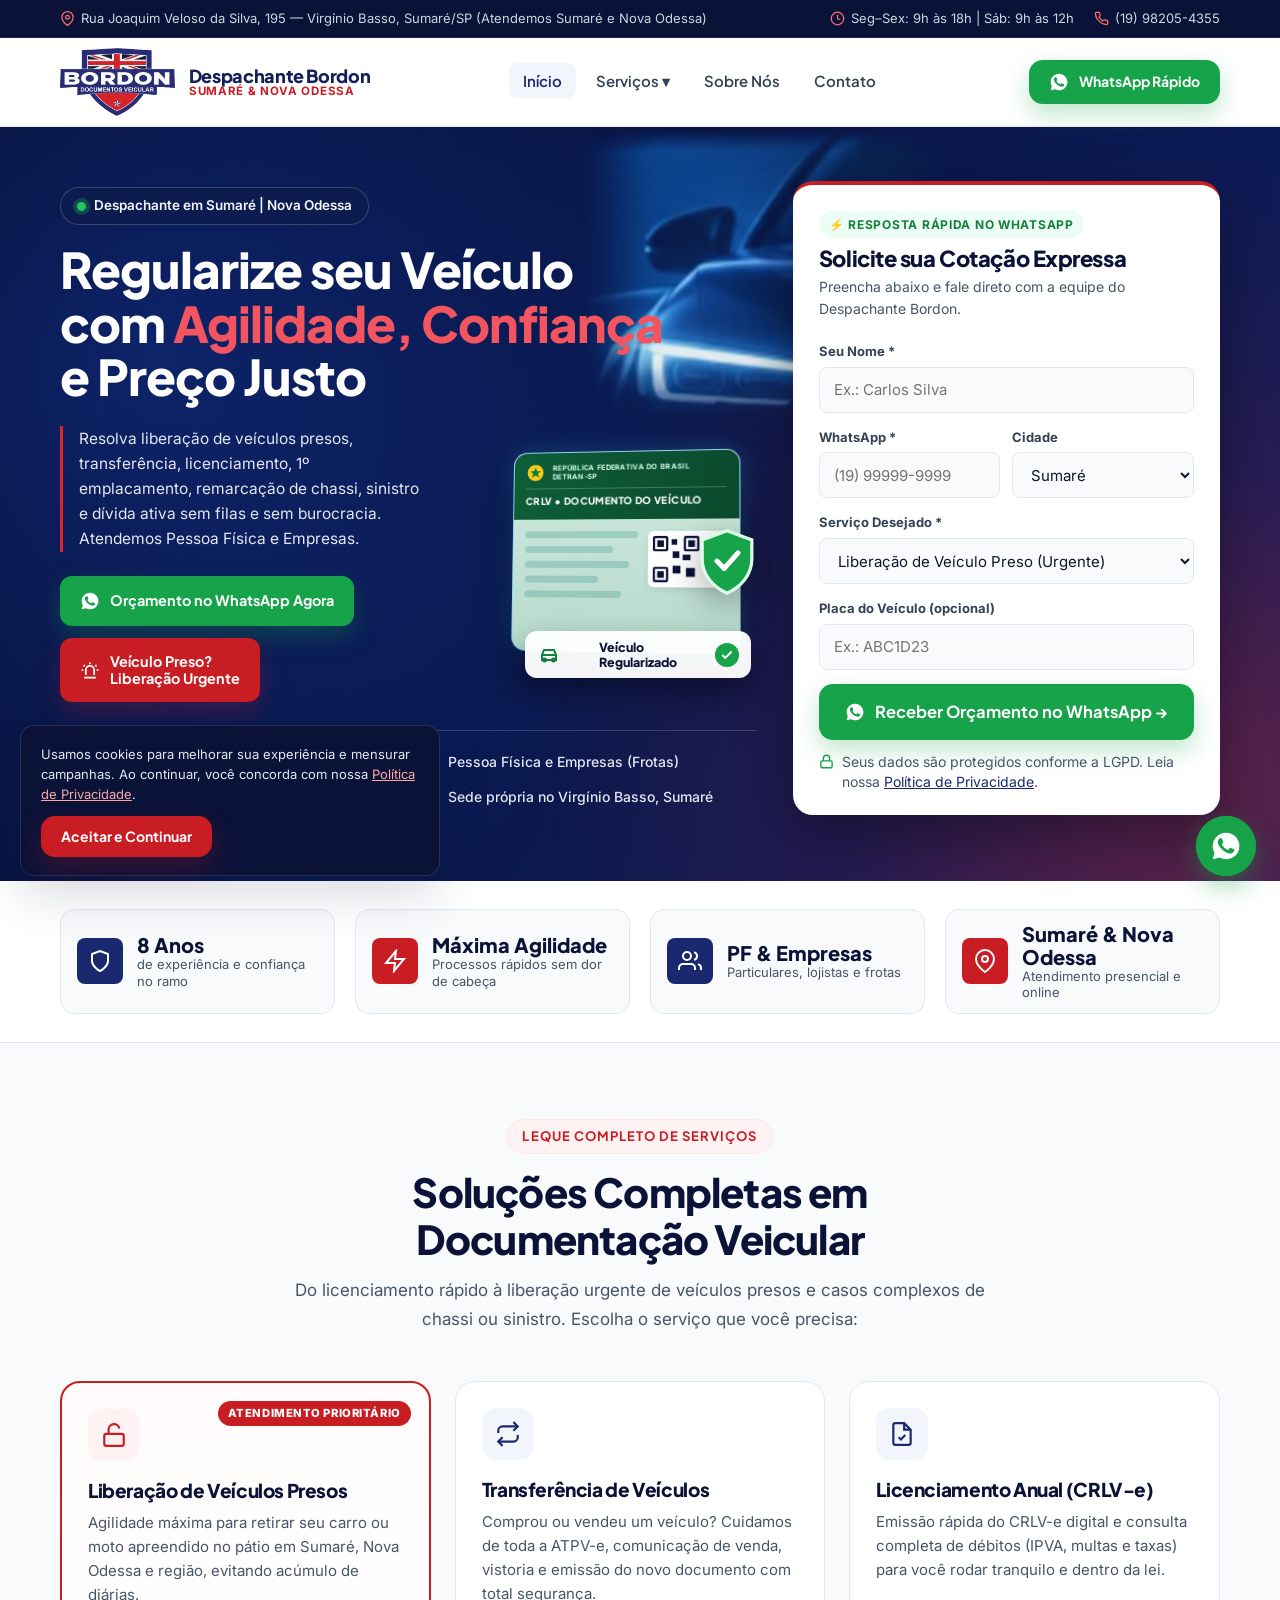
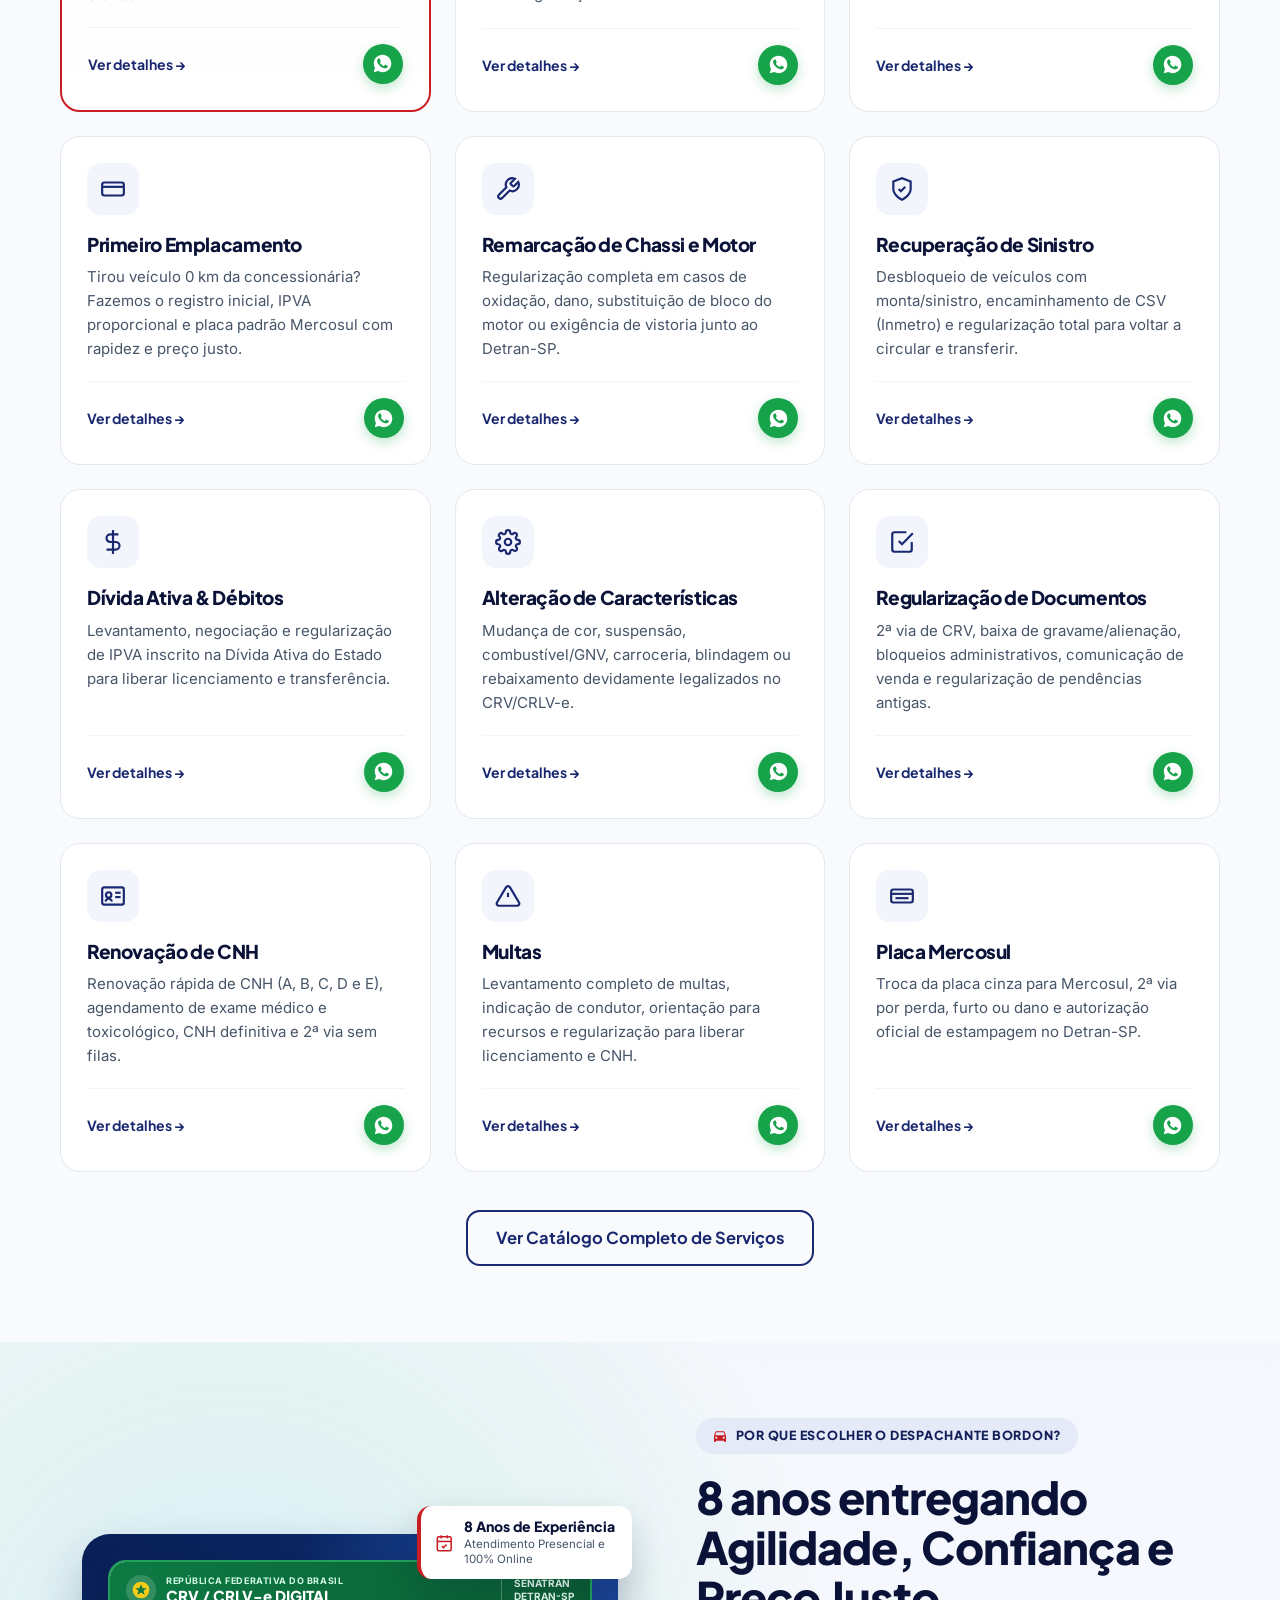
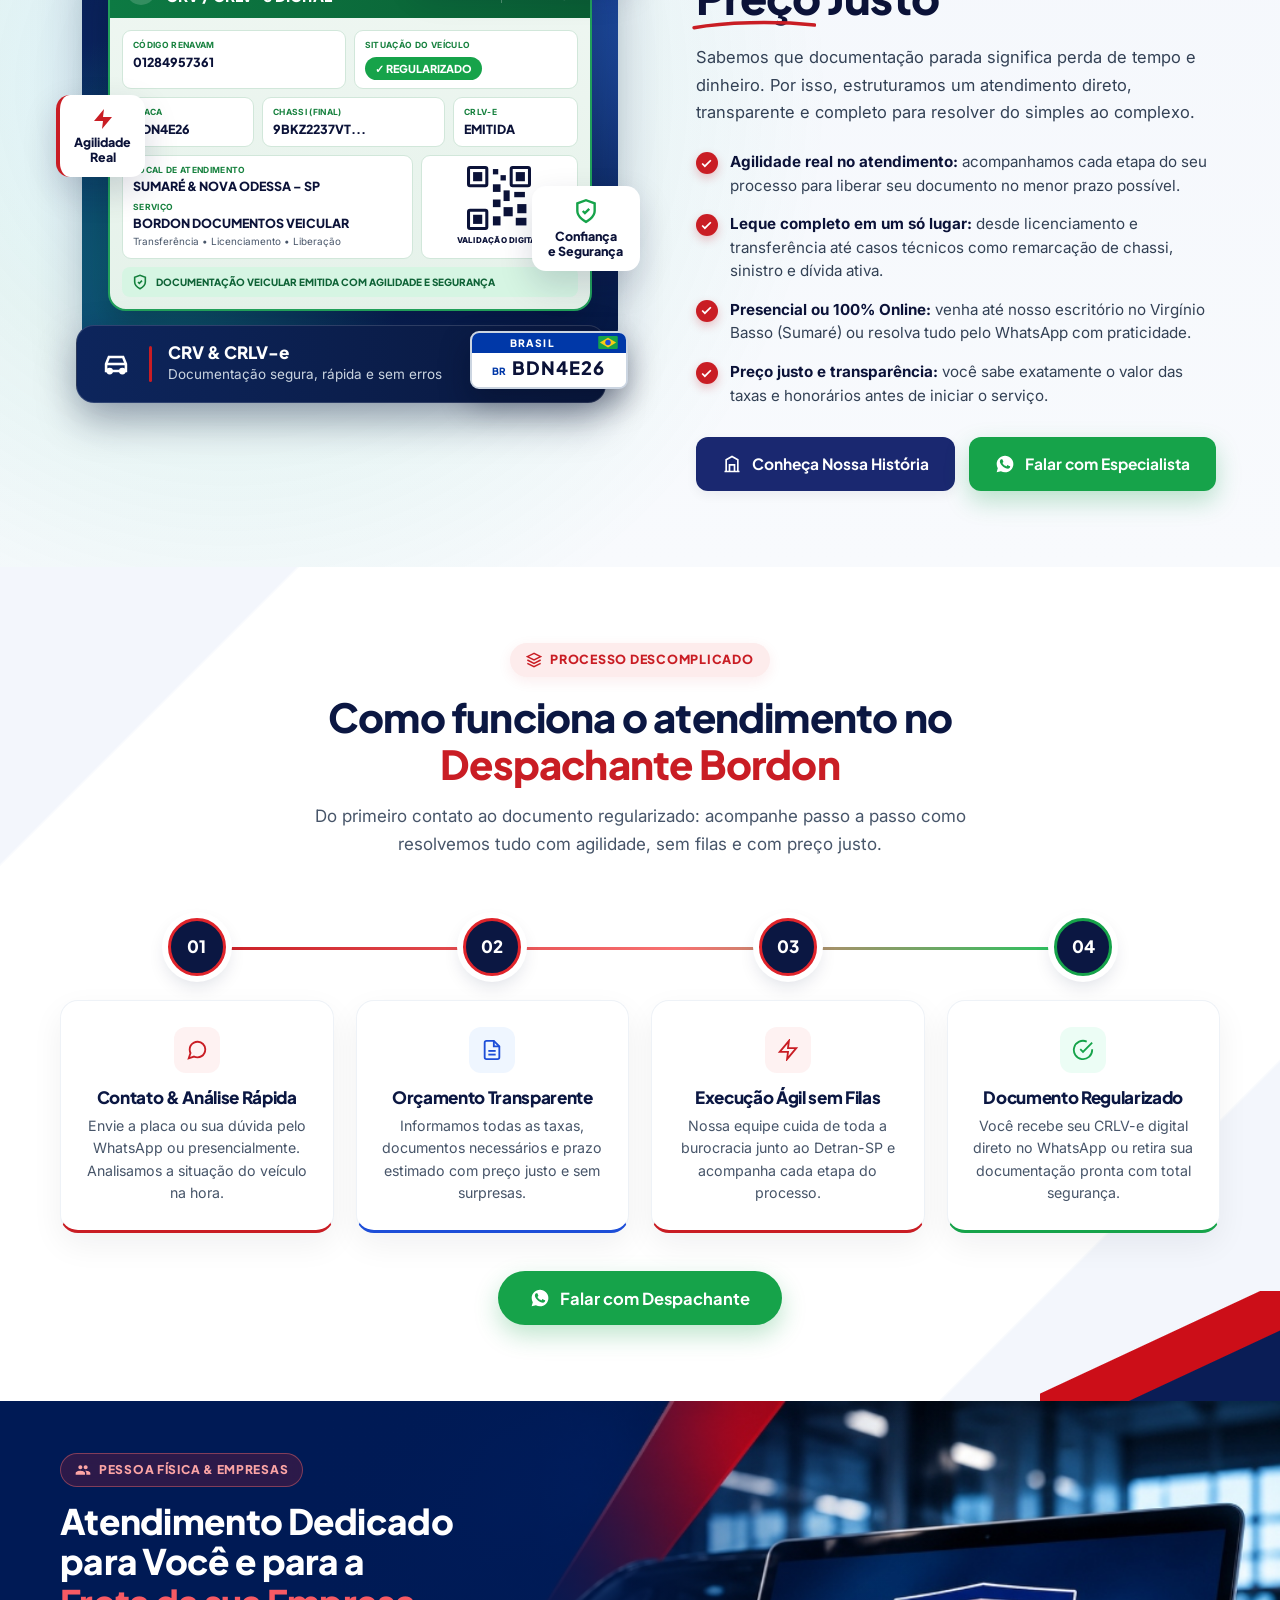
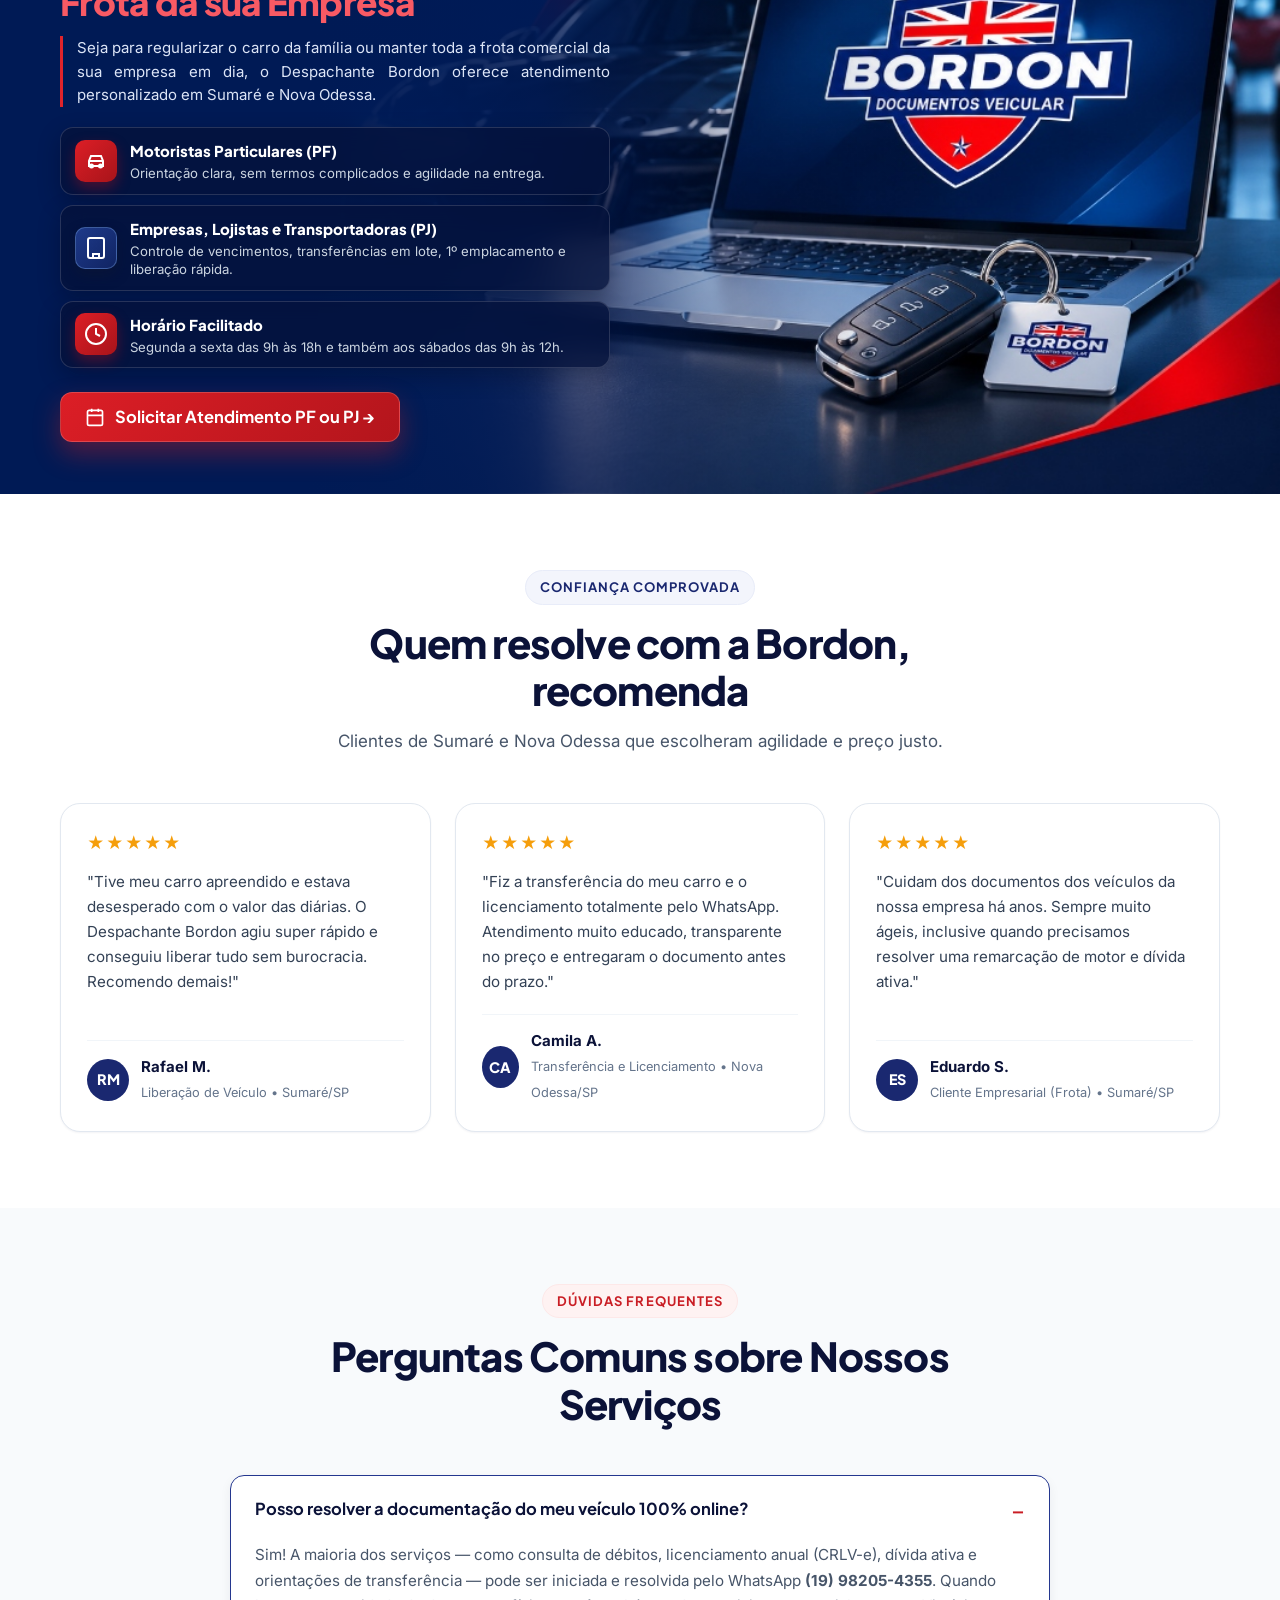
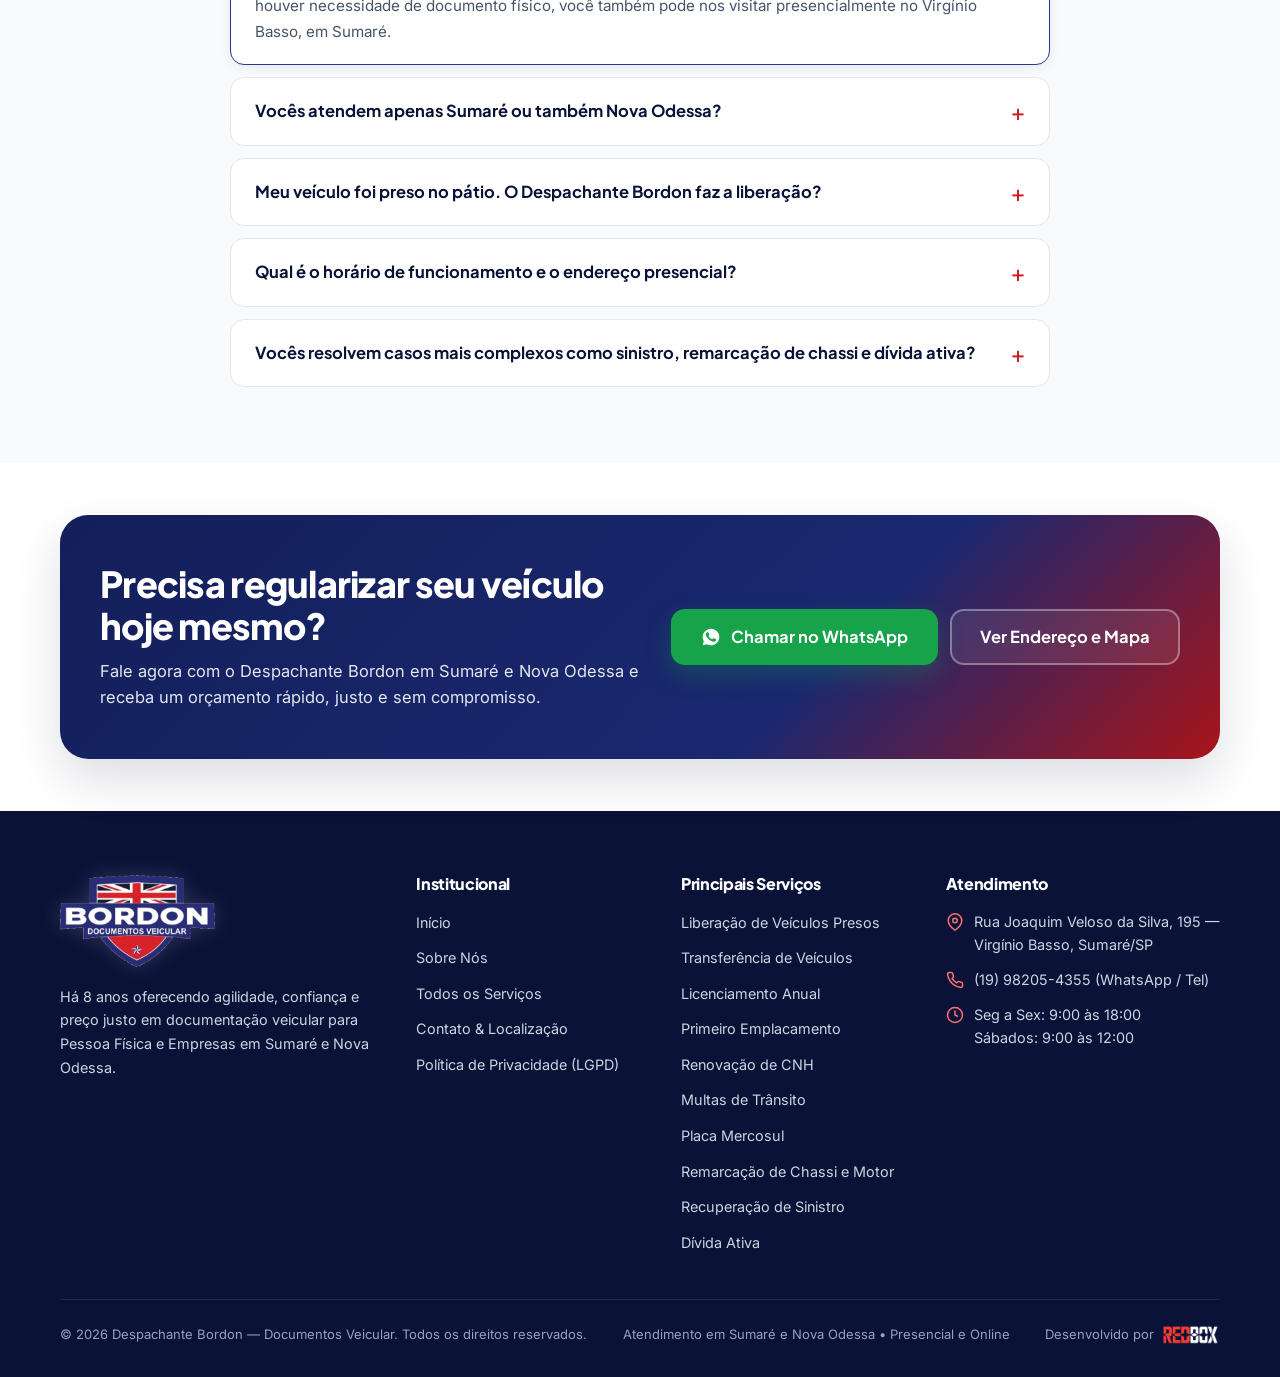
<file: index.html>
<!DOCTYPE html>
<html lang="pt-BR">
<head>
  <meta charset="UTF-8">
  <meta name="viewport" content="width=device-width, initial-scale=1.0">
  <title>Despachante em Sumaré e Nova Odessa | Despachante Bordon</title>
  <meta name="description" content="Despachante em Sumaré e Nova Odessa há 8 anos. Liberação de veículos presos, transferência, licenciamento, 1º emplacamento, sinistro e dívida ativa.">
  <meta name="robots" content="index, follow">
  <meta name="theme-color" content="#1A2870">
  <link rel="canonical" href="https://despachante-bordon.vercel.app/">

  <!-- Open Graph / WhatsApp / Meta Ads -->
  <meta property="og:type" content="website">
  <meta property="og:locale" content="pt_BR">
  <meta property="og:url" content="https://despachante-bordon.vercel.app/">
  <meta property="og:site_name" content="Despachante Bordon">
  <meta property="og:title" content="Despachante em Sumaré e Nova Odessa | Despachante Bordon">
  <meta property="og:description" content="Despachante em Sumaré e Nova Odessa há 8 anos. Agilidade, confiança e preço justo em documentação veicular presencial e 100% online para PF e Empresas.">
  <meta property="og:image" content="https://despachante-bordon.vercel.app/assets/img/og-despachante-bordon.jpg?v=2">
  <meta property="og:image:secure_url" content="https://despachante-bordon.vercel.app/assets/img/og-despachante-bordon.jpg?v=2">
  <meta property="og:image:type" content="image/jpeg">
  <meta property="og:image:width" content="1024">
  <meta property="og:image:height" content="576">
  <meta property="og:image:alt" content="Despachante Bordon — Documentos Veiculares em Sumaré e Nova Odessa">
  <meta itemprop="image" content="https://despachante-bordon.vercel.app/assets/img/og-despachante-bordon.jpg?v=2">

  <!-- Twitter / X Card -->
  <meta name="twitter:card" content="summary_large_image">
  <meta name="twitter:title" content="Despachante em Sumaré e Nova Odessa | Despachante Bordon">
  <meta name="twitter:description" content="Despachante em Sumaré e Nova Odessa há 8 anos. Liberação de veículos presos, transferência, licenciamento, 1º emplacamento, sinistro e dívida ativa.">
  <meta name="twitter:image" content="https://despachante-bordon.vercel.app/assets/img/og-despachante-bordon.jpg?v=2">

  <!-- Performance: Preconnect Google Fonts -->
  <link rel="preconnect" href="https://fonts.googleapis.com">
  <link rel="preconnect" href="https://fonts.gstatic.com" crossorigin>
  <link href="https://fonts.googleapis.com/css2?family=Inter:wght@400;500;600;700&family=Plus+Jakarta+Sans:wght@600;700;800&display=swap" rel="stylesheet">

  <link rel="icon" href="/favicon.ico" sizes="any">
  <link rel="shortcut icon" href="/favicon.ico">
  <link rel="icon" type="image/png" href="https://despachante-bordon.vercel.app/assets/img/logo-bordon.png">
  <link rel="apple-touch-icon" sizes="180x180" href="https://despachante-bordon.vercel.app/assets/img/apple-touch-icon.png">
  <link rel="stylesheet" href="assets/css/styles.css">

  <!-- Schema.org LocalBusiness (SEO Local + Google Ads) -->
  <script type="application/ld+json">
  {
    "@context": "https://schema.org",
    "@type": "ProfessionalService",
    "name": "Despachante Bordon — Documentos Veicular",
    "description": "Despachante de veículos com 8 anos de experiência atendendo Sumaré e Nova Odessa, presencial e online, para Pessoa Física e Empresas.",
    "telephone": "+55-19-98205-4355",
    "priceRange": "$$",
    "address": {
      "@type": "PostalAddress",
      "streetAddress": "Rua Joaquim Veloso da Silva, 195 - Virgínio Basso",
      "addressLocality": "Sumaré",
      "addressRegion": "SP",
      "addressCountry": "BR"
    },
    "areaServed": ["Sumaré", "Nova Odessa"],
    "openingHoursSpecification": [
      {
        "@type": "OpeningHoursSpecification",
        "dayOfWeek": ["Monday", "Tuesday", "Wednesday", "Thursday", "Friday"],
        "opens": "09:00",
        "closes": "18:00"
      },
      {
        "@type": "OpeningHoursSpecification",
        "dayOfWeek": "Saturday",
        "opens": "09:00",
        "closes": "12:00"
      }
    ]
  }
  </script>

  <!--
    TRACKING PRONTO PARA GOOGLE ADS, GTM & META PIXEL:
    Insira abaixo seu snippet do Google Tag Manager (GTM-XXXXXXX) ou Google Tag (AW-XXXXXXX)
    e o Meta Pixel (fbq). Os eventos 'generate_lead', 'whatsapp_click' e 'phone_click'
    já são disparados automaticamente pelo assets/js/main.js.
  -->
</head>
<body>
  <a href="#conteudo" class="skip-link">Pular para o conteúdo principal</a>

  <!-- Top Bar Local -->
  <div class="topbar">
    <div class="container topbar-inner">
      <div class="topbar-group">
        <span class="topbar-item">
          <svg viewBox="0 0 24 24" fill="none" stroke="currentColor" stroke-width="2" aria-hidden="true"><path d="M21 10c0 7-9 13-9 13s-9-6-9-13a9 9 0 0 1 18 0z"/><circle cx="12" cy="10" r="3"/></svg>
          Rua Joaquim Veloso da Silva, 195 — Virgínio Basso, Sumaré/SP (Atendemos Sumaré e Nova Odessa)
        </span>
      </div>
      <div class="topbar-group">
        <span class="topbar-item">
          <svg viewBox="0 0 24 24" fill="none" stroke="currentColor" stroke-width="2" aria-hidden="true"><circle cx="12" cy="12" r="10"/><path d="M12 6v6l4 2"/></svg>
          Seg–Sex: 9h às 18h | Sáb: 9h às 12h
        </span>
        <span class="topbar-item">
          <svg viewBox="0 0 24 24" fill="none" stroke="currentColor" stroke-width="2" aria-hidden="true"><path d="M22 16.92v3a2 2 0 0 1-2.18 2 19.79 19.79 0 0 1-8.63-3.07 19.5 19.5 0 0 1-6-6 19.79 19.79 0 0 1-3.07-8.67A2 2 0 0 1 4.11 2h3a2 2 0 0 1 2 1.72c.127.96.361 1.903.7 2.81a2 2 0 0 1-.45 2.11L8.09 9.91a16 16 0 0 0 6 6l1.27-1.27a2 2 0 0 1 2.11-.45c.907.339 1.85.573 2.81.7A2 2 0 0 1 22 16.92z"/></svg>
          <a href="tel:+5519982054355" data-track="phone" data-label="topbar_phone">(19) 98205-4355</a>
        </span>
      </div>
    </div>
  </div>

  <!-- Header -->
  <header class="site-header">
    <div class="container header-inner">
      <a href="/" class="brand-logo" aria-label="Despachante Bordon — Página Inicial">
        <img src="assets/img/logo-bordon.png" alt="Logotipo Despachante Bordon Documentos Veicular" width="115" height="68">
        <div class="brand-text">
          <span class="brand-name">Despachante Bordon</span>
          <span class="brand-sub">Sumaré &amp; Nova Odessa</span>
        </div>
      </a>

      <nav class="nav-desktop" aria-label="Navegação Principal">
        <ul class="nav-links">
          <li><a href="/" class="nav-link active">Início</a></li>
          <li class="nav-dropdown">
            <a href="/servicos" class="nav-link">Serviços ▾</a>
            <div class="nav-dropdown-menu" role="menu">
              <a href="/servicos/liberacao-de-veiculos">Liberação de Veículos Presos <span class="nav-badge-urgent">Urgente</span></a>
              <a href="/servicos/transferencia-de-veiculos">Transferência de Veículos</a>
              <a href="/servicos/licenciamento">Licenciamento Anual (CRLV-e)</a>
              <a href="/servicos/primeiro-emplacamento">Primeiro Emplacamento</a>
              <a href="/servicos/renovacao-cnh">Renovação de CNH</a>
              <a href="/servicos/multas">Multas de Trânsito</a>
              <a href="/servicos/placa-mercosul">Placa Mercosul</a>
              <a href="/servicos/remarcacao-chassi-motor">Remarcação de Chassi e Motor</a>
              <a href="/servicos/recuperacao-de-sinistro">Recuperação de Sinistro</a>
              <a href="/servicos/divida-ativa">Dívida Ativa &amp; Débitos</a>
              <a href="/servicos">Ver todos os serviços →</a>
            </div>
          </li>
          <li><a href="/sobre" class="nav-link">Sobre Nós</a></li>
          <li><a href="/contato" class="nav-link">Contato</a></li>
        </ul>
      </nav>

      <div class="header-actions">
        <a href="https://wa.me/5519982054355?text=Ol%C3%A1%2C%20Despachante%20Bordon!%20Gostaria%20de%20um%20or%C3%A7amento%20para%20meu%20ve%C3%ADculo."
           target="_blank" rel="noopener noreferrer"
           class="btn btn-wa btn-sm"
           data-track="whatsapp" data-label="header_cta" data-service="geral">
          <svg viewBox="0 0 24 24" fill="currentColor" aria-hidden="true"><path d="M12.031 2C6.51 2 2.02 6.49 2.02 12.01c0 1.77.46 3.5 1.34 5.02L2 22l5.12-1.34a9.98 9.98 0 0 0 4.91 1.29h.01c5.52 0 10.01-4.49 10.01-10.01S17.55 2 12.03 2zm5.82 14.13c-.25.7-1.44 1.34-1.99 1.42-.52.08-1.18.11-1.91-.12-.44-.14-1-.33-1.72-.64-3.03-1.31-5.01-4.38-5.16-4.58-.15-.2-1.23-1.64-1.23-3.13 0-1.49.78-2.22 1.06-2.52.28-.3.61-.38.81-.38.2 0 .41.01.58.01.19.01.44-.07.69.53.25.6.86 2.1.94 2.25.08.15.13.33.03.53-.1.2-.15.33-.3.5-.15.18-.32.39-.45.53-.15.15-.31.32-.13.62.18.3.79 1.3 1.69 2.11 1.16 1.03 2.14 1.35 2.44 1.5.3.15.48.13.66-.08.18-.2.76-.88.96-1.18.2-.3.41-.25.68-.15.28.1 1.77.83 2.07.98.3.15.5.23.58.35.07.13.07.73-.18 1.43z"/></svg>
          WhatsApp Rápido
        </a>
        <button class="mobile-menu-btn" type="button" aria-label="Abrir menu" aria-expanded="false" aria-controls="mobile-nav">
          <svg width="24" height="24" viewBox="0 0 24 24" fill="none" stroke="currentColor" stroke-width="2.2"><line x1="3" y1="6" x2="21" y2="6"/><line x1="3" y1="12" x2="21" y2="12"/><line x1="3" y1="18" x2="21" y2="18"/></svg>
        </button>
      </div>
    </div>
  </header>

  <!-- Mobile Navigation Drawer -->
  <nav id="mobile-nav" class="mobile-nav" aria-label="Menu Mobile">
    <div class="mobile-nav-list">
      <a href="/">Início</a>
      <a href="/servicos">Todos os Serviços</a>
      <a href="/servicos/liberacao-de-veiculos" class="sub-item">Liberação de Veículos Presos</a>
      <a href="/servicos/transferencia-de-veiculos" class="sub-item">Transferência de Veículos</a>
      <a href="/servicos/licenciamento" class="sub-item">Licenciamento Anual</a>
      <a href="/servicos/primeiro-emplacamento" class="sub-item">Primeiro Emplacamento</a>
      <a href="/servicos/renovacao-cnh" class="sub-item">Renovação de CNH</a>
      <a href="/servicos/multas" class="sub-item">Multas de Trânsito</a>
      <a href="/servicos/placa-mercosul" class="sub-item">Placa Mercosul</a>
      <a href="/servicos/remarcacao-chassi-motor" class="sub-item">Remarcação de Chassi e Motor</a>
      <a href="/servicos/recuperacao-de-sinistro" class="sub-item">Recuperação de Sinistro</a>
      <a href="/servicos/divida-ativa" class="sub-item">Dívida Ativa</a>
      <a href="/sobre">Sobre Nós (8 Anos)</a>
      <a href="/contato">Contato &amp; Endereço</a>
    </div>
    <a href="https://wa.me/5519982054355?text=Ol%C3%A1%2C%20Despachante%20Bordon!%20Preciso%20de%20atendimento."
       target="_blank" rel="noopener noreferrer"
       class="btn btn-wa btn-block" data-track="whatsapp" data-label="mobile_drawer">
      <svg viewBox="0 0 24 24" fill="currentColor" aria-hidden="true"><path d="M12.031 2C6.51 2 2.02 6.49 2.02 12.01c0 1.77.46 3.5 1.34 5.02L2 22l5.12-1.34a9.98 9.98 0 0 0 4.91 1.29h.01c5.52 0 10.01-4.49 10.01-10.01S17.55 2 12.03 2zm5.82 14.13c-.25.7-1.44 1.34-1.99 1.42-.52.08-1.18.11-1.91-.12-.44-.14-1-.33-1.72-.64-3.03-1.31-5.01-4.38-5.16-4.58-.15-.2-1.23-1.64-1.23-3.13 0-1.49.78-2.22 1.06-2.52.28-.3.61-.38.81-.38.2 0 .41.01.58.01.19.01.44-.07.69.53.25.6.86 2.1.94 2.25.08.15.13.33.03.53-.1.2-.15.33-.3.5-.15.18-.32.39-.45.53-.15.15-.31.32-.13.62.18.3.79 1.3 1.69 2.11 1.16 1.03 2.14 1.35 2.44 1.5.3.15.48.13.66-.08.18-.2.76-.88.96-1.18.2-.3.41-.25.68-.15.28.1 1.77.83 2.07.98.3.15.5.23.58.35.07.13.07.73-.18 1.43z"/></svg> Falar no WhatsApp (19) 98205-4355
    </a>
  </nav>
  <main id="conteudo">
    <!-- HERO SECTION (Alta Conversão Google Ads & Meta Ads) -->
    <section class="hero">
      <img src="assets/img/hero-car-real.png" alt="" class="hero-car-bg" width="375" height="310" fetchpriority="high" aria-hidden="true">

      <div class="container hero-grid">
        <div class="hero-left">
          <div class="hero-badge">
            <span class="hero-badge-dot" aria-hidden="true"></span>
            Despachante em Sumaré | Nova Odessa
          </div>
          <h1>Regularize seu Veículo<br>com <span>Agilidade, Confiança</span><br>e Preço Justo</h1>

          <div class="hero-mid-row">
            <div>
              <p class="hero-lead">
                Resolva liberação de veículos presos, transferência, licenciamento, 1º emplacamento, remarcação de chassi, sinistro e dívida ativa sem filas e sem burocracia. Atendemos Pessoa Física e Empresas.
              </p>

              <div class="hero-cta-row">
                <a href="https://wa.me/5519982054355?text=Ol%C3%A1%2C%20Despachante%20Bordon!%20Quero%20um%20or%C3%A7amento%20r%C3%A1pido%20para%20meu%20ve%C3%ADculo."
                   target="_blank" rel="noopener noreferrer"
                   class="btn btn-wa hero-btn-wa"
                   data-track="whatsapp" data-label="hero_primary_cta" data-service="orcamento_hero">
                  <span class="hero-btn-icon" aria-hidden="true"><svg viewBox="0 0 24 24" fill="currentColor"><path d="M12.031 2C6.51 2 2.02 6.49 2.02 12.01c0 1.77.46 3.5 1.34 5.02L2 22l5.12-1.34a9.98 9.98 0 0 0 4.91 1.29h.01c5.52 0 10.01-4.49 10.01-10.01S17.55 2 12.03 2zm5.82 14.13c-.25.7-1.44 1.34-1.99 1.42-.52.08-1.18.11-1.91-.12-.44-.14-1-.33-1.72-.64-3.03-1.31-5.01-4.38-5.16-4.58-.15-.2-1.23-1.64-1.23-3.13 0-1.49.78-2.22 1.06-2.52.28-.3.61-.38.81-.38.2 0 .41.01.58.01.19.01.44-.07.69.53.25.6.86 2.1.94 2.25.08.15.13.33.03.53-.1.2-.15.33-.3.5-.15.18-.32.39-.45.53-.15.15-.31.32-.13.62.18.3.79 1.3 1.69 2.11 1.16 1.03 2.14 1.35 2.44 1.5.3.15.48.13.66-.08.18-.2.76-.88.96-1.18.2-.3.41-.25.68-.15.28.1 1.77.83 2.07.98.3.15.5.23.58.35.07.13.07.73-.18 1.43z"/></svg></span>
                  <span class="hero-btn-label">Orçamento no WhatsApp Agora</span>
                  <span class="hero-btn-arrow" aria-hidden="true">›</span>
                </a>
                <a href="/servicos/liberacao-de-veiculos" class="btn btn-red hero-btn-urgent">
                  <span class="hero-btn-icon" aria-hidden="true"><svg viewBox="0 0 24 24" fill="none" stroke="currentColor" stroke-width="2.1"><path d="M7 18v-6a5 5 0 0 1 10 0v6"/><path d="M5 21h14"/><path d="M12 3v2"/><path d="M4.22 6.22l1.42 1.42"/><path d="M19.78 6.22l-1.42 1.42"/><path d="M2 12h2"/><path d="M20 12h2"/></svg></span>
                  <span class="hero-btn-label">Veículo Preso?<br>Liberação Urgente</span>
                  <span class="hero-btn-arrow" aria-hidden="true">›</span>
                </a>
              </div>
            </div>

            <!-- Cartão CRLV Flutuante + Escudo Verde + Veículo Regularizado -->
            <div class="hero-crlv-wrap" aria-hidden="true">
              <div class="hero-crlv-card">
                <div class="hero-crlv-head">
                  <div class="hero-crlv-head-top">
                    <svg width="20" height="20" viewBox="0 0 24 24"><circle cx="12" cy="12" r="10" fill="#FACC15"/><polygon points="12,5 14,10 19,10 15,13 16.5,18 12,15 7.5,18 9,13 5,10 10,10" fill="#0D7A43"/></svg>
                    <small>REPÚBLICA FEDERATIVA DO BRASIL<br>DETRAN-SP</small>
                  </div>
                  <div class="hero-crlv-head-sub">CRLV • DOCUMENTO DO VEÍCULO</div>
                </div>
                <div class="hero-crlv-body">
                  <div class="hero-crlv-lines">
                    <span></span><span></span><span></span><span></span><span></span>
                  </div>
                  <div class="hero-crlv-qr">
                    <svg width="46" height="46" viewBox="0 0 84 84" fill="#0B1238">
                      <rect x="2" y="2" width="24" height="24" rx="2" fill="none" stroke="#0B1238" stroke-width="4"/><rect x="8" y="8" width="12" height="12"/>
                      <rect x="58" y="2" width="24" height="24" rx="2" fill="none" stroke="#0B1238" stroke-width="4"/><rect x="64" y="8" width="12" height="12"/>
                      <rect x="2" y="58" width="24" height="24" rx="2" fill="none" stroke="#0B1238" stroke-width="4"/><rect x="8" y="64" width="12" height="12"/>
                      <rect x="34" y="6" width="10" height="10"/><rect x="36" y="28" width="12" height="12"/>
                      <rect x="54" y="34" width="14" height="10"/><rect x="36" y="54" width="14" height="14"/>
                      <rect x="60" y="58" width="16" height="16"/>
                    </svg>
                  </div>
                </div>
              </div>

              <!-- Escudo verde brilhante -->
              <svg class="hero-crlv-shield" viewBox="0 0 64 74" fill="none">
                <path d="M32 3L59 13V34C59 51 47 64 32 71C17 64 5 51 5 34V13L32 3Z" fill="#16A34A" stroke="#DCFCE7" stroke-width="3.5"/>
                <path d="M21 36L29 44L44 27" stroke="#FFFFFF" stroke-width="5.5" stroke-linecap="round" stroke-linejoin="round"/>
              </svg>

              <!-- Selo Veículo Regularizado -->
              <div class="hero-crlv-pill">
                <svg width="24" height="24" viewBox="0 0 24 24" fill="none" stroke="#15803D" stroke-width="2"><path d="M5 17h14v-5l-2-5H7l-2 5v5z"/><circle cx="7.5" cy="17" r="1.5"/><circle cx="16.5" cy="17" r="1.5"/><path d="M5 12h14"/></svg>
                <strong>Veículo<br>Regularizado</strong>
                <span class="hero-crlv-pill-check">
                  <svg width="14" height="14" viewBox="0 0 24 24" fill="none" stroke="currentColor" stroke-width="3.2"><polyline points="20 6 9 17 4 12"/></svg>
                </span>
              </div>
            </div>
          </div>

          <div class="hero-trust-list">
            <div class="hero-trust-item">
              <span class="hero-trust-dot" aria-hidden="true"><svg width="12" height="12" viewBox="0 0 24 24" fill="none" stroke="currentColor" stroke-width="3.2"><polyline points="20 6 9 17 4 12"/></svg></span>
              Atendimento Presencial e Online
            </div>
            <div class="hero-trust-item">
              <span class="hero-trust-dot" aria-hidden="true"><svg width="12" height="12" viewBox="0 0 24 24" fill="none" stroke="currentColor" stroke-width="3.2"><polyline points="20 6 9 17 4 12"/></svg></span>
              Pessoa Física e Empresas (Frotas)
            </div>
            <div class="hero-trust-item">
              <span class="hero-trust-dot" aria-hidden="true"><svg width="12" height="12" viewBox="0 0 24 24" fill="none" stroke="currentColor" stroke-width="3.2"><polyline points="20 6 9 17 4 12"/></svg></span>
              Orçamento transparente e preço justo
            </div>
            <div class="hero-trust-item">
              <span class="hero-trust-dot" aria-hidden="true"><svg width="12" height="12" viewBox="0 0 24 24" fill="none" stroke="currentColor" stroke-width="3.2"><polyline points="20 6 9 17 4 12"/></svg></span>
              Sede própria no Virgínio Basso, Sumaré
            </div>
          </div>
        </div>

        <!-- Formulário de Cotação Expressa (Máxima Conversão Ads) -->
        <div class="lead-card" id="cotacao">
          <div class="lead-card-header">
            <span class="lead-card-tag">⚡ Resposta Rápida no WhatsApp</span>
            <h2>Solicite sua Cotação Expressa</h2>
            <p>Preencha abaixo e fale direto com a equipe do Despachante Bordon.</p>
          </div>
          <form data-bordon-form="hero_quote">
            <div class="form-group">
              <label class="form-label" for="hero-nome">Seu Nome *</label>
              <input class="form-control" type="text" id="hero-nome" name="nome" placeholder="Ex.: Carlos Silva" required autocomplete="name">
            </div>
            <div class="form-row-2">
              <div class="form-group">
                <label class="form-label" for="hero-tel">WhatsApp *</label>
                <input class="form-control" type="tel" id="hero-tel" name="telefone" placeholder="(19) 99999-9999" required autocomplete="tel">
              </div>
              <div class="form-group">
                <label class="form-label" for="hero-cidade">Cidade</label>
                <select class="form-control" id="hero-cidade" name="cidade">
                  <option value="Sumaré">Sumaré</option>
                  <option value="Nova Odessa">Nova Odessa</option>
                  <option value="Outra cidade da região">Outra cidade</option>
                </select>
              </div>
            </div>
            <div class="form-group">
              <label class="form-label" for="hero-servico">Serviço Desejado *</label>
              <select class="form-control" id="hero-servico" name="servico" required>
                <option value="Liberação de Veículo Preso">Liberação de Veículo Preso (Urgente)</option>
                <option value="Transferência de Veículo">Transferência de Veículo</option>
                <option value="Licenciamento Anual (CRLV-e)">Licenciamento Anual (CRLV-e)</option>
                <option value="Primeiro Emplacamento">Primeiro Emplacamento</option>
                <option value="Alteração de Características">Alteração de Características</option>
                <option value="Regularização de Documentos (CRV)">Regularização de Documentos</option>
                <option value="Remarcação de Chassi e Motor">Remarcação de Chassi e Motor</option>
                <option value="Recuperação de Sinistro">Recuperação de Sinistro</option>
                <option value="Dívida Ativa e Débitos">Dívida Ativa e Débitos</option>
                <option value="Renovação de CNH">Renovação de CNH</option>
                <option value="Multas de Trânsito">Multas de Trânsito</option>
                <option value="Placa Mercosul">Placa Mercosul</option>
                <option value="Outros Serviços / Empresas">Outros Serviços / Frotas PJ</option>
              </select>
            </div>
            <div class="form-group">
              <label class="form-label" for="hero-placa">Placa do Veículo (opcional)</label>
              <input class="form-control" type="text" id="hero-placa" name="placa" placeholder="Ex.: ABC1D23" maxlength="8">
            </div>
            <button type="submit" class="btn btn-wa btn-block btn-lg"><svg viewBox="0 0 24 24" fill="currentColor" aria-hidden="true"><path d="M12.031 2C6.51 2 2.02 6.49 2.02 12.01c0 1.77.46 3.5 1.34 5.02L2 22l5.12-1.34a9.98 9.98 0 0 0 4.91 1.29h.01c5.52 0 10.01-4.49 10.01-10.01S17.55 2 12.03 2zm5.82 14.13c-.25.7-1.44 1.34-1.99 1.42-.52.08-1.18.11-1.91-.12-.44-.14-1-.33-1.72-.64-3.03-1.31-5.01-4.38-5.16-4.58-.15-.2-1.23-1.64-1.23-3.13 0-1.49.78-2.22 1.06-2.52.28-.3.61-.38.81-.38.2 0 .41.01.58.01.19.01.44-.07.69.53.25.6.86 2.1.94 2.25.08.15.13.33.03.53-.1.2-.15.33-.3.5-.15.18-.32.39-.45.53-.15.15-.31.32-.13.62.18.3.79 1.3 1.69 2.11 1.16 1.03 2.14 1.35 2.44 1.5.3.15.48.13.66-.08.18-.2.76-.88.96-1.18.2-.3.41-.25.68-.15.28.1 1.77.83 2.07.98.3.15.5.23.58.35.07.13.07.73-.18 1.43z"/></svg> Receber Orçamento no WhatsApp →</button>
            <div class="form-feedback" aria-live="polite"></div>
            <p class="form-privacy-row">
              <svg width="15" height="15" viewBox="0 0 24 24" fill="none" stroke="#16A34A" stroke-width="2.2" style="flex-shrink:0; margin-top:2px;" aria-hidden="true"><rect x="3" y="11" width="18" height="11" rx="2"/><path d="M7 11V7a5 5 0 0 1 10 0v4"/></svg>
              <span>Seus dados são protegidos conforme a LGPD. Leia nossa <a href="/politica-de-privacidade">Política de Privacidade</a>.</span>
            </p>
          </form>
        </div>
      </div>
    </section>

    <!-- FAIXA DE AUTORIDADE -->
    <section class="stats-strip" aria-label="Nossos números e diferenciais">
      <div class="container stats-grid">
        <div class="stat-item">
          <div class="stat-icon">
            <svg width="24" height="24" viewBox="0 0 24 24" fill="none" stroke="currentColor" stroke-width="2"><path d="M12 22s8-4 8-10V5l-8-3-8 3v7c0 6 8 10 8 10z"/></svg>
          </div>
          <div>
            <div class="stat-value">8 Anos</div>
            <div class="stat-label">de experiência e confiança no ramo</div>
          </div>
        </div>
        <div class="stat-item">
          <div class="stat-icon red">
            <svg width="24" height="24" viewBox="0 0 24 24" fill="none" stroke="currentColor" stroke-width="2"><polygon points="13 2 3 14 12 14 11 22 21 10 12 10 13 2"/></svg>
          </div>
          <div>
            <div class="stat-value">Máxima Agilidade</div>
            <div class="stat-label">Processos rápidos sem dor de cabeça</div>
          </div>
        </div>
        <div class="stat-item">
          <div class="stat-icon">
            <svg width="24" height="24" viewBox="0 0 24 24" fill="none" stroke="currentColor" stroke-width="2"><path d="M17 21v-2a4 4 0 0 0-4-4H5a4 4 0 0 0-4 4v2"/><circle cx="9" cy="7" r="4"/><path d="M23 21v-2a4 4 0 0 0-3-3.87"/><path d="M16 3.13a4 4 0 0 1 0 7.75"/></svg>
          </div>
          <div>
            <div class="stat-value">PF &amp; Empresas</div>
            <div class="stat-label">Particulares, lojistas e frotas</div>
          </div>
        </div>
        <div class="stat-item">
          <div class="stat-icon red">
            <svg width="24" height="24" viewBox="0 0 24 24" fill="none" stroke="currentColor" stroke-width="2"><path d="M21 10c0 7-9 13-9 13s-9-6-9-13a9 9 0 0 1 18 0z"/><circle cx="12" cy="10" r="3"/></svg>
          </div>
          <div>
            <div class="stat-value">Sumaré &amp; Nova Odessa</div>
            <div class="stat-label">Atendimento presencial e online</div>
          </div>
        </div>
      </div>
    </section>

    <!-- CATÁLOGO COMPLETO DE SERVIÇOS -->
    <section class="section bg-light" id="servicos">
      <div class="container">
        <div class="section-header centered">
          <span class="eyebrow">Leque Completo de Serviços</span>
          <h2 class="section-title">Soluções Completas em Documentação Veicular</h2>
          <p class="section-subtitle">
            Do licenciamento rápido à liberação urgente de veículos presos e casos complexos de chassi ou sinistro. Escolha o serviço que você precisa:
          </p>
        </div>

        <div class="services-grid">
          <!-- Serviço 1: Destaque Urgência -->
          <article class="service-card featured">
            <span class="service-card-badge">Atendimento Prioritário</span>
            <div class="service-icon">
              <svg width="26" height="26" viewBox="0 0 24 24" fill="none" stroke="currentColor" stroke-width="2"><rect x="3" y="11" width="18" height="11" rx="2"/><path d="M7 11V7a5 5 0 0 1 9.9-1"/></svg>
            </div>
            <h3>Liberação de Veículos Presos</h3>
            <p>Agilidade máxima para retirar seu carro ou moto apreendido no pátio em Sumaré, Nova Odessa e região, evitando acúmulo de diárias.</p>
            <div class="service-card-actions">
              <a href="/servicos/liberacao-de-veiculos" class="service-link">Ver detalhes →</a>
              <a href="https://wa.me/5519982054355?text=Ol%C3%A1%2C%20preciso%20de%20ajuda%20urgente%20para%20Libera%C3%A7%C3%A3o%20de%20Ve%C3%ADculo%20Preso." target="_blank" rel="noopener noreferrer" class="service-wa-mini" aria-label="Falar no WhatsApp" title="Falar no WhatsApp" data-track="whatsapp" data-service="liberacao"><svg viewBox="0 0 24 24" fill="currentColor" aria-hidden="true"><path d="M12.031 2C6.51 2 2.02 6.49 2.02 12.01c0 1.77.46 3.5 1.34 5.02L2 22l5.12-1.34a9.98 9.98 0 0 0 4.91 1.29h.01c5.52 0 10.01-4.49 10.01-10.01S17.55 2 12.03 2zm5.82 14.13c-.25.7-1.44 1.34-1.99 1.42-.52.08-1.18.11-1.91-.12-.44-.14-1-.33-1.72-.64-3.03-1.31-5.01-4.38-5.16-4.58-.15-.2-1.23-1.64-1.23-3.13 0-1.49.78-2.22 1.06-2.52.28-.3.61-.38.81-.38.2 0 .41.01.58.01.19.01.44-.07.69.53.25.6.86 2.1.94 2.25.08.15.13.33.03.53-.1.2-.15.33-.3.5-.15.18-.32.39-.45.53-.15.15-.31.32-.13.62.18.3.79 1.3 1.69 2.11 1.16 1.03 2.14 1.35 2.44 1.5.3.15.48.13.66-.08.18-.2.76-.88.96-1.18.2-.3.41-.25.68-.15.28.1 1.77.83 2.07.98.3.15.5.23.58.35.07.13.07.73-.18 1.43z"/></svg></a>
            </div>
          </article>

          <!-- Serviço 2 -->
          <article class="service-card">
            <div class="service-icon">
              <svg width="26" height="26" viewBox="0 0 24 24" fill="none" stroke="currentColor" stroke-width="2"><polyline points="17 1 21 5 17 9"/><path d="M3 11V9a4 4 0 0 1 4-4h14"/><polyline points="7 23 3 19 7 15"/><path d="M21 13v2a4 4 0 0 1-4 4H3"/></svg>
            </div>
            <h3>Transferência de Veículos</h3>
            <p>Comprou ou vendeu um veículo? Cuidamos de toda a ATPV-e, comunicação de venda, vistoria e emissão do novo documento com total segurança.</p>
            <div class="service-card-actions">
              <a href="/servicos/transferencia-de-veiculos" class="service-link">Ver detalhes →</a>
              <a href="https://wa.me/5519982054355?text=Ol%C3%A1%2C%20quero%20um%20or%C3%A7amento%20para%20Transfer%C3%AAncia%20de%20Ve%C3%ADculo." target="_blank" rel="noopener noreferrer" class="service-wa-mini" aria-label="Falar no WhatsApp" title="Falar no WhatsApp" data-track="whatsapp" data-service="transferencia"><svg viewBox="0 0 24 24" fill="currentColor" aria-hidden="true"><path d="M12.031 2C6.51 2 2.02 6.49 2.02 12.01c0 1.77.46 3.5 1.34 5.02L2 22l5.12-1.34a9.98 9.98 0 0 0 4.91 1.29h.01c5.52 0 10.01-4.49 10.01-10.01S17.55 2 12.03 2zm5.82 14.13c-.25.7-1.44 1.34-1.99 1.42-.52.08-1.18.11-1.91-.12-.44-.14-1-.33-1.72-.64-3.03-1.31-5.01-4.38-5.16-4.58-.15-.2-1.23-1.64-1.23-3.13 0-1.49.78-2.22 1.06-2.52.28-.3.61-.38.81-.38.2 0 .41.01.58.01.19.01.44-.07.69.53.25.6.86 2.1.94 2.25.08.15.13.33.03.53-.1.2-.15.33-.3.5-.15.18-.32.39-.45.53-.15.15-.31.32-.13.62.18.3.79 1.3 1.69 2.11 1.16 1.03 2.14 1.35 2.44 1.5.3.15.48.13.66-.08.18-.2.76-.88.96-1.18.2-.3.41-.25.68-.15.28.1 1.77.83 2.07.98.3.15.5.23.58.35.07.13.07.73-.18 1.43z"/></svg></a>
            </div>
          </article>

          <!-- Serviço 3 -->
          <article class="service-card">
            <div class="service-icon">
              <svg width="26" height="26" viewBox="0 0 24 24" fill="none" stroke="currentColor" stroke-width="2"><path d="M14 2H6a2 2 0 0 0-2 2v16a2 2 0 0 0 2 2h12a2 2 0 0 0 2-2V8z"/><polyline points="14 2 14 8 20 8"/><path d="M9 15l2 2 4-4"/></svg>
            </div>
            <h3>Licenciamento Anual (CRLV-e)</h3>
            <p>Emissão rápida do CRLV-e digital e consulta completa de débitos (IPVA, multas e taxas) para você rodar tranquilo e dentro da lei.</p>
            <div class="service-card-actions">
              <a href="/servicos/licenciamento" class="service-link">Ver detalhes →</a>
              <a href="https://wa.me/5519982054355?text=Ol%C3%A1%2C%20quero%20fazer%20o%20Licenciamento%20Anual%20do%20meu%20ve%C3%ADculo." target="_blank" rel="noopener noreferrer" class="service-wa-mini" aria-label="Falar no WhatsApp" title="Falar no WhatsApp" data-track="whatsapp" data-service="licenciamento"><svg viewBox="0 0 24 24" fill="currentColor" aria-hidden="true"><path d="M12.031 2C6.51 2 2.02 6.49 2.02 12.01c0 1.77.46 3.5 1.34 5.02L2 22l5.12-1.34a9.98 9.98 0 0 0 4.91 1.29h.01c5.52 0 10.01-4.49 10.01-10.01S17.55 2 12.03 2zm5.82 14.13c-.25.7-1.44 1.34-1.99 1.42-.52.08-1.18.11-1.91-.12-.44-.14-1-.33-1.72-.64-3.03-1.31-5.01-4.38-5.16-4.58-.15-.2-1.23-1.64-1.23-3.13 0-1.49.78-2.22 1.06-2.52.28-.3.61-.38.81-.38.2 0 .41.01.58.01.19.01.44-.07.69.53.25.6.86 2.1.94 2.25.08.15.13.33.03.53-.1.2-.15.33-.3.5-.15.18-.32.39-.45.53-.15.15-.31.32-.13.62.18.3.79 1.3 1.69 2.11 1.16 1.03 2.14 1.35 2.44 1.5.3.15.48.13.66-.08.18-.2.76-.88.96-1.18.2-.3.41-.25.68-.15.28.1 1.77.83 2.07.98.3.15.5.23.58.35.07.13.07.73-.18 1.43z"/></svg></a>
            </div>
          </article>

          <!-- Serviço 4 -->
          <article class="service-card">
            <div class="service-icon">
              <svg width="26" height="26" viewBox="0 0 24 24" fill="none" stroke="currentColor" stroke-width="2"><rect x="2" y="6" width="20" height="12" rx="2"/><line x1="2" y1="10" x2="22" y2="10"/></svg>
            </div>
            <h3>Primeiro Emplacamento</h3>
            <p>Tirou veículo 0 km da concessionária? Fazemos o registro inicial, IPVA proporcional e placa padrão Mercosul com rapidez e preço justo.</p>
            <div class="service-card-actions">
              <a href="/servicos/primeiro-emplacamento" class="service-link">Ver detalhes →</a>
              <a href="https://wa.me/5519982054355?text=Ol%C3%A1%2C%20preciso%20de%20or%C3%A7amento%20para%20Primeiro%20Emplacamento." target="_blank" rel="noopener noreferrer" class="service-wa-mini" aria-label="Falar no WhatsApp" title="Falar no WhatsApp" data-track="whatsapp" data-service="emplacamento"><svg viewBox="0 0 24 24" fill="currentColor" aria-hidden="true"><path d="M12.031 2C6.51 2 2.02 6.49 2.02 12.01c0 1.77.46 3.5 1.34 5.02L2 22l5.12-1.34a9.98 9.98 0 0 0 4.91 1.29h.01c5.52 0 10.01-4.49 10.01-10.01S17.55 2 12.03 2zm5.82 14.13c-.25.7-1.44 1.34-1.99 1.42-.52.08-1.18.11-1.91-.12-.44-.14-1-.33-1.72-.64-3.03-1.31-5.01-4.38-5.16-4.58-.15-.2-1.23-1.64-1.23-3.13 0-1.49.78-2.22 1.06-2.52.28-.3.61-.38.81-.38.2 0 .41.01.58.01.19.01.44-.07.69.53.25.6.86 2.1.94 2.25.08.15.13.33.03.53-.1.2-.15.33-.3.5-.15.18-.32.39-.45.53-.15.15-.31.32-.13.62.18.3.79 1.3 1.69 2.11 1.16 1.03 2.14 1.35 2.44 1.5.3.15.48.13.66-.08.18-.2.76-.88.96-1.18.2-.3.41-.25.68-.15.28.1 1.77.83 2.07.98.3.15.5.23.58.35.07.13.07.73-.18 1.43z"/></svg></a>
            </div>
          </article>

          <!-- Serviço 5 -->
          <article class="service-card">
            <div class="service-icon">
              <svg width="26" height="26" viewBox="0 0 24 24" fill="none" stroke="currentColor" stroke-width="2"><path d="M14.7 6.3a1 1 0 0 0 0 1.4l1.6 1.6a1 1 0 0 0 1.4 0l3.77-3.77a6 6 0 0 1-7.94 7.94l-6.91 6.91a2.12 2.12 0 0 1-3-3l6.91-6.91a6 6 0 0 1 7.94-7.94l-3.76 3.76z"/></svg>
            </div>
            <h3>Remarcação de Chassi e Motor</h3>
            <p>Regularização completa em casos de oxidação, dano, substituição de bloco do motor ou exigência de vistoria junto ao Detran-SP.</p>
            <div class="service-card-actions">
              <a href="/servicos/remarcacao-chassi-motor" class="service-link">Ver detalhes →</a>
              <a href="https://wa.me/5519982054355?text=Ol%C3%A1%2C%20gostaria%20de%20informa%C3%A7%C3%B5es%20sobre%20Remarca%C3%A7%C3%A3o%20de%20Chassi%20e%20Motor." target="_blank" rel="noopener noreferrer" class="service-wa-mini" aria-label="Falar no WhatsApp" title="Falar no WhatsApp" data-track="whatsapp" data-service="remarcacao"><svg viewBox="0 0 24 24" fill="currentColor" aria-hidden="true"><path d="M12.031 2C6.51 2 2.02 6.49 2.02 12.01c0 1.77.46 3.5 1.34 5.02L2 22l5.12-1.34a9.98 9.98 0 0 0 4.91 1.29h.01c5.52 0 10.01-4.49 10.01-10.01S17.55 2 12.03 2zm5.82 14.13c-.25.7-1.44 1.34-1.99 1.42-.52.08-1.18.11-1.91-.12-.44-.14-1-.33-1.72-.64-3.03-1.31-5.01-4.38-5.16-4.58-.15-.2-1.23-1.64-1.23-3.13 0-1.49.78-2.22 1.06-2.52.28-.3.61-.38.81-.38.2 0 .41.01.58.01.19.01.44-.07.69.53.25.6.86 2.1.94 2.25.08.15.13.33.03.53-.1.2-.15.33-.3.5-.15.18-.32.39-.45.53-.15.15-.31.32-.13.62.18.3.79 1.3 1.69 2.11 1.16 1.03 2.14 1.35 2.44 1.5.3.15.48.13.66-.08.18-.2.76-.88.96-1.18.2-.3.41-.25.68-.15.28.1 1.77.83 2.07.98.3.15.5.23.58.35.07.13.07.73-.18 1.43z"/></svg></a>
            </div>
          </article>

          <!-- Serviço 6 -->
          <article class="service-card">
            <div class="service-icon">
              <svg width="26" height="26" viewBox="0 0 24 24" fill="none" stroke="currentColor" stroke-width="2"><path d="M12 22s8-4 8-10V5l-8-3-8 3v7c0 6 8 10 8 10z"/><path d="M9 12l2 2 4-4"/></svg>
            </div>
            <h3>Recuperação de Sinistro</h3>
            <p>Desbloqueio de veículos com monta/sinistro, encaminhamento de CSV (Inmetro) e regularização total para voltar a circular e transferir.</p>
            <div class="service-card-actions">
              <a href="/servicos/recuperacao-de-sinistro" class="service-link">Ver detalhes →</a>
              <a href="https://wa.me/5519982054355?text=Ol%C3%A1%2C%20preciso%20de%20or%C3%A7amento%20para%20Recupera%C3%A7%C3%A3o%20de%20Sinistro." target="_blank" rel="noopener noreferrer" class="service-wa-mini" aria-label="Falar no WhatsApp" title="Falar no WhatsApp" data-track="whatsapp" data-service="sinistro"><svg viewBox="0 0 24 24" fill="currentColor" aria-hidden="true"><path d="M12.031 2C6.51 2 2.02 6.49 2.02 12.01c0 1.77.46 3.5 1.34 5.02L2 22l5.12-1.34a9.98 9.98 0 0 0 4.91 1.29h.01c5.52 0 10.01-4.49 10.01-10.01S17.55 2 12.03 2zm5.82 14.13c-.25.7-1.44 1.34-1.99 1.42-.52.08-1.18.11-1.91-.12-.44-.14-1-.33-1.72-.64-3.03-1.31-5.01-4.38-5.16-4.58-.15-.2-1.23-1.64-1.23-3.13 0-1.49.78-2.22 1.06-2.52.28-.3.61-.38.81-.38.2 0 .41.01.58.01.19.01.44-.07.69.53.25.6.86 2.1.94 2.25.08.15.13.33.03.53-.1.2-.15.33-.3.5-.15.18-.32.39-.45.53-.15.15-.31.32-.13.62.18.3.79 1.3 1.69 2.11 1.16 1.03 2.14 1.35 2.44 1.5.3.15.48.13.66-.08.18-.2.76-.88.96-1.18.2-.3.41-.25.68-.15.28.1 1.77.83 2.07.98.3.15.5.23.58.35.07.13.07.73-.18 1.43z"/></svg></a>
            </div>
          </article>

          <!-- Serviço 7 -->
          <article class="service-card">
            <div class="service-icon">
              <svg width="26" height="26" viewBox="0 0 24 24" fill="none" stroke="currentColor" stroke-width="2"><line x1="12" y1="1" x2="12" y2="23"/><path d="M17 5H9.5a3.5 3.5 0 0 0 0 7h5a3.5 3.5 0 0 1 0 7H6"/></svg>
            </div>
            <h3>Dívida Ativa &amp; Débitos</h3>
            <p>Levantamento, negociação e regularização de IPVA inscrito na Dívida Ativa do Estado para liberar licenciamento e transferência.</p>
            <div class="service-card-actions">
              <a href="/servicos/divida-ativa" class="service-link">Ver detalhes →</a>
              <a href="https://wa.me/5519982054355?text=Ol%C3%A1%2C%20preciso%20regularizar%20D%C3%ADvida%20Ativa%20do%20meu%20ve%C3%ADculo." target="_blank" rel="noopener noreferrer" class="service-wa-mini" aria-label="Falar no WhatsApp" title="Falar no WhatsApp" data-track="whatsapp" data-service="divida_ativa"><svg viewBox="0 0 24 24" fill="currentColor" aria-hidden="true"><path d="M12.031 2C6.51 2 2.02 6.49 2.02 12.01c0 1.77.46 3.5 1.34 5.02L2 22l5.12-1.34a9.98 9.98 0 0 0 4.91 1.29h.01c5.52 0 10.01-4.49 10.01-10.01S17.55 2 12.03 2zm5.82 14.13c-.25.7-1.44 1.34-1.99 1.42-.52.08-1.18.11-1.91-.12-.44-.14-1-.33-1.72-.64-3.03-1.31-5.01-4.38-5.16-4.58-.15-.2-1.23-1.64-1.23-3.13 0-1.49.78-2.22 1.06-2.52.28-.3.61-.38.81-.38.2 0 .41.01.58.01.19.01.44-.07.69.53.25.6.86 2.1.94 2.25.08.15.13.33.03.53-.1.2-.15.33-.3.5-.15.18-.32.39-.45.53-.15.15-.31.32-.13.62.18.3.79 1.3 1.69 2.11 1.16 1.03 2.14 1.35 2.44 1.5.3.15.48.13.66-.08.18-.2.76-.88.96-1.18.2-.3.41-.25.68-.15.28.1 1.77.83 2.07.98.3.15.5.23.58.35.07.13.07.73-.18 1.43z"/></svg></a>
            </div>
          </article>

          <!-- Serviço 8 -->
          <article class="service-card">
            <div class="service-icon">
              <svg width="26" height="26" viewBox="0 0 24 24" fill="none" stroke="currentColor" stroke-width="2"><circle cx="12" cy="12" r="3"/><path d="M19.4 15a1.65 1.65 0 0 0 .33 1.82l.06.06a2 2 0 1 1-2.83 2.83l-.06-.06a1.65 1.65 0 0 0-1.82-.33 1.65 1.65 0 0 0-1 1.51V21a2 2 0 1 1-4 0v-.09A1.65 1.65 0 0 0 9 19.4a1.65 1.65 0 0 0-1.82.33l-.06.06a2 2 0 1 1-2.83-2.83l.06-.06a1.65 1.65 0 0 0 .33-1.82 1.65 1.65 0 0 0-1.51-1H3a2 2 0 1 1 0-4h.09A1.65 1.65 0 0 0 4.6 9a1.65 1.65 0 0 0-.33-1.82l-.06-.06a2 2 0 1 1 2.83-2.83l.06.06a1.65 1.65 0 0 0 1.82.33H9a1.65 1.65 0 0 0 1-1.51V3a2 2 0 1 1 4 0v.09a1.65 1.65 0 0 0 1 1.51 1.65 1.65 0 0 0 1.82-.33l.06-.06a2 2 0 1 1 2.83 2.83l-.06.06a1.65 1.65 0 0 0-.33 1.82V9c.26.604.852.997 1.51 1H21a2 2 0 1 1 0 4h-.09a1.65 1.65 0 0 0-1.51 1z"/></svg>
            </div>
            <h3>Alteração de Características</h3>
            <p>Mudança de cor, suspensão, combustível/GNV, carroceria, blindagem ou rebaixamento devidamente legalizados no CRV/CRLV-e.</p>
            <div class="service-card-actions">
              <a href="/servicos#alteracao" class="service-link">Ver detalhes →</a>
              <a href="https://wa.me/5519982054355?text=Ol%C3%A1%2C%20quero%20fazer%20Altera%C3%A7%C3%A3o%20de%20Caracter%C3%ADsticas%20no%20meu%20ve%C3%ADculo." target="_blank" rel="noopener noreferrer" class="service-wa-mini" aria-label="Falar no WhatsApp" title="Falar no WhatsApp" data-track="whatsapp" data-service="alteracao"><svg viewBox="0 0 24 24" fill="currentColor" aria-hidden="true"><path d="M12.031 2C6.51 2 2.02 6.49 2.02 12.01c0 1.77.46 3.5 1.34 5.02L2 22l5.12-1.34a9.98 9.98 0 0 0 4.91 1.29h.01c5.52 0 10.01-4.49 10.01-10.01S17.55 2 12.03 2zm5.82 14.13c-.25.7-1.44 1.34-1.99 1.42-.52.08-1.18.11-1.91-.12-.44-.14-1-.33-1.72-.64-3.03-1.31-5.01-4.38-5.16-4.58-.15-.2-1.23-1.64-1.23-3.13 0-1.49.78-2.22 1.06-2.52.28-.3.61-.38.81-.38.2 0 .41.01.58.01.19.01.44-.07.69.53.25.6.86 2.1.94 2.25.08.15.13.33.03.53-.1.2-.15.33-.3.5-.15.18-.32.39-.45.53-.15.15-.31.32-.13.62.18.3.79 1.3 1.69 2.11 1.16 1.03 2.14 1.35 2.44 1.5.3.15.48.13.66-.08.18-.2.76-.88.96-1.18.2-.3.41-.25.68-.15.28.1 1.77.83 2.07.98.3.15.5.23.58.35.07.13.07.73-.18 1.43z"/></svg></a>
            </div>
          </article>

          <!-- Serviço 9 -->
          <article class="service-card">
            <div class="service-icon">
              <svg width="26" height="26" viewBox="0 0 24 24" fill="none" stroke="currentColor" stroke-width="2"><path d="M9 11l3 3L22 4"/><path d="M21 12v7a2 2 0 0 1-2 2H5a2 2 0 0 1-2-2V5a2 2 0 0 1 2-2h11"/></svg>
            </div>
            <h3>Regularização de Documentos</h3>
            <p>2ª via de CRV, baixa de gravame/alienação, bloqueios administrativos, comunicação de venda e regularização de pendências antigas.</p>
            <div class="service-card-actions">
              <a href="/servicos#regularizacao" class="service-link">Ver detalhes →</a>
              <a href="https://wa.me/5519982054355?text=Ol%C3%A1%2C%20preciso%20de%20Regulariza%C3%A7%C3%A3o%20de%20Documentos%20do%20meu%20ve%C3%ADculo." target="_blank" rel="noopener noreferrer" class="service-wa-mini" aria-label="Falar no WhatsApp" title="Falar no WhatsApp" data-track="whatsapp" data-service="regularizacao"><svg viewBox="0 0 24 24" fill="currentColor" aria-hidden="true"><path d="M12.031 2C6.51 2 2.02 6.49 2.02 12.01c0 1.77.46 3.5 1.34 5.02L2 22l5.12-1.34a9.98 9.98 0 0 0 4.91 1.29h.01c5.52 0 10.01-4.49 10.01-10.01S17.55 2 12.03 2zm5.82 14.13c-.25.7-1.44 1.34-1.99 1.42-.52.08-1.18.11-1.91-.12-.44-.14-1-.33-1.72-.64-3.03-1.31-5.01-4.38-5.16-4.58-.15-.2-1.23-1.64-1.23-3.13 0-1.49.78-2.22 1.06-2.52.28-.3.61-.38.81-.38.2 0 .41.01.58.01.19.01.44-.07.69.53.25.6.86 2.1.94 2.25.08.15.13.33.03.53-.1.2-.15.33-.3.5-.15.18-.32.39-.45.53-.15.15-.31.32-.13.62.18.3.79 1.3 1.69 2.11 1.16 1.03 2.14 1.35 2.44 1.5.3.15.48.13.66-.08.18-.2.76-.88.96-1.18.2-.3.41-.25.68-.15.28.1 1.77.83 2.07.98.3.15.5.23.58.35.07.13.07.73-.18 1.43z"/></svg></a>
            </div>
          </article>

          <!-- Serviço 10 -->
          <article class="service-card">
            <div class="service-icon">
              <svg width="26" height="26" viewBox="0 0 24 24" fill="none" stroke="currentColor" stroke-width="2"><rect x="2" y="4" width="20" height="16" rx="2"/><circle cx="8" cy="11" r="2.5"/><path d="M5 17c.5-1.8 1.8-2.5 3-2.5s2.5.7 3 2.5"/><line x1="14" y1="9" x2="19" y2="9"/><line x1="14" y1="13" x2="19" y2="13"/></svg>
            </div>
            <h3>Renovação de CNH</h3>
            <p>Renovação rápida de CNH (A, B, C, D e E), agendamento de exame médico e toxicológico, CNH definitiva e 2ª via sem filas.</p>
            <div class="service-card-actions">
              <a href="/servicos/renovacao-cnh" class="service-link">Ver detalhes →</a>
              <a href="https://wa.me/5519982054355?text=Ol%C3%A1%2C%20quero%20fazer%20a%20Renova%C3%A7%C3%A3o%20da%20minha%20CNH." target="_blank" rel="noopener noreferrer" class="service-wa-mini" aria-label="Falar no WhatsApp" title="Falar no WhatsApp" data-track="whatsapp" data-service="renovacao_cnh"><svg viewBox="0 0 24 24" fill="currentColor" aria-hidden="true"><path d="M12.031 2C6.51 2 2.02 6.49 2.02 12.01c0 1.77.46 3.5 1.34 5.02L2 22l5.12-1.34a9.98 9.98 0 0 0 4.91 1.29h.01c5.52 0 10.01-4.49 10.01-10.01S17.55 2 12.03 2zm5.82 14.13c-.25.7-1.44 1.34-1.99 1.42-.52.08-1.18.11-1.91-.12-.44-.14-1-.33-1.72-.64-3.03-1.31-5.01-4.38-5.16-4.58-.15-.2-1.23-1.64-1.23-3.13 0-1.49.78-2.22 1.06-2.52.28-.3.61-.38.81-.38.2 0 .41.01.58.01.19.01.44-.07.69.53.25.6.86 2.1.94 2.25.08.15.13.33.03.53-.1.2-.15.33-.3.5-.15.18-.32.39-.45.53-.15.15-.31.32-.13.62.18.3.79 1.3 1.69 2.11 1.16 1.03 2.14 1.35 2.44 1.5.3.15.48.13.66-.08.18-.2.76-.88.96-1.18.2-.3.41-.25.68-.15.28.1 1.77.83 2.07.98.3.15.5.23.58.35.07.13.07.73-.18 1.43z"/></svg></a>
            </div>
          </article>

          <!-- Serviço 11 -->
          <article class="service-card">
            <div class="service-icon">
              <svg width="26" height="26" viewBox="0 0 24 24" fill="none" stroke="currentColor" stroke-width="2"><path d="M10.29 3.86L1.82 18a2 2 0 0 0 1.71 3h16.94a2 2 0 0 0 1.71-3L13.71 3.86a2 2 0 0 0-3.42 0z"/><line x1="12" y1="9" x2="12" y2="13"/><line x1="12" y1="17" x2="12.01" y2="17"/></svg>
            </div>
            <h3>Multas</h3>
            <p>Levantamento completo de multas, indicação de condutor, orientação para recursos e regularização para liberar licenciamento e CNH.</p>
            <div class="service-card-actions">
              <a href="/servicos/multas" class="service-link">Ver detalhes →</a>
              <a href="https://wa.me/5519982054355?text=Ol%C3%A1%2C%20preciso%20consultar%20ou%20regularizar%20Multas." target="_blank" rel="noopener noreferrer" class="service-wa-mini" aria-label="Falar no WhatsApp" title="Falar no WhatsApp" data-track="whatsapp" data-service="multas"><svg viewBox="0 0 24 24" fill="currentColor" aria-hidden="true"><path d="M12.031 2C6.51 2 2.02 6.49 2.02 12.01c0 1.77.46 3.5 1.34 5.02L2 22l5.12-1.34a9.98 9.98 0 0 0 4.91 1.29h.01c5.52 0 10.01-4.49 10.01-10.01S17.55 2 12.03 2zm5.82 14.13c-.25.7-1.44 1.34-1.99 1.42-.52.08-1.18.11-1.91-.12-.44-.14-1-.33-1.72-.64-3.03-1.31-5.01-4.38-5.16-4.58-.15-.2-1.23-1.64-1.23-3.13 0-1.49.78-2.22 1.06-2.52.28-.3.61-.38.81-.38.2 0 .41.01.58.01.19.01.44-.07.69.53.25.6.86 2.1.94 2.25.08.15.13.33.03.53-.1.2-.15.33-.3.5-.15.18-.32.39-.45.53-.15.15-.31.32-.13.62.18.3.79 1.3 1.69 2.11 1.16 1.03 2.14 1.35 2.44 1.5.3.15.48.13.66-.08.18-.2.76-.88.96-1.18.2-.3.41-.25.68-.15.28.1 1.77.83 2.07.98.3.15.5.23.58.35.07.13.07.73-.18 1.43z"/></svg></a>
            </div>
          </article>

          <!-- Serviço 12 -->
          <article class="service-card">
            <div class="service-icon">
              <svg width="26" height="26" viewBox="0 0 24 24" fill="none" stroke="currentColor" stroke-width="2"><rect x="2" y="6" width="20" height="12" rx="2"/><line x1="2" y1="10" x2="22" y2="10"/><line x1="6" y1="14" x2="18" y2="14"/></svg>
            </div>
            <h3>Placa Mercosul</h3>
            <p>Troca da placa cinza para Mercosul, 2ª via por perda, furto ou dano e autorização oficial de estampagem no Detran-SP.</p>
            <div class="service-card-actions">
              <a href="/servicos/placa-mercosul" class="service-link">Ver detalhes →</a>
              <a href="https://wa.me/5519982054355?text=Ol%C3%A1%2C%20preciso%20de%20or%C3%A7amento%20para%20Placa%20Mercosul." target="_blank" rel="noopener noreferrer" class="service-wa-mini" aria-label="Falar no WhatsApp" title="Falar no WhatsApp" data-track="whatsapp" data-service="placa_mercosul"><svg viewBox="0 0 24 24" fill="currentColor" aria-hidden="true"><path d="M12.031 2C6.51 2 2.02 6.49 2.02 12.01c0 1.77.46 3.5 1.34 5.02L2 22l5.12-1.34a9.98 9.98 0 0 0 4.91 1.29h.01c5.52 0 10.01-4.49 10.01-10.01S17.55 2 12.03 2zm5.82 14.13c-.25.7-1.44 1.34-1.99 1.42-.52.08-1.18.11-1.91-.12-.44-.14-1-.33-1.72-.64-3.03-1.31-5.01-4.38-5.16-4.58-.15-.2-1.23-1.64-1.23-3.13 0-1.49.78-2.22 1.06-2.52.28-.3.61-.38.81-.38.2 0 .41.01.58.01.19.01.44-.07.69.53.25.6.86 2.1.94 2.25.08.15.13.33.03.53-.1.2-.15.33-.3.5-.15.18-.32.39-.45.53-.15.15-.31.32-.13.62.18.3.79 1.3 1.69 2.11 1.16 1.03 2.14 1.35 2.44 1.5.3.15.48.13.66-.08.18-.2.76-.88.96-1.18.2-.3.41-.25.68-.15.28.1 1.77.83 2.07.98.3.15.5.23.58.35.07.13.07.73-.18 1.43z"/></svg></a>
            </div>
          </article>
        </div>

        <div class="text-center" style="margin-top: 38px;">
          <a href="/servicos" class="btn btn-outline-navy btn-lg">Ver Catálogo Completo de Serviços</a>
        </div>
      </div>
    </section>

    <!-- POR QUE ESCOLHER A DESPACHANTE BORDON (Layout CRV Padrão Brasil) -->
    <section class="section why-bordon-section" id="por-que-escolher">
      <div class="container why-grid">
        <!-- Coluna Visual Esquerda -->
        <div class="why-visual" aria-label="Ilustração de documento CRV e CRLV-e Digital Padrão Brasil regularizado pelo Despachante Bordon">
          <!-- Card Flutuante: 8 Anos de Experiência -->
          <div class="why-float-card why-float-exp">
            <svg width="26" height="26" viewBox="0 0 24 24" fill="none" stroke="#C91D24" stroke-width="2" aria-hidden="true"><rect x="3" y="4" width="18" height="18" rx="2"/><line x1="16" y1="2" x2="16" y2="6"/><line x1="8" y1="2" x2="8" y2="6"/><line x1="3" y1="10" x2="21" y2="10"/><path d="M9 16l2 2 4-4"/></svg>
            <div>
              <strong>8 Anos de Experiência</strong>
              <span>Atendimento Presencial e 100% Online</span>
            </div>
          </div>

          <!-- Card Flutuante: Agilidade Real -->
          <div class="why-float-card why-float-speed">
            <svg width="24" height="24" viewBox="0 0 24 24" fill="#C91D24" style="margin: 0 auto;" aria-hidden="true"><polygon points="13 2 3 14 12 14 11 22 21 10 12 10 13 2"/></svg>
            <strong>Agilidade<br>Real</strong>
          </div>

          <!-- Card Flutuante: Confiança e Segurança -->
          <div class="why-float-card why-float-trust">
            <svg width="26" height="26" viewBox="0 0 24 24" fill="none" stroke="#16A34A" stroke-width="2.2" style="margin: 0 auto;" aria-hidden="true"><path d="M12 22s8-4 8-10V5l-8-3-8 3v7c0 6 8 10 8 10z"/><path d="M9 12l2 2 4-4"/></svg>
            <strong>Confiança<br>e Segurança</strong>
          </div>

          <!-- Painel Azul Marinho + Cartão CRV / CRLV-e -->
          <div class="why-backdrop">
            <div class="crv-card">
              <div class="crv-header">
                <div class="crv-header-left">
                  <div class="crv-seal" aria-hidden="true">
                    <svg width="20" height="20" viewBox="0 0 24 24"><circle cx="12" cy="12" r="10" fill="#FACC15"/><polygon points="12,5 14,10 19,10 15,13 16.5,18 12,15 7.5,18 9,13 5,10 10,10" fill="#0D7A43"/></svg>
                  </div>
                  <div>
                    <span class="crv-republic">REPÚBLICA FEDERATIVA DO BRASIL</span>
                    <span class="crv-title">CRV / CRLV-e DIGITAL</span>
                  </div>
                </div>
                <div class="crv-header-right">
                  SENATRAN<br>DETRAN-SP
                </div>
              </div>

              <div class="crv-body">
                <div class="crv-row-2">
                  <div class="crv-box">
                    <span class="crv-label">CÓDIGO RENAVAM</span>
                    <span class="crv-val">01284957361</span>
                  </div>
                  <div class="crv-box">
                    <span class="crv-label">SITUAÇÃO DO VEÍCULO</span>
                    <span class="crv-pill-ok">✓ REGULARIZADO</span>
                  </div>
                </div>

                <div class="crv-row-3">
                  <div class="crv-box">
                    <span class="crv-label">PLACA</span>
                    <span class="crv-val">BDN4E26</span>
                  </div>
                  <div class="crv-box">
                    <span class="crv-label">CHASSI (FINAL)</span>
                    <span class="crv-val">9BKZ2237VT...</span>
                  </div>
                  <div class="crv-box">
                    <span class="crv-label">CRLV-e</span>
                    <span class="crv-val">EMITIDA</span>
                  </div>
                </div>

                <div class="crv-row-bottom">
                  <div class="crv-box">
                    <span class="crv-label">LOCAL DE ATENDIMENTO</span>
                    <span class="crv-val" style="margin-bottom: 6px;">SUMARÉ &amp; NOVA ODESSA – SP</span>
                    <span class="crv-label">SERVIÇO</span>
                    <span class="crv-val">BORDON DOCUMENTOS VEICULAR</span>
                    <span class="crv-val-sub">Transferência • Licenciamento • Liberação</span>
                  </div>
                  <div class="crv-qr-box" aria-hidden="true">
                    <svg width="64" height="64" viewBox="0 0 84 84" fill="#0B1238">
                      <rect x="2" y="2" width="24" height="24" rx="2" fill="none" stroke="#0B1238" stroke-width="4"/>
                      <rect x="8" y="8" width="12" height="12"/>
                      <rect x="58" y="2" width="24" height="24" rx="2" fill="none" stroke="#0B1238" stroke-width="4"/>
                      <rect x="64" y="8" width="12" height="12"/>
                      <rect x="2" y="58" width="24" height="24" rx="2" fill="none" stroke="#0B1238" stroke-width="4"/>
                      <rect x="8" y="64" width="12" height="12"/>
                      <rect x="34" y="4" width="7" height="7"/><rect x="44" y="12" width="7" height="7"/>
                      <rect x="34" y="24" width="10" height="10"/><rect x="48" y="32" width="8" height="14"/>
                      <rect x="62" y="34" width="14" height="7"/><rect x="34" y="44" width="10" height="10"/>
                      <rect x="48" y="54" width="12" height="12"/><rect x="66" y="50" width="12" height="12"/>
                      <rect x="34" y="66" width="10" height="12"/><rect x="64" y="68" width="14" height="10"/>
                    </svg>
                    <span>VALIDAÇÃO DIGITAL</span>
                  </div>
                </div>

                <div class="crv-strip">
                  <svg width="16" height="16" viewBox="0 0 24 24" fill="none" stroke="#15803D" stroke-width="2.4" style="flex-shrink: 0;" aria-hidden="true"><path d="M12 22s8-4 8-10V5l-8-3-8 3v7c0 6 8 10 8 10z"/><path d="M9 12l2 2 4-4"/></svg>
                  <span>DOCUMENTAÇÃO VEICULAR EMITIDA COM AGILIDADE E SEGURANÇA</span>
                </div>
              </div>
            </div>
          </div>

          <!-- Placa Mercosul na frente -->
          <div class="crv-mercosul-peek" aria-hidden="true">
            <div class="crv-mercosul-top">
              <span>BRASIL</span>
              <svg width="20" height="13" viewBox="0 0 24 16"><rect width="24" height="16" rx="1.5" fill="#16A34A"/><polygon points="12,2 22,8 12,14 2,8" fill="#FACC15"/><circle cx="12" cy="8" r="3.4" fill="#1D4ED8"/></svg>
            </div>
            <div class="crv-mercosul-body">
              <span class="crv-mercosul-br">BR</span>
              <span class="crv-mercosul-code">BDN4E26</span>
            </div>
          </div>

          <!-- Barra Inferior Azul-Marinho -->
          <div class="why-bottom-banner">
            <svg width="34" height="34" viewBox="0 0 24 24" fill="none" stroke="#FFFFFF" stroke-width="1.8" style="flex-shrink: 0;" aria-hidden="true"><path d="M5 17h14v-5l-2-5H7l-2 5v5z"/><circle cx="7.5" cy="17" r="1.5"/><circle cx="16.5" cy="17" r="1.5"/><path d="M5 12h14"/></svg>
            <div class="why-banner-divider" aria-hidden="true"></div>
            <div>
              <strong>CRV &amp; CRLV-e</strong>
              <span>Documentação segura, rápida e sem erros</span>
            </div>
          </div>
        </div>

        <!-- Coluna Direita (Texto & CTAs) -->
        <div>
          <span class="why-pill">
            <svg width="16" height="16" viewBox="0 0 24 24" fill="#C91D24" aria-hidden="true"><path d="M18.92 6.01C18.72 5.42 18.16 5 17.5 5h-11c-.66 0-1.21.42-1.42 1.01L3 12v8c0 .55.45 1 1 1h1c.55 0 1-.45 1-1v-1h12v1c0 .55.45 1 1 1h1c.55 0 1-.45 1-1v-8l-2.08-5.99zM6.5 16c-.83 0-1.5-.67-1.5-1.5S5.67 13 6.5 13s1.5.67 1.5 1.5S7.33 16 6.5 16zm11 0c-.83 0-1.5-.67-1.5-1.5s.67-1.5 1.5-1.5 1.5.67 1.5 1.5-.67 1.5-1.5 1.5zM5 11l1.5-4.5h11L19 11H5z"/></svg>
            Por que escolher o Despachante Bordon?
          </span>

          <h2 class="why-title">
            8 anos entregando<br>
            Agilidade, Confiança e<br>
            <span class="why-underline">Preço
              <svg viewBox="0 0 180 18" fill="none" aria-hidden="true"><path d="M3 13C46 5 118 3 177 9" stroke="#C91D24" stroke-width="5" stroke-linecap="round"/></svg>
            </span> Justo
          </h2>

          <p class="why-lead">
            Sabemos que documentação parada significa perda de tempo e dinheiro. Por isso, estruturamos um atendimento direto, transparente e completo para resolver do simples ao complexo.
          </p>

          <ul class="why-check-list">
            <li>
              <span class="why-check-dot" aria-hidden="true"><svg width="13" height="13" viewBox="0 0 24 24" fill="none" stroke="currentColor" stroke-width="3.2"><polyline points="20 6 9 17 4 12"/></svg></span>
              <span><strong>Agilidade real no atendimento:</strong> acompanhamos cada etapa do seu processo para liberar seu documento no menor prazo possível.</span>
            </li>
            <li>
              <span class="why-check-dot" aria-hidden="true"><svg width="13" height="13" viewBox="0 0 24 24" fill="none" stroke="currentColor" stroke-width="3.2"><polyline points="20 6 9 17 4 12"/></svg></span>
              <span><strong>Leque completo em um só lugar:</strong> desde licenciamento e transferência até casos técnicos como remarcação de chassi, sinistro e dívida ativa.</span>
            </li>
            <li>
              <span class="why-check-dot" aria-hidden="true"><svg width="13" height="13" viewBox="0 0 24 24" fill="none" stroke="currentColor" stroke-width="3.2"><polyline points="20 6 9 17 4 12"/></svg></span>
              <span><strong>Presencial ou 100% Online:</strong> venha até nosso escritório no Virgínio Basso (Sumaré) ou resolva tudo pelo WhatsApp com praticidade.</span>
            </li>
            <li>
              <span class="why-check-dot" aria-hidden="true"><svg width="13" height="13" viewBox="0 0 24 24" fill="none" stroke="currentColor" stroke-width="3.2"><polyline points="20 6 9 17 4 12"/></svg></span>
              <span><strong>Preço justo e transparência:</strong> você sabe exatamente o valor das taxas e honorários antes de iniciar o serviço.</span>
            </li>
          </ul>

          <div class="why-actions">
            <a href="/sobre" class="btn btn-navy">
              <svg viewBox="0 0 24 24" fill="none" stroke="currentColor" stroke-width="2" aria-hidden="true"><path d="M3 21h18"/><path d="M5 21V7l7-4 7 4v14"/><path d="M9 21v-8h6v8"/></svg>
              Conheça Nossa História
            </a>
            <a href="https://wa.me/5519982054355?text=Ol%C3%A1%2C%20quero%20falar%20com%20um%20especialista%20do%20Despachante%20Bordon." target="_blank" rel="noopener noreferrer" class="btn btn-wa" data-track="whatsapp" data-label="about_section_cta">
              <svg viewBox="0 0 24 24" fill="currentColor" aria-hidden="true"><path d="M12.031 2C6.51 2 2.02 6.49 2.02 12.01c0 1.77.46 3.5 1.34 5.02L2 22l5.12-1.34a9.98 9.98 0 0 0 4.91 1.29h.01c5.52 0 10.01-4.49 10.01-10.01S17.55 2 12.03 2zm5.82 14.13c-.25.7-1.44 1.34-1.99 1.42-.52.08-1.18.11-1.91-.12-.44-.14-1-.33-1.72-.64-3.03-1.31-5.01-4.38-5.16-4.58-.15-.2-1.23-1.64-1.23-3.13 0-1.49.78-2.22 1.06-2.52.28-.3.61-.38.81-.38.2 0 .41.01.58.01.19.01.44-.07.69.53.25.6.86 2.1.94 2.25.08.15.13.33.03.53-.1.2-.15.33-.3.5-.15.18-.32.39-.45.53-.15.15-.31.32-.13.62.18.3.79 1.3 1.69 2.11 1.16 1.03 2.14 1.35 2.44 1.5.3.15.48.13.66-.08.18-.2.76-.88.96-1.18.2-.3.41-.25.68-.15.28.1 1.77.83 2.07.98.3.15.5.23.58.35.07.13.07.73-.18 1.43z"/></svg>
              Falar com Especialista
            </a>
          </div>
        </div>
      </div>
    </section>

    <!-- COMO FUNCIONA — TIMELINE HORIZONTAL CLEAN & ANIMADA -->
    <section class="section timeline-section" id="como-funciona">
      <div class="container">
        <div class="section-header centered">
          <span class="timeline-pill">
            <svg width="16" height="16" viewBox="0 0 24 24" fill="none" stroke="currentColor" stroke-width="2.2" aria-hidden="true"><polygon points="12 2 2 7 12 12 22 7 12 2"/><polyline points="2 17 12 22 22 17"/><polyline points="2 12 12 17 22 12"/></svg>
            Processo Descomplicado
          </span>
          <h2 class="section-title">Como funciona o atendimento no<br><span>Despachante Bordon</span></h2>
          <p class="section-subtitle">
            Do primeiro contato ao documento regularizado: acompanhe passo a passo como resolvemos tudo com agilidade, sem filas e com preço justo.
          </p>
        </div>

        <div class="timeline" data-timeline>
          <div class="timeline-track" aria-hidden="true">
            <div class="timeline-progress"></div>
          </div>

          <ol class="timeline-steps">
            <li class="timeline-step">
              <div class="timeline-node" aria-hidden="true">01</div>
              <div class="timeline-card">
                <div class="timeline-icon" aria-hidden="true">
                  <svg width="22" height="22" viewBox="0 0 24 24" fill="none" stroke="currentColor" stroke-width="2"><path d="M21 11.5a8.38 8.38 0 0 1-.9 3.8 8.5 8.5 0 0 1-7.6 4.7 8.38 8.38 0 0 1-3.8-.9L3 21l1.9-5.7a8.38 8.38 0 0 1-.9-3.8 8.5 8.5 0 0 1 4.7-7.6 8.38 8.38 0 0 1 3.8-.9h.5a8.48 8.48 0 0 1 8 8v.5z"/></svg>
                </div>
                <h3>Contato &amp; Análise Rápida</h3>
                <p>Envie a placa ou sua dúvida pelo WhatsApp ou presencialmente. Analisamos a situação do veículo na hora.</p>
              </div>
            </li>

            <li class="timeline-step">
              <div class="timeline-node" aria-hidden="true">02</div>
              <div class="timeline-card">
                <div class="timeline-icon" aria-hidden="true">
                  <svg width="22" height="22" viewBox="0 0 24 24" fill="none" stroke="currentColor" stroke-width="2"><path d="M14 2H6a2 2 0 0 0-2 2v16a2 2 0 0 0 2 2h12a2 2 0 0 0 2-2V8z"/><polyline points="14 2 14 8 20 8"/><line x1="16" y1="13" x2="8" y2="13"/><line x1="16" y1="17" x2="8" y2="17"/></svg>
                </div>
                <h3>Orçamento Transparente</h3>
                <p>Informamos todas as taxas, documentos necessários e prazo estimado com preço justo e sem surpresas.</p>
              </div>
            </li>

            <li class="timeline-step">
              <div class="timeline-node" aria-hidden="true">03</div>
              <div class="timeline-card">
                <div class="timeline-icon" aria-hidden="true">
                  <svg width="22" height="22" viewBox="0 0 24 24" fill="none" stroke="currentColor" stroke-width="2"><polygon points="13 2 3 14 12 14 11 22 21 10 12 10 13 2"/></svg>
                </div>
                <h3>Execução Ágil sem Filas</h3>
                <p>Nossa equipe cuida de toda a burocracia junto ao Detran-SP e acompanha cada etapa do processo.</p>
              </div>
            </li>

            <li class="timeline-step">
              <div class="timeline-node" aria-hidden="true">04</div>
              <div class="timeline-card">
                <div class="timeline-icon" aria-hidden="true">
                  <svg width="22" height="22" viewBox="0 0 24 24" fill="none" stroke="currentColor" stroke-width="2"><path d="M22 11.08V12a10 10 0 1 1-5.93-9.14"/><polyline points="22 4 12 14.01 9 11.01"/></svg>
                </div>
                <h3>Documento Regularizado</h3>
                <p>Você recebe seu CRLV-e digital direto no WhatsApp ou retira sua documentação pronta com total segurança.</p>
              </div>
            </li>
          </ol>

          <div class="timeline-cta">
            <a href="https://wa.me/5519982054355?text=Ol%C3%A1%2C%20Despachante%20Bordon!%20Quero%20iniciar%20meu%20atendimento%20agora."
               target="_blank" rel="noopener noreferrer"
               class="btn btn-wa btn-lg"
               data-track="whatsapp" data-label="timeline_cta" data-service="processo_descomplicado">
              <svg viewBox="0 0 24 24" fill="currentColor" aria-hidden="true"><path d="M12.031 2C6.51 2 2.02 6.49 2.02 12.01c0 1.77.46 3.5 1.34 5.02L2 22l5.12-1.34a9.98 9.98 0 0 0 4.91 1.29h.01c5.52 0 10.01-4.49 10.01-10.01S17.55 2 12.03 2zm5.82 14.13c-.25.7-1.44 1.34-1.99 1.42-.52.08-1.18.11-1.91-.12-.44-.14-1-.33-1.72-.64-3.03-1.31-5.01-4.38-5.16-4.58-.15-.2-1.23-1.64-1.23-3.13 0-1.49.78-2.22 1.06-2.52.28-.3.61-.38.81-.38.2 0 .41.01.58.01.19.01.44-.07.69.53.25.6.86 2.1.94 2.25.08.15.13.33.03.53-.1.2-.15.33-.3.5-.15.18-.32.39-.45.53-.15.15-.31.32-.13.62.18.3.79 1.3 1.69 2.11 1.16 1.03 2.14 1.35 2.44 1.5.3.15.48.13.66-.08.18-.2.76-.88.96-1.18.2-.3.41-.25.68-.15.28.1 1.77.83 2.07.98.3.15.5.23.58.35.07.13.07.73-.18 1.43z"/></svg>
              Falar com Despachante
            </a>
          </div>
        </div>
      </div>
    </section>

    <!-- ATENDIMENTO PF & EMPRESAS (FROTAS) -->
    <section class="pfpj-section" id="empresas">
      <div class="container">
        <div class="pfpj-inner">
          <span class="pfpj-pill">
            <svg width="16" height="16" viewBox="0 0 24 24" fill="currentColor" aria-hidden="true"><path d="M16 11c1.66 0 2.99-1.34 2.99-3S17.66 5 16 5c-1.66 0-3 1.34-3 3s1.34 3 3 3zm-8 0c1.66 0 2.99-1.34 2.99-3S9.66 5 8 5C6.34 5 5 6.34 5 8s1.34 3 3 3zm0 2c-2.33 0-7 1.17-7 3.5V19h14v-2.5c0-2.33-4.67-3.5-7-3.5zm8 0c-.29 0-.62.02-.97.05 1.16.84 1.97 1.97 1.97 3.45V19h6v-2.5c0-2.33-4.67-3.5-7-3.5z"/></svg>
            Pessoa Física &amp; Empresas
          </span>

          <h2 class="pfpj-title">
            Atendimento Dedicado para Você e para a <span>Frota da sua Empresa</span>
          </h2>

          <p class="pfpj-lead">
            Seja para regularizar o carro da família ou manter toda a frota comercial da sua empresa em dia, o Despachante Bordon oferece atendimento personalizado em Sumaré e Nova Odessa.
          </p>

          <div class="pfpj-cards">
            <div class="pfpj-card">
              <div class="pfpj-icon" aria-hidden="true">
                <svg width="24" height="24" viewBox="0 0 24 24" fill="none" stroke="currentColor" stroke-width="2"><path d="M5 17h14v-5l-2-5H7l-2 5v5z"/><circle cx="7.5" cy="17" r="1.5"/><circle cx="16.5" cy="17" r="1.5"/><path d="M5 12h14"/></svg>
              </div>
              <div>
                <strong>Motoristas Particulares (PF)</strong>
                <span>Orientação clara, sem termos complicados e agilidade na entrega.</span>
              </div>
            </div>

            <div class="pfpj-card">
              <div class="pfpj-icon navy" aria-hidden="true">
                <svg width="24" height="24" viewBox="0 0 24 24" fill="none" stroke="currentColor" stroke-width="2"><rect x="4" y="2" width="16" height="20" rx="2"/><path d="M9 22v-4h6v4"/><path d="M8 6h.01M16 6h.01M12 6h.01M8 10h.01M16 10h.01M12 10h.01M8 14h.01M16 14h.01M12 14h.01"/></svg>
              </div>
              <div>
                <strong>Empresas, Lojistas e Transportadoras (PJ)</strong>
                <span>Controle de vencimentos, transferências em lote, 1º emplacamento e liberação rápida.</span>
              </div>
            </div>

            <div class="pfpj-card">
              <div class="pfpj-icon" aria-hidden="true">
                <svg width="24" height="24" viewBox="0 0 24 24" fill="none" stroke="currentColor" stroke-width="2"><circle cx="12" cy="12" r="10"/><polyline points="12 6 12 12 16 14"/></svg>
              </div>
              <div>
                <strong>Horário Facilitado</strong>
                <span>Segunda a sexta das 9h às 18h e também aos sábados das 9h às 12h.</span>
              </div>
            </div>
          </div>

          <a href="https://wa.me/5519982054355?text=Ol%C3%A1%2C%20gostaria%20de%20atendimento%20para%20Pessoa%20F%C3%ADsica%20ou%20Empresa."
             target="_blank" rel="noopener noreferrer"
             class="btn btn-pfpj btn-lg" data-track="whatsapp" data-label="pj_pf_cta">
            <svg viewBox="0 0 24 24" fill="none" stroke="currentColor" stroke-width="2" aria-hidden="true"><rect x="3" y="4" width="18" height="18" rx="2"/><line x1="16" y1="2" x2="16" y2="6"/><line x1="8" y1="2" x2="8" y2="6"/><line x1="3" y1="10" x2="21" y2="10"/></svg>
            Solicitar Atendimento PF ou PJ →
          </a>
        </div>
      </div>
    </section>

    <!-- PROVA SOCIAL / DEPOIMENTOS -->
    <section class="section">
      <div class="container">
        <div class="section-header centered">
          <span class="eyebrow eyebrow-navy">Confiança Comprovada</span>
          <h2 class="section-title">Quem resolve com a Bordon, recomenda</h2>
          <p class="section-subtitle">Clientes de Sumaré e Nova Odessa que escolheram agilidade e preço justo.</p>
        </div>

        <div class="testimonials-grid">
          <article class="testimonial-card">
            <div>
              <div class="stars" aria-label="5 de 5 estrelas">★★★★★</div>
              <p class="testimonial-text">
                "Tive meu carro apreendido e estava desesperado com o valor das diárias. O Despachante Bordon agiu super rápido e conseguiu liberar tudo sem burocracia. Recomendo demais!"
              </p>
            </div>
            <div class="testimonial-author">
              <div class="author-avatar" aria-hidden="true">RM</div>
              <div class="author-meta">
                <strong>Rafael M.</strong>
                <span>Liberação de Veículo • Sumaré/SP</span>
              </div>
            </div>
          </article>

          <article class="testimonial-card">
            <div>
              <div class="stars" aria-label="5 de 5 estrelas">★★★★★</div>
              <p class="testimonial-text">
                "Fiz a transferência do meu carro e o licenciamento totalmente pelo WhatsApp. Atendimento muito educado, transparente no preço e entregaram o documento antes do prazo."
              </p>
            </div>
            <div class="testimonial-author">
              <div class="author-avatar" aria-hidden="true">CA</div>
              <div class="author-meta">
                <strong>Camila A.</strong>
                <span>Transferência e Licenciamento • Nova Odessa/SP</span>
              </div>
            </div>
          </article>

          <article class="testimonial-card">
            <div>
              <div class="stars" aria-label="5 de 5 estrelas">★★★★★</div>
              <p class="testimonial-text">
                "Cuidam dos documentos dos veículos da nossa empresa há anos. Sempre muito ágeis, inclusive quando precisamos resolver uma remarcação de motor e dívida ativa."
              </p>
            </div>
            <div class="testimonial-author">
              <div class="author-avatar" aria-hidden="true">ES</div>
              <div class="author-meta">
                <strong>Eduardo S.</strong>
                <span>Cliente Empresarial (Frota) • Sumaré/SP</span>
              </div>
            </div>
          </article>
        </div>
      </div>
    </section>

    <!-- FAQ OTIMIZADO PARA GOOGLE ADS & SEO -->
    <section class="section bg-light" id="duvidas">
      <div class="container">
        <div class="section-header centered">
          <span class="eyebrow">Dúvidas Frequentes</span>
          <h2 class="section-title">Perguntas Comuns sobre Nossos Serviços</h2>
        </div>

        <div class="faq-list">
          <details class="faq-item" open>
            <summary>Posso resolver a documentação do meu veículo 100% online?</summary>
            <div class="faq-answer">
              Sim! A maioria dos serviços — como consulta de débitos, licenciamento anual (CRLV-e), dívida ativa e orientações de transferência — pode ser iniciada e resolvida pelo WhatsApp <strong>(19) 98205-4355</strong>. Quando houver necessidade de documento físico, você também pode nos visitar presencialmente no Virgínio Basso, em Sumaré.
            </div>
          </details>
          <details class="faq-item">
            <summary>Vocês atendem apenas Sumaré ou também Nova Odessa?</summary>
            <div class="faq-answer">
              Atendemos clientes de <strong>Sumaré, Nova Odessa</strong> e toda a região, tanto Pessoa Física quanto Empresas e frotas comerciais.
            </div>
          </details>
          <details class="faq-item">
            <summary>Meu veículo foi preso no pátio. O Despachante Bordon faz a liberação?</summary>
            <div class="faq-answer">
              Sim! A liberação de veículos presos é uma das nossas especialidades e tem atendimento prioritário para evitar que você pague diárias extras no pátio. Chame imediatamente no WhatsApp para verificarmos os débitos e providenciarmos a liberação.
            </div>
          </details>
          <details class="faq-item">
            <summary>Qual é o horário de funcionamento e o endereço presencial?</summary>
            <div class="faq-answer">
              Nosso escritório fica na <strong>Rua Joaquim Veloso da Silva, 195 — Virgínio Basso, Sumaré/SP</strong>. Atendemos de segunda a sexta-feira das <strong>9:00 às 18:00</strong> e aos sábados das <strong>9:00 às 12:00</strong>.
            </div>
          </details>
          <details class="faq-item">
            <summary>Vocês resolvem casos mais complexos como sinistro, remarcação de chassi e dívida ativa?</summary>
            <div class="faq-answer">
              Sim! Um dos nossos maiores diferenciais é o leque completo de serviços. Atuamos com recuperação de sinistro, remarcação de chassi e motor, alteração de características e regularização de IPVA na Dívida Ativa.
            </div>
          </details>
        </div>
      </div>
    </section>

    <!-- CTA FINAL -->
    <section class="section-sm">
      <div class="container">
        <div class="cta-box">
          <div>
            <h2>Precisa regularizar seu veículo hoje mesmo?</h2>
            <p>Fale agora com o Despachante Bordon em Sumaré e Nova Odessa e receba um orçamento rápido, justo e sem compromisso.</p>
          </div>
          <div class="cta-box-actions">
            <a href="https://wa.me/5519982054355?text=Ol%C3%A1%2C%20Despachante%20Bordon!%20Quero%20regularizar%20meu%20ve%C3%ADculo."
               target="_blank" rel="noopener noreferrer"
               class="btn btn-wa btn-lg" data-track="whatsapp" data-label="footer_cta_box"><svg viewBox="0 0 24 24" fill="currentColor" aria-hidden="true"><path d="M12.031 2C6.51 2 2.02 6.49 2.02 12.01c0 1.77.46 3.5 1.34 5.02L2 22l5.12-1.34a9.98 9.98 0 0 0 4.91 1.29h.01c5.52 0 10.01-4.49 10.01-10.01S17.55 2 12.03 2zm5.82 14.13c-.25.7-1.44 1.34-1.99 1.42-.52.08-1.18.11-1.91-.12-.44-.14-1-.33-1.72-.64-3.03-1.31-5.01-4.38-5.16-4.58-.15-.2-1.23-1.64-1.23-3.13 0-1.49.78-2.22 1.06-2.52.28-.3.61-.38.81-.38.2 0 .41.01.58.01.19.01.44-.07.69.53.25.6.86 2.1.94 2.25.08.15.13.33.03.53-.1.2-.15.33-.3.5-.15.18-.32.39-.45.53-.15.15-.31.32-.13.62.18.3.79 1.3 1.69 2.11 1.16 1.03 2.14 1.35 2.44 1.5.3.15.48.13.66-.08.18-.2.76-.88.96-1.18.2-.3.41-.25.68-.15.28.1 1.77.83 2.07.98.3.15.5.23.58.35.07.13.07.73-.18 1.43z"/></svg> Chamar no WhatsApp</a>
            <a href="/contato" class="btn btn-outline-white btn-lg">Ver Endereço e Mapa</a>
          </div>
        </div>
      </div>
    </section>
  </main>

  <!-- FOOTER -->
  <footer class="site-footer">
    <div class="container">
      <div class="footer-grid">
        <div>
          <a href="/" class="footer-logo" aria-label="Despachante Bordon">
            <img src="assets/img/logo-bordon.png" alt="Logotipo Despachante Bordon" width="155" height="92" loading="lazy">
          </a>
          <p style="font-size: 0.9rem; line-height: 1.65; color: #CBD5E1;">
            Há 8 anos oferecendo agilidade, confiança e preço justo em documentação veicular para Pessoa Física e Empresas em Sumaré e Nova Odessa.
          </p>
        </div>

        <div class="footer-col">
          <h4>Institucional</h4>
          <ul class="footer-links">
            <li><a href="/">Início</a></li>
            <li><a href="/sobre">Sobre Nós</a></li>
            <li><a href="/servicos">Todos os Serviços</a></li>
            <li><a href="/contato">Contato &amp; Localização</a></li>
            <li><a href="/politica-de-privacidade">Política de Privacidade (LGPD)</a></li>
          </ul>
        </div>

        <div class="footer-col">
          <h4>Principais Serviços</h4>
          <ul class="footer-links">
            <li><a href="/servicos/liberacao-de-veiculos">Liberação de Veículos Presos</a></li>
            <li><a href="/servicos/transferencia-de-veiculos">Transferência de Veículos</a></li>
            <li><a href="/servicos/licenciamento">Licenciamento Anual</a></li>
            <li><a href="/servicos/primeiro-emplacamento">Primeiro Emplacamento</a></li>
            <li><a href="/servicos/renovacao-cnh">Renovação de CNH</a></li>
            <li><a href="/servicos/multas">Multas de Trânsito</a></li>
            <li><a href="/servicos/placa-mercosul">Placa Mercosul</a></li>
            <li><a href="/servicos/remarcacao-chassi-motor">Remarcação de Chassi e Motor</a></li>
            <li><a href="/servicos/recuperacao-de-sinistro">Recuperação de Sinistro</a></li>
            <li><a href="/servicos/divida-ativa">Dívida Ativa</a></li>
          </ul>
        </div>

        <div class="footer-col">
          <h4>Atendimento</h4>
          <div class="footer-contact-item">
            <svg viewBox="0 0 24 24" fill="none" stroke="currentColor" stroke-width="2" aria-hidden="true"><path d="M21 10c0 7-9 13-9 13s-9-6-9-13a9 9 0 0 1 18 0z"/><circle cx="12" cy="10" r="3"/></svg>
            <span>Rua Joaquim Veloso da Silva, 195 — Virgínio Basso, Sumaré/SP</span>
          </div>
          <div class="footer-contact-item">
            <svg viewBox="0 0 24 24" fill="none" stroke="currentColor" stroke-width="2" aria-hidden="true"><path d="M22 16.92v3a2 2 0 0 1-2.18 2 19.79 19.79 0 0 1-8.63-3.07 19.5 19.5 0 0 1-6-6 19.79 19.79 0 0 1-3.07-8.67A2 2 0 0 1 4.11 2h3a2 2 0 0 1 2 1.72c.127.96.361 1.903.7 2.81a2 2 0 0 1-.45 2.11L8.09 9.91a16 16 0 0 0 6 6l1.27-1.27a2 2 0 0 1 2.11-.45c.907.339 1.85.573 2.81.7A2 2 0 0 1 22 16.92z"/></svg>
            <a href="tel:+5519982054355" data-track="phone" data-label="footer_phone">(19) 98205-4355 (WhatsApp / Tel)</a>
          </div>
          <div class="footer-contact-item">
            <svg viewBox="0 0 24 24" fill="none" stroke="currentColor" stroke-width="2" aria-hidden="true"><circle cx="12" cy="12" r="10"/><path d="M12 6v6l4 2"/></svg>
            <span>Seg a Sex: 9:00 às 18:00<br>Sábados: 9:00 às 12:00</span>
          </div>
        </div>
      </div>

      <div class="footer-bottom">
        <span>© 2026 Despachante Bordon — Documentos Veicular. Todos os direitos reservados.</span>
        <span>Atendimento em Sumaré e Nova Odessa • Presencial e Online</span>
        <div class="footer-dev">
          <span>Desenvolvido por</span>
          <a href="https://redboxmkt.com.br" target="_blank" rel="noopener noreferrer" aria-label="Agência Redbox - Marketing Digital" title="Agência Redbox">
            <img src="assets/img/logo-redbox.png" alt="Agência Redbox" width="76" height="26">
          </a>
        </div>
      </div>
    </div>
  </footer>

  <!-- Botão Flutuante WhatsApp Pulsante (Somente Ícone) -->
  <a href="https://wa.me/5519982054355?text=Ol%C3%A1%2C%20Despachante%20Bordon!%20Gostaria%20de%20um%20atendimento."
     target="_blank" rel="noopener noreferrer"
     class="wa-float"
     aria-label="Falar no WhatsApp com Despachante Bordon"
     title="Falar no WhatsApp"
     data-track="whatsapp" data-label="floating_button">
    <svg viewBox="0 0 24 24" fill="currentColor" aria-hidden="true"><path d="M12.031 2C6.51 2 2.02 6.49 2.02 12.01c0 1.77.46 3.5 1.34 5.02L2 22l5.12-1.34a9.98 9.98 0 0 0 4.91 1.29h.01c5.52 0 10.01-4.49 10.01-10.01S17.55 2 12.03 2zm5.82 14.13c-.25.7-1.44 1.34-1.99 1.42-.52.08-1.18.11-1.91-.12-.44-.14-1-.33-1.72-.64-3.03-1.31-5.01-4.38-5.16-4.58-.15-.2-1.23-1.64-1.23-3.13 0-1.49.78-2.22 1.06-2.52.28-.3.61-.38.81-.38.2 0 .41.01.58.01.19.01.44-.07.69.53.25.6.86 2.1.94 2.25.08.15.13.33.03.53-.1.2-.15.33-.3.5-.15.18-.32.39-.45.53-.15.15-.31.32-.13.62.18.3.79 1.3 1.69 2.11 1.16 1.03 2.14 1.35 2.44 1.5.3.15.48.13.66-.08.18-.2.76-.88.96-1.18.2-.3.41-.25.68-.15.28.1 1.77.83 2.07.98.3.15.5.23.58.35.07.13.07.73-.18 1.43z"/></svg>
  </a>

  <!-- Banner LGPD -->
  <div id="cookie-banner" class="cookie-banner" role="dialog" aria-label="Aviso de Privacidade e Cookies">
    <p>Usamos cookies para melhorar sua experiência e mensurar campanhas. Ao continuar, você concorda com nossa <a href="/politica-de-privacidade">Política de Privacidade</a>.</p>
    <div class="cookie-actions">
      <button id="cookie-accept" type="button" class="btn btn-red btn-sm">Aceitar e Continuar</button>
    </div>
  </div>

  <script src="assets/js/main.js" defer></script>
</body>
</html>
</file>
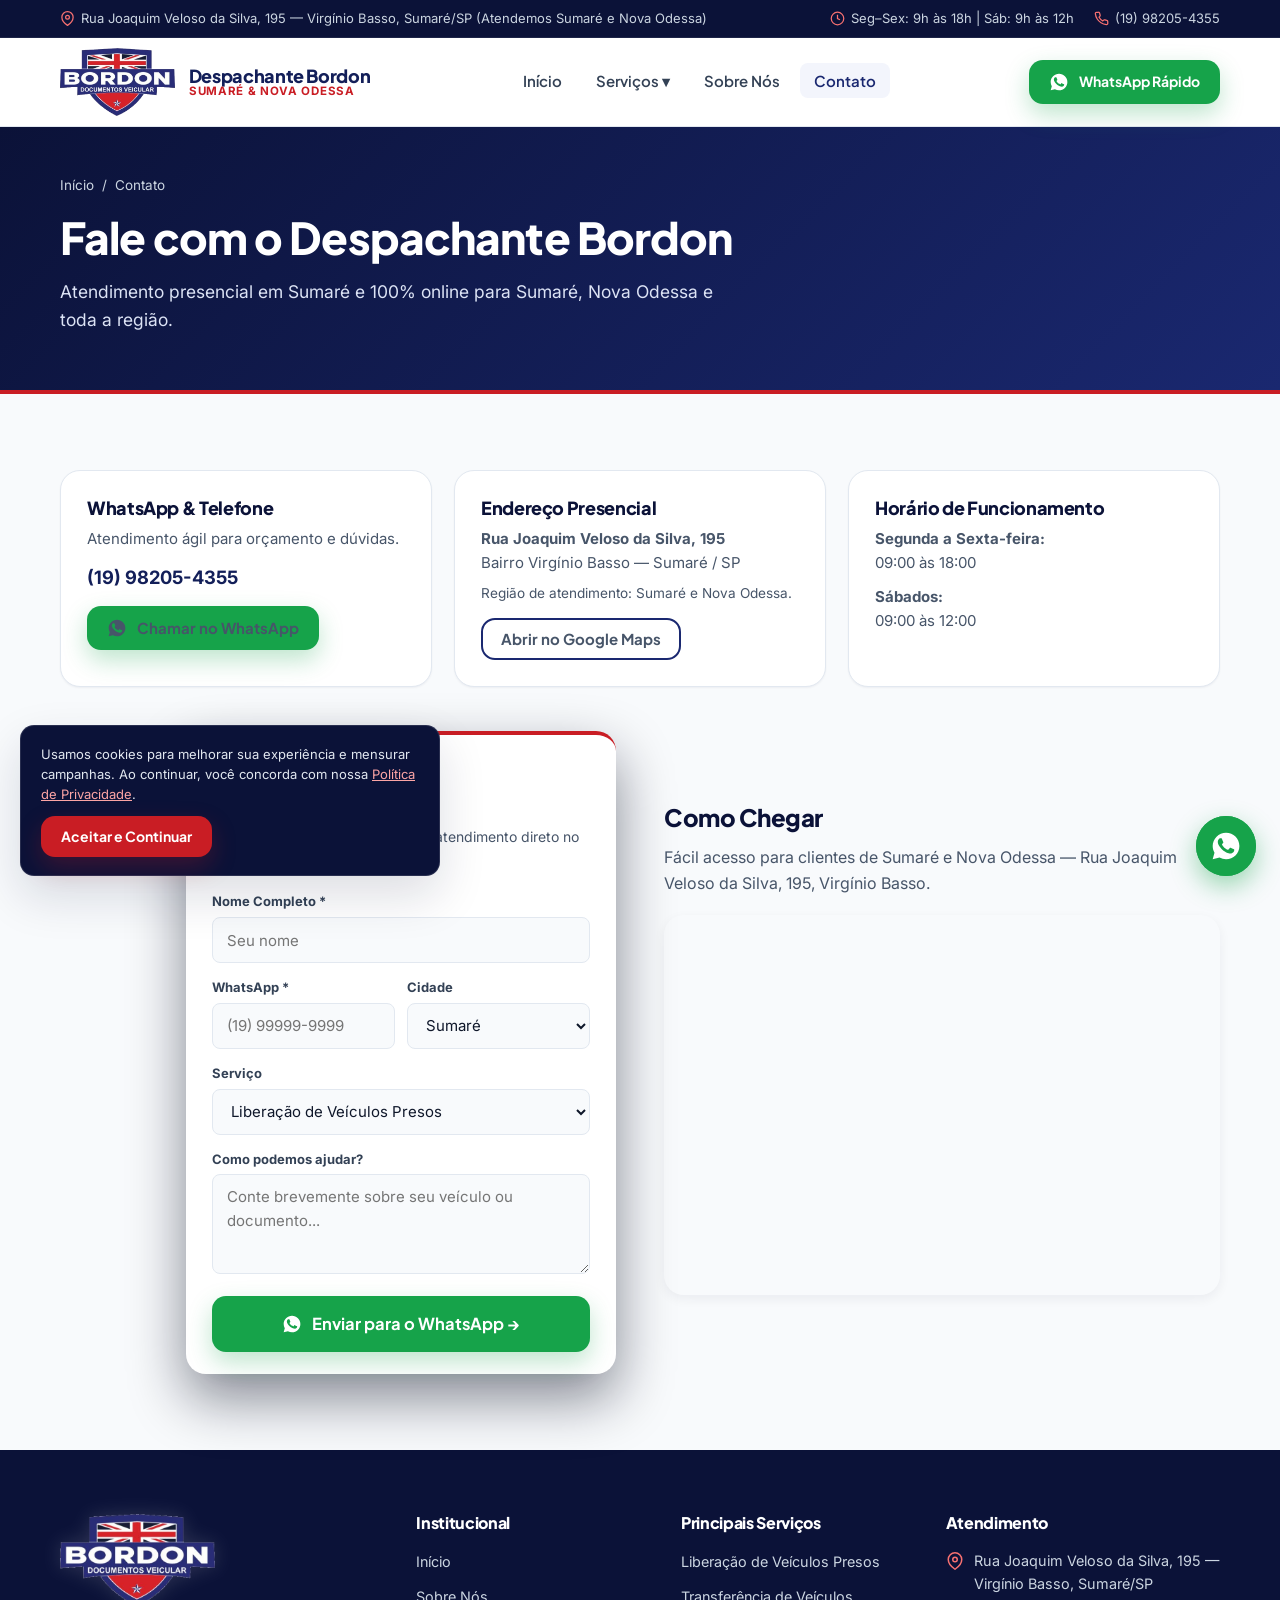
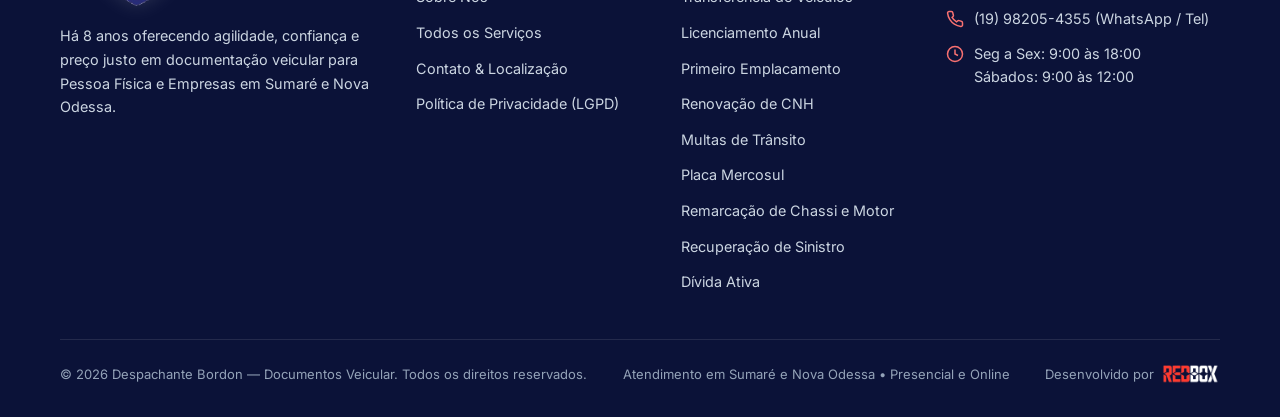
<file: contato.html>
<!DOCTYPE html>
<html lang="pt-BR">
<head>
  <meta charset="UTF-8">
  <meta name="viewport" content="width=device-width, initial-scale=1.0">
  <title>Contato e Endereço | Despachante Bordon — Sumaré e Nova Odessa</title>
  <meta name="description" content="Fale com o Despachante Bordon pelo WhatsApp (19) 98205-4355 ou visite nossa unidade na Rua Joaquim Veloso da Silva, 195 — Virgínio Basso, Sumaré/SP.">
  <meta name="theme-color" content="#1A2870">
  <meta property="og:type" content="website">
  <meta property="og:locale" content="pt_BR">
  <meta property="og:site_name" content="Despachante Bordon">
  <meta property="og:title" content="Contato e Endereço | Despachante Bordon — Sumaré e Nova Odessa">
  <meta property="og:description" content="Fale com o Despachante Bordon pelo WhatsApp (19) 98205-4355 ou visite nossa unidade na Rua Joaquim Veloso da Silva, 195 — Virgínio Basso, Sumaré/SP.">
  <meta property="og:image" content="https://despachante-bordon.vercel.app/assets/img/og-despachante-bordon.jpg?v=2">
  <meta property="og:image:width" content="1024">
  <meta property="og:image:height" content="576">
  <meta name="twitter:card" content="summary_large_image">
  <meta name="twitter:image" content="https://despachante-bordon.vercel.app/assets/img/og-despachante-bordon.jpg?v=2">
  <link rel="preconnect" href="https://fonts.googleapis.com">
  <link rel="preconnect" href="https://fonts.gstatic.com" crossorigin>
  <link href="https://fonts.googleapis.com/css2?family=Inter:wght@400;500;600;700&family=Plus+Jakarta+Sans:wght@600;700;800&display=swap" rel="stylesheet">
  <link rel="icon" href="/favicon.ico" sizes="any">
  <link rel="shortcut icon" href="/favicon.ico">
  <link rel="icon" type="image/png" href="https://despachante-bordon.vercel.app/assets/img/logo-bordon.png">
  <link rel="apple-touch-icon" sizes="180x180" href="https://despachante-bordon.vercel.app/assets/img/apple-touch-icon.png">
  <link rel="stylesheet" href="assets/css/styles.css">
</head>
<body>
  <a href="#conteudo" class="skip-link">Pular para o conteúdo principal</a>

  <!-- Top Bar Local -->
  <div class="topbar">
    <div class="container topbar-inner">
      <div class="topbar-group">
        <span class="topbar-item">
          <svg viewBox="0 0 24 24" fill="none" stroke="currentColor" stroke-width="2" aria-hidden="true"><path d="M21 10c0 7-9 13-9 13s-9-6-9-13a9 9 0 0 1 18 0z"/><circle cx="12" cy="10" r="3"/></svg>
          Rua Joaquim Veloso da Silva, 195 — Virgínio Basso, Sumaré/SP (Atendemos Sumaré e Nova Odessa)
        </span>
      </div>
      <div class="topbar-group">
        <span class="topbar-item">
          <svg viewBox="0 0 24 24" fill="none" stroke="currentColor" stroke-width="2" aria-hidden="true"><circle cx="12" cy="12" r="10"/><path d="M12 6v6l4 2"/></svg>
          Seg–Sex: 9h às 18h | Sáb: 9h às 12h
        </span>
        <span class="topbar-item">
          <svg viewBox="0 0 24 24" fill="none" stroke="currentColor" stroke-width="2" aria-hidden="true"><path d="M22 16.92v3a2 2 0 0 1-2.18 2 19.79 19.79 0 0 1-8.63-3.07 19.5 19.5 0 0 1-6-6 19.79 19.79 0 0 1-3.07-8.67A2 2 0 0 1 4.11 2h3a2 2 0 0 1 2 1.72c.127.96.361 1.903.7 2.81a2 2 0 0 1-.45 2.11L8.09 9.91a16 16 0 0 0 6 6l1.27-1.27a2 2 0 0 1 2.11-.45c.907.339 1.85.573 2.81.7A2 2 0 0 1 22 16.92z"/></svg>
          <a href="tel:+5519982054355" data-track="phone" data-label="topbar_phone">(19) 98205-4355</a>
        </span>
      </div>
    </div>
  </div>

  <!-- Header -->
  <header class="site-header">
    <div class="container header-inner">
      <a href="/" class="brand-logo" aria-label="Despachante Bordon — Página Inicial">
        <img src="assets/img/logo-bordon.png" alt="Logotipo Despachante Bordon Documentos Veicular" width="115" height="68">
        <div class="brand-text">
          <span class="brand-name">Despachante Bordon</span>
          <span class="brand-sub">Sumaré &amp; Nova Odessa</span>
        </div>
      </a>

      <nav class="nav-desktop" aria-label="Navegação Principal">
        <ul class="nav-links">
          <li><a href="/" class="nav-link">Início</a></li>
          <li class="nav-dropdown">
            <a href="/servicos" class="nav-link">Serviços ▾</a>
            <div class="nav-dropdown-menu" role="menu">
              <a href="/servicos/liberacao-de-veiculos">Liberação de Veículos Presos <span class="nav-badge-urgent">Urgente</span></a>
              <a href="/servicos/transferencia-de-veiculos">Transferência de Veículos</a>
              <a href="/servicos/licenciamento">Licenciamento Anual (CRLV-e)</a>
              <a href="/servicos/primeiro-emplacamento">Primeiro Emplacamento</a>
              <a href="/servicos/renovacao-cnh">Renovação de CNH</a>
              <a href="/servicos/multas">Multas de Trânsito</a>
              <a href="/servicos/placa-mercosul">Placa Mercosul</a>
              <a href="/servicos/remarcacao-chassi-motor">Remarcação de Chassi e Motor</a>
              <a href="/servicos/recuperacao-de-sinistro">Recuperação de Sinistro</a>
              <a href="/servicos/divida-ativa">Dívida Ativa &amp; Débitos</a>
              <a href="/servicos">Ver todos os serviços →</a>
            </div>
          </li>
          <li><a href="/sobre" class="nav-link">Sobre Nós</a></li>
          <li><a href="/contato" class="nav-link active">Contato</a></li>
        </ul>
      </nav>

      <div class="header-actions">
        <a href="https://wa.me/5519982054355?text=Ol%C3%A1%2C%20Despachante%20Bordon!%20Gostaria%20de%20um%20or%C3%A7amento%20para%20meu%20ve%C3%ADculo."
           target="_blank" rel="noopener noreferrer"
           class="btn btn-wa btn-sm"
           data-track="whatsapp" data-label="header_cta" data-service="geral">
          <svg viewBox="0 0 24 24" fill="currentColor" aria-hidden="true"><path d="M12.031 2C6.51 2 2.02 6.49 2.02 12.01c0 1.77.46 3.5 1.34 5.02L2 22l5.12-1.34a9.98 9.98 0 0 0 4.91 1.29h.01c5.52 0 10.01-4.49 10.01-10.01S17.55 2 12.03 2zm5.82 14.13c-.25.7-1.44 1.34-1.99 1.42-.52.08-1.18.11-1.91-.12-.44-.14-1-.33-1.72-.64-3.03-1.31-5.01-4.38-5.16-4.58-.15-.2-1.23-1.64-1.23-3.13 0-1.49.78-2.22 1.06-2.52.28-.3.61-.38.81-.38.2 0 .41.01.58.01.19.01.44-.07.69.53.25.6.86 2.1.94 2.25.08.15.13.33.03.53-.1.2-.15.33-.3.5-.15.18-.32.39-.45.53-.15.15-.31.32-.13.62.18.3.79 1.3 1.69 2.11 1.16 1.03 2.14 1.35 2.44 1.5.3.15.48.13.66-.08.18-.2.76-.88.96-1.18.2-.3.41-.25.68-.15.28.1 1.77.83 2.07.98.3.15.5.23.58.35.07.13.07.73-.18 1.43z"/></svg>
          WhatsApp Rápido
        </a>
        <button class="mobile-menu-btn" type="button" aria-label="Abrir menu" aria-expanded="false" aria-controls="mobile-nav">
          <svg width="24" height="24" viewBox="0 0 24 24" fill="none" stroke="currentColor" stroke-width="2.2"><line x1="3" y1="6" x2="21" y2="6"/><line x1="3" y1="12" x2="21" y2="12"/><line x1="3" y1="18" x2="21" y2="18"/></svg>
        </button>
      </div>
    </div>
  </header>

  <!-- Mobile Navigation Drawer -->
  <nav id="mobile-nav" class="mobile-nav" aria-label="Menu Mobile">
    <div class="mobile-nav-list">
      <a href="/">Início</a>
      <a href="/servicos">Todos os Serviços</a>
      <a href="/servicos/liberacao-de-veiculos" class="sub-item">Liberação de Veículos Presos</a>
      <a href="/servicos/transferencia-de-veiculos" class="sub-item">Transferência de Veículos</a>
      <a href="/servicos/licenciamento" class="sub-item">Licenciamento Anual</a>
      <a href="/servicos/primeiro-emplacamento" class="sub-item">Primeiro Emplacamento</a>
      <a href="/servicos/renovacao-cnh" class="sub-item">Renovação de CNH</a>
      <a href="/servicos/multas" class="sub-item">Multas de Trânsito</a>
      <a href="/servicos/placa-mercosul" class="sub-item">Placa Mercosul</a>
      <a href="/servicos/remarcacao-chassi-motor" class="sub-item">Remarcação de Chassi e Motor</a>
      <a href="/servicos/recuperacao-de-sinistro" class="sub-item">Recuperação de Sinistro</a>
      <a href="/servicos/divida-ativa" class="sub-item">Dívida Ativa</a>
      <a href="/sobre">Sobre Nós (8 Anos)</a>
      <a href="/contato">Contato &amp; Endereço</a>
    </div>
    <a href="https://wa.me/5519982054355?text=Ol%C3%A1%2C%20Despachante%20Bordon!%20Preciso%20de%20atendimento."
       target="_blank" rel="noopener noreferrer"
       class="btn btn-wa btn-block" data-track="whatsapp" data-label="mobile_drawer">
      <svg viewBox="0 0 24 24" fill="currentColor" aria-hidden="true"><path d="M12.031 2C6.51 2 2.02 6.49 2.02 12.01c0 1.77.46 3.5 1.34 5.02L2 22l5.12-1.34a9.98 9.98 0 0 0 4.91 1.29h.01c5.52 0 10.01-4.49 10.01-10.01S17.55 2 12.03 2zm5.82 14.13c-.25.7-1.44 1.34-1.99 1.42-.52.08-1.18.11-1.91-.12-.44-.14-1-.33-1.72-.64-3.03-1.31-5.01-4.38-5.16-4.58-.15-.2-1.23-1.64-1.23-3.13 0-1.49.78-2.22 1.06-2.52.28-.3.61-.38.81-.38.2 0 .41.01.58.01.19.01.44-.07.69.53.25.6.86 2.1.94 2.25.08.15.13.33.03.53-.1.2-.15.33-.3.5-.15.18-.32.39-.45.53-.15.15-.31.32-.13.62.18.3.79 1.3 1.69 2.11 1.16 1.03 2.14 1.35 2.44 1.5.3.15.48.13.66-.08.18-.2.76-.88.96-1.18.2-.3.41-.25.68-.15.28.1 1.77.83 2.07.98.3.15.5.23.58.35.07.13.07.73-.18 1.43z"/></svg> Falar no WhatsApp (19) 98205-4355
    </a>
  </nav>
  <main id="conteudo">
    <section class="page-hero">
      <div class="container">
        <nav class="breadcrumb" aria-label="Breadcrumb">
          <a href="/">Início</a> <span>/</span> <span>Contato</span>
        </nav>
        <h1>Fale com o Despachante Bordon</h1>
        <p>Atendimento presencial em Sumaré e 100% online para Sumaré, Nova Odessa e toda a região.</p>
      </div>
    </section>

    <section class="section bg-light">
      <div class="container">
        <div class="info-cards-grid" style="margin-bottom: 44px;">
          <div class="info-card">
            <h3>WhatsApp &amp; Telefone</h3>
            <p style="margin-bottom: 12px;">Atendimento ágil para orçamento e dúvidas.</p>
            <p><strong style="font-size: 1.15rem; color: var(--navy-900);">(19) 98205-4355</strong></p>
            <div style="margin-top: 14px;">
              <a href="https://wa.me/5519982054355?text=Ol%C3%A1%2C%20Despachante%20Bordon!" target="_blank" rel="noopener noreferrer" class="btn btn-wa btn-sm" data-track="whatsapp" data-label="contato_card"><svg viewBox="0 0 24 24" fill="currentColor" aria-hidden="true"><path d="M12.031 2C6.51 2 2.02 6.49 2.02 12.01c0 1.77.46 3.5 1.34 5.02L2 22l5.12-1.34a9.98 9.98 0 0 0 4.91 1.29h.01c5.52 0 10.01-4.49 10.01-10.01S17.55 2 12.03 2zm5.82 14.13c-.25.7-1.44 1.34-1.99 1.42-.52.08-1.18.11-1.91-.12-.44-.14-1-.33-1.72-.64-3.03-1.31-5.01-4.38-5.16-4.58-.15-.2-1.23-1.64-1.23-3.13 0-1.49.78-2.22 1.06-2.52.28-.3.61-.38.81-.38.2 0 .41.01.58.01.19.01.44-.07.69.53.25.6.86 2.1.94 2.25.08.15.13.33.03.53-.1.2-.15.33-.3.5-.15.18-.32.39-.45.53-.15.15-.31.32-.13.62.18.3.79 1.3 1.69 2.11 1.16 1.03 2.14 1.35 2.44 1.5.3.15.48.13.66-.08.18-.2.76-.88.96-1.18.2-.3.41-.25.68-.15.28.1 1.77.83 2.07.98.3.15.5.23.58.35.07.13.07.73-.18 1.43z"/></svg> Chamar no WhatsApp</a>
            </div>
          </div>

          <div class="info-card">
            <h3>Endereço Presencial</h3>
            <p><strong>Rua Joaquim Veloso da Silva, 195</strong><br>Bairro Virgínio Basso — Sumaré / SP</p>
            <p style="margin-top: 8px; font-size: 0.85rem;">Região de atendimento: Sumaré e Nova Odessa.</p>
            <div style="margin-top: 14px;">
              <a href="https://www.google.com/maps/search/?api=1&query=Rua+Joaquim+Veloso+da+Silva+195+Virginio+Basso+Sumare+SP" target="_blank" rel="noopener noreferrer" class="btn btn-outline-navy btn-sm">Abrir no Google Maps</a>
            </div>
          </div>

          <div class="info-card">
            <h3>Horário de Funcionamento</h3>
            <p><strong>Segunda a Sexta-feira:</strong><br>09:00 às 18:00</p>
            <p style="margin-top: 10px;"><strong>Sábados:</strong><br>09:00 às 12:00</p>
          </div>
        </div>

        <div class="split-grid">
          <div class="lead-card">
            <div class="lead-card-header">
              <span class="lead-card-tag">Atendimento PF &amp; Empresas</span>
              <h2>Envie sua Mensagem</h2>
              <p>Preencha o formulário e inicie seu atendimento direto no WhatsApp.</p>
            </div>
            <form data-bordon-form="contact_page">
              <div class="form-group">
                <label class="form-label" for="c-nome">Nome Completo *</label>
                <input class="form-control" type="text" id="c-nome" name="nome" required placeholder="Seu nome">
              </div>
              <div class="form-row-2">
                <div class="form-group">
                  <label class="form-label" for="c-tel">WhatsApp *</label>
                  <input class="form-control" type="tel" id="c-tel" name="telefone" required placeholder="(19) 99999-9999">
                </div>
                <div class="form-group">
                  <label class="form-label" for="c-cidade">Cidade</label>
                  <select class="form-control" id="c-cidade" name="cidade">
                    <option value="Sumaré">Sumaré</option>
                    <option value="Nova Odessa">Nova Odessa</option>
                    <option value="Outra">Outra</option>
                  </select>
                </div>
              </div>
              <div class="form-group">
                <label class="form-label" for="c-servico">Serviço</label>
                <select class="form-control" id="c-servico" name="servico">
                  <option value="Liberação de Veículos Presos">Liberação de Veículos Presos</option>
                  <option value="Transferência de Veículos">Transferência de Veículos</option>
                  <option value="Licenciamento Anual">Licenciamento Anual</option>
                  <option value="Primeiro Emplacamento">Primeiro Emplacamento</option>
                  <option value="Remarcação de Chassi e Motor">Remarcação de Chassi e Motor</option>
                  <option value="Recuperação de Sinistro">Recuperação de Sinistro</option>
                  <option value="Dívida Ativa">Dívida Ativa</option>
                  <option value="Alteração de Características">Alteração de Características</option>
                  <option value="Regularização de Documentos">Regularização de Documentos</option>
                  <option value="Renovação de CNH">Renovação de CNH</option>
                  <option value="Multas de Trânsito">Multas de Trânsito</option>
                  <option value="Placa Mercosul">Placa Mercosul</option>
                </select>
              </div>
              <div class="form-group">
                <label class="form-label" for="c-msg">Como podemos ajudar?</label>
                <textarea class="form-control" id="c-msg" name="mensagem" placeholder="Conte brevemente sobre seu veículo ou documento..."></textarea>
              </div>
              <button type="submit" class="btn btn-wa btn-block btn-lg"><svg viewBox="0 0 24 24" fill="currentColor" aria-hidden="true"><path d="M12.031 2C6.51 2 2.02 6.49 2.02 12.01c0 1.77.46 3.5 1.34 5.02L2 22l5.12-1.34a9.98 9.98 0 0 0 4.91 1.29h.01c5.52 0 10.01-4.49 10.01-10.01S17.55 2 12.03 2zm5.82 14.13c-.25.7-1.44 1.34-1.99 1.42-.52.08-1.18.11-1.91-.12-.44-.14-1-.33-1.72-.64-3.03-1.31-5.01-4.38-5.16-4.58-.15-.2-1.23-1.64-1.23-3.13 0-1.49.78-2.22 1.06-2.52.28-.3.61-.38.81-.38.2 0 .41.01.58.01.19.01.44-.07.69.53.25.6.86 2.1.94 2.25.08.15.13.33.03.53-.1.2-.15.33-.3.5-.15.18-.32.39-.45.53-.15.15-.31.32-.13.62.18.3.79 1.3 1.69 2.11 1.16 1.03 2.14 1.35 2.44 1.5.3.15.48.13.66-.08.18-.2.76-.88.96-1.18.2-.3.41-.25.68-.15.28.1 1.77.83 2.07.98.3.15.5.23.58.35.07.13.07.73-.18 1.43z"/></svg> Enviar para o WhatsApp →</button>
              <div class="form-feedback" aria-live="polite"></div>
            </form>
          </div>

          <div>
            <h2 class="section-title" style="font-size: 1.5rem;">Como Chegar</h2>
            <p style="color: var(--slate-600); margin-bottom: 18px;">
              Fácil acesso para clientes de Sumaré e Nova Odessa — Rua Joaquim Veloso da Silva, 195, Virgínio Basso.
            </p>
            <iframe
              class="map-frame"
              title="Mapa de localização do Despachante Bordon em Sumaré SP"
              loading="lazy"
              referrerpolicy="no-referrer-when-downgrade"
              src="https://www.google.com/maps?q=Rua+Joaquim+Veloso+da+Silva,+195,+Virginio+Basso,+Sumare+-+SP&output=embed">
            </iframe>
          </div>
        </div>
      </div>
    </section>
  </main>

  <!-- FOOTER -->
  <footer class="site-footer">
    <div class="container">
      <div class="footer-grid">
        <div>
          <a href="/" class="footer-logo" aria-label="Despachante Bordon">
            <img src="assets/img/logo-bordon.png" alt="Logotipo Despachante Bordon" width="155" height="92" loading="lazy">
          </a>
          <p style="font-size: 0.9rem; line-height: 1.65; color: #CBD5E1;">
            Há 8 anos oferecendo agilidade, confiança e preço justo em documentação veicular para Pessoa Física e Empresas em Sumaré e Nova Odessa.
          </p>
        </div>

        <div class="footer-col">
          <h4>Institucional</h4>
          <ul class="footer-links">
            <li><a href="/">Início</a></li>
            <li><a href="/sobre">Sobre Nós</a></li>
            <li><a href="/servicos">Todos os Serviços</a></li>
            <li><a href="/contato">Contato &amp; Localização</a></li>
            <li><a href="/politica-de-privacidade">Política de Privacidade (LGPD)</a></li>
          </ul>
        </div>

        <div class="footer-col">
          <h4>Principais Serviços</h4>
          <ul class="footer-links">
            <li><a href="/servicos/liberacao-de-veiculos">Liberação de Veículos Presos</a></li>
            <li><a href="/servicos/transferencia-de-veiculos">Transferência de Veículos</a></li>
            <li><a href="/servicos/licenciamento">Licenciamento Anual</a></li>
            <li><a href="/servicos/primeiro-emplacamento">Primeiro Emplacamento</a></li>
            <li><a href="/servicos/renovacao-cnh">Renovação de CNH</a></li>
            <li><a href="/servicos/multas">Multas de Trânsito</a></li>
            <li><a href="/servicos/placa-mercosul">Placa Mercosul</a></li>
            <li><a href="/servicos/remarcacao-chassi-motor">Remarcação de Chassi e Motor</a></li>
            <li><a href="/servicos/recuperacao-de-sinistro">Recuperação de Sinistro</a></li>
            <li><a href="/servicos/divida-ativa">Dívida Ativa</a></li>
          </ul>
        </div>

        <div class="footer-col">
          <h4>Atendimento</h4>
          <div class="footer-contact-item">
            <svg viewBox="0 0 24 24" fill="none" stroke="currentColor" stroke-width="2" aria-hidden="true"><path d="M21 10c0 7-9 13-9 13s-9-6-9-13a9 9 0 0 1 18 0z"/><circle cx="12" cy="10" r="3"/></svg>
            <span>Rua Joaquim Veloso da Silva, 195 — Virgínio Basso, Sumaré/SP</span>
          </div>
          <div class="footer-contact-item">
            <svg viewBox="0 0 24 24" fill="none" stroke="currentColor" stroke-width="2" aria-hidden="true"><path d="M22 16.92v3a2 2 0 0 1-2.18 2 19.79 19.79 0 0 1-8.63-3.07 19.5 19.5 0 0 1-6-6 19.79 19.79 0 0 1-3.07-8.67A2 2 0 0 1 4.11 2h3a2 2 0 0 1 2 1.72c.127.96.361 1.903.7 2.81a2 2 0 0 1-.45 2.11L8.09 9.91a16 16 0 0 0 6 6l1.27-1.27a2 2 0 0 1 2.11-.45c.907.339 1.85.573 2.81.7A2 2 0 0 1 22 16.92z"/></svg>
            <a href="tel:+5519982054355" data-track="phone" data-label="footer_phone">(19) 98205-4355 (WhatsApp / Tel)</a>
          </div>
          <div class="footer-contact-item">
            <svg viewBox="0 0 24 24" fill="none" stroke="currentColor" stroke-width="2" aria-hidden="true"><circle cx="12" cy="12" r="10"/><path d="M12 6v6l4 2"/></svg>
            <span>Seg a Sex: 9:00 às 18:00<br>Sábados: 9:00 às 12:00</span>
          </div>
        </div>
      </div>

      <div class="footer-bottom">
        <span>© 2026 Despachante Bordon — Documentos Veicular. Todos os direitos reservados.</span>
        <span>Atendimento em Sumaré e Nova Odessa • Presencial e Online</span>
        <div class="footer-dev">
          <span>Desenvolvido por</span>
          <a href="https://redboxmkt.com.br" target="_blank" rel="noopener noreferrer" aria-label="Agência Redbox - Marketing Digital" title="Agência Redbox">
            <img src="assets/img/logo-redbox.png" alt="Agência Redbox" width="76" height="26">
          </a>
        </div>
      </div>
    </div>
  </footer>

  <!-- Botão Flutuante WhatsApp Pulsante (Somente Ícone) -->
  <a href="https://wa.me/5519982054355?text=Ol%C3%A1%2C%20Despachante%20Bordon!%20Gostaria%20de%20um%20atendimento."
     target="_blank" rel="noopener noreferrer"
     class="wa-float"
     aria-label="Falar no WhatsApp com Despachante Bordon"
     title="Falar no WhatsApp"
     data-track="whatsapp" data-label="floating_button">
    <svg viewBox="0 0 24 24" fill="currentColor" aria-hidden="true"><path d="M12.031 2C6.51 2 2.02 6.49 2.02 12.01c0 1.77.46 3.5 1.34 5.02L2 22l5.12-1.34a9.98 9.98 0 0 0 4.91 1.29h.01c5.52 0 10.01-4.49 10.01-10.01S17.55 2 12.03 2zm5.82 14.13c-.25.7-1.44 1.34-1.99 1.42-.52.08-1.18.11-1.91-.12-.44-.14-1-.33-1.72-.64-3.03-1.31-5.01-4.38-5.16-4.58-.15-.2-1.23-1.64-1.23-3.13 0-1.49.78-2.22 1.06-2.52.28-.3.61-.38.81-.38.2 0 .41.01.58.01.19.01.44-.07.69.53.25.6.86 2.1.94 2.25.08.15.13.33.03.53-.1.2-.15.33-.3.5-.15.18-.32.39-.45.53-.15.15-.31.32-.13.62.18.3.79 1.3 1.69 2.11 1.16 1.03 2.14 1.35 2.44 1.5.3.15.48.13.66-.08.18-.2.76-.88.96-1.18.2-.3.41-.25.68-.15.28.1 1.77.83 2.07.98.3.15.5.23.58.35.07.13.07.73-.18 1.43z"/></svg>
  </a>

  <!-- Banner LGPD -->
  <div id="cookie-banner" class="cookie-banner" role="dialog" aria-label="Aviso de Privacidade e Cookies">
    <p>Usamos cookies para melhorar sua experiência e mensurar campanhas. Ao continuar, você concorda com nossa <a href="/politica-de-privacidade">Política de Privacidade</a>.</p>
    <div class="cookie-actions">
      <button id="cookie-accept" type="button" class="btn btn-red btn-sm">Aceitar e Continuar</button>
    </div>
  </div>

  <script src="assets/js/main.js" defer></script>
</body>
</html>
</file>
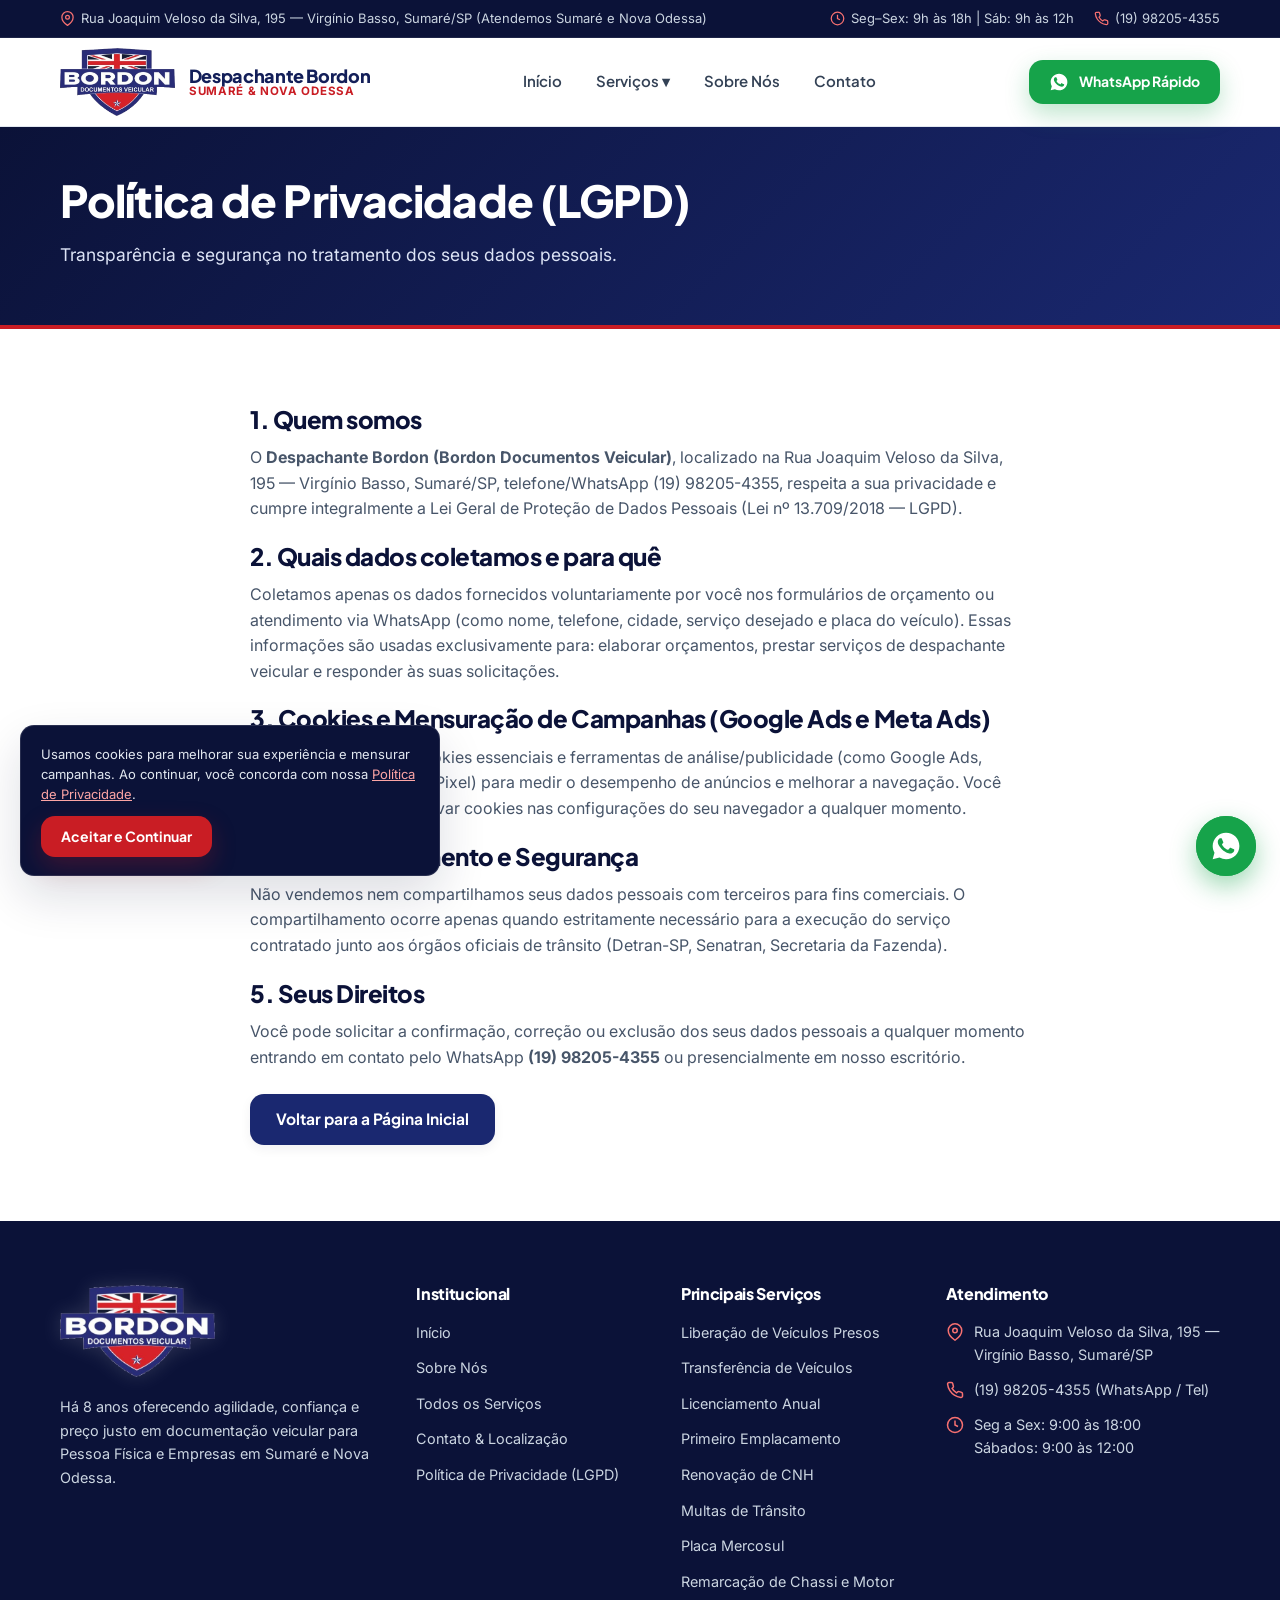
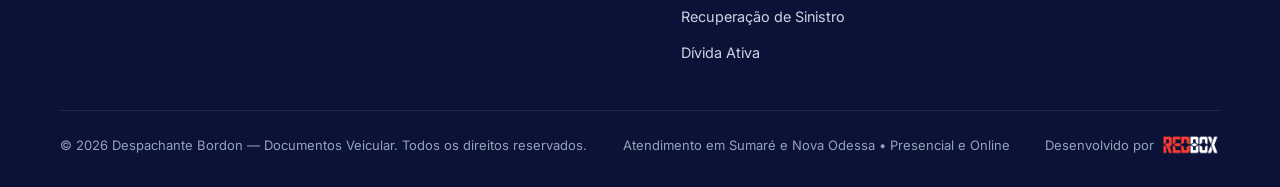
<file: politica-de-privacidade.html>
<!DOCTYPE html>
<html lang="pt-BR">
<head>
  <meta charset="UTF-8">
  <meta name="viewport" content="width=device-width, initial-scale=1.0">
  <title>Política de Privacidade (LGPD) | Despachante Bordon</title>
  <meta name="description" content="Política de Privacidade e Proteção de Dados (LGPD) do site Despachante Bordon — Sumaré e Nova Odessa.">
  <meta name="robots" content="noindex, follow">
  <meta name="theme-color" content="#1A2870">
  <meta property="og:type" content="website">
  <meta property="og:locale" content="pt_BR">
  <meta property="og:site_name" content="Despachante Bordon">
  <meta property="og:title" content="Política de Privacidade (LGPD) | Despachante Bordon">
  <meta property="og:description" content="Política de Privacidade e Proteção de Dados (LGPD) do site Despachante Bordon — Sumaré e Nova Odessa.">
  <meta property="og:image" content="https://despachante-bordon.vercel.app/assets/img/og-despachante-bordon.jpg?v=2">
  <meta property="og:image:width" content="1024">
  <meta property="og:image:height" content="576">
  <meta name="twitter:card" content="summary_large_image">
  <meta name="twitter:image" content="https://despachante-bordon.vercel.app/assets/img/og-despachante-bordon.jpg?v=2">
  <link rel="preconnect" href="https://fonts.googleapis.com">
  <link rel="preconnect" href="https://fonts.gstatic.com" crossorigin>
  <link href="https://fonts.googleapis.com/css2?family=Inter:wght@400;500;600;700&family=Plus+Jakarta+Sans:wght@600;700;800&display=swap" rel="stylesheet">
  <link rel="icon" href="/favicon.ico" sizes="any">
  <link rel="shortcut icon" href="/favicon.ico">
  <link rel="icon" type="image/png" href="https://despachante-bordon.vercel.app/assets/img/logo-bordon.png">
  <link rel="apple-touch-icon" sizes="180x180" href="https://despachante-bordon.vercel.app/assets/img/apple-touch-icon.png">
  <link rel="stylesheet" href="assets/css/styles.css">
</head>
<body>
  <a href="#conteudo" class="skip-link">Pular para o conteúdo principal</a>

  <!-- Top Bar Local -->
  <div class="topbar">
    <div class="container topbar-inner">
      <div class="topbar-group">
        <span class="topbar-item">
          <svg viewBox="0 0 24 24" fill="none" stroke="currentColor" stroke-width="2" aria-hidden="true"><path d="M21 10c0 7-9 13-9 13s-9-6-9-13a9 9 0 0 1 18 0z"/><circle cx="12" cy="10" r="3"/></svg>
          Rua Joaquim Veloso da Silva, 195 — Virgínio Basso, Sumaré/SP (Atendemos Sumaré e Nova Odessa)
        </span>
      </div>
      <div class="topbar-group">
        <span class="topbar-item">
          <svg viewBox="0 0 24 24" fill="none" stroke="currentColor" stroke-width="2" aria-hidden="true"><circle cx="12" cy="12" r="10"/><path d="M12 6v6l4 2"/></svg>
          Seg–Sex: 9h às 18h | Sáb: 9h às 12h
        </span>
        <span class="topbar-item">
          <svg viewBox="0 0 24 24" fill="none" stroke="currentColor" stroke-width="2" aria-hidden="true"><path d="M22 16.92v3a2 2 0 0 1-2.18 2 19.79 19.79 0 0 1-8.63-3.07 19.5 19.5 0 0 1-6-6 19.79 19.79 0 0 1-3.07-8.67A2 2 0 0 1 4.11 2h3a2 2 0 0 1 2 1.72c.127.96.361 1.903.7 2.81a2 2 0 0 1-.45 2.11L8.09 9.91a16 16 0 0 0 6 6l1.27-1.27a2 2 0 0 1 2.11-.45c.907.339 1.85.573 2.81.7A2 2 0 0 1 22 16.92z"/></svg>
          <a href="tel:+5519982054355" data-track="phone" data-label="topbar_phone">(19) 98205-4355</a>
        </span>
      </div>
    </div>
  </div>

  <!-- Header -->
  <header class="site-header">
    <div class="container header-inner">
      <a href="/" class="brand-logo" aria-label="Despachante Bordon — Página Inicial">
        <img src="assets/img/logo-bordon.png" alt="Logotipo Despachante Bordon Documentos Veicular" width="115" height="68">
        <div class="brand-text">
          <span class="brand-name">Despachante Bordon</span>
          <span class="brand-sub">Sumaré &amp; Nova Odessa</span>
        </div>
      </a>

      <nav class="nav-desktop" aria-label="Navegação Principal">
        <ul class="nav-links">
          <li><a href="/" class="nav-link">Início</a></li>
          <li class="nav-dropdown">
            <a href="/servicos" class="nav-link">Serviços ▾</a>
            <div class="nav-dropdown-menu" role="menu">
              <a href="/servicos/liberacao-de-veiculos">Liberação de Veículos Presos <span class="nav-badge-urgent">Urgente</span></a>
              <a href="/servicos/transferencia-de-veiculos">Transferência de Veículos</a>
              <a href="/servicos/licenciamento">Licenciamento Anual (CRLV-e)</a>
              <a href="/servicos/primeiro-emplacamento">Primeiro Emplacamento</a>
              <a href="/servicos/renovacao-cnh">Renovação de CNH</a>
              <a href="/servicos/multas">Multas de Trânsito</a>
              <a href="/servicos/placa-mercosul">Placa Mercosul</a>
              <a href="/servicos/remarcacao-chassi-motor">Remarcação de Chassi e Motor</a>
              <a href="/servicos/recuperacao-de-sinistro">Recuperação de Sinistro</a>
              <a href="/servicos/divida-ativa">Dívida Ativa &amp; Débitos</a>
              <a href="/servicos">Ver todos os serviços →</a>
            </div>
          </li>
          <li><a href="/sobre" class="nav-link">Sobre Nós</a></li>
          <li><a href="/contato" class="nav-link">Contato</a></li>
        </ul>
      </nav>

      <div class="header-actions">
        <a href="https://wa.me/5519982054355?text=Ol%C3%A1%2C%20Despachante%20Bordon!%20Gostaria%20de%20um%20or%C3%A7amento%20para%20meu%20ve%C3%ADculo."
           target="_blank" rel="noopener noreferrer"
           class="btn btn-wa btn-sm"
           data-track="whatsapp" data-label="header_cta" data-service="geral">
          <svg viewBox="0 0 24 24" fill="currentColor" aria-hidden="true"><path d="M12.031 2C6.51 2 2.02 6.49 2.02 12.01c0 1.77.46 3.5 1.34 5.02L2 22l5.12-1.34a9.98 9.98 0 0 0 4.91 1.29h.01c5.52 0 10.01-4.49 10.01-10.01S17.55 2 12.03 2zm5.82 14.13c-.25.7-1.44 1.34-1.99 1.42-.52.08-1.18.11-1.91-.12-.44-.14-1-.33-1.72-.64-3.03-1.31-5.01-4.38-5.16-4.58-.15-.2-1.23-1.64-1.23-3.13 0-1.49.78-2.22 1.06-2.52.28-.3.61-.38.81-.38.2 0 .41.01.58.01.19.01.44-.07.69.53.25.6.86 2.1.94 2.25.08.15.13.33.03.53-.1.2-.15.33-.3.5-.15.18-.32.39-.45.53-.15.15-.31.32-.13.62.18.3.79 1.3 1.69 2.11 1.16 1.03 2.14 1.35 2.44 1.5.3.15.48.13.66-.08.18-.2.76-.88.96-1.18.2-.3.41-.25.68-.15.28.1 1.77.83 2.07.98.3.15.5.23.58.35.07.13.07.73-.18 1.43z"/></svg>
          WhatsApp Rápido
        </a>
        <button class="mobile-menu-btn" type="button" aria-label="Abrir menu" aria-expanded="false" aria-controls="mobile-nav">
          <svg width="24" height="24" viewBox="0 0 24 24" fill="none" stroke="currentColor" stroke-width="2.2"><line x1="3" y1="6" x2="21" y2="6"/><line x1="3" y1="12" x2="21" y2="12"/><line x1="3" y1="18" x2="21" y2="18"/></svg>
        </button>
      </div>
    </div>
  </header>

  <!-- Mobile Navigation Drawer -->
  <nav id="mobile-nav" class="mobile-nav" aria-label="Menu Mobile">
    <div class="mobile-nav-list">
      <a href="/">Início</a>
      <a href="/servicos">Todos os Serviços</a>
      <a href="/servicos/liberacao-de-veiculos" class="sub-item">Liberação de Veículos Presos</a>
      <a href="/servicos/transferencia-de-veiculos" class="sub-item">Transferência de Veículos</a>
      <a href="/servicos/licenciamento" class="sub-item">Licenciamento Anual</a>
      <a href="/servicos/primeiro-emplacamento" class="sub-item">Primeiro Emplacamento</a>
      <a href="/servicos/renovacao-cnh" class="sub-item">Renovação de CNH</a>
      <a href="/servicos/multas" class="sub-item">Multas de Trânsito</a>
      <a href="/servicos/placa-mercosul" class="sub-item">Placa Mercosul</a>
      <a href="/servicos/remarcacao-chassi-motor" class="sub-item">Remarcação de Chassi e Motor</a>
      <a href="/servicos/recuperacao-de-sinistro" class="sub-item">Recuperação de Sinistro</a>
      <a href="/servicos/divida-ativa" class="sub-item">Dívida Ativa</a>
      <a href="/sobre">Sobre Nós (8 Anos)</a>
      <a href="/contato">Contato &amp; Endereço</a>
    </div>
    <a href="https://wa.me/5519982054355?text=Ol%C3%A1%2C%20Despachante%20Bordon!%20Preciso%20de%20atendimento."
       target="_blank" rel="noopener noreferrer"
       class="btn btn-wa btn-block" data-track="whatsapp" data-label="mobile_drawer">
      <svg viewBox="0 0 24 24" fill="currentColor" aria-hidden="true"><path d="M12.031 2C6.51 2 2.02 6.49 2.02 12.01c0 1.77.46 3.5 1.34 5.02L2 22l5.12-1.34a9.98 9.98 0 0 0 4.91 1.29h.01c5.52 0 10.01-4.49 10.01-10.01S17.55 2 12.03 2zm5.82 14.13c-.25.7-1.44 1.34-1.99 1.42-.52.08-1.18.11-1.91-.12-.44-.14-1-.33-1.72-.64-3.03-1.31-5.01-4.38-5.16-4.58-.15-.2-1.23-1.64-1.23-3.13 0-1.49.78-2.22 1.06-2.52.28-.3.61-.38.81-.38.2 0 .41.01.58.01.19.01.44-.07.69.53.25.6.86 2.1.94 2.25.08.15.13.33.03.53-.1.2-.15.33-.3.5-.15.18-.32.39-.45.53-.15.15-.31.32-.13.62.18.3.79 1.3 1.69 2.11 1.16 1.03 2.14 1.35 2.44 1.5.3.15.48.13.66-.08.18-.2.76-.88.96-1.18.2-.3.41-.25.68-.15.28.1 1.77.83 2.07.98.3.15.5.23.58.35.07.13.07.73-.18 1.43z"/></svg> Falar no WhatsApp (19) 98205-4355
    </a>
  </nav>
  <main id="conteudo">
    <section class="page-hero">
      <div class="container">
        <h1>Política de Privacidade (LGPD)</h1>
        <p>Transparência e segurança no tratamento dos seus dados pessoais.</p>
      </div>
    </section>

    <section class="section">
      <div class="container" style="max-width: 820px;">
        <h2 style="margin-bottom: 12px;">1. Quem somos</h2>
        <p style="margin-bottom: 20px; color: var(--slate-600);">
          O <strong>Despachante Bordon (Bordon Documentos Veicular)</strong>, localizado na Rua Joaquim Veloso da Silva, 195 — Virgínio Basso, Sumaré/SP, telefone/WhatsApp (19) 98205-4355, respeita a sua privacidade e cumpre integralmente a Lei Geral de Proteção de Dados Pessoais (Lei nº 13.709/2018 — LGPD).
        </p>

        <h2 style="margin-bottom: 12px;">2. Quais dados coletamos e para quê</h2>
        <p style="margin-bottom: 20px; color: var(--slate-600);">
          Coletamos apenas os dados fornecidos voluntariamente por você nos formulários de orçamento ou atendimento via WhatsApp (como nome, telefone, cidade, serviço desejado e placa do veículo). Essas informações são usadas exclusivamente para: elaborar orçamentos, prestar serviços de despachante veicular e responder às suas solicitações.
        </p>

        <h2 style="margin-bottom: 12px;">3. Cookies e Mensuração de Campanhas (Google Ads e Meta Ads)</h2>
        <p style="margin-bottom: 20px; color: var(--slate-600);">
          Este site pode utilizar cookies essenciais e ferramentas de análise/publicidade (como Google Ads, Google Analytics e Meta Pixel) para medir o desempenho de anúncios e melhorar a navegação. Você pode gerenciar ou desativar cookies nas configurações do seu navegador a qualquer momento.
        </p>

        <h2 style="margin-bottom: 12px;">4. Compartilhamento e Segurança</h2>
        <p style="margin-bottom: 20px; color: var(--slate-600);">
          Não vendemos nem compartilhamos seus dados pessoais com terceiros para fins comerciais. O compartilhamento ocorre apenas quando estritamente necessário para a execução do serviço contratado junto aos órgãos oficiais de trânsito (Detran-SP, Senatran, Secretaria da Fazenda).
        </p>

        <h2 style="margin-bottom: 12px;">5. Seus Direitos</h2>
        <p style="margin-bottom: 24px; color: var(--slate-600);">
          Você pode solicitar a confirmação, correção ou exclusão dos seus dados pessoais a qualquer momento entrando em contato pelo WhatsApp <strong>(19) 98205-4355</strong> ou presencialmente em nosso escritório.
        </p>

        <a href="/" class="btn btn-navy">Voltar para a Página Inicial</a>
      </div>
    </section>
  </main>

  <!-- FOOTER -->
  <footer class="site-footer">
    <div class="container">
      <div class="footer-grid">
        <div>
          <a href="/" class="footer-logo" aria-label="Despachante Bordon">
            <img src="assets/img/logo-bordon.png" alt="Logotipo Despachante Bordon" width="155" height="92" loading="lazy">
          </a>
          <p style="font-size: 0.9rem; line-height: 1.65; color: #CBD5E1;">
            Há 8 anos oferecendo agilidade, confiança e preço justo em documentação veicular para Pessoa Física e Empresas em Sumaré e Nova Odessa.
          </p>
        </div>

        <div class="footer-col">
          <h4>Institucional</h4>
          <ul class="footer-links">
            <li><a href="/">Início</a></li>
            <li><a href="/sobre">Sobre Nós</a></li>
            <li><a href="/servicos">Todos os Serviços</a></li>
            <li><a href="/contato">Contato &amp; Localização</a></li>
            <li><a href="/politica-de-privacidade">Política de Privacidade (LGPD)</a></li>
          </ul>
        </div>

        <div class="footer-col">
          <h4>Principais Serviços</h4>
          <ul class="footer-links">
            <li><a href="/servicos/liberacao-de-veiculos">Liberação de Veículos Presos</a></li>
            <li><a href="/servicos/transferencia-de-veiculos">Transferência de Veículos</a></li>
            <li><a href="/servicos/licenciamento">Licenciamento Anual</a></li>
            <li><a href="/servicos/primeiro-emplacamento">Primeiro Emplacamento</a></li>
            <li><a href="/servicos/renovacao-cnh">Renovação de CNH</a></li>
            <li><a href="/servicos/multas">Multas de Trânsito</a></li>
            <li><a href="/servicos/placa-mercosul">Placa Mercosul</a></li>
            <li><a href="/servicos/remarcacao-chassi-motor">Remarcação de Chassi e Motor</a></li>
            <li><a href="/servicos/recuperacao-de-sinistro">Recuperação de Sinistro</a></li>
            <li><a href="/servicos/divida-ativa">Dívida Ativa</a></li>
          </ul>
        </div>

        <div class="footer-col">
          <h4>Atendimento</h4>
          <div class="footer-contact-item">
            <svg viewBox="0 0 24 24" fill="none" stroke="currentColor" stroke-width="2" aria-hidden="true"><path d="M21 10c0 7-9 13-9 13s-9-6-9-13a9 9 0 0 1 18 0z"/><circle cx="12" cy="10" r="3"/></svg>
            <span>Rua Joaquim Veloso da Silva, 195 — Virgínio Basso, Sumaré/SP</span>
          </div>
          <div class="footer-contact-item">
            <svg viewBox="0 0 24 24" fill="none" stroke="currentColor" stroke-width="2" aria-hidden="true"><path d="M22 16.92v3a2 2 0 0 1-2.18 2 19.79 19.79 0 0 1-8.63-3.07 19.5 19.5 0 0 1-6-6 19.79 19.79 0 0 1-3.07-8.67A2 2 0 0 1 4.11 2h3a2 2 0 0 1 2 1.72c.127.96.361 1.903.7 2.81a2 2 0 0 1-.45 2.11L8.09 9.91a16 16 0 0 0 6 6l1.27-1.27a2 2 0 0 1 2.11-.45c.907.339 1.85.573 2.81.7A2 2 0 0 1 22 16.92z"/></svg>
            <a href="tel:+5519982054355" data-track="phone" data-label="footer_phone">(19) 98205-4355 (WhatsApp / Tel)</a>
          </div>
          <div class="footer-contact-item">
            <svg viewBox="0 0 24 24" fill="none" stroke="currentColor" stroke-width="2" aria-hidden="true"><circle cx="12" cy="12" r="10"/><path d="M12 6v6l4 2"/></svg>
            <span>Seg a Sex: 9:00 às 18:00<br>Sábados: 9:00 às 12:00</span>
          </div>
        </div>
      </div>

      <div class="footer-bottom">
        <span>© 2026 Despachante Bordon — Documentos Veicular. Todos os direitos reservados.</span>
        <span>Atendimento em Sumaré e Nova Odessa • Presencial e Online</span>
        <div class="footer-dev">
          <span>Desenvolvido por</span>
          <a href="https://redboxmkt.com.br" target="_blank" rel="noopener noreferrer" aria-label="Agência Redbox - Marketing Digital" title="Agência Redbox">
            <img src="assets/img/logo-redbox.png" alt="Agência Redbox" width="76" height="26">
          </a>
        </div>
      </div>
    </div>
  </footer>

  <!-- Botão Flutuante WhatsApp Pulsante (Somente Ícone) -->
  <a href="https://wa.me/5519982054355?text=Ol%C3%A1%2C%20Despachante%20Bordon!%20Gostaria%20de%20um%20atendimento."
     target="_blank" rel="noopener noreferrer"
     class="wa-float"
     aria-label="Falar no WhatsApp com Despachante Bordon"
     title="Falar no WhatsApp"
     data-track="whatsapp" data-label="floating_button">
    <svg viewBox="0 0 24 24" fill="currentColor" aria-hidden="true"><path d="M12.031 2C6.51 2 2.02 6.49 2.02 12.01c0 1.77.46 3.5 1.34 5.02L2 22l5.12-1.34a9.98 9.98 0 0 0 4.91 1.29h.01c5.52 0 10.01-4.49 10.01-10.01S17.55 2 12.03 2zm5.82 14.13c-.25.7-1.44 1.34-1.99 1.42-.52.08-1.18.11-1.91-.12-.44-.14-1-.33-1.72-.64-3.03-1.31-5.01-4.38-5.16-4.58-.15-.2-1.23-1.64-1.23-3.13 0-1.49.78-2.22 1.06-2.52.28-.3.61-.38.81-.38.2 0 .41.01.58.01.19.01.44-.07.69.53.25.6.86 2.1.94 2.25.08.15.13.33.03.53-.1.2-.15.33-.3.5-.15.18-.32.39-.45.53-.15.15-.31.32-.13.62.18.3.79 1.3 1.69 2.11 1.16 1.03 2.14 1.35 2.44 1.5.3.15.48.13.66-.08.18-.2.76-.88.96-1.18.2-.3.41-.25.68-.15.28.1 1.77.83 2.07.98.3.15.5.23.58.35.07.13.07.73-.18 1.43z"/></svg>
  </a>

  <!-- Banner LGPD -->
  <div id="cookie-banner" class="cookie-banner" role="dialog" aria-label="Aviso de Privacidade e Cookies">
    <p>Usamos cookies para melhorar sua experiência e mensurar campanhas. Ao continuar, você concorda com nossa <a href="/politica-de-privacidade">Política de Privacidade</a>.</p>
    <div class="cookie-actions">
      <button id="cookie-accept" type="button" class="btn btn-red btn-sm">Aceitar e Continuar</button>
    </div>
  </div>

  <script src="assets/js/main.js" defer></script>
</body>
</html>
</file>
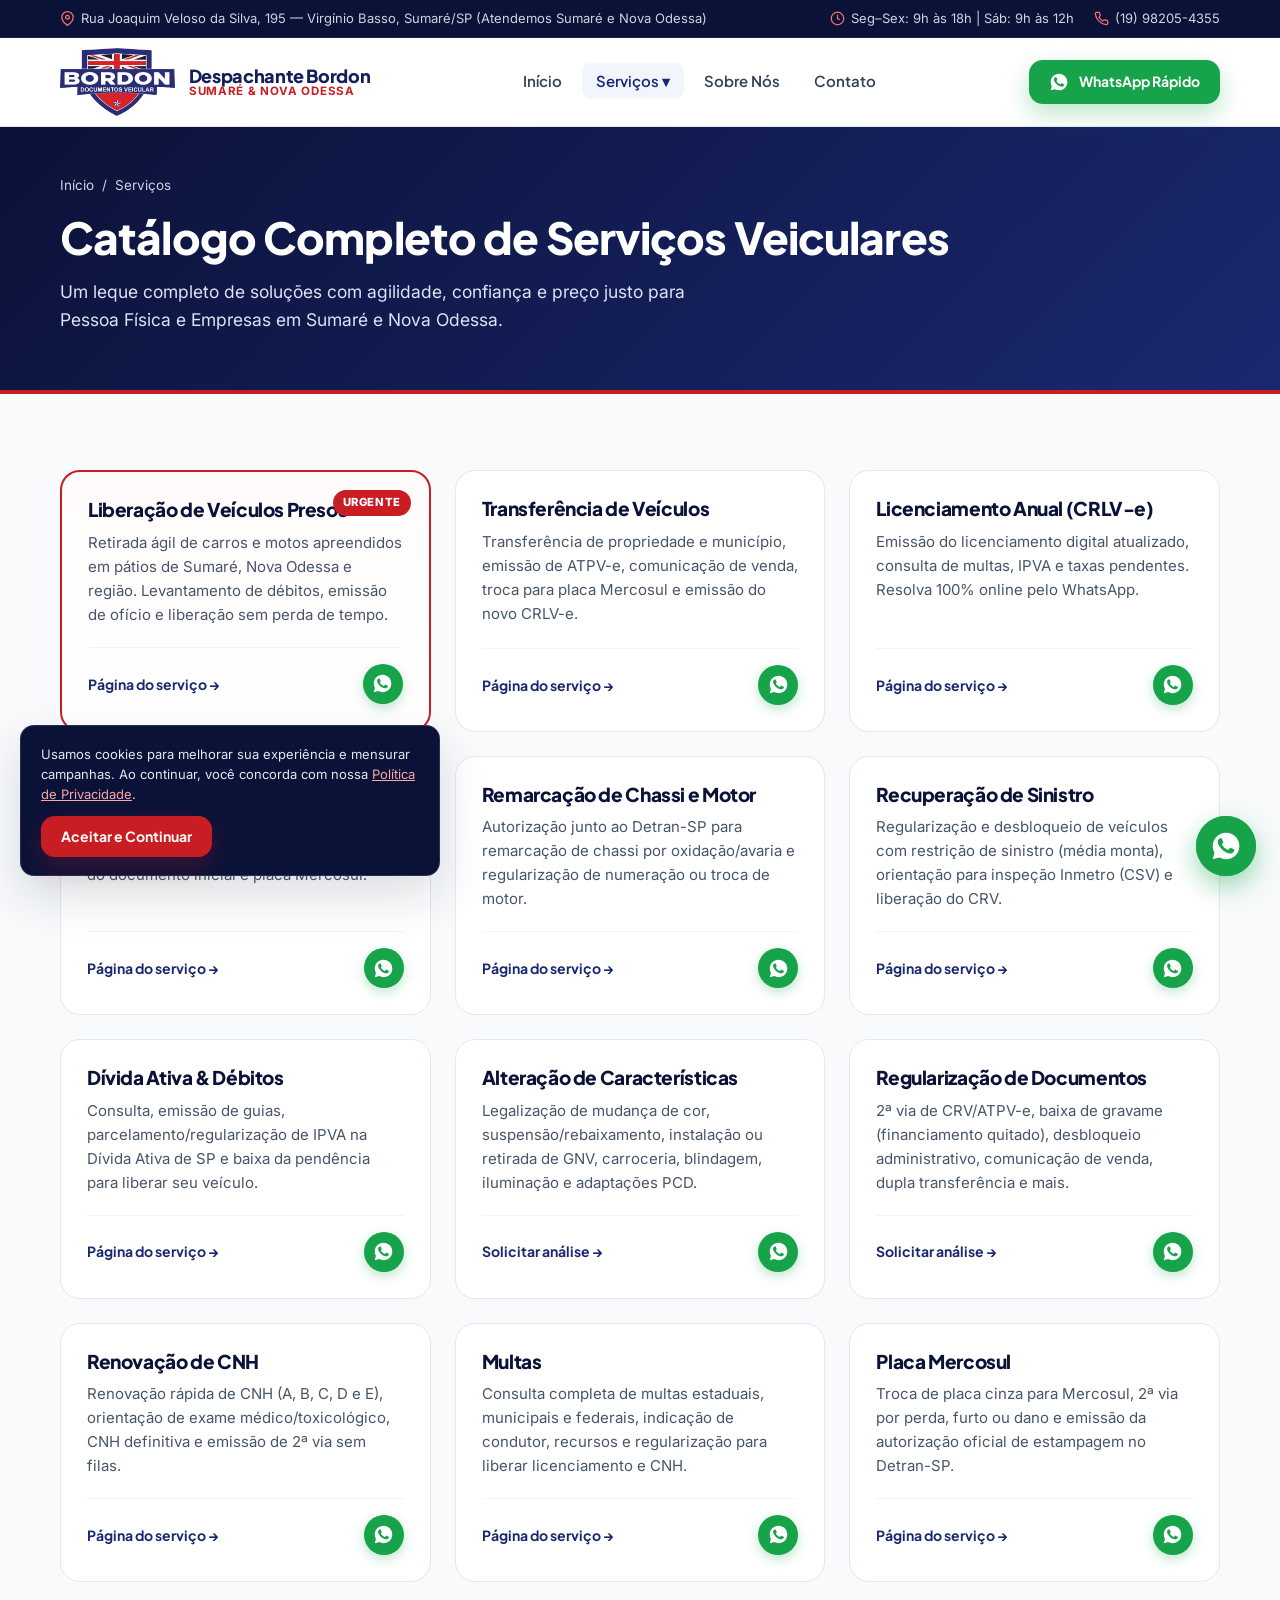
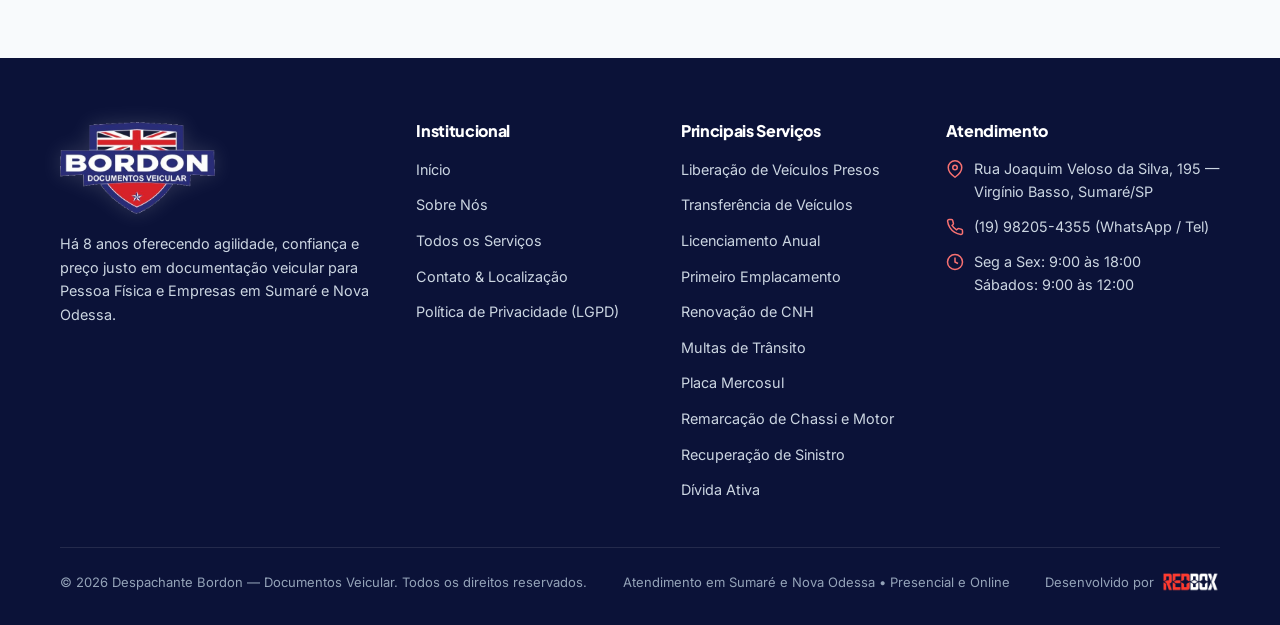
<file: servicos.html>
<!DOCTYPE html>
<html lang="pt-BR">
<head>
  <meta charset="UTF-8">
  <meta name="viewport" content="width=device-width, initial-scale=1.0">
  <title>Serviços de Despachante | Despachante Bordon Sumaré e Nova Odessa</title>
  <meta name="description" content="Catálogo completo de serviços do Despachante Bordon: liberação de veículos presos, transferência, licenciamento, 1º emplacamento, alteração de características, remarcação de chassi e motor, sinistro e dívida ativa.">
  <meta name="theme-color" content="#1A2870">
  <meta property="og:type" content="website">
  <meta property="og:locale" content="pt_BR">
  <meta property="og:site_name" content="Despachante Bordon">
  <meta property="og:title" content="Serviços de Despachante | Despachante Bordon Sumaré e Nova Odessa">
  <meta property="og:description" content="Catálogo completo de serviços do Despachante Bordon: liberação de veículos presos, transferência, licenciamento, 1º emplacamento, alteração de características, remarcação de chassi e motor, sinistro e dívida ativa.">
  <meta property="og:image" content="https://despachante-bordon.vercel.app/assets/img/og-despachante-bordon.jpg?v=2">
  <meta property="og:image:width" content="1024">
  <meta property="og:image:height" content="576">
  <meta name="twitter:card" content="summary_large_image">
  <meta name="twitter:image" content="https://despachante-bordon.vercel.app/assets/img/og-despachante-bordon.jpg?v=2">
  <link rel="preconnect" href="https://fonts.googleapis.com">
  <link rel="preconnect" href="https://fonts.gstatic.com" crossorigin>
  <link href="https://fonts.googleapis.com/css2?family=Inter:wght@400;500;600;700&family=Plus+Jakarta+Sans:wght@600;700;800&display=swap" rel="stylesheet">
  <link rel="icon" href="/favicon.ico" sizes="any">
  <link rel="shortcut icon" href="/favicon.ico">
  <link rel="icon" type="image/png" href="https://despachante-bordon.vercel.app/assets/img/logo-bordon.png">
  <link rel="apple-touch-icon" sizes="180x180" href="https://despachante-bordon.vercel.app/assets/img/apple-touch-icon.png">
  <link rel="stylesheet" href="assets/css/styles.css">
</head>
<body>
  <a href="#conteudo" class="skip-link">Pular para o conteúdo principal</a>

  <!-- Top Bar Local -->
  <div class="topbar">
    <div class="container topbar-inner">
      <div class="topbar-group">
        <span class="topbar-item">
          <svg viewBox="0 0 24 24" fill="none" stroke="currentColor" stroke-width="2" aria-hidden="true"><path d="M21 10c0 7-9 13-9 13s-9-6-9-13a9 9 0 0 1 18 0z"/><circle cx="12" cy="10" r="3"/></svg>
          Rua Joaquim Veloso da Silva, 195 — Virgínio Basso, Sumaré/SP (Atendemos Sumaré e Nova Odessa)
        </span>
      </div>
      <div class="topbar-group">
        <span class="topbar-item">
          <svg viewBox="0 0 24 24" fill="none" stroke="currentColor" stroke-width="2" aria-hidden="true"><circle cx="12" cy="12" r="10"/><path d="M12 6v6l4 2"/></svg>
          Seg–Sex: 9h às 18h | Sáb: 9h às 12h
        </span>
        <span class="topbar-item">
          <svg viewBox="0 0 24 24" fill="none" stroke="currentColor" stroke-width="2" aria-hidden="true"><path d="M22 16.92v3a2 2 0 0 1-2.18 2 19.79 19.79 0 0 1-8.63-3.07 19.5 19.5 0 0 1-6-6 19.79 19.79 0 0 1-3.07-8.67A2 2 0 0 1 4.11 2h3a2 2 0 0 1 2 1.72c.127.96.361 1.903.7 2.81a2 2 0 0 1-.45 2.11L8.09 9.91a16 16 0 0 0 6 6l1.27-1.27a2 2 0 0 1 2.11-.45c.907.339 1.85.573 2.81.7A2 2 0 0 1 22 16.92z"/></svg>
          <a href="tel:+5519982054355" data-track="phone" data-label="topbar_phone">(19) 98205-4355</a>
        </span>
      </div>
    </div>
  </div>

  <!-- Header -->
  <header class="site-header">
    <div class="container header-inner">
      <a href="/" class="brand-logo" aria-label="Despachante Bordon — Página Inicial">
        <img src="assets/img/logo-bordon.png" alt="Logotipo Despachante Bordon Documentos Veicular" width="115" height="68">
        <div class="brand-text">
          <span class="brand-name">Despachante Bordon</span>
          <span class="brand-sub">Sumaré &amp; Nova Odessa</span>
        </div>
      </a>

      <nav class="nav-desktop" aria-label="Navegação Principal">
        <ul class="nav-links">
          <li><a href="/" class="nav-link">Início</a></li>
          <li class="nav-dropdown">
            <a href="/servicos" class="nav-link active">Serviços ▾</a>
            <div class="nav-dropdown-menu" role="menu">
              <a href="/servicos/liberacao-de-veiculos">Liberação de Veículos Presos <span class="nav-badge-urgent">Urgente</span></a>
              <a href="/servicos/transferencia-de-veiculos">Transferência de Veículos</a>
              <a href="/servicos/licenciamento">Licenciamento Anual (CRLV-e)</a>
              <a href="/servicos/primeiro-emplacamento">Primeiro Emplacamento</a>
              <a href="/servicos/renovacao-cnh">Renovação de CNH</a>
              <a href="/servicos/multas">Multas de Trânsito</a>
              <a href="/servicos/placa-mercosul">Placa Mercosul</a>
              <a href="/servicos/remarcacao-chassi-motor">Remarcação de Chassi e Motor</a>
              <a href="/servicos/recuperacao-de-sinistro">Recuperação de Sinistro</a>
              <a href="/servicos/divida-ativa">Dívida Ativa &amp; Débitos</a>
              <a href="/servicos">Ver todos os serviços →</a>
            </div>
          </li>
          <li><a href="/sobre" class="nav-link">Sobre Nós</a></li>
          <li><a href="/contato" class="nav-link">Contato</a></li>
        </ul>
      </nav>

      <div class="header-actions">
        <a href="https://wa.me/5519982054355?text=Ol%C3%A1%2C%20Despachante%20Bordon!%20Gostaria%20de%20um%20or%C3%A7amento%20para%20meu%20ve%C3%ADculo."
           target="_blank" rel="noopener noreferrer"
           class="btn btn-wa btn-sm"
           data-track="whatsapp" data-label="header_cta" data-service="geral">
          <svg viewBox="0 0 24 24" fill="currentColor" aria-hidden="true"><path d="M12.031 2C6.51 2 2.02 6.49 2.02 12.01c0 1.77.46 3.5 1.34 5.02L2 22l5.12-1.34a9.98 9.98 0 0 0 4.91 1.29h.01c5.52 0 10.01-4.49 10.01-10.01S17.55 2 12.03 2zm5.82 14.13c-.25.7-1.44 1.34-1.99 1.42-.52.08-1.18.11-1.91-.12-.44-.14-1-.33-1.72-.64-3.03-1.31-5.01-4.38-5.16-4.58-.15-.2-1.23-1.64-1.23-3.13 0-1.49.78-2.22 1.06-2.52.28-.3.61-.38.81-.38.2 0 .41.01.58.01.19.01.44-.07.69.53.25.6.86 2.1.94 2.25.08.15.13.33.03.53-.1.2-.15.33-.3.5-.15.18-.32.39-.45.53-.15.15-.31.32-.13.62.18.3.79 1.3 1.69 2.11 1.16 1.03 2.14 1.35 2.44 1.5.3.15.48.13.66-.08.18-.2.76-.88.96-1.18.2-.3.41-.25.68-.15.28.1 1.77.83 2.07.98.3.15.5.23.58.35.07.13.07.73-.18 1.43z"/></svg>
          WhatsApp Rápido
        </a>
        <button class="mobile-menu-btn" type="button" aria-label="Abrir menu" aria-expanded="false" aria-controls="mobile-nav">
          <svg width="24" height="24" viewBox="0 0 24 24" fill="none" stroke="currentColor" stroke-width="2.2"><line x1="3" y1="6" x2="21" y2="6"/><line x1="3" y1="12" x2="21" y2="12"/><line x1="3" y1="18" x2="21" y2="18"/></svg>
        </button>
      </div>
    </div>
  </header>

  <!-- Mobile Navigation Drawer -->
  <nav id="mobile-nav" class="mobile-nav" aria-label="Menu Mobile">
    <div class="mobile-nav-list">
      <a href="/">Início</a>
      <a href="/servicos">Todos os Serviços</a>
      <a href="/servicos/liberacao-de-veiculos" class="sub-item">Liberação de Veículos Presos</a>
      <a href="/servicos/transferencia-de-veiculos" class="sub-item">Transferência de Veículos</a>
      <a href="/servicos/licenciamento" class="sub-item">Licenciamento Anual</a>
      <a href="/servicos/primeiro-emplacamento" class="sub-item">Primeiro Emplacamento</a>
      <a href="/servicos/renovacao-cnh" class="sub-item">Renovação de CNH</a>
      <a href="/servicos/multas" class="sub-item">Multas de Trânsito</a>
      <a href="/servicos/placa-mercosul" class="sub-item">Placa Mercosul</a>
      <a href="/servicos/remarcacao-chassi-motor" class="sub-item">Remarcação de Chassi e Motor</a>
      <a href="/servicos/recuperacao-de-sinistro" class="sub-item">Recuperação de Sinistro</a>
      <a href="/servicos/divida-ativa" class="sub-item">Dívida Ativa</a>
      <a href="/sobre">Sobre Nós (8 Anos)</a>
      <a href="/contato">Contato &amp; Endereço</a>
    </div>
    <a href="https://wa.me/5519982054355?text=Ol%C3%A1%2C%20Despachante%20Bordon!%20Preciso%20de%20atendimento."
       target="_blank" rel="noopener noreferrer"
       class="btn btn-wa btn-block" data-track="whatsapp" data-label="mobile_drawer">
      <svg viewBox="0 0 24 24" fill="currentColor" aria-hidden="true"><path d="M12.031 2C6.51 2 2.02 6.49 2.02 12.01c0 1.77.46 3.5 1.34 5.02L2 22l5.12-1.34a9.98 9.98 0 0 0 4.91 1.29h.01c5.52 0 10.01-4.49 10.01-10.01S17.55 2 12.03 2zm5.82 14.13c-.25.7-1.44 1.34-1.99 1.42-.52.08-1.18.11-1.91-.12-.44-.14-1-.33-1.72-.64-3.03-1.31-5.01-4.38-5.16-4.58-.15-.2-1.23-1.64-1.23-3.13 0-1.49.78-2.22 1.06-2.52.28-.3.61-.38.81-.38.2 0 .41.01.58.01.19.01.44-.07.69.53.25.6.86 2.1.94 2.25.08.15.13.33.03.53-.1.2-.15.33-.3.5-.15.18-.32.39-.45.53-.15.15-.31.32-.13.62.18.3.79 1.3 1.69 2.11 1.16 1.03 2.14 1.35 2.44 1.5.3.15.48.13.66-.08.18-.2.76-.88.96-1.18.2-.3.41-.25.68-.15.28.1 1.77.83 2.07.98.3.15.5.23.58.35.07.13.07.73-.18 1.43z"/></svg> Falar no WhatsApp (19) 98205-4355
    </a>
  </nav>
  <main id="conteudo">
    <section class="page-hero">
      <div class="container">
        <nav class="breadcrumb" aria-label="Breadcrumb">
          <a href="/">Início</a> <span>/</span> <span>Serviços</span>
        </nav>
        <h1>Catálogo Completo de Serviços Veiculares</h1>
        <p>Um leque completo de soluções com agilidade, confiança e preço justo para Pessoa Física e Empresas em Sumaré e Nova Odessa.</p>
      </div>
    </section>

    <section class="section bg-light">
      <div class="container">
        <div class="services-grid">
          <article class="service-card featured">
            <span class="service-card-badge">Urgente</span>
            <h3>Liberação de Veículos Presos</h3>
            <p>Retirada ágil de carros e motos apreendidos em pátios de Sumaré, Nova Odessa e região. Levantamento de débitos, emissão de ofício e liberação sem perda de tempo.</p>
            <div class="service-card-actions">
              <a href="/servicos/liberacao-de-veiculos" class="service-link">Página do serviço →</a>
              <a href="https://wa.me/5519982054355?text=Preciso%20liberar%20um%20ve%C3%ADculo%20preso%20com%20urg%C3%AAncia." target="_blank" rel="noopener noreferrer" class="service-wa-mini" aria-label="Falar no WhatsApp" title="Falar no WhatsApp" data-track="whatsapp" data-service="liberacao"><svg viewBox="0 0 24 24" fill="currentColor" aria-hidden="true"><path d="M12.031 2C6.51 2 2.02 6.49 2.02 12.01c0 1.77.46 3.5 1.34 5.02L2 22l5.12-1.34a9.98 9.98 0 0 0 4.91 1.29h.01c5.52 0 10.01-4.49 10.01-10.01S17.55 2 12.03 2zm5.82 14.13c-.25.7-1.44 1.34-1.99 1.42-.52.08-1.18.11-1.91-.12-.44-.14-1-.33-1.72-.64-3.03-1.31-5.01-4.38-5.16-4.58-.15-.2-1.23-1.64-1.23-3.13 0-1.49.78-2.22 1.06-2.52.28-.3.61-.38.81-.38.2 0 .41.01.58.01.19.01.44-.07.69.53.25.6.86 2.1.94 2.25.08.15.13.33.03.53-.1.2-.15.33-.3.5-.15.18-.32.39-.45.53-.15.15-.31.32-.13.62.18.3.79 1.3 1.69 2.11 1.16 1.03 2.14 1.35 2.44 1.5.3.15.48.13.66-.08.18-.2.76-.88.96-1.18.2-.3.41-.25.68-.15.28.1 1.77.83 2.07.98.3.15.5.23.58.35.07.13.07.73-.18 1.43z"/></svg></a>
            </div>
          </article>

          <article class="service-card">
            <h3>Transferência de Veículos</h3>
            <p>Transferência de propriedade e município, emissão de ATPV-e, comunicação de venda, troca para placa Mercosul e emissão do novo CRLV-e.</p>
            <div class="service-card-actions">
              <a href="/servicos/transferencia-de-veiculos" class="service-link">Página do serviço →</a>
              <a href="https://wa.me/5519982054355?text=Quero%20or%C3%A7amento%20para%20Transfer%C3%AAncia%20de%20Ve%C3%ADculo." target="_blank" rel="noopener noreferrer" class="service-wa-mini" aria-label="Falar no WhatsApp" title="Falar no WhatsApp" data-track="whatsapp" data-service="transferencia"><svg viewBox="0 0 24 24" fill="currentColor" aria-hidden="true"><path d="M12.031 2C6.51 2 2.02 6.49 2.02 12.01c0 1.77.46 3.5 1.34 5.02L2 22l5.12-1.34a9.98 9.98 0 0 0 4.91 1.29h.01c5.52 0 10.01-4.49 10.01-10.01S17.55 2 12.03 2zm5.82 14.13c-.25.7-1.44 1.34-1.99 1.42-.52.08-1.18.11-1.91-.12-.44-.14-1-.33-1.72-.64-3.03-1.31-5.01-4.38-5.16-4.58-.15-.2-1.23-1.64-1.23-3.13 0-1.49.78-2.22 1.06-2.52.28-.3.61-.38.81-.38.2 0 .41.01.58.01.19.01.44-.07.69.53.25.6.86 2.1.94 2.25.08.15.13.33.03.53-.1.2-.15.33-.3.5-.15.18-.32.39-.45.53-.15.15-.31.32-.13.62.18.3.79 1.3 1.69 2.11 1.16 1.03 2.14 1.35 2.44 1.5.3.15.48.13.66-.08.18-.2.76-.88.96-1.18.2-.3.41-.25.68-.15.28.1 1.77.83 2.07.98.3.15.5.23.58.35.07.13.07.73-.18 1.43z"/></svg></a>
            </div>
          </article>

          <article class="service-card">
            <h3>Licenciamento Anual (CRLV-e)</h3>
            <p>Emissão do licenciamento digital atualizado, consulta de multas, IPVA e taxas pendentes. Resolva 100% online pelo WhatsApp.</p>
            <div class="service-card-actions">
              <a href="/servicos/licenciamento" class="service-link">Página do serviço →</a>
              <a href="https://wa.me/5519982054355?text=Quero%20fazer%20o%20Licenciamento%20Anual." target="_blank" rel="noopener noreferrer" class="service-wa-mini" aria-label="Falar no WhatsApp" title="Falar no WhatsApp" data-track="whatsapp" data-service="licenciamento"><svg viewBox="0 0 24 24" fill="currentColor" aria-hidden="true"><path d="M12.031 2C6.51 2 2.02 6.49 2.02 12.01c0 1.77.46 3.5 1.34 5.02L2 22l5.12-1.34a9.98 9.98 0 0 0 4.91 1.29h.01c5.52 0 10.01-4.49 10.01-10.01S17.55 2 12.03 2zm5.82 14.13c-.25.7-1.44 1.34-1.99 1.42-.52.08-1.18.11-1.91-.12-.44-.14-1-.33-1.72-.64-3.03-1.31-5.01-4.38-5.16-4.58-.15-.2-1.23-1.64-1.23-3.13 0-1.49.78-2.22 1.06-2.52.28-.3.61-.38.81-.38.2 0 .41.01.58.01.19.01.44-.07.69.53.25.6.86 2.1.94 2.25.08.15.13.33.03.53-.1.2-.15.33-.3.5-.15.18-.32.39-.45.53-.15.15-.31.32-.13.62.18.3.79 1.3 1.69 2.11 1.16 1.03 2.14 1.35 2.44 1.5.3.15.48.13.66-.08.18-.2.76-.88.96-1.18.2-.3.41-.25.68-.15.28.1 1.77.83 2.07.98.3.15.5.23.58.35.07.13.07.73-.18 1.43z"/></svg></a>
            </div>
          </article>

          <article class="service-card">
            <h3>Primeiro Emplacamento</h3>
            <p>Registro completo de veículos 0 km (carros, motos, utilitários e caminhões) com emissão do documento inicial e placa Mercosul.</p>
            <div class="service-card-actions">
              <a href="/servicos/primeiro-emplacamento" class="service-link">Página do serviço →</a>
              <a href="https://wa.me/5519982054355?text=Quero%20or%C3%A7amento%20para%20Primeiro%20Emplacamento." target="_blank" rel="noopener noreferrer" class="service-wa-mini" aria-label="Falar no WhatsApp" title="Falar no WhatsApp" data-track="whatsapp" data-service="emplacamento"><svg viewBox="0 0 24 24" fill="currentColor" aria-hidden="true"><path d="M12.031 2C6.51 2 2.02 6.49 2.02 12.01c0 1.77.46 3.5 1.34 5.02L2 22l5.12-1.34a9.98 9.98 0 0 0 4.91 1.29h.01c5.52 0 10.01-4.49 10.01-10.01S17.55 2 12.03 2zm5.82 14.13c-.25.7-1.44 1.34-1.99 1.42-.52.08-1.18.11-1.91-.12-.44-.14-1-.33-1.72-.64-3.03-1.31-5.01-4.38-5.16-4.58-.15-.2-1.23-1.64-1.23-3.13 0-1.49.78-2.22 1.06-2.52.28-.3.61-.38.81-.38.2 0 .41.01.58.01.19.01.44-.07.69.53.25.6.86 2.1.94 2.25.08.15.13.33.03.53-.1.2-.15.33-.3.5-.15.18-.32.39-.45.53-.15.15-.31.32-.13.62.18.3.79 1.3 1.69 2.11 1.16 1.03 2.14 1.35 2.44 1.5.3.15.48.13.66-.08.18-.2.76-.88.96-1.18.2-.3.41-.25.68-.15.28.1 1.77.83 2.07.98.3.15.5.23.58.35.07.13.07.73-.18 1.43z"/></svg></a>
            </div>
          </article>

          <article class="service-card">
            <h3>Remarcação de Chassi e Motor</h3>
            <p>Autorização junto ao Detran-SP para remarcação de chassi por oxidação/avaria e regularização de numeração ou troca de motor.</p>
            <div class="service-card-actions">
              <a href="/servicos/remarcacao-chassi-motor" class="service-link">Página do serviço →</a>
              <a href="https://wa.me/5519982054355?text=Preciso%20de%20Remarca%C3%A7%C3%A3o%20de%20Chassi%20ou%20Motor." target="_blank" rel="noopener noreferrer" class="service-wa-mini" aria-label="Falar no WhatsApp" title="Falar no WhatsApp" data-track="whatsapp" data-service="remarcacao"><svg viewBox="0 0 24 24" fill="currentColor" aria-hidden="true"><path d="M12.031 2C6.51 2 2.02 6.49 2.02 12.01c0 1.77.46 3.5 1.34 5.02L2 22l5.12-1.34a9.98 9.98 0 0 0 4.91 1.29h.01c5.52 0 10.01-4.49 10.01-10.01S17.55 2 12.03 2zm5.82 14.13c-.25.7-1.44 1.34-1.99 1.42-.52.08-1.18.11-1.91-.12-.44-.14-1-.33-1.72-.64-3.03-1.31-5.01-4.38-5.16-4.58-.15-.2-1.23-1.64-1.23-3.13 0-1.49.78-2.22 1.06-2.52.28-.3.61-.38.81-.38.2 0 .41.01.58.01.19.01.44-.07.69.53.25.6.86 2.1.94 2.25.08.15.13.33.03.53-.1.2-.15.33-.3.5-.15.18-.32.39-.45.53-.15.15-.31.32-.13.62.18.3.79 1.3 1.69 2.11 1.16 1.03 2.14 1.35 2.44 1.5.3.15.48.13.66-.08.18-.2.76-.88.96-1.18.2-.3.41-.25.68-.15.28.1 1.77.83 2.07.98.3.15.5.23.58.35.07.13.07.73-.18 1.43z"/></svg></a>
            </div>
          </article>

          <article class="service-card">
            <h3>Recuperação de Sinistro</h3>
            <p>Regularização e desbloqueio de veículos com restrição de sinistro (média monta), orientação para inspeção Inmetro (CSV) e liberação do CRV.</p>
            <div class="service-card-actions">
              <a href="/servicos/recuperacao-de-sinistro" class="service-link">Página do serviço →</a>
              <a href="https://wa.me/5519982054355?text=Preciso%20de%20Recupera%C3%A7%C3%A3o%20de%20Sinistro." target="_blank" rel="noopener noreferrer" class="service-wa-mini" aria-label="Falar no WhatsApp" title="Falar no WhatsApp" data-track="whatsapp" data-service="sinistro"><svg viewBox="0 0 24 24" fill="currentColor" aria-hidden="true"><path d="M12.031 2C6.51 2 2.02 6.49 2.02 12.01c0 1.77.46 3.5 1.34 5.02L2 22l5.12-1.34a9.98 9.98 0 0 0 4.91 1.29h.01c5.52 0 10.01-4.49 10.01-10.01S17.55 2 12.03 2zm5.82 14.13c-.25.7-1.44 1.34-1.99 1.42-.52.08-1.18.11-1.91-.12-.44-.14-1-.33-1.72-.64-3.03-1.31-5.01-4.38-5.16-4.58-.15-.2-1.23-1.64-1.23-3.13 0-1.49.78-2.22 1.06-2.52.28-.3.61-.38.81-.38.2 0 .41.01.58.01.19.01.44-.07.69.53.25.6.86 2.1.94 2.25.08.15.13.33.03.53-.1.2-.15.33-.3.5-.15.18-.32.39-.45.53-.15.15-.31.32-.13.62.18.3.79 1.3 1.69 2.11 1.16 1.03 2.14 1.35 2.44 1.5.3.15.48.13.66-.08.18-.2.76-.88.96-1.18.2-.3.41-.25.68-.15.28.1 1.77.83 2.07.98.3.15.5.23.58.35.07.13.07.73-.18 1.43z"/></svg></a>
            </div>
          </article>

          <article class="service-card">
            <h3>Dívida Ativa &amp; Débitos</h3>
            <p>Consulta, emissão de guias, parcelamento/regularização de IPVA na Dívida Ativa de SP e baixa da pendência para liberar seu veículo.</p>
            <div class="service-card-actions">
              <a href="/servicos/divida-ativa" class="service-link">Página do serviço →</a>
              <a href="https://wa.me/5519982054355?text=Preciso%20regularizar%20D%C3%ADvida%20Ativa%20de%20ve%C3%ADculo." target="_blank" rel="noopener noreferrer" class="service-wa-mini" aria-label="Falar no WhatsApp" title="Falar no WhatsApp" data-track="whatsapp" data-service="divida_ativa"><svg viewBox="0 0 24 24" fill="currentColor" aria-hidden="true"><path d="M12.031 2C6.51 2 2.02 6.49 2.02 12.01c0 1.77.46 3.5 1.34 5.02L2 22l5.12-1.34a9.98 9.98 0 0 0 4.91 1.29h.01c5.52 0 10.01-4.49 10.01-10.01S17.55 2 12.03 2zm5.82 14.13c-.25.7-1.44 1.34-1.99 1.42-.52.08-1.18.11-1.91-.12-.44-.14-1-.33-1.72-.64-3.03-1.31-5.01-4.38-5.16-4.58-.15-.2-1.23-1.64-1.23-3.13 0-1.49.78-2.22 1.06-2.52.28-.3.61-.38.81-.38.2 0 .41.01.58.01.19.01.44-.07.69.53.25.6.86 2.1.94 2.25.08.15.13.33.03.53-.1.2-.15.33-.3.5-.15.18-.32.39-.45.53-.15.15-.31.32-.13.62.18.3.79 1.3 1.69 2.11 1.16 1.03 2.14 1.35 2.44 1.5.3.15.48.13.66-.08.18-.2.76-.88.96-1.18.2-.3.41-.25.68-.15.28.1 1.77.83 2.07.98.3.15.5.23.58.35.07.13.07.73-.18 1.43z"/></svg></a>
            </div>
          </article>

          <article class="service-card" id="alteracao">
            <h3>Alteração de Características</h3>
            <p>Legalização de mudança de cor, suspensão/rebaixamento, instalação ou retirada de GNV, carroceria, blindagem, iluminação e adaptações PCD.</p>
            <div class="service-card-actions">
              <a href="/contato" class="service-link">Solicitar análise →</a>
              <a href="https://wa.me/5519982054355?text=Quero%20fazer%20Altera%C3%A7%C3%A3o%20de%20Caracter%C3%ADsticas%20no%20meu%20ve%C3%ADculo." target="_blank" rel="noopener noreferrer" class="service-wa-mini" aria-label="Falar no WhatsApp" title="Falar no WhatsApp" data-track="whatsapp" data-service="alteracao"><svg viewBox="0 0 24 24" fill="currentColor" aria-hidden="true"><path d="M12.031 2C6.51 2 2.02 6.49 2.02 12.01c0 1.77.46 3.5 1.34 5.02L2 22l5.12-1.34a9.98 9.98 0 0 0 4.91 1.29h.01c5.52 0 10.01-4.49 10.01-10.01S17.55 2 12.03 2zm5.82 14.13c-.25.7-1.44 1.34-1.99 1.42-.52.08-1.18.11-1.91-.12-.44-.14-1-.33-1.72-.64-3.03-1.31-5.01-4.38-5.16-4.58-.15-.2-1.23-1.64-1.23-3.13 0-1.49.78-2.22 1.06-2.52.28-.3.61-.38.81-.38.2 0 .41.01.58.01.19.01.44-.07.69.53.25.6.86 2.1.94 2.25.08.15.13.33.03.53-.1.2-.15.33-.3.5-.15.18-.32.39-.45.53-.15.15-.31.32-.13.62.18.3.79 1.3 1.69 2.11 1.16 1.03 2.14 1.35 2.44 1.5.3.15.48.13.66-.08.18-.2.76-.88.96-1.18.2-.3.41-.25.68-.15.28.1 1.77.83 2.07.98.3.15.5.23.58.35.07.13.07.73-.18 1.43z"/></svg></a>
            </div>
          </article>

          <article class="service-card" id="regularizacao">
            <h3>Regularização de Documentos</h3>
            <p>2ª via de CRV/ATPV-e, baixa de gravame (financiamento quitado), desbloqueio administrativo, comunicação de venda, dupla transferência e mais.</p>
            <div class="service-card-actions">
              <a href="/contato" class="service-link">Solicitar análise →</a>
              <a href="https://wa.me/5519982054355?text=Preciso%20regularizar%20documentos%20do%20meu%20ve%C3%ADculo." target="_blank" rel="noopener noreferrer" class="service-wa-mini" aria-label="Falar no WhatsApp" title="Falar no WhatsApp" data-track="whatsapp" data-service="regularizacao"><svg viewBox="0 0 24 24" fill="currentColor" aria-hidden="true"><path d="M12.031 2C6.51 2 2.02 6.49 2.02 12.01c0 1.77.46 3.5 1.34 5.02L2 22l5.12-1.34a9.98 9.98 0 0 0 4.91 1.29h.01c5.52 0 10.01-4.49 10.01-10.01S17.55 2 12.03 2zm5.82 14.13c-.25.7-1.44 1.34-1.99 1.42-.52.08-1.18.11-1.91-.12-.44-.14-1-.33-1.72-.64-3.03-1.31-5.01-4.38-5.16-4.58-.15-.2-1.23-1.64-1.23-3.13 0-1.49.78-2.22 1.06-2.52.28-.3.61-.38.81-.38.2 0 .41.01.58.01.19.01.44-.07.69.53.25.6.86 2.1.94 2.25.08.15.13.33.03.53-.1.2-.15.33-.3.5-.15.18-.32.39-.45.53-.15.15-.31.32-.13.62.18.3.79 1.3 1.69 2.11 1.16 1.03 2.14 1.35 2.44 1.5.3.15.48.13.66-.08.18-.2.76-.88.96-1.18.2-.3.41-.25.68-.15.28.1 1.77.83 2.07.98.3.15.5.23.58.35.07.13.07.73-.18 1.43z"/></svg></a>
            </div>
          </article>

          <article class="service-card">
            <h3>Renovação de CNH</h3>
            <p>Renovação rápida de CNH (A, B, C, D e E), orientação de exame médico/toxicológico, CNH definitiva e emissão de 2ª via sem filas.</p>
            <div class="service-card-actions">
              <a href="/servicos/renovacao-cnh" class="service-link">Página do serviço →</a>
              <a href="https://wa.me/5519982054355?text=Quero%20fazer%20a%20Renova%C3%A7%C3%A3o%20da%20minha%20CNH." target="_blank" rel="noopener noreferrer" class="service-wa-mini" aria-label="Falar no WhatsApp" title="Falar no WhatsApp" data-track="whatsapp" data-service="renovacao_cnh"><svg viewBox="0 0 24 24" fill="currentColor" aria-hidden="true"><path d="M12.031 2C6.51 2 2.02 6.49 2.02 12.01c0 1.77.46 3.5 1.34 5.02L2 22l5.12-1.34a9.98 9.98 0 0 0 4.91 1.29h.01c5.52 0 10.01-4.49 10.01-10.01S17.55 2 12.03 2zm5.82 14.13c-.25.7-1.44 1.34-1.99 1.42-.52.08-1.18.11-1.91-.12-.44-.14-1-.33-1.72-.64-3.03-1.31-5.01-4.38-5.16-4.58-.15-.2-1.23-1.64-1.23-3.13 0-1.49.78-2.22 1.06-2.52.28-.3.61-.38.81-.38.2 0 .41.01.58.01.19.01.44-.07.69.53.25.6.86 2.1.94 2.25.08.15.13.33.03.53-.1.2-.15.33-.3.5-.15.18-.32.39-.45.53-.15.15-.31.32-.13.62.18.3.79 1.3 1.69 2.11 1.16 1.03 2.14 1.35 2.44 1.5.3.15.48.13.66-.08.18-.2.76-.88.96-1.18.2-.3.41-.25.68-.15.28.1 1.77.83 2.07.98.3.15.5.23.58.35.07.13.07.73-.18 1.43z"/></svg></a>
            </div>
          </article>

          <article class="service-card">
            <h3>Multas</h3>
            <p>Consulta completa de multas estaduais, municipais e federais, indicação de condutor, recursos e regularização para liberar licenciamento e CNH.</p>
            <div class="service-card-actions">
              <a href="/servicos/multas" class="service-link">Página do serviço →</a>
              <a href="https://wa.me/5519982054355?text=Preciso%20consultar%20ou%20regularizar%20Multas." target="_blank" rel="noopener noreferrer" class="service-wa-mini" aria-label="Falar no WhatsApp" title="Falar no WhatsApp" data-track="whatsapp" data-service="multas"><svg viewBox="0 0 24 24" fill="currentColor" aria-hidden="true"><path d="M12.031 2C6.51 2 2.02 6.49 2.02 12.01c0 1.77.46 3.5 1.34 5.02L2 22l5.12-1.34a9.98 9.98 0 0 0 4.91 1.29h.01c5.52 0 10.01-4.49 10.01-10.01S17.55 2 12.03 2zm5.82 14.13c-.25.7-1.44 1.34-1.99 1.42-.52.08-1.18.11-1.91-.12-.44-.14-1-.33-1.72-.64-3.03-1.31-5.01-4.38-5.16-4.58-.15-.2-1.23-1.64-1.23-3.13 0-1.49.78-2.22 1.06-2.52.28-.3.61-.38.81-.38.2 0 .41.01.58.01.19.01.44-.07.69.53.25.6.86 2.1.94 2.25.08.15.13.33.03.53-.1.2-.15.33-.3.5-.15.18-.32.39-.45.53-.15.15-.31.32-.13.62.18.3.79 1.3 1.69 2.11 1.16 1.03 2.14 1.35 2.44 1.5.3.15.48.13.66-.08.18-.2.76-.88.96-1.18.2-.3.41-.25.68-.15.28.1 1.77.83 2.07.98.3.15.5.23.58.35.07.13.07.73-.18 1.43z"/></svg></a>
            </div>
          </article>

          <article class="service-card">
            <h3>Placa Mercosul</h3>
            <p>Troca de placa cinza para Mercosul, 2ª via por perda, furto ou dano e emissão da autorização oficial de estampagem no Detran-SP.</p>
            <div class="service-card-actions">
              <a href="/servicos/placa-mercosul" class="service-link">Página do serviço →</a>
              <a href="https://wa.me/5519982054355?text=Preciso%20de%20or%C3%A7amento%20para%20Placa%20Mercosul." target="_blank" rel="noopener noreferrer" class="service-wa-mini" aria-label="Falar no WhatsApp" title="Falar no WhatsApp" data-track="whatsapp" data-service="placa_mercosul"><svg viewBox="0 0 24 24" fill="currentColor" aria-hidden="true"><path d="M12.031 2C6.51 2 2.02 6.49 2.02 12.01c0 1.77.46 3.5 1.34 5.02L2 22l5.12-1.34a9.98 9.98 0 0 0 4.91 1.29h.01c5.52 0 10.01-4.49 10.01-10.01S17.55 2 12.03 2zm5.82 14.13c-.25.7-1.44 1.34-1.99 1.42-.52.08-1.18.11-1.91-.12-.44-.14-1-.33-1.72-.64-3.03-1.31-5.01-4.38-5.16-4.58-.15-.2-1.23-1.64-1.23-3.13 0-1.49.78-2.22 1.06-2.52.28-.3.61-.38.81-.38.2 0 .41.01.58.01.19.01.44-.07.69.53.25.6.86 2.1.94 2.25.08.15.13.33.03.53-.1.2-.15.33-.3.5-.15.18-.32.39-.45.53-.15.15-.31.32-.13.62.18.3.79 1.3 1.69 2.11 1.16 1.03 2.14 1.35 2.44 1.5.3.15.48.13.66-.08.18-.2.76-.88.96-1.18.2-.3.41-.25.68-.15.28.1 1.77.83 2.07.98.3.15.5.23.58.35.07.13.07.73-.18 1.43z"/></svg></a>
            </div>
          </article>
        </div>
      </div>
    </section>
  </main>

  <!-- FOOTER -->
  <footer class="site-footer">
    <div class="container">
      <div class="footer-grid">
        <div>
          <a href="/" class="footer-logo" aria-label="Despachante Bordon">
            <img src="assets/img/logo-bordon.png" alt="Logotipo Despachante Bordon" width="155" height="92" loading="lazy">
          </a>
          <p style="font-size: 0.9rem; line-height: 1.65; color: #CBD5E1;">
            Há 8 anos oferecendo agilidade, confiança e preço justo em documentação veicular para Pessoa Física e Empresas em Sumaré e Nova Odessa.
          </p>
        </div>

        <div class="footer-col">
          <h4>Institucional</h4>
          <ul class="footer-links">
            <li><a href="/">Início</a></li>
            <li><a href="/sobre">Sobre Nós</a></li>
            <li><a href="/servicos">Todos os Serviços</a></li>
            <li><a href="/contato">Contato &amp; Localização</a></li>
            <li><a href="/politica-de-privacidade">Política de Privacidade (LGPD)</a></li>
          </ul>
        </div>

        <div class="footer-col">
          <h4>Principais Serviços</h4>
          <ul class="footer-links">
            <li><a href="/servicos/liberacao-de-veiculos">Liberação de Veículos Presos</a></li>
            <li><a href="/servicos/transferencia-de-veiculos">Transferência de Veículos</a></li>
            <li><a href="/servicos/licenciamento">Licenciamento Anual</a></li>
            <li><a href="/servicos/primeiro-emplacamento">Primeiro Emplacamento</a></li>
            <li><a href="/servicos/renovacao-cnh">Renovação de CNH</a></li>
            <li><a href="/servicos/multas">Multas de Trânsito</a></li>
            <li><a href="/servicos/placa-mercosul">Placa Mercosul</a></li>
            <li><a href="/servicos/remarcacao-chassi-motor">Remarcação de Chassi e Motor</a></li>
            <li><a href="/servicos/recuperacao-de-sinistro">Recuperação de Sinistro</a></li>
            <li><a href="/servicos/divida-ativa">Dívida Ativa</a></li>
          </ul>
        </div>

        <div class="footer-col">
          <h4>Atendimento</h4>
          <div class="footer-contact-item">
            <svg viewBox="0 0 24 24" fill="none" stroke="currentColor" stroke-width="2" aria-hidden="true"><path d="M21 10c0 7-9 13-9 13s-9-6-9-13a9 9 0 0 1 18 0z"/><circle cx="12" cy="10" r="3"/></svg>
            <span>Rua Joaquim Veloso da Silva, 195 — Virgínio Basso, Sumaré/SP</span>
          </div>
          <div class="footer-contact-item">
            <svg viewBox="0 0 24 24" fill="none" stroke="currentColor" stroke-width="2" aria-hidden="true"><path d="M22 16.92v3a2 2 0 0 1-2.18 2 19.79 19.79 0 0 1-8.63-3.07 19.5 19.5 0 0 1-6-6 19.79 19.79 0 0 1-3.07-8.67A2 2 0 0 1 4.11 2h3a2 2 0 0 1 2 1.72c.127.96.361 1.903.7 2.81a2 2 0 0 1-.45 2.11L8.09 9.91a16 16 0 0 0 6 6l1.27-1.27a2 2 0 0 1 2.11-.45c.907.339 1.85.573 2.81.7A2 2 0 0 1 22 16.92z"/></svg>
            <a href="tel:+5519982054355" data-track="phone" data-label="footer_phone">(19) 98205-4355 (WhatsApp / Tel)</a>
          </div>
          <div class="footer-contact-item">
            <svg viewBox="0 0 24 24" fill="none" stroke="currentColor" stroke-width="2" aria-hidden="true"><circle cx="12" cy="12" r="10"/><path d="M12 6v6l4 2"/></svg>
            <span>Seg a Sex: 9:00 às 18:00<br>Sábados: 9:00 às 12:00</span>
          </div>
        </div>
      </div>

      <div class="footer-bottom">
        <span>© 2026 Despachante Bordon — Documentos Veicular. Todos os direitos reservados.</span>
        <span>Atendimento em Sumaré e Nova Odessa • Presencial e Online</span>
        <div class="footer-dev">
          <span>Desenvolvido por</span>
          <a href="https://redboxmkt.com.br" target="_blank" rel="noopener noreferrer" aria-label="Agência Redbox - Marketing Digital" title="Agência Redbox">
            <img src="assets/img/logo-redbox.png" alt="Agência Redbox" width="76" height="26">
          </a>
        </div>
      </div>
    </div>
  </footer>

  <!-- Botão Flutuante WhatsApp Pulsante (Somente Ícone) -->
  <a href="https://wa.me/5519982054355?text=Ol%C3%A1%2C%20Despachante%20Bordon!%20Gostaria%20de%20um%20atendimento."
     target="_blank" rel="noopener noreferrer"
     class="wa-float"
     aria-label="Falar no WhatsApp com Despachante Bordon"
     title="Falar no WhatsApp"
     data-track="whatsapp" data-label="floating_button">
    <svg viewBox="0 0 24 24" fill="currentColor" aria-hidden="true"><path d="M12.031 2C6.51 2 2.02 6.49 2.02 12.01c0 1.77.46 3.5 1.34 5.02L2 22l5.12-1.34a9.98 9.98 0 0 0 4.91 1.29h.01c5.52 0 10.01-4.49 10.01-10.01S17.55 2 12.03 2zm5.82 14.13c-.25.7-1.44 1.34-1.99 1.42-.52.08-1.18.11-1.91-.12-.44-.14-1-.33-1.72-.64-3.03-1.31-5.01-4.38-5.16-4.58-.15-.2-1.23-1.64-1.23-3.13 0-1.49.78-2.22 1.06-2.52.28-.3.61-.38.81-.38.2 0 .41.01.58.01.19.01.44-.07.69.53.25.6.86 2.1.94 2.25.08.15.13.33.03.53-.1.2-.15.33-.3.5-.15.18-.32.39-.45.53-.15.15-.31.32-.13.62.18.3.79 1.3 1.69 2.11 1.16 1.03 2.14 1.35 2.44 1.5.3.15.48.13.66-.08.18-.2.76-.88.96-1.18.2-.3.41-.25.68-.15.28.1 1.77.83 2.07.98.3.15.5.23.58.35.07.13.07.73-.18 1.43z"/></svg>
  </a>

  <!-- Banner LGPD -->
  <div id="cookie-banner" class="cookie-banner" role="dialog" aria-label="Aviso de Privacidade e Cookies">
    <p>Usamos cookies para melhorar sua experiência e mensurar campanhas. Ao continuar, você concorda com nossa <a href="/politica-de-privacidade">Política de Privacidade</a>.</p>
    <div class="cookie-actions">
      <button id="cookie-accept" type="button" class="btn btn-red btn-sm">Aceitar e Continuar</button>
    </div>
  </div>

  <script src="assets/js/main.js" defer></script>
</body>
</html>
</file>
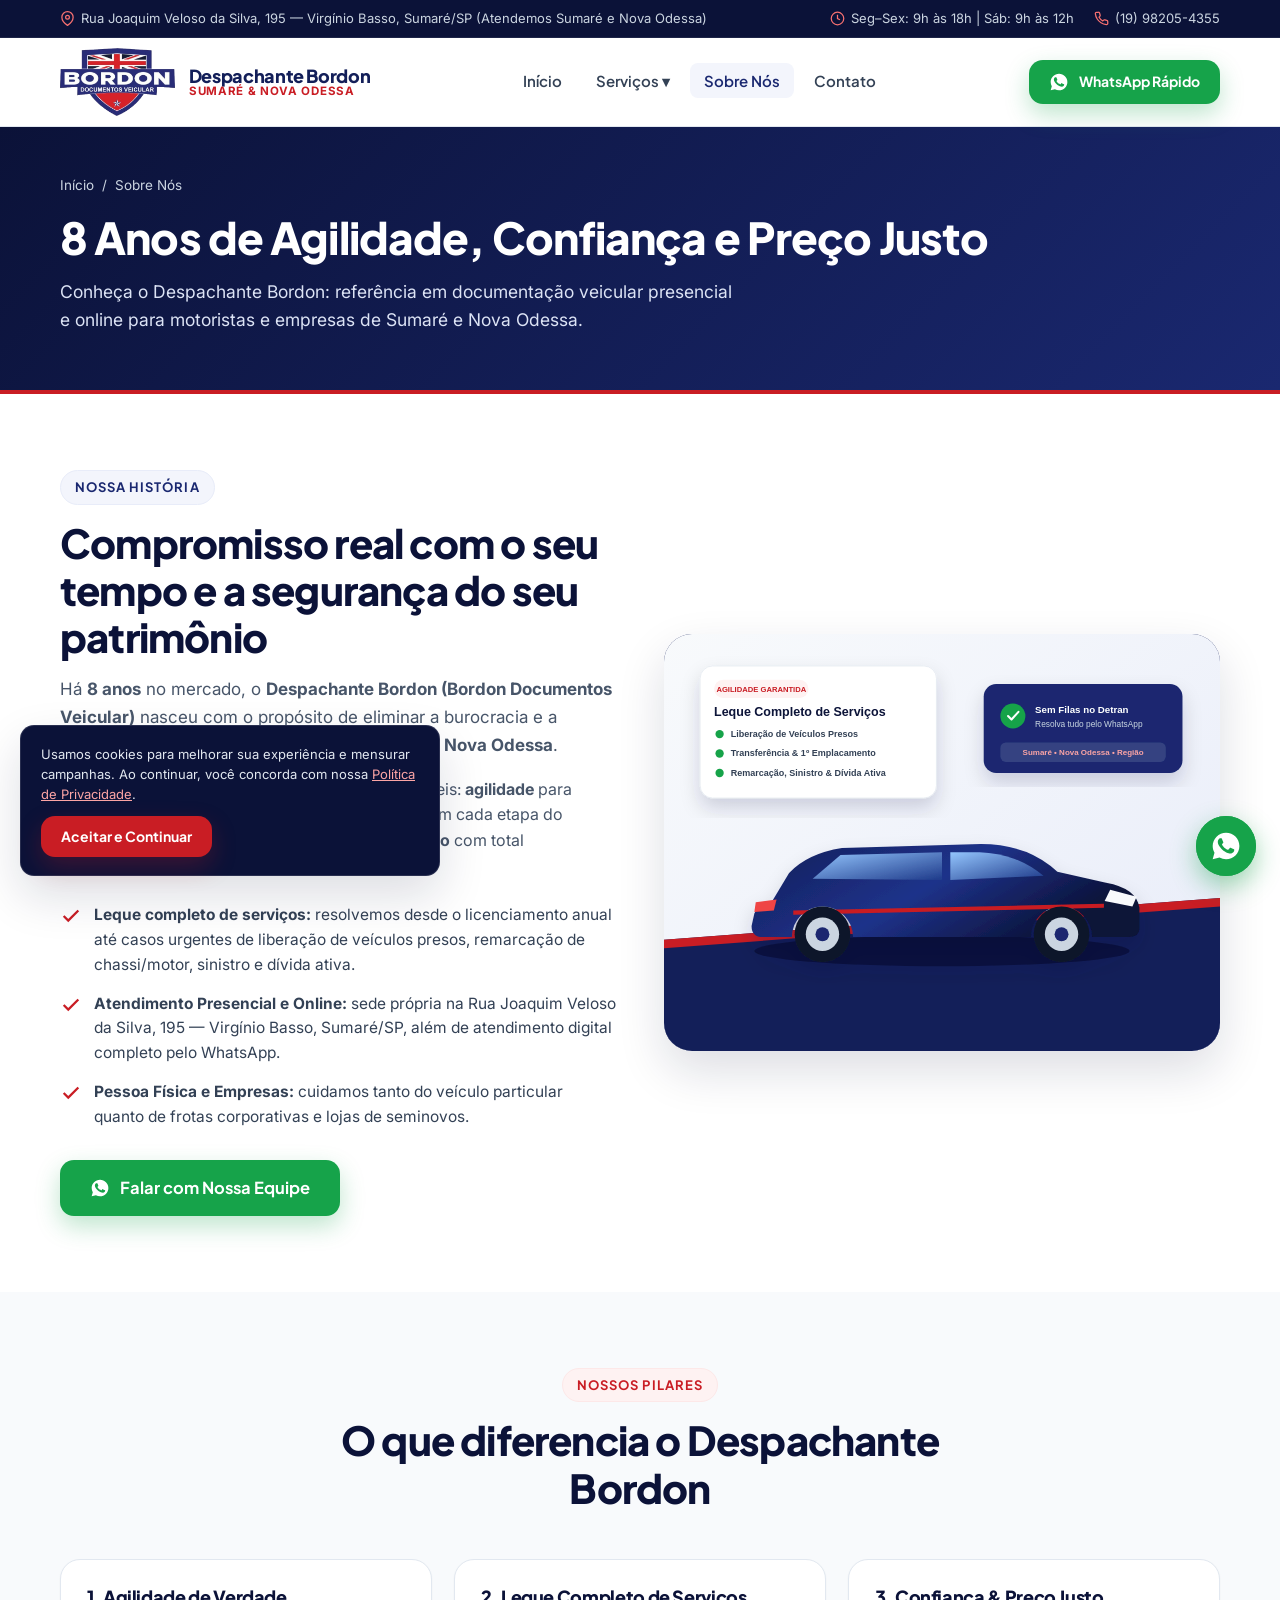
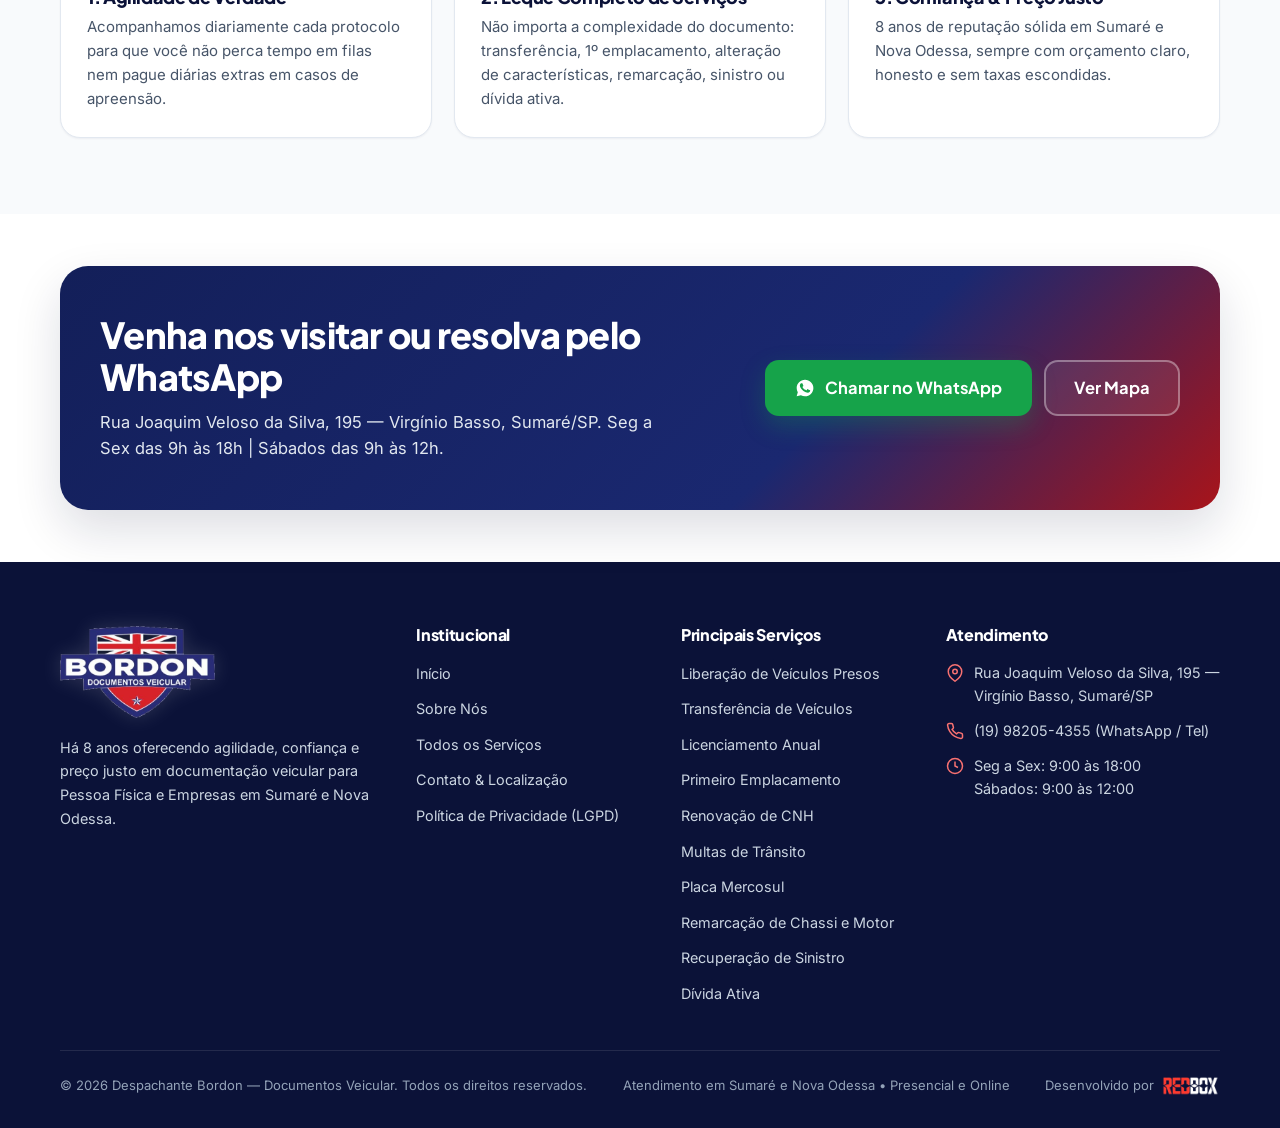
<file: sobre.html>
<!DOCTYPE html>
<html lang="pt-BR">
<head>
  <meta charset="UTF-8">
  <meta name="viewport" content="width=device-width, initial-scale=1.0">
  <title>Sobre Nós | Despachante Bordon — 8 Anos em Sumaré e Nova Odessa</title>
  <meta name="description" content="Conheça o Despachante Bordon: 8 anos de atuação em Sumaré e Nova Odessa oferecendo agilidade, confiança e preço justo em documentação veicular.">
  <meta name="theme-color" content="#1A2870">
  <meta property="og:type" content="website">
  <meta property="og:locale" content="pt_BR">
  <meta property="og:site_name" content="Despachante Bordon">
  <meta property="og:title" content="Sobre Nós | Despachante Bordon — 8 Anos em Sumaré e Nova Odessa">
  <meta property="og:description" content="Conheça o Despachante Bordon: 8 anos de atuação em Sumaré e Nova Odessa oferecendo agilidade, confiança e preço justo em documentação veicular.">
  <meta property="og:image" content="https://despachante-bordon.vercel.app/assets/img/og-despachante-bordon.jpg?v=2">
  <meta property="og:image:width" content="1024">
  <meta property="og:image:height" content="576">
  <meta name="twitter:card" content="summary_large_image">
  <meta name="twitter:image" content="https://despachante-bordon.vercel.app/assets/img/og-despachante-bordon.jpg?v=2">
  <link rel="preconnect" href="https://fonts.googleapis.com">
  <link rel="preconnect" href="https://fonts.gstatic.com" crossorigin>
  <link href="https://fonts.googleapis.com/css2?family=Inter:wght@400;500;600;700&family=Plus+Jakarta+Sans:wght@600;700;800&display=swap" rel="stylesheet">
  <link rel="icon" href="/favicon.ico" sizes="any">
  <link rel="shortcut icon" href="/favicon.ico">
  <link rel="icon" type="image/png" href="https://despachante-bordon.vercel.app/assets/img/logo-bordon.png">
  <link rel="apple-touch-icon" sizes="180x180" href="https://despachante-bordon.vercel.app/assets/img/apple-touch-icon.png">
  <link rel="stylesheet" href="assets/css/styles.css">
</head>
<body>
  <a href="#conteudo" class="skip-link">Pular para o conteúdo principal</a>

  <!-- Top Bar Local -->
  <div class="topbar">
    <div class="container topbar-inner">
      <div class="topbar-group">
        <span class="topbar-item">
          <svg viewBox="0 0 24 24" fill="none" stroke="currentColor" stroke-width="2" aria-hidden="true"><path d="M21 10c0 7-9 13-9 13s-9-6-9-13a9 9 0 0 1 18 0z"/><circle cx="12" cy="10" r="3"/></svg>
          Rua Joaquim Veloso da Silva, 195 — Virgínio Basso, Sumaré/SP (Atendemos Sumaré e Nova Odessa)
        </span>
      </div>
      <div class="topbar-group">
        <span class="topbar-item">
          <svg viewBox="0 0 24 24" fill="none" stroke="currentColor" stroke-width="2" aria-hidden="true"><circle cx="12" cy="12" r="10"/><path d="M12 6v6l4 2"/></svg>
          Seg–Sex: 9h às 18h | Sáb: 9h às 12h
        </span>
        <span class="topbar-item">
          <svg viewBox="0 0 24 24" fill="none" stroke="currentColor" stroke-width="2" aria-hidden="true"><path d="M22 16.92v3a2 2 0 0 1-2.18 2 19.79 19.79 0 0 1-8.63-3.07 19.5 19.5 0 0 1-6-6 19.79 19.79 0 0 1-3.07-8.67A2 2 0 0 1 4.11 2h3a2 2 0 0 1 2 1.72c.127.96.361 1.903.7 2.81a2 2 0 0 1-.45 2.11L8.09 9.91a16 16 0 0 0 6 6l1.27-1.27a2 2 0 0 1 2.11-.45c.907.339 1.85.573 2.81.7A2 2 0 0 1 22 16.92z"/></svg>
          <a href="tel:+5519982054355" data-track="phone" data-label="topbar_phone">(19) 98205-4355</a>
        </span>
      </div>
    </div>
  </div>

  <!-- Header -->
  <header class="site-header">
    <div class="container header-inner">
      <a href="/" class="brand-logo" aria-label="Despachante Bordon — Página Inicial">
        <img src="assets/img/logo-bordon.png" alt="Logotipo Despachante Bordon Documentos Veicular" width="115" height="68">
        <div class="brand-text">
          <span class="brand-name">Despachante Bordon</span>
          <span class="brand-sub">Sumaré &amp; Nova Odessa</span>
        </div>
      </a>

      <nav class="nav-desktop" aria-label="Navegação Principal">
        <ul class="nav-links">
          <li><a href="/" class="nav-link">Início</a></li>
          <li class="nav-dropdown">
            <a href="/servicos" class="nav-link">Serviços ▾</a>
            <div class="nav-dropdown-menu" role="menu">
              <a href="/servicos/liberacao-de-veiculos">Liberação de Veículos Presos <span class="nav-badge-urgent">Urgente</span></a>
              <a href="/servicos/transferencia-de-veiculos">Transferência de Veículos</a>
              <a href="/servicos/licenciamento">Licenciamento Anual (CRLV-e)</a>
              <a href="/servicos/primeiro-emplacamento">Primeiro Emplacamento</a>
              <a href="/servicos/renovacao-cnh">Renovação de CNH</a>
              <a href="/servicos/multas">Multas de Trânsito</a>
              <a href="/servicos/placa-mercosul">Placa Mercosul</a>
              <a href="/servicos/remarcacao-chassi-motor">Remarcação de Chassi e Motor</a>
              <a href="/servicos/recuperacao-de-sinistro">Recuperação de Sinistro</a>
              <a href="/servicos/divida-ativa">Dívida Ativa &amp; Débitos</a>
              <a href="/servicos">Ver todos os serviços →</a>
            </div>
          </li>
          <li><a href="/sobre" class="nav-link active">Sobre Nós</a></li>
          <li><a href="/contato" class="nav-link">Contato</a></li>
        </ul>
      </nav>

      <div class="header-actions">
        <a href="https://wa.me/5519982054355?text=Ol%C3%A1%2C%20Despachante%20Bordon!%20Gostaria%20de%20um%20or%C3%A7amento%20para%20meu%20ve%C3%ADculo."
           target="_blank" rel="noopener noreferrer"
           class="btn btn-wa btn-sm"
           data-track="whatsapp" data-label="header_cta" data-service="geral">
          <svg viewBox="0 0 24 24" fill="currentColor" aria-hidden="true"><path d="M12.031 2C6.51 2 2.02 6.49 2.02 12.01c0 1.77.46 3.5 1.34 5.02L2 22l5.12-1.34a9.98 9.98 0 0 0 4.91 1.29h.01c5.52 0 10.01-4.49 10.01-10.01S17.55 2 12.03 2zm5.82 14.13c-.25.7-1.44 1.34-1.99 1.42-.52.08-1.18.11-1.91-.12-.44-.14-1-.33-1.72-.64-3.03-1.31-5.01-4.38-5.16-4.58-.15-.2-1.23-1.64-1.23-3.13 0-1.49.78-2.22 1.06-2.52.28-.3.61-.38.81-.38.2 0 .41.01.58.01.19.01.44-.07.69.53.25.6.86 2.1.94 2.25.08.15.13.33.03.53-.1.2-.15.33-.3.5-.15.18-.32.39-.45.53-.15.15-.31.32-.13.62.18.3.79 1.3 1.69 2.11 1.16 1.03 2.14 1.35 2.44 1.5.3.15.48.13.66-.08.18-.2.76-.88.96-1.18.2-.3.41-.25.68-.15.28.1 1.77.83 2.07.98.3.15.5.23.58.35.07.13.07.73-.18 1.43z"/></svg>
          WhatsApp Rápido
        </a>
        <button class="mobile-menu-btn" type="button" aria-label="Abrir menu" aria-expanded="false" aria-controls="mobile-nav">
          <svg width="24" height="24" viewBox="0 0 24 24" fill="none" stroke="currentColor" stroke-width="2.2"><line x1="3" y1="6" x2="21" y2="6"/><line x1="3" y1="12" x2="21" y2="12"/><line x1="3" y1="18" x2="21" y2="18"/></svg>
        </button>
      </div>
    </div>
  </header>

  <!-- Mobile Navigation Drawer -->
  <nav id="mobile-nav" class="mobile-nav" aria-label="Menu Mobile">
    <div class="mobile-nav-list">
      <a href="/">Início</a>
      <a href="/servicos">Todos os Serviços</a>
      <a href="/servicos/liberacao-de-veiculos" class="sub-item">Liberação de Veículos Presos</a>
      <a href="/servicos/transferencia-de-veiculos" class="sub-item">Transferência de Veículos</a>
      <a href="/servicos/licenciamento" class="sub-item">Licenciamento Anual</a>
      <a href="/servicos/primeiro-emplacamento" class="sub-item">Primeiro Emplacamento</a>
      <a href="/servicos/renovacao-cnh" class="sub-item">Renovação de CNH</a>
      <a href="/servicos/multas" class="sub-item">Multas de Trânsito</a>
      <a href="/servicos/placa-mercosul" class="sub-item">Placa Mercosul</a>
      <a href="/servicos/remarcacao-chassi-motor" class="sub-item">Remarcação de Chassi e Motor</a>
      <a href="/servicos/recuperacao-de-sinistro" class="sub-item">Recuperação de Sinistro</a>
      <a href="/servicos/divida-ativa" class="sub-item">Dívida Ativa</a>
      <a href="/sobre">Sobre Nós (8 Anos)</a>
      <a href="/contato">Contato &amp; Endereço</a>
    </div>
    <a href="https://wa.me/5519982054355?text=Ol%C3%A1%2C%20Despachante%20Bordon!%20Preciso%20de%20atendimento."
       target="_blank" rel="noopener noreferrer"
       class="btn btn-wa btn-block" data-track="whatsapp" data-label="mobile_drawer">
      <svg viewBox="0 0 24 24" fill="currentColor" aria-hidden="true"><path d="M12.031 2C6.51 2 2.02 6.49 2.02 12.01c0 1.77.46 3.5 1.34 5.02L2 22l5.12-1.34a9.98 9.98 0 0 0 4.91 1.29h.01c5.52 0 10.01-4.49 10.01-10.01S17.55 2 12.03 2zm5.82 14.13c-.25.7-1.44 1.34-1.99 1.42-.52.08-1.18.11-1.91-.12-.44-.14-1-.33-1.72-.64-3.03-1.31-5.01-4.38-5.16-4.58-.15-.2-1.23-1.64-1.23-3.13 0-1.49.78-2.22 1.06-2.52.28-.3.61-.38.81-.38.2 0 .41.01.58.01.19.01.44-.07.69.53.25.6.86 2.1.94 2.25.08.15.13.33.03.53-.1.2-.15.33-.3.5-.15.18-.32.39-.45.53-.15.15-.31.32-.13.62.18.3.79 1.3 1.69 2.11 1.16 1.03 2.14 1.35 2.44 1.5.3.15.48.13.66-.08.18-.2.76-.88.96-1.18.2-.3.41-.25.68-.15.28.1 1.77.83 2.07.98.3.15.5.23.58.35.07.13.07.73-.18 1.43z"/></svg> Falar no WhatsApp (19) 98205-4355
    </a>
  </nav>
  <main id="conteudo">
    <section class="page-hero">
      <div class="container">
        <nav class="breadcrumb" aria-label="Breadcrumb">
          <a href="/">Início</a> <span>/</span> <span>Sobre Nós</span>
        </nav>
        <h1>8 Anos de Agilidade, Confiança e Preço Justo</h1>
        <p>Conheça o Despachante Bordon: referência em documentação veicular presencial e online para motoristas e empresas de Sumaré e Nova Odessa.</p>
      </div>
    </section>

    <section class="section">
      <div class="container split-grid">
        <div>
          <span class="eyebrow eyebrow-navy">Nossa História</span>
          <h2 class="section-title">Compromisso real com o seu tempo e a segurança do seu patrimônio</h2>
          <p class="section-subtitle" style="margin-bottom: 18px;">
            Há <strong>8 anos</strong> no mercado, o <strong>Despachante Bordon (Bordon Documentos Veicular)</strong> nasceu com o propósito de eliminar a burocracia e a demora dos processos veiculares em <strong>Sumaré e Nova Odessa</strong>.
          </p>
          <p style="color: var(--slate-600); margin-bottom: 24px;">
            Nosso trabalho é guiado por três pilares inegociáveis: <strong>agilidade</strong> para resolver seu problema sem enrolação, <strong>confiança</strong> em cada etapa do processo junto aos órgãos de trânsito, e <strong>preço justo</strong> com total transparência desde o primeiro orçamento.
          </p>
          <ul class="check-list">
            <li>
              <svg viewBox="0 0 24 24" fill="none" stroke="currentColor" stroke-width="2.5"><polyline points="20 6 9 17 4 12"/></svg>
              <span><strong>Leque completo de serviços:</strong> resolvemos desde o licenciamento anual até casos urgentes de liberação de veículos presos, remarcação de chassi/motor, sinistro e dívida ativa.</span>
            </li>
            <li>
              <svg viewBox="0 0 24 24" fill="none" stroke="currentColor" stroke-width="2.5"><polyline points="20 6 9 17 4 12"/></svg>
              <span><strong>Atendimento Presencial e Online:</strong> sede própria na Rua Joaquim Veloso da Silva, 195 — Virgínio Basso, Sumaré/SP, além de atendimento digital completo pelo WhatsApp.</span>
            </li>
            <li>
              <svg viewBox="0 0 24 24" fill="none" stroke="currentColor" stroke-width="2.5"><polyline points="20 6 9 17 4 12"/></svg>
              <span><strong>Pessoa Física e Empresas:</strong> cuidamos tanto do veículo particular quanto de frotas corporativas e lojas de seminovos.</span>
            </li>
          </ul>
          <a href="https://wa.me/5519982054355?text=Ol%C3%A1%2C%20Despachante%20Bordon!%20Gostaria%20de%20solicitar%20um%20atendimento." target="_blank" rel="noopener noreferrer" class="btn btn-wa btn-lg" data-track="whatsapp" data-label="sobre_cta"><svg viewBox="0 0 24 24" fill="currentColor" aria-hidden="true"><path d="M12.031 2C6.51 2 2.02 6.49 2.02 12.01c0 1.77.46 3.5 1.34 5.02L2 22l5.12-1.34a9.98 9.98 0 0 0 4.91 1.29h.01c5.52 0 10.01-4.49 10.01-10.01S17.55 2 12.03 2zm5.82 14.13c-.25.7-1.44 1.34-1.99 1.42-.52.08-1.18.11-1.91-.12-.44-.14-1-.33-1.72-.64-3.03-1.31-5.01-4.38-5.16-4.58-.15-.2-1.23-1.64-1.23-3.13 0-1.49.78-2.22 1.06-2.52.28-.3.61-.38.81-.38.2 0 .41.01.58.01.19.01.44-.07.69.53.25.6.86 2.1.94 2.25.08.15.13.33.03.53-.1.2-.15.33-.3.5-.15.18-.32.39-.45.53-.15.15-.31.32-.13.62.18.3.79 1.3 1.69 2.11 1.16 1.03 2.14 1.35 2.44 1.5.3.15.48.13.66-.08.18-.2.76-.88.96-1.18.2-.3.41-.25.68-.15.28.1 1.77.83 2.07.98.3.15.5.23.58.35.07.13.07.73-.18 1.43z"/></svg> Falar com Nossa Equipe</a>
        </div>
        <div class="split-media">
          <img src="assets/img/servicos-veiculos.svg" alt="Despachante Bordon atendimento automotivo em Sumaré e Nova Odessa" width="800" height="600" loading="lazy">
        </div>
      </div>
    </section>

    <section class="section bg-light">
      <div class="container">
        <div class="section-header centered">
          <span class="eyebrow">Nossos Pilares</span>
          <h2 class="section-title">O que diferencia o Despachante Bordon</h2>
        </div>
        <div class="info-cards-grid">
          <div class="info-card">
            <h3>1. Agilidade de Verdade</h3>
            <p>Acompanhamos diariamente cada protocolo para que você não perca tempo em filas nem pague diárias extras em casos de apreensão.</p>
          </div>
          <div class="info-card">
            <h3>2. Leque Completo de Serviços</h3>
            <p>Não importa a complexidade do documento: transferência, 1º emplacamento, alteração de características, remarcação, sinistro ou dívida ativa.</p>
          </div>
          <div class="info-card">
            <h3>3. Confiança &amp; Preço Justo</h3>
            <p>8 anos de reputação sólida em Sumaré e Nova Odessa, sempre com orçamento claro, honesto e sem taxas escondidas.</p>
          </div>
        </div>
      </div>
    </section>

    <section class="section-sm">
      <div class="container">
        <div class="cta-box">
          <div>
            <h2>Venha nos visitar ou resolva pelo WhatsApp</h2>
            <p>Rua Joaquim Veloso da Silva, 195 — Virgínio Basso, Sumaré/SP. Seg a Sex das 9h às 18h | Sábados das 9h às 12h.</p>
          </div>
          <div class="cta-box-actions">
            <a href="https://wa.me/5519982054355" target="_blank" rel="noopener noreferrer" class="btn btn-wa btn-lg" data-track="whatsapp"><svg viewBox="0 0 24 24" fill="currentColor" aria-hidden="true"><path d="M12.031 2C6.51 2 2.02 6.49 2.02 12.01c0 1.77.46 3.5 1.34 5.02L2 22l5.12-1.34a9.98 9.98 0 0 0 4.91 1.29h.01c5.52 0 10.01-4.49 10.01-10.01S17.55 2 12.03 2zm5.82 14.13c-.25.7-1.44 1.34-1.99 1.42-.52.08-1.18.11-1.91-.12-.44-.14-1-.33-1.72-.64-3.03-1.31-5.01-4.38-5.16-4.58-.15-.2-1.23-1.64-1.23-3.13 0-1.49.78-2.22 1.06-2.52.28-.3.61-.38.81-.38.2 0 .41.01.58.01.19.01.44-.07.69.53.25.6.86 2.1.94 2.25.08.15.13.33.03.53-.1.2-.15.33-.3.5-.15.18-.32.39-.45.53-.15.15-.31.32-.13.62.18.3.79 1.3 1.69 2.11 1.16 1.03 2.14 1.35 2.44 1.5.3.15.48.13.66-.08.18-.2.76-.88.96-1.18.2-.3.41-.25.68-.15.28.1 1.77.83 2.07.98.3.15.5.23.58.35.07.13.07.73-.18 1.43z"/></svg> Chamar no WhatsApp</a>
            <a href="/contato" class="btn btn-outline-white btn-lg">Ver Mapa</a>
          </div>
        </div>
      </div>
    </section>
  </main>

  <!-- FOOTER -->
  <footer class="site-footer">
    <div class="container">
      <div class="footer-grid">
        <div>
          <a href="/" class="footer-logo" aria-label="Despachante Bordon">
            <img src="assets/img/logo-bordon.png" alt="Logotipo Despachante Bordon" width="155" height="92" loading="lazy">
          </a>
          <p style="font-size: 0.9rem; line-height: 1.65; color: #CBD5E1;">
            Há 8 anos oferecendo agilidade, confiança e preço justo em documentação veicular para Pessoa Física e Empresas em Sumaré e Nova Odessa.
          </p>
        </div>

        <div class="footer-col">
          <h4>Institucional</h4>
          <ul class="footer-links">
            <li><a href="/">Início</a></li>
            <li><a href="/sobre">Sobre Nós</a></li>
            <li><a href="/servicos">Todos os Serviços</a></li>
            <li><a href="/contato">Contato &amp; Localização</a></li>
            <li><a href="/politica-de-privacidade">Política de Privacidade (LGPD)</a></li>
          </ul>
        </div>

        <div class="footer-col">
          <h4>Principais Serviços</h4>
          <ul class="footer-links">
            <li><a href="/servicos/liberacao-de-veiculos">Liberação de Veículos Presos</a></li>
            <li><a href="/servicos/transferencia-de-veiculos">Transferência de Veículos</a></li>
            <li><a href="/servicos/licenciamento">Licenciamento Anual</a></li>
            <li><a href="/servicos/primeiro-emplacamento">Primeiro Emplacamento</a></li>
            <li><a href="/servicos/renovacao-cnh">Renovação de CNH</a></li>
            <li><a href="/servicos/multas">Multas de Trânsito</a></li>
            <li><a href="/servicos/placa-mercosul">Placa Mercosul</a></li>
            <li><a href="/servicos/remarcacao-chassi-motor">Remarcação de Chassi e Motor</a></li>
            <li><a href="/servicos/recuperacao-de-sinistro">Recuperação de Sinistro</a></li>
            <li><a href="/servicos/divida-ativa">Dívida Ativa</a></li>
          </ul>
        </div>

        <div class="footer-col">
          <h4>Atendimento</h4>
          <div class="footer-contact-item">
            <svg viewBox="0 0 24 24" fill="none" stroke="currentColor" stroke-width="2" aria-hidden="true"><path d="M21 10c0 7-9 13-9 13s-9-6-9-13a9 9 0 0 1 18 0z"/><circle cx="12" cy="10" r="3"/></svg>
            <span>Rua Joaquim Veloso da Silva, 195 — Virgínio Basso, Sumaré/SP</span>
          </div>
          <div class="footer-contact-item">
            <svg viewBox="0 0 24 24" fill="none" stroke="currentColor" stroke-width="2" aria-hidden="true"><path d="M22 16.92v3a2 2 0 0 1-2.18 2 19.79 19.79 0 0 1-8.63-3.07 19.5 19.5 0 0 1-6-6 19.79 19.79 0 0 1-3.07-8.67A2 2 0 0 1 4.11 2h3a2 2 0 0 1 2 1.72c.127.96.361 1.903.7 2.81a2 2 0 0 1-.45 2.11L8.09 9.91a16 16 0 0 0 6 6l1.27-1.27a2 2 0 0 1 2.11-.45c.907.339 1.85.573 2.81.7A2 2 0 0 1 22 16.92z"/></svg>
            <a href="tel:+5519982054355" data-track="phone" data-label="footer_phone">(19) 98205-4355 (WhatsApp / Tel)</a>
          </div>
          <div class="footer-contact-item">
            <svg viewBox="0 0 24 24" fill="none" stroke="currentColor" stroke-width="2" aria-hidden="true"><circle cx="12" cy="12" r="10"/><path d="M12 6v6l4 2"/></svg>
            <span>Seg a Sex: 9:00 às 18:00<br>Sábados: 9:00 às 12:00</span>
          </div>
        </div>
      </div>

      <div class="footer-bottom">
        <span>© 2026 Despachante Bordon — Documentos Veicular. Todos os direitos reservados.</span>
        <span>Atendimento em Sumaré e Nova Odessa • Presencial e Online</span>
        <div class="footer-dev">
          <span>Desenvolvido por</span>
          <a href="https://redboxmkt.com.br" target="_blank" rel="noopener noreferrer" aria-label="Agência Redbox - Marketing Digital" title="Agência Redbox">
            <img src="assets/img/logo-redbox.png" alt="Agência Redbox" width="76" height="26">
          </a>
        </div>
      </div>
    </div>
  </footer>

  <!-- Botão Flutuante WhatsApp Pulsante (Somente Ícone) -->
  <a href="https://wa.me/5519982054355?text=Ol%C3%A1%2C%20Despachante%20Bordon!%20Gostaria%20de%20um%20atendimento."
     target="_blank" rel="noopener noreferrer"
     class="wa-float"
     aria-label="Falar no WhatsApp com Despachante Bordon"
     title="Falar no WhatsApp"
     data-track="whatsapp" data-label="floating_button">
    <svg viewBox="0 0 24 24" fill="currentColor" aria-hidden="true"><path d="M12.031 2C6.51 2 2.02 6.49 2.02 12.01c0 1.77.46 3.5 1.34 5.02L2 22l5.12-1.34a9.98 9.98 0 0 0 4.91 1.29h.01c5.52 0 10.01-4.49 10.01-10.01S17.55 2 12.03 2zm5.82 14.13c-.25.7-1.44 1.34-1.99 1.42-.52.08-1.18.11-1.91-.12-.44-.14-1-.33-1.72-.64-3.03-1.31-5.01-4.38-5.16-4.58-.15-.2-1.23-1.64-1.23-3.13 0-1.49.78-2.22 1.06-2.52.28-.3.61-.38.81-.38.2 0 .41.01.58.01.19.01.44-.07.69.53.25.6.86 2.1.94 2.25.08.15.13.33.03.53-.1.2-.15.33-.3.5-.15.18-.32.39-.45.53-.15.15-.31.32-.13.62.18.3.79 1.3 1.69 2.11 1.16 1.03 2.14 1.35 2.44 1.5.3.15.48.13.66-.08.18-.2.76-.88.96-1.18.2-.3.41-.25.68-.15.28.1 1.77.83 2.07.98.3.15.5.23.58.35.07.13.07.73-.18 1.43z"/></svg>
  </a>

  <!-- Banner LGPD -->
  <div id="cookie-banner" class="cookie-banner" role="dialog" aria-label="Aviso de Privacidade e Cookies">
    <p>Usamos cookies para melhorar sua experiência e mensurar campanhas. Ao continuar, você concorda com nossa <a href="/politica-de-privacidade">Política de Privacidade</a>.</p>
    <div class="cookie-actions">
      <button id="cookie-accept" type="button" class="btn btn-red btn-sm">Aceitar e Continuar</button>
    </div>
  </div>

  <script src="assets/js/main.js" defer></script>
</body>
</html>
</file>
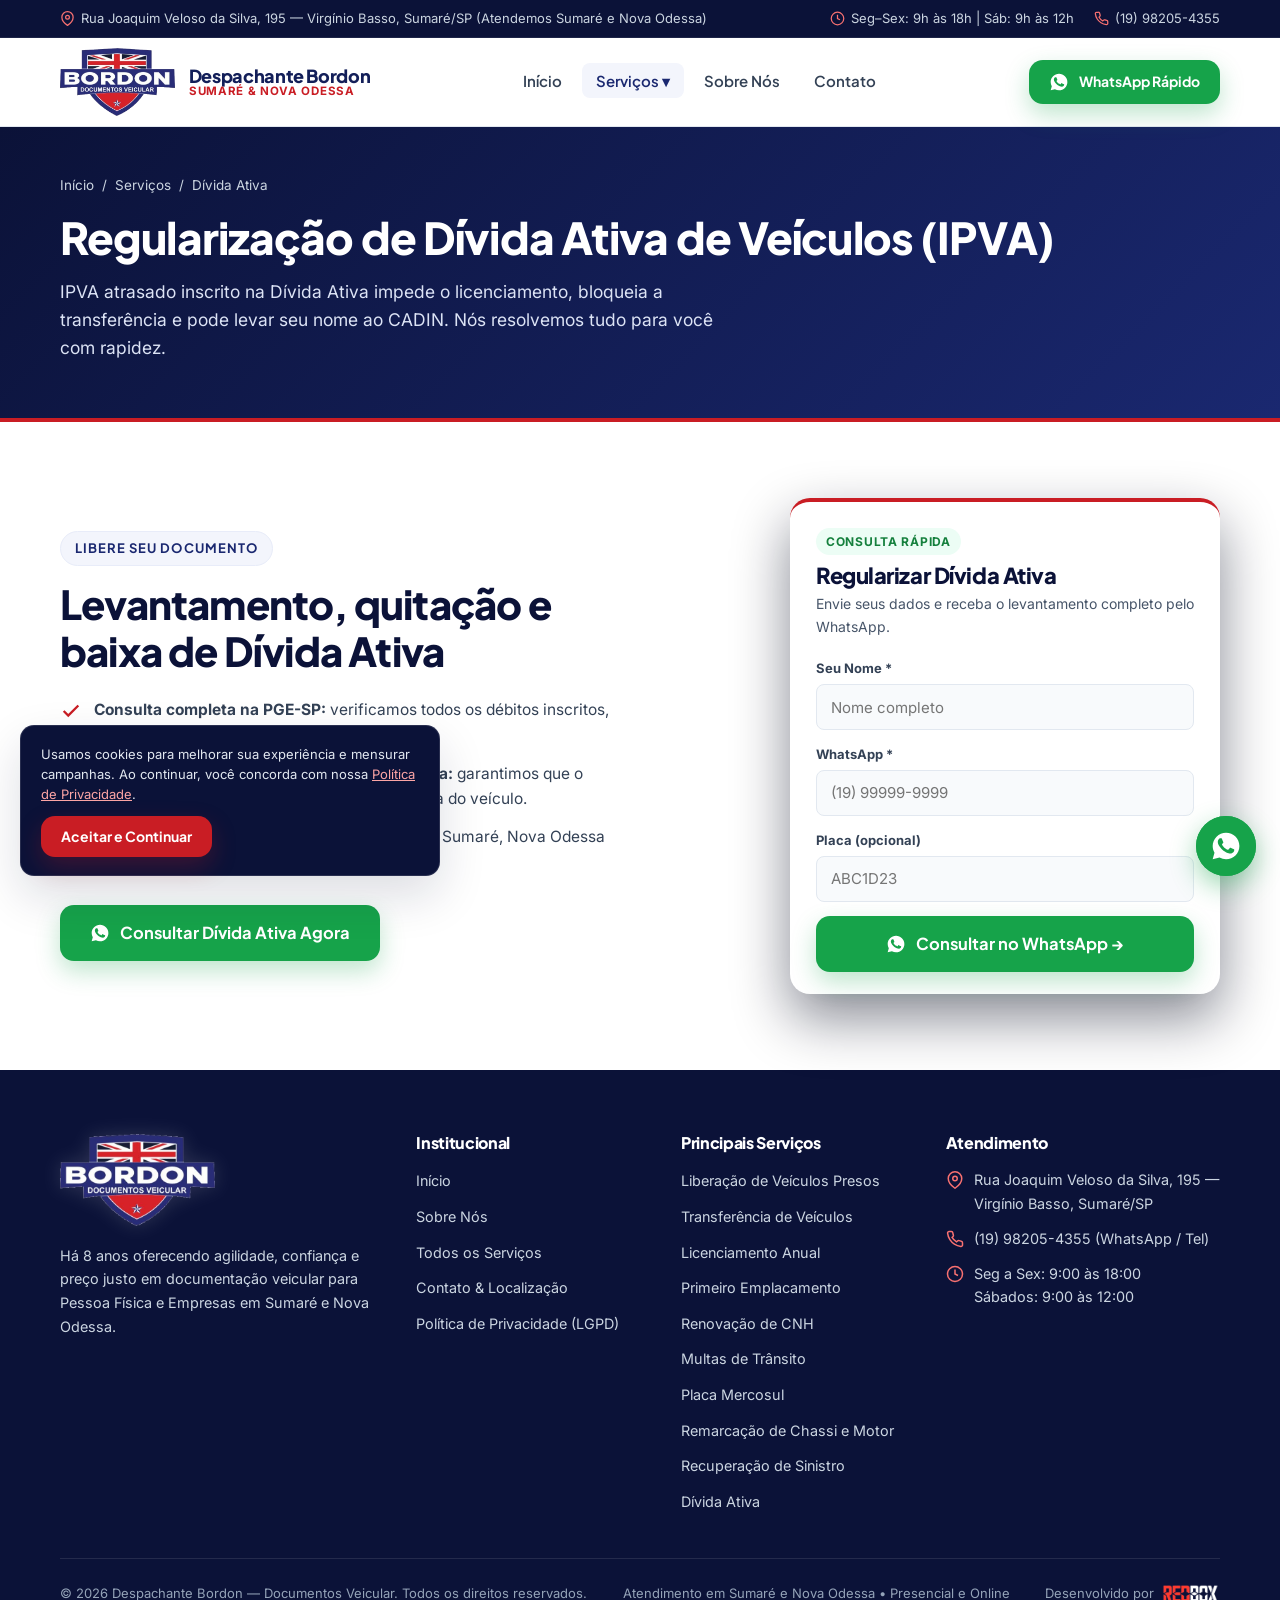
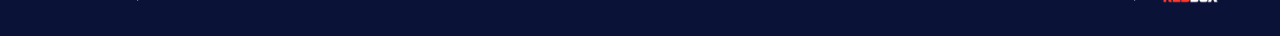
<file: servicos/divida-ativa.html>
<!DOCTYPE html>
<html lang="pt-BR">
<head>
  <meta charset="UTF-8">
  <meta name="viewport" content="width=device-width, initial-scale=1.0">
  <title>Dívida Ativa de Veículos (IPVA) em Sumaré e Nova Odessa | Despachante Bordon</title>
  <meta name="description" content="Regularize IPVA inscrito na Dívida Ativa do Estado de SP e libere o licenciamento ou transferência do seu veículo. Atendimento rápido em Sumaré e Nova Odessa.">
  <meta name="theme-color" content="#1A2870">
  <meta property="og:type" content="website">
  <meta property="og:locale" content="pt_BR">
  <meta property="og:site_name" content="Despachante Bordon">
  <meta property="og:title" content="Dívida Ativa de Veículos (IPVA) em Sumaré e Nova Odessa | Despachante Bordon">
  <meta property="og:description" content="Regularize IPVA inscrito na Dívida Ativa do Estado de SP e libere o licenciamento ou transferência do seu veículo. Atendimento rápido em Sumaré e Nova Odessa.">
  <meta property="og:image" content="https://despachante-bordon.vercel.app/assets/img/og-despachante-bordon.jpg?v=2">
  <meta property="og:image:width" content="1024">
  <meta property="og:image:height" content="576">
  <meta name="twitter:card" content="summary_large_image">
  <meta name="twitter:image" content="https://despachante-bordon.vercel.app/assets/img/og-despachante-bordon.jpg?v=2">
  <link rel="preconnect" href="https://fonts.googleapis.com">
  <link rel="preconnect" href="https://fonts.gstatic.com" crossorigin>
  <link href="https://fonts.googleapis.com/css2?family=Inter:wght@400;500;600;700&family=Plus+Jakarta+Sans:wght@600;700;800&display=swap" rel="stylesheet">
  <link rel="icon" href="/favicon.ico" sizes="any">
  <link rel="shortcut icon" href="/favicon.ico">
  <link rel="icon" type="image/png" href="https://despachante-bordon.vercel.app/assets/img/logo-bordon.png">
  <link rel="apple-touch-icon" sizes="180x180" href="https://despachante-bordon.vercel.app/assets/img/apple-touch-icon.png">
  <link rel="stylesheet" href="../assets/css/styles.css">
</head>
<body>
  <a href="#conteudo" class="skip-link">Pular para o conteúdo principal</a>

  <!-- Top Bar Local -->
  <div class="topbar">
    <div class="container topbar-inner">
      <div class="topbar-group">
        <span class="topbar-item">
          <svg viewBox="0 0 24 24" fill="none" stroke="currentColor" stroke-width="2" aria-hidden="true"><path d="M21 10c0 7-9 13-9 13s-9-6-9-13a9 9 0 0 1 18 0z"/><circle cx="12" cy="10" r="3"/></svg>
          Rua Joaquim Veloso da Silva, 195 — Virgínio Basso, Sumaré/SP (Atendemos Sumaré e Nova Odessa)
        </span>
      </div>
      <div class="topbar-group">
        <span class="topbar-item">
          <svg viewBox="0 0 24 24" fill="none" stroke="currentColor" stroke-width="2" aria-hidden="true"><circle cx="12" cy="12" r="10"/><path d="M12 6v6l4 2"/></svg>
          Seg–Sex: 9h às 18h | Sáb: 9h às 12h
        </span>
        <span class="topbar-item">
          <svg viewBox="0 0 24 24" fill="none" stroke="currentColor" stroke-width="2" aria-hidden="true"><path d="M22 16.92v3a2 2 0 0 1-2.18 2 19.79 19.79 0 0 1-8.63-3.07 19.5 19.5 0 0 1-6-6 19.79 19.79 0 0 1-3.07-8.67A2 2 0 0 1 4.11 2h3a2 2 0 0 1 2 1.72c.127.96.361 1.903.7 2.81a2 2 0 0 1-.45 2.11L8.09 9.91a16 16 0 0 0 6 6l1.27-1.27a2 2 0 0 1 2.11-.45c.907.339 1.85.573 2.81.7A2 2 0 0 1 22 16.92z"/></svg>
          <a href="tel:+5519982054355" data-track="phone" data-label="topbar_phone">(19) 98205-4355</a>
        </span>
      </div>
    </div>
  </div>

  <!-- Header -->
  <header class="site-header">
    <div class="container header-inner">
      <a href="/" class="brand-logo" aria-label="Despachante Bordon — Página Inicial">
        <img src="../assets/img/logo-bordon.png" alt="Logotipo Despachante Bordon Documentos Veicular" width="115" height="68">
        <div class="brand-text">
          <span class="brand-name">Despachante Bordon</span>
          <span class="brand-sub">Sumaré &amp; Nova Odessa</span>
        </div>
      </a>

      <nav class="nav-desktop" aria-label="Navegação Principal">
        <ul class="nav-links">
          <li><a href="/" class="nav-link">Início</a></li>
          <li class="nav-dropdown">
            <a href="/servicos" class="nav-link active">Serviços ▾</a>
            <div class="nav-dropdown-menu" role="menu">
              <a href="/servicos/liberacao-de-veiculos">Liberação de Veículos Presos <span class="nav-badge-urgent">Urgente</span></a>
              <a href="/servicos/transferencia-de-veiculos">Transferência de Veículos</a>
              <a href="/servicos/licenciamento">Licenciamento Anual (CRLV-e)</a>
              <a href="/servicos/primeiro-emplacamento">Primeiro Emplacamento</a>
              <a href="/servicos/renovacao-cnh">Renovação de CNH</a>
              <a href="/servicos/multas">Multas de Trânsito</a>
              <a href="/servicos/placa-mercosul">Placa Mercosul</a>
              <a href="/servicos/remarcacao-chassi-motor">Remarcação de Chassi e Motor</a>
              <a href="/servicos/recuperacao-de-sinistro">Recuperação de Sinistro</a>
              <a href="/servicos/divida-ativa">Dívida Ativa &amp; Débitos</a>
              <a href="/servicos">Ver todos os serviços →</a>
            </div>
          </li>
          <li><a href="/sobre" class="nav-link">Sobre Nós</a></li>
          <li><a href="/contato" class="nav-link">Contato</a></li>
        </ul>
      </nav>

      <div class="header-actions">
        <a href="https://wa.me/5519982054355?text=Ol%C3%A1%2C%20Despachante%20Bordon!%20Gostaria%20de%20um%20or%C3%A7amento%20para%20meu%20ve%C3%ADculo."
           target="_blank" rel="noopener noreferrer"
           class="btn btn-wa btn-sm"
           data-track="whatsapp" data-label="header_cta" data-service="geral">
          <svg viewBox="0 0 24 24" fill="currentColor" aria-hidden="true"><path d="M12.031 2C6.51 2 2.02 6.49 2.02 12.01c0 1.77.46 3.5 1.34 5.02L2 22l5.12-1.34a9.98 9.98 0 0 0 4.91 1.29h.01c5.52 0 10.01-4.49 10.01-10.01S17.55 2 12.03 2zm5.82 14.13c-.25.7-1.44 1.34-1.99 1.42-.52.08-1.18.11-1.91-.12-.44-.14-1-.33-1.72-.64-3.03-1.31-5.01-4.38-5.16-4.58-.15-.2-1.23-1.64-1.23-3.13 0-1.49.78-2.22 1.06-2.52.28-.3.61-.38.81-.38.2 0 .41.01.58.01.19.01.44-.07.69.53.25.6.86 2.1.94 2.25.08.15.13.33.03.53-.1.2-.15.33-.3.5-.15.18-.32.39-.45.53-.15.15-.31.32-.13.62.18.3.79 1.3 1.69 2.11 1.16 1.03 2.14 1.35 2.44 1.5.3.15.48.13.66-.08.18-.2.76-.88.96-1.18.2-.3.41-.25.68-.15.28.1 1.77.83 2.07.98.3.15.5.23.58.35.07.13.07.73-.18 1.43z"/></svg>
          WhatsApp Rápido
        </a>
        <button class="mobile-menu-btn" type="button" aria-label="Abrir menu" aria-expanded="false" aria-controls="mobile-nav">
          <svg width="24" height="24" viewBox="0 0 24 24" fill="none" stroke="currentColor" stroke-width="2.2"><line x1="3" y1="6" x2="21" y2="6"/><line x1="3" y1="12" x2="21" y2="12"/><line x1="3" y1="18" x2="21" y2="18"/></svg>
        </button>
      </div>
    </div>
  </header>

  <!-- Mobile Navigation Drawer -->
  <nav id="mobile-nav" class="mobile-nav" aria-label="Menu Mobile">
    <div class="mobile-nav-list">
      <a href="/">Início</a>
      <a href="/servicos">Todos os Serviços</a>
      <a href="/servicos/liberacao-de-veiculos" class="sub-item">Liberação de Veículos Presos</a>
      <a href="/servicos/transferencia-de-veiculos" class="sub-item">Transferência de Veículos</a>
      <a href="/servicos/licenciamento" class="sub-item">Licenciamento Anual</a>
      <a href="/servicos/primeiro-emplacamento" class="sub-item">Primeiro Emplacamento</a>
      <a href="/servicos/renovacao-cnh" class="sub-item">Renovação de CNH</a>
      <a href="/servicos/multas" class="sub-item">Multas de Trânsito</a>
      <a href="/servicos/placa-mercosul" class="sub-item">Placa Mercosul</a>
      <a href="/servicos/remarcacao-chassi-motor" class="sub-item">Remarcação de Chassi e Motor</a>
      <a href="/servicos/recuperacao-de-sinistro" class="sub-item">Recuperação de Sinistro</a>
      <a href="/servicos/divida-ativa" class="sub-item">Dívida Ativa</a>
      <a href="/sobre">Sobre Nós (8 Anos)</a>
      <a href="/contato">Contato &amp; Endereço</a>
    </div>
    <a href="https://wa.me/5519982054355?text=Ol%C3%A1%2C%20Despachante%20Bordon!%20Preciso%20de%20atendimento."
       target="_blank" rel="noopener noreferrer"
       class="btn btn-wa btn-block" data-track="whatsapp" data-label="mobile_drawer">
      <svg viewBox="0 0 24 24" fill="currentColor" aria-hidden="true"><path d="M12.031 2C6.51 2 2.02 6.49 2.02 12.01c0 1.77.46 3.5 1.34 5.02L2 22l5.12-1.34a9.98 9.98 0 0 0 4.91 1.29h.01c5.52 0 10.01-4.49 10.01-10.01S17.55 2 12.03 2zm5.82 14.13c-.25.7-1.44 1.34-1.99 1.42-.52.08-1.18.11-1.91-.12-.44-.14-1-.33-1.72-.64-3.03-1.31-5.01-4.38-5.16-4.58-.15-.2-1.23-1.64-1.23-3.13 0-1.49.78-2.22 1.06-2.52.28-.3.61-.38.81-.38.2 0 .41.01.58.01.19.01.44-.07.69.53.25.6.86 2.1.94 2.25.08.15.13.33.03.53-.1.2-.15.33-.3.5-.15.18-.32.39-.45.53-.15.15-.31.32-.13.62.18.3.79 1.3 1.69 2.11 1.16 1.03 2.14 1.35 2.44 1.5.3.15.48.13.66-.08.18-.2.76-.88.96-1.18.2-.3.41-.25.68-.15.28.1 1.77.83 2.07.98.3.15.5.23.58.35.07.13.07.73-.18 1.43z"/></svg> Falar no WhatsApp (19) 98205-4355
    </a>
  </nav>
  <main id="conteudo">
    <section class="page-hero">
      <div class="container">
        <nav class="breadcrumb"><a href="/">Início</a> <span>/</span> <a href="/servicos">Serviços</a> <span>/</span> <span>Dívida Ativa</span></nav>
        <h1>Regularização de Dívida Ativa de Veículos (IPVA)</h1>
        <p>IPVA atrasado inscrito na Dívida Ativa impede o licenciamento, bloqueia a transferência e pode levar seu nome ao CADIN. Nós resolvemos tudo para você com rapidez.</p>
      </div>
    </section>

    <section class="section">
      <div class="container split-grid">
        <div>
          <span class="eyebrow eyebrow-navy">Libere seu Documento</span>
          <h2 class="section-title">Levantamento, quitação e baixa de Dívida Ativa</h2>
          <ul class="check-list">
            <li><svg viewBox="0 0 24 24" fill="none" stroke="currentColor" stroke-width="2.5"><polyline points="20 6 9 17 4 12"/></svg><span><strong>Consulta completa na PGE-SP:</strong> verificamos todos os débitos inscritos, honorários e opções de regularização.</span></li>
            <li><svg viewBox="0 0 24 24" fill="none" stroke="currentColor" stroke-width="2.5"><polyline points="20 6 9 17 4 12"/></svg><span><strong>Emissão de guias e acompanhamento da baixa:</strong> garantimos que o sistema libere o licenciamento e a transferência do veículo.</span></li>
            <li><svg viewBox="0 0 24 24" fill="none" stroke="currentColor" stroke-width="2.5"><polyline points="20 6 9 17 4 12"/></svg><span><strong>Atendimento 100% online ou presencial:</strong> para Sumaré, Nova Odessa e região.</span></li>
          </ul>
          <a href="https://wa.me/5519982054355?text=Quero%20consultar%20e%20regularizar%20D%C3%ADvida%20Ativa%20do%20meu%20ve%C3%ADculo." target="_blank" rel="noopener noreferrer" class="btn btn-wa btn-lg" data-track="whatsapp" data-service="divida_ativa"><svg viewBox="0 0 24 24" fill="currentColor" aria-hidden="true"><path d="M12.031 2C6.51 2 2.02 6.49 2.02 12.01c0 1.77.46 3.5 1.34 5.02L2 22l5.12-1.34a9.98 9.98 0 0 0 4.91 1.29h.01c5.52 0 10.01-4.49 10.01-10.01S17.55 2 12.03 2zm5.82 14.13c-.25.7-1.44 1.34-1.99 1.42-.52.08-1.18.11-1.91-.12-.44-.14-1-.33-1.72-.64-3.03-1.31-5.01-4.38-5.16-4.58-.15-.2-1.23-1.64-1.23-3.13 0-1.49.78-2.22 1.06-2.52.28-.3.61-.38.81-.38.2 0 .41.01.58.01.19.01.44-.07.69.53.25.6.86 2.1.94 2.25.08.15.13.33.03.53-.1.2-.15.33-.3.5-.15.18-.32.39-.45.53-.15.15-.31.32-.13.62.18.3.79 1.3 1.69 2.11 1.16 1.03 2.14 1.35 2.44 1.5.3.15.48.13.66-.08.18-.2.76-.88.96-1.18.2-.3.41-.25.68-.15.28.1 1.77.83 2.07.98.3.15.5.23.58.35.07.13.07.73-.18 1.43z"/></svg> Consultar Dívida Ativa Agora</a>
        </div>

        <div class="lead-card">
          <div class="lead-card-header">
            <span class="lead-card-tag">Consulta Rápida</span>
            <h2>Regularizar Dívida Ativa</h2>
            <p>Envie seus dados e receba o levantamento completo pelo WhatsApp.</p>
          </div>
          <form data-bordon-form="lp_divida_ativa">
            <input type="hidden" name="servico" value="Dívida Ativa e Débitos">
            <div class="form-group"><label class="form-label" for="d-nome">Seu Nome *</label><input class="form-control" type="text" id="d-nome" name="nome" required placeholder="Nome completo"></div>
            <div class="form-group"><label class="form-label" for="d-tel">WhatsApp *</label><input class="form-control" type="tel" id="d-tel" name="telefone" required placeholder="(19) 99999-9999"></div>
            <div class="form-group"><label class="form-label" for="d-placa">Placa (opcional)</label><input class="form-control" type="text" id="d-placa" name="placa" placeholder="ABC1D23" maxlength="8"></div>
            <button type="submit" class="btn btn-wa btn-block btn-lg"><svg viewBox="0 0 24 24" fill="currentColor" aria-hidden="true"><path d="M12.031 2C6.51 2 2.02 6.49 2.02 12.01c0 1.77.46 3.5 1.34 5.02L2 22l5.12-1.34a9.98 9.98 0 0 0 4.91 1.29h.01c5.52 0 10.01-4.49 10.01-10.01S17.55 2 12.03 2zm5.82 14.13c-.25.7-1.44 1.34-1.99 1.42-.52.08-1.18.11-1.91-.12-.44-.14-1-.33-1.72-.64-3.03-1.31-5.01-4.38-5.16-4.58-.15-.2-1.23-1.64-1.23-3.13 0-1.49.78-2.22 1.06-2.52.28-.3.61-.38.81-.38.2 0 .41.01.58.01.19.01.44-.07.69.53.25.6.86 2.1.94 2.25.08.15.13.33.03.53-.1.2-.15.33-.3.5-.15.18-.32.39-.45.53-.15.15-.31.32-.13.62.18.3.79 1.3 1.69 2.11 1.16 1.03 2.14 1.35 2.44 1.5.3.15.48.13.66-.08.18-.2.76-.88.96-1.18.2-.3.41-.25.68-.15.28.1 1.77.83 2.07.98.3.15.5.23.58.35.07.13.07.73-.18 1.43z"/></svg> Consultar no WhatsApp →</button>
            <div class="form-feedback" aria-live="polite"></div>
          </form>
        </div>
      </div>
    </section>
  </main>

  <!-- FOOTER -->
  <footer class="site-footer">
    <div class="container">
      <div class="footer-grid">
        <div>
          <a href="/" class="footer-logo" aria-label="Despachante Bordon">
            <img src="../assets/img/logo-bordon.png" alt="Logotipo Despachante Bordon" width="155" height="92" loading="lazy">
          </a>
          <p style="font-size: 0.9rem; line-height: 1.65; color: #CBD5E1;">
            Há 8 anos oferecendo agilidade, confiança e preço justo em documentação veicular para Pessoa Física e Empresas em Sumaré e Nova Odessa.
          </p>
        </div>

        <div class="footer-col">
          <h4>Institucional</h4>
          <ul class="footer-links">
            <li><a href="/">Início</a></li>
            <li><a href="/sobre">Sobre Nós</a></li>
            <li><a href="/servicos">Todos os Serviços</a></li>
            <li><a href="/contato">Contato &amp; Localização</a></li>
            <li><a href="/politica-de-privacidade">Política de Privacidade (LGPD)</a></li>
          </ul>
        </div>

        <div class="footer-col">
          <h4>Principais Serviços</h4>
          <ul class="footer-links">
            <li><a href="/servicos/liberacao-de-veiculos">Liberação de Veículos Presos</a></li>
            <li><a href="/servicos/transferencia-de-veiculos">Transferência de Veículos</a></li>
            <li><a href="/servicos/licenciamento">Licenciamento Anual</a></li>
            <li><a href="/servicos/primeiro-emplacamento">Primeiro Emplacamento</a></li>
            <li><a href="/servicos/renovacao-cnh">Renovação de CNH</a></li>
            <li><a href="/servicos/multas">Multas de Trânsito</a></li>
            <li><a href="/servicos/placa-mercosul">Placa Mercosul</a></li>
            <li><a href="/servicos/remarcacao-chassi-motor">Remarcação de Chassi e Motor</a></li>
            <li><a href="/servicos/recuperacao-de-sinistro">Recuperação de Sinistro</a></li>
            <li><a href="/servicos/divida-ativa">Dívida Ativa</a></li>
          </ul>
        </div>

        <div class="footer-col">
          <h4>Atendimento</h4>
          <div class="footer-contact-item">
            <svg viewBox="0 0 24 24" fill="none" stroke="currentColor" stroke-width="2" aria-hidden="true"><path d="M21 10c0 7-9 13-9 13s-9-6-9-13a9 9 0 0 1 18 0z"/><circle cx="12" cy="10" r="3"/></svg>
            <span>Rua Joaquim Veloso da Silva, 195 — Virgínio Basso, Sumaré/SP</span>
          </div>
          <div class="footer-contact-item">
            <svg viewBox="0 0 24 24" fill="none" stroke="currentColor" stroke-width="2" aria-hidden="true"><path d="M22 16.92v3a2 2 0 0 1-2.18 2 19.79 19.79 0 0 1-8.63-3.07 19.5 19.5 0 0 1-6-6 19.79 19.79 0 0 1-3.07-8.67A2 2 0 0 1 4.11 2h3a2 2 0 0 1 2 1.72c.127.96.361 1.903.7 2.81a2 2 0 0 1-.45 2.11L8.09 9.91a16 16 0 0 0 6 6l1.27-1.27a2 2 0 0 1 2.11-.45c.907.339 1.85.573 2.81.7A2 2 0 0 1 22 16.92z"/></svg>
            <a href="tel:+5519982054355" data-track="phone" data-label="footer_phone">(19) 98205-4355 (WhatsApp / Tel)</a>
          </div>
          <div class="footer-contact-item">
            <svg viewBox="0 0 24 24" fill="none" stroke="currentColor" stroke-width="2" aria-hidden="true"><circle cx="12" cy="12" r="10"/><path d="M12 6v6l4 2"/></svg>
            <span>Seg a Sex: 9:00 às 18:00<br>Sábados: 9:00 às 12:00</span>
          </div>
        </div>
      </div>

      <div class="footer-bottom">
        <span>© 2026 Despachante Bordon — Documentos Veicular. Todos os direitos reservados.</span>
        <span>Atendimento em Sumaré e Nova Odessa • Presencial e Online</span>
        <div class="footer-dev">
          <span>Desenvolvido por</span>
          <a href="https://redboxmkt.com.br" target="_blank" rel="noopener noreferrer" aria-label="Agência Redbox - Marketing Digital" title="Agência Redbox">
            <img src="../assets/img/logo-redbox.png" alt="Agência Redbox" width="76" height="26">
          </a>
        </div>
      </div>
    </div>
  </footer>

  <!-- Botão Flutuante WhatsApp Pulsante (Somente Ícone) -->
  <a href="https://wa.me/5519982054355?text=Ol%C3%A1%2C%20Despachante%20Bordon!%20Gostaria%20de%20um%20atendimento."
     target="_blank" rel="noopener noreferrer"
     class="wa-float"
     aria-label="Falar no WhatsApp com Despachante Bordon"
     title="Falar no WhatsApp"
     data-track="whatsapp" data-label="floating_button">
    <svg viewBox="0 0 24 24" fill="currentColor" aria-hidden="true"><path d="M12.031 2C6.51 2 2.02 6.49 2.02 12.01c0 1.77.46 3.5 1.34 5.02L2 22l5.12-1.34a9.98 9.98 0 0 0 4.91 1.29h.01c5.52 0 10.01-4.49 10.01-10.01S17.55 2 12.03 2zm5.82 14.13c-.25.7-1.44 1.34-1.99 1.42-.52.08-1.18.11-1.91-.12-.44-.14-1-.33-1.72-.64-3.03-1.31-5.01-4.38-5.16-4.58-.15-.2-1.23-1.64-1.23-3.13 0-1.49.78-2.22 1.06-2.52.28-.3.61-.38.81-.38.2 0 .41.01.58.01.19.01.44-.07.69.53.25.6.86 2.1.94 2.25.08.15.13.33.03.53-.1.2-.15.33-.3.5-.15.18-.32.39-.45.53-.15.15-.31.32-.13.62.18.3.79 1.3 1.69 2.11 1.16 1.03 2.14 1.35 2.44 1.5.3.15.48.13.66-.08.18-.2.76-.88.96-1.18.2-.3.41-.25.68-.15.28.1 1.77.83 2.07.98.3.15.5.23.58.35.07.13.07.73-.18 1.43z"/></svg>
  </a>

  <!-- Banner LGPD -->
  <div id="cookie-banner" class="cookie-banner" role="dialog" aria-label="Aviso de Privacidade e Cookies">
    <p>Usamos cookies para melhorar sua experiência e mensurar campanhas. Ao continuar, você concorda com nossa <a href="/politica-de-privacidade">Política de Privacidade</a>.</p>
    <div class="cookie-actions">
      <button id="cookie-accept" type="button" class="btn btn-red btn-sm">Aceitar e Continuar</button>
    </div>
  </div>

  <script src="../assets/js/main.js" defer></script>
</body>
</html>
</file>
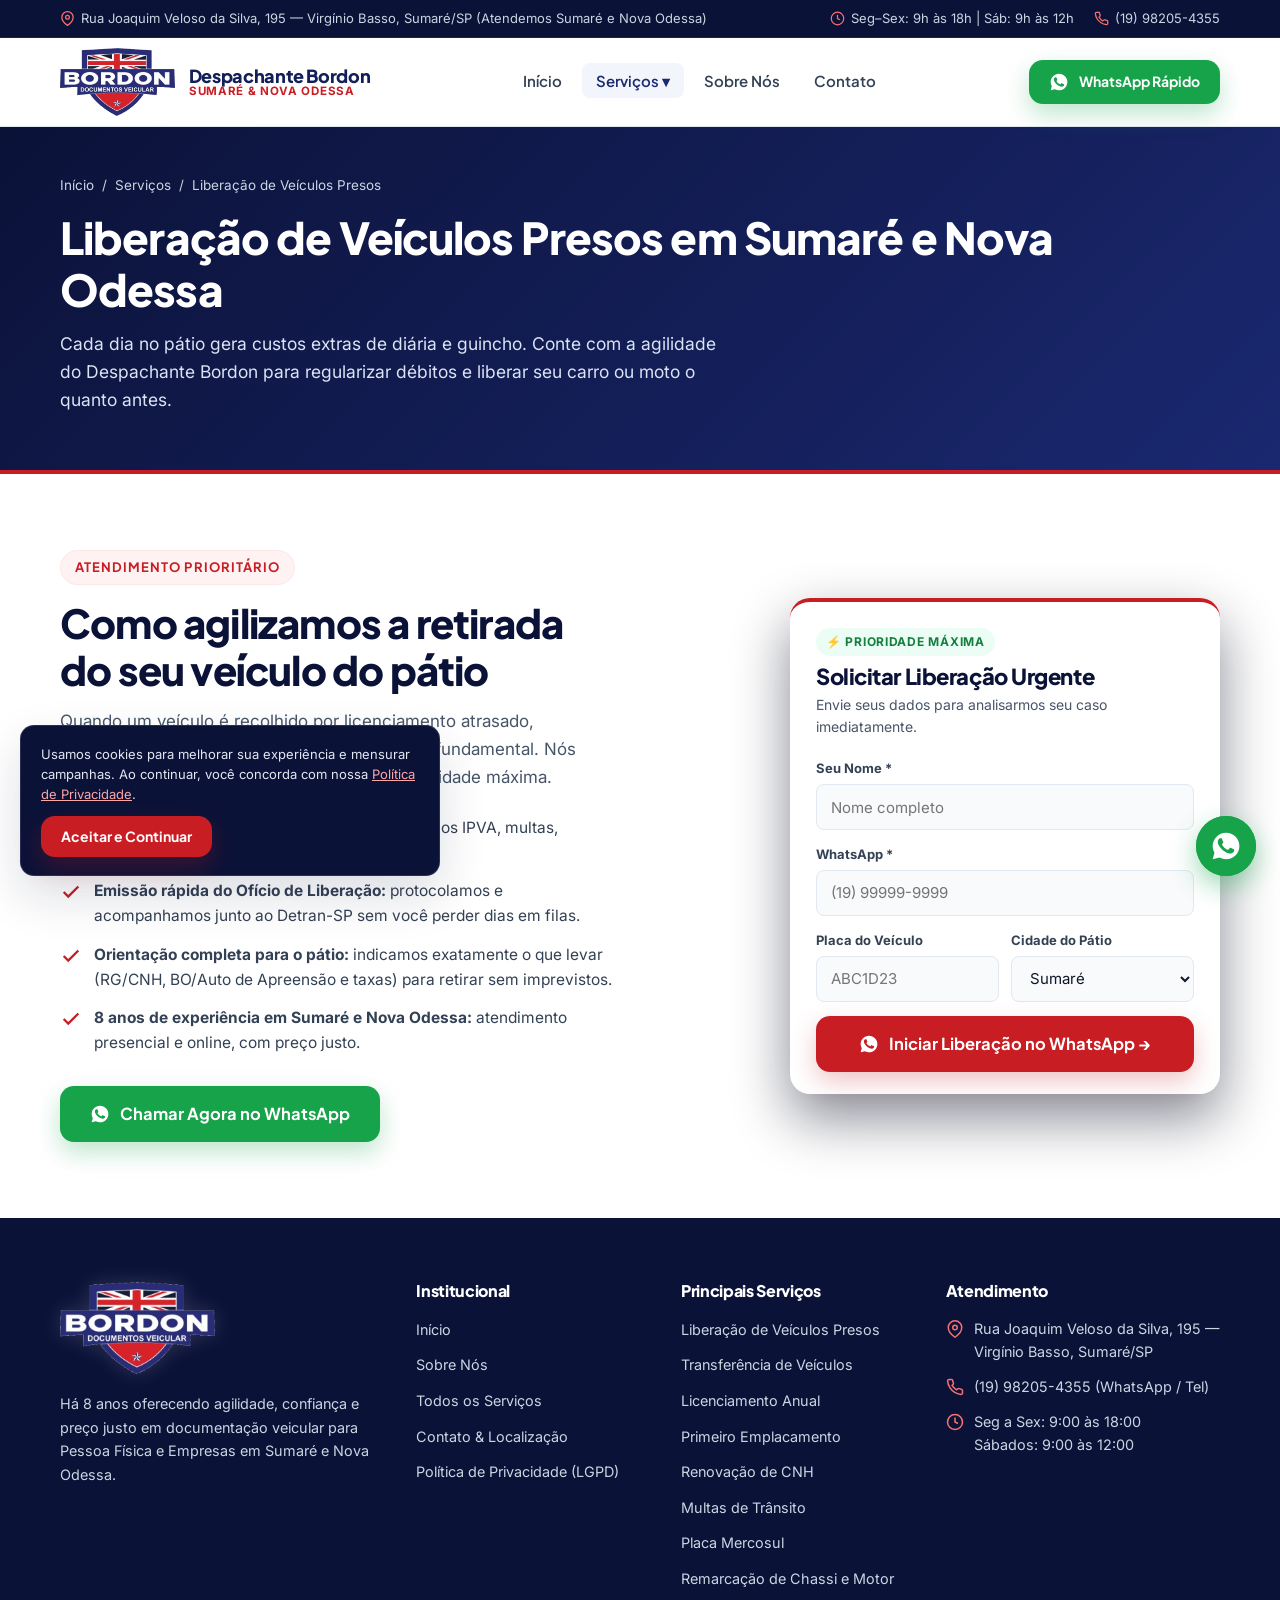
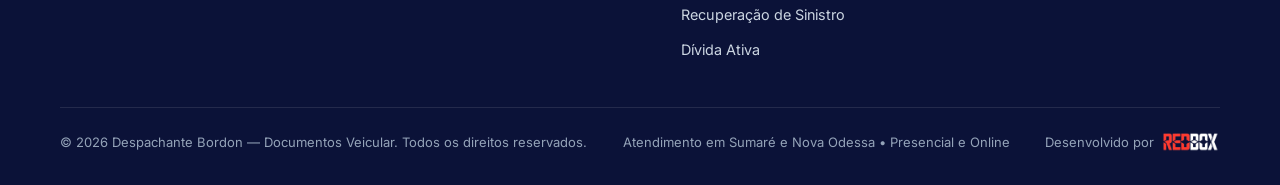
<file: servicos/liberacao-de-veiculos.html>
<!DOCTYPE html>
<html lang="pt-BR">
<head>
  <meta charset="UTF-8">
  <meta name="viewport" content="width=device-width, initial-scale=1.0">
  <title>Liberação de Veículos Presos em Sumaré e Nova Odessa | Despachante Bordon</title>
  <meta name="description" content="Veículo apreendido no pátio em Sumaré ou Nova Odessa? O Despachante Bordon faz a liberação de veículos presos com máxima agilidade para evitar diárias extras. Chame no WhatsApp (19) 98205-4355.">
  <meta name="theme-color" content="#1A2870">
  <meta property="og:type" content="website">
  <meta property="og:locale" content="pt_BR">
  <meta property="og:site_name" content="Despachante Bordon">
  <meta property="og:title" content="Liberação de Veículos Presos em Sumaré e Nova Odessa | Despachante Bordon">
  <meta property="og:description" content="Veículo apreendido no pátio em Sumaré ou Nova Odessa? O Despachante Bordon faz a liberação de veículos presos com máxima agilidade para evitar diárias extras. Chame no WhatsApp (19) 98205-4355.">
  <meta property="og:image" content="https://despachante-bordon.vercel.app/assets/img/og-despachante-bordon.jpg?v=2">
  <meta property="og:image:width" content="1024">
  <meta property="og:image:height" content="576">
  <meta name="twitter:card" content="summary_large_image">
  <meta name="twitter:image" content="https://despachante-bordon.vercel.app/assets/img/og-despachante-bordon.jpg?v=2">
  <link rel="preconnect" href="https://fonts.googleapis.com">
  <link rel="preconnect" href="https://fonts.gstatic.com" crossorigin>
  <link href="https://fonts.googleapis.com/css2?family=Inter:wght@400;500;600;700&family=Plus+Jakarta+Sans:wght@600;700;800&display=swap" rel="stylesheet">
  <link rel="icon" href="/favicon.ico" sizes="any">
  <link rel="shortcut icon" href="/favicon.ico">
  <link rel="icon" type="image/png" href="https://despachante-bordon.vercel.app/assets/img/logo-bordon.png">
  <link rel="apple-touch-icon" sizes="180x180" href="https://despachante-bordon.vercel.app/assets/img/apple-touch-icon.png">
  <link rel="stylesheet" href="../assets/css/styles.css">
</head>
<body>
  <a href="#conteudo" class="skip-link">Pular para o conteúdo principal</a>

  <!-- Top Bar Local -->
  <div class="topbar">
    <div class="container topbar-inner">
      <div class="topbar-group">
        <span class="topbar-item">
          <svg viewBox="0 0 24 24" fill="none" stroke="currentColor" stroke-width="2" aria-hidden="true"><path d="M21 10c0 7-9 13-9 13s-9-6-9-13a9 9 0 0 1 18 0z"/><circle cx="12" cy="10" r="3"/></svg>
          Rua Joaquim Veloso da Silva, 195 — Virgínio Basso, Sumaré/SP (Atendemos Sumaré e Nova Odessa)
        </span>
      </div>
      <div class="topbar-group">
        <span class="topbar-item">
          <svg viewBox="0 0 24 24" fill="none" stroke="currentColor" stroke-width="2" aria-hidden="true"><circle cx="12" cy="12" r="10"/><path d="M12 6v6l4 2"/></svg>
          Seg–Sex: 9h às 18h | Sáb: 9h às 12h
        </span>
        <span class="topbar-item">
          <svg viewBox="0 0 24 24" fill="none" stroke="currentColor" stroke-width="2" aria-hidden="true"><path d="M22 16.92v3a2 2 0 0 1-2.18 2 19.79 19.79 0 0 1-8.63-3.07 19.5 19.5 0 0 1-6-6 19.79 19.79 0 0 1-3.07-8.67A2 2 0 0 1 4.11 2h3a2 2 0 0 1 2 1.72c.127.96.361 1.903.7 2.81a2 2 0 0 1-.45 2.11L8.09 9.91a16 16 0 0 0 6 6l1.27-1.27a2 2 0 0 1 2.11-.45c.907.339 1.85.573 2.81.7A2 2 0 0 1 22 16.92z"/></svg>
          <a href="tel:+5519982054355" data-track="phone" data-label="topbar_phone">(19) 98205-4355</a>
        </span>
      </div>
    </div>
  </div>

  <!-- Header -->
  <header class="site-header">
    <div class="container header-inner">
      <a href="/" class="brand-logo" aria-label="Despachante Bordon — Página Inicial">
        <img src="../assets/img/logo-bordon.png" alt="Logotipo Despachante Bordon Documentos Veicular" width="115" height="68">
        <div class="brand-text">
          <span class="brand-name">Despachante Bordon</span>
          <span class="brand-sub">Sumaré &amp; Nova Odessa</span>
        </div>
      </a>

      <nav class="nav-desktop" aria-label="Navegação Principal">
        <ul class="nav-links">
          <li><a href="/" class="nav-link">Início</a></li>
          <li class="nav-dropdown">
            <a href="/servicos" class="nav-link active">Serviços ▾</a>
            <div class="nav-dropdown-menu" role="menu">
              <a href="/servicos/liberacao-de-veiculos">Liberação de Veículos Presos <span class="nav-badge-urgent">Urgente</span></a>
              <a href="/servicos/transferencia-de-veiculos">Transferência de Veículos</a>
              <a href="/servicos/licenciamento">Licenciamento Anual (CRLV-e)</a>
              <a href="/servicos/primeiro-emplacamento">Primeiro Emplacamento</a>
              <a href="/servicos/renovacao-cnh">Renovação de CNH</a>
              <a href="/servicos/multas">Multas de Trânsito</a>
              <a href="/servicos/placa-mercosul">Placa Mercosul</a>
              <a href="/servicos/remarcacao-chassi-motor">Remarcação de Chassi e Motor</a>
              <a href="/servicos/recuperacao-de-sinistro">Recuperação de Sinistro</a>
              <a href="/servicos/divida-ativa">Dívida Ativa &amp; Débitos</a>
              <a href="/servicos">Ver todos os serviços →</a>
            </div>
          </li>
          <li><a href="/sobre" class="nav-link">Sobre Nós</a></li>
          <li><a href="/contato" class="nav-link">Contato</a></li>
        </ul>
      </nav>

      <div class="header-actions">
        <a href="https://wa.me/5519982054355?text=Ol%C3%A1%2C%20Despachante%20Bordon!%20Gostaria%20de%20um%20or%C3%A7amento%20para%20meu%20ve%C3%ADculo."
           target="_blank" rel="noopener noreferrer"
           class="btn btn-wa btn-sm"
           data-track="whatsapp" data-label="header_cta" data-service="geral">
          <svg viewBox="0 0 24 24" fill="currentColor" aria-hidden="true"><path d="M12.031 2C6.51 2 2.02 6.49 2.02 12.01c0 1.77.46 3.5 1.34 5.02L2 22l5.12-1.34a9.98 9.98 0 0 0 4.91 1.29h.01c5.52 0 10.01-4.49 10.01-10.01S17.55 2 12.03 2zm5.82 14.13c-.25.7-1.44 1.34-1.99 1.42-.52.08-1.18.11-1.91-.12-.44-.14-1-.33-1.72-.64-3.03-1.31-5.01-4.38-5.16-4.58-.15-.2-1.23-1.64-1.23-3.13 0-1.49.78-2.22 1.06-2.52.28-.3.61-.38.81-.38.2 0 .41.01.58.01.19.01.44-.07.69.53.25.6.86 2.1.94 2.25.08.15.13.33.03.53-.1.2-.15.33-.3.5-.15.18-.32.39-.45.53-.15.15-.31.32-.13.62.18.3.79 1.3 1.69 2.11 1.16 1.03 2.14 1.35 2.44 1.5.3.15.48.13.66-.08.18-.2.76-.88.96-1.18.2-.3.41-.25.68-.15.28.1 1.77.83 2.07.98.3.15.5.23.58.35.07.13.07.73-.18 1.43z"/></svg>
          WhatsApp Rápido
        </a>
        <button class="mobile-menu-btn" type="button" aria-label="Abrir menu" aria-expanded="false" aria-controls="mobile-nav">
          <svg width="24" height="24" viewBox="0 0 24 24" fill="none" stroke="currentColor" stroke-width="2.2"><line x1="3" y1="6" x2="21" y2="6"/><line x1="3" y1="12" x2="21" y2="12"/><line x1="3" y1="18" x2="21" y2="18"/></svg>
        </button>
      </div>
    </div>
  </header>

  <!-- Mobile Navigation Drawer -->
  <nav id="mobile-nav" class="mobile-nav" aria-label="Menu Mobile">
    <div class="mobile-nav-list">
      <a href="/">Início</a>
      <a href="/servicos">Todos os Serviços</a>
      <a href="/servicos/liberacao-de-veiculos" class="sub-item">Liberação de Veículos Presos</a>
      <a href="/servicos/transferencia-de-veiculos" class="sub-item">Transferência de Veículos</a>
      <a href="/servicos/licenciamento" class="sub-item">Licenciamento Anual</a>
      <a href="/servicos/primeiro-emplacamento" class="sub-item">Primeiro Emplacamento</a>
      <a href="/servicos/renovacao-cnh" class="sub-item">Renovação de CNH</a>
      <a href="/servicos/multas" class="sub-item">Multas de Trânsito</a>
      <a href="/servicos/placa-mercosul" class="sub-item">Placa Mercosul</a>
      <a href="/servicos/remarcacao-chassi-motor" class="sub-item">Remarcação de Chassi e Motor</a>
      <a href="/servicos/recuperacao-de-sinistro" class="sub-item">Recuperação de Sinistro</a>
      <a href="/servicos/divida-ativa" class="sub-item">Dívida Ativa</a>
      <a href="/sobre">Sobre Nós (8 Anos)</a>
      <a href="/contato">Contato &amp; Endereço</a>
    </div>
    <a href="https://wa.me/5519982054355?text=Ol%C3%A1%2C%20Despachante%20Bordon!%20Preciso%20de%20atendimento."
       target="_blank" rel="noopener noreferrer"
       class="btn btn-wa btn-block" data-track="whatsapp" data-label="mobile_drawer">
      <svg viewBox="0 0 24 24" fill="currentColor" aria-hidden="true"><path d="M12.031 2C6.51 2 2.02 6.49 2.02 12.01c0 1.77.46 3.5 1.34 5.02L2 22l5.12-1.34a9.98 9.98 0 0 0 4.91 1.29h.01c5.52 0 10.01-4.49 10.01-10.01S17.55 2 12.03 2zm5.82 14.13c-.25.7-1.44 1.34-1.99 1.42-.52.08-1.18.11-1.91-.12-.44-.14-1-.33-1.72-.64-3.03-1.31-5.01-4.38-5.16-4.58-.15-.2-1.23-1.64-1.23-3.13 0-1.49.78-2.22 1.06-2.52.28-.3.61-.38.81-.38.2 0 .41.01.58.01.19.01.44-.07.69.53.25.6.86 2.1.94 2.25.08.15.13.33.03.53-.1.2-.15.33-.3.5-.15.18-.32.39-.45.53-.15.15-.31.32-.13.62.18.3.79 1.3 1.69 2.11 1.16 1.03 2.14 1.35 2.44 1.5.3.15.48.13.66-.08.18-.2.76-.88.96-1.18.2-.3.41-.25.68-.15.28.1 1.77.83 2.07.98.3.15.5.23.58.35.07.13.07.73-.18 1.43z"/></svg> Falar no WhatsApp (19) 98205-4355
    </a>
  </nav>
  <main id="conteudo">
    <section class="page-hero">
      <div class="container">
        <nav class="breadcrumb" aria-label="Breadcrumb">
          <a href="/">Início</a> <span>/</span> <a href="/servicos">Serviços</a> <span>/</span> <span>Liberação de Veículos Presos</span>
        </nav>
        <h1>Liberação de Veículos Presos em Sumaré e Nova Odessa</h1>
        <p>Cada dia no pátio gera custos extras de diária e guincho. Conte com a agilidade do Despachante Bordon para regularizar débitos e liberar seu carro ou moto o quanto antes.</p>
      </div>
    </section>

    <section class="section">
      <div class="container split-grid">
        <div>
          <span class="eyebrow">Atendimento Prioritário</span>
          <h2 class="section-title">Como agilizamos a retirada do seu veículo do pátio</h2>
          <p class="section-subtitle">
            Quando um veículo é recolhido por licenciamento atrasado, pendências administrativas ou blitz, o tempo é fundamental. Nós cuidamos de toda a parte burocrática com prioridade máxima.
          </p>
          <ul class="check-list">
            <li>
              <svg viewBox="0 0 24 24" fill="none" stroke="currentColor" stroke-width="2.5"><polyline points="20 6 9 17 4 12"/></svg>
              <span><strong>Levantamento imediato de débitos:</strong> consultamos IPVA, multas, licenciamento e eventuais bloqueios na hora.</span>
            </li>
            <li>
              <svg viewBox="0 0 24 24" fill="none" stroke="currentColor" stroke-width="2.5"><polyline points="20 6 9 17 4 12"/></svg>
              <span><strong>Emissão rápida do Ofício de Liberação:</strong> protocolamos e acompanhamos junto ao Detran-SP sem você perder dias em filas.</span>
            </li>
            <li>
              <svg viewBox="0 0 24 24" fill="none" stroke="currentColor" stroke-width="2.5"><polyline points="20 6 9 17 4 12"/></svg>
              <span><strong>Orientação completa para o pátio:</strong> indicamos exatamente o que levar (RG/CNH, BO/Auto de Apreensão e taxas) para retirar sem imprevistos.</span>
            </li>
            <li>
              <svg viewBox="0 0 24 24" fill="none" stroke="currentColor" stroke-width="2.5"><polyline points="20 6 9 17 4 12"/></svg>
              <span><strong>8 anos de experiência em Sumaré e Nova Odessa:</strong> atendimento presencial e online, com preço justo.</span>
            </li>
          </ul>
          <a href="https://wa.me/5519982054355?text=URGENTE%3A%20Preciso%20liberar%20meu%20ve%C3%ADculo%20preso%20no%20p%C3%A1tio." target="_blank" rel="noopener noreferrer" class="btn btn-wa btn-lg" data-track="whatsapp" data-service="liberacao"><svg viewBox="0 0 24 24" fill="currentColor" aria-hidden="true"><path d="M12.031 2C6.51 2 2.02 6.49 2.02 12.01c0 1.77.46 3.5 1.34 5.02L2 22l5.12-1.34a9.98 9.98 0 0 0 4.91 1.29h.01c5.52 0 10.01-4.49 10.01-10.01S17.55 2 12.03 2zm5.82 14.13c-.25.7-1.44 1.34-1.99 1.42-.52.08-1.18.11-1.91-.12-.44-.14-1-.33-1.72-.64-3.03-1.31-5.01-4.38-5.16-4.58-.15-.2-1.23-1.64-1.23-3.13 0-1.49.78-2.22 1.06-2.52.28-.3.61-.38.81-.38.2 0 .41.01.58.01.19.01.44-.07.69.53.25.6.86 2.1.94 2.25.08.15.13.33.03.53-.1.2-.15.33-.3.5-.15.18-.32.39-.45.53-.15.15-.31.32-.13.62.18.3.79 1.3 1.69 2.11 1.16 1.03 2.14 1.35 2.44 1.5.3.15.48.13.66-.08.18-.2.76-.88.96-1.18.2-.3.41-.25.68-.15.28.1 1.77.83 2.07.98.3.15.5.23.58.35.07.13.07.73-.18 1.43z"/></svg> Chamar Agora no WhatsApp</a>
        </div>

        <div class="lead-card">
          <div class="lead-card-header">
            <span class="lead-card-tag">⚡ Prioridade Máxima</span>
            <h2>Solicitar Liberação Urgente</h2>
            <p>Envie seus dados para analisarmos seu caso imediatamente.</p>
          </div>
          <form data-bordon-form="lp_liberacao">
            <input type="hidden" name="servico" value="Liberação de Veículo Preso (Urgente)">
            <div class="form-group">
              <label class="form-label" for="l-nome">Seu Nome *</label>
              <input class="form-control" type="text" id="l-nome" name="nome" required placeholder="Nome completo">
            </div>
            <div class="form-group">
              <label class="form-label" for="l-tel">WhatsApp *</label>
              <input class="form-control" type="tel" id="l-tel" name="telefone" required placeholder="(19) 99999-9999">
            </div>
            <div class="form-row-2">
              <div class="form-group">
                <label class="form-label" for="l-placa">Placa do Veículo</label>
                <input class="form-control" type="text" id="l-placa" name="placa" placeholder="ABC1D23" maxlength="8">
              </div>
              <div class="form-group">
                <label class="form-label" for="l-cidade">Cidade do Pátio</label>
                <select class="form-control" id="l-cidade" name="cidade">
                  <option value="Sumaré">Sumaré</option>
                  <option value="Nova Odessa">Nova Odessa</option>
                  <option value="Outra cidade">Outra cidade</option>
                </select>
              </div>
            </div>
            <button type="submit" class="btn btn-red btn-block btn-lg"><svg viewBox="0 0 24 24" fill="currentColor" aria-hidden="true"><path d="M12.031 2C6.51 2 2.02 6.49 2.02 12.01c0 1.77.46 3.5 1.34 5.02L2 22l5.12-1.34a9.98 9.98 0 0 0 4.91 1.29h.01c5.52 0 10.01-4.49 10.01-10.01S17.55 2 12.03 2zm5.82 14.13c-.25.7-1.44 1.34-1.99 1.42-.52.08-1.18.11-1.91-.12-.44-.14-1-.33-1.72-.64-3.03-1.31-5.01-4.38-5.16-4.58-.15-.2-1.23-1.64-1.23-3.13 0-1.49.78-2.22 1.06-2.52.28-.3.61-.38.81-.38.2 0 .41.01.58.01.19.01.44-.07.69.53.25.6.86 2.1.94 2.25.08.15.13.33.03.53-.1.2-.15.33-.3.5-.15.18-.32.39-.45.53-.15.15-.31.32-.13.62.18.3.79 1.3 1.69 2.11 1.16 1.03 2.14 1.35 2.44 1.5.3.15.48.13.66-.08.18-.2.76-.88.96-1.18.2-.3.41-.25.68-.15.28.1 1.77.83 2.07.98.3.15.5.23.58.35.07.13.07.73-.18 1.43z"/></svg> Iniciar Liberação no WhatsApp →</button>
            <div class="form-feedback" aria-live="polite"></div>
          </form>
        </div>
      </div>
    </section>
  </main>

  <!-- FOOTER -->
  <footer class="site-footer">
    <div class="container">
      <div class="footer-grid">
        <div>
          <a href="/" class="footer-logo" aria-label="Despachante Bordon">
            <img src="../assets/img/logo-bordon.png" alt="Logotipo Despachante Bordon" width="155" height="92" loading="lazy">
          </a>
          <p style="font-size: 0.9rem; line-height: 1.65; color: #CBD5E1;">
            Há 8 anos oferecendo agilidade, confiança e preço justo em documentação veicular para Pessoa Física e Empresas em Sumaré e Nova Odessa.
          </p>
        </div>

        <div class="footer-col">
          <h4>Institucional</h4>
          <ul class="footer-links">
            <li><a href="/">Início</a></li>
            <li><a href="/sobre">Sobre Nós</a></li>
            <li><a href="/servicos">Todos os Serviços</a></li>
            <li><a href="/contato">Contato &amp; Localização</a></li>
            <li><a href="/politica-de-privacidade">Política de Privacidade (LGPD)</a></li>
          </ul>
        </div>

        <div class="footer-col">
          <h4>Principais Serviços</h4>
          <ul class="footer-links">
            <li><a href="/servicos/liberacao-de-veiculos">Liberação de Veículos Presos</a></li>
            <li><a href="/servicos/transferencia-de-veiculos">Transferência de Veículos</a></li>
            <li><a href="/servicos/licenciamento">Licenciamento Anual</a></li>
            <li><a href="/servicos/primeiro-emplacamento">Primeiro Emplacamento</a></li>
            <li><a href="/servicos/renovacao-cnh">Renovação de CNH</a></li>
            <li><a href="/servicos/multas">Multas de Trânsito</a></li>
            <li><a href="/servicos/placa-mercosul">Placa Mercosul</a></li>
            <li><a href="/servicos/remarcacao-chassi-motor">Remarcação de Chassi e Motor</a></li>
            <li><a href="/servicos/recuperacao-de-sinistro">Recuperação de Sinistro</a></li>
            <li><a href="/servicos/divida-ativa">Dívida Ativa</a></li>
          </ul>
        </div>

        <div class="footer-col">
          <h4>Atendimento</h4>
          <div class="footer-contact-item">
            <svg viewBox="0 0 24 24" fill="none" stroke="currentColor" stroke-width="2" aria-hidden="true"><path d="M21 10c0 7-9 13-9 13s-9-6-9-13a9 9 0 0 1 18 0z"/><circle cx="12" cy="10" r="3"/></svg>
            <span>Rua Joaquim Veloso da Silva, 195 — Virgínio Basso, Sumaré/SP</span>
          </div>
          <div class="footer-contact-item">
            <svg viewBox="0 0 24 24" fill="none" stroke="currentColor" stroke-width="2" aria-hidden="true"><path d="M22 16.92v3a2 2 0 0 1-2.18 2 19.79 19.79 0 0 1-8.63-3.07 19.5 19.5 0 0 1-6-6 19.79 19.79 0 0 1-3.07-8.67A2 2 0 0 1 4.11 2h3a2 2 0 0 1 2 1.72c.127.96.361 1.903.7 2.81a2 2 0 0 1-.45 2.11L8.09 9.91a16 16 0 0 0 6 6l1.27-1.27a2 2 0 0 1 2.11-.45c.907.339 1.85.573 2.81.7A2 2 0 0 1 22 16.92z"/></svg>
            <a href="tel:+5519982054355" data-track="phone" data-label="footer_phone">(19) 98205-4355 (WhatsApp / Tel)</a>
          </div>
          <div class="footer-contact-item">
            <svg viewBox="0 0 24 24" fill="none" stroke="currentColor" stroke-width="2" aria-hidden="true"><circle cx="12" cy="12" r="10"/><path d="M12 6v6l4 2"/></svg>
            <span>Seg a Sex: 9:00 às 18:00<br>Sábados: 9:00 às 12:00</span>
          </div>
        </div>
      </div>

      <div class="footer-bottom">
        <span>© 2026 Despachante Bordon — Documentos Veicular. Todos os direitos reservados.</span>
        <span>Atendimento em Sumaré e Nova Odessa • Presencial e Online</span>
        <div class="footer-dev">
          <span>Desenvolvido por</span>
          <a href="https://redboxmkt.com.br" target="_blank" rel="noopener noreferrer" aria-label="Agência Redbox - Marketing Digital" title="Agência Redbox">
            <img src="../assets/img/logo-redbox.png" alt="Agência Redbox" width="76" height="26">
          </a>
        </div>
      </div>
    </div>
  </footer>

  <!-- Botão Flutuante WhatsApp Pulsante (Somente Ícone) -->
  <a href="https://wa.me/5519982054355?text=Ol%C3%A1%2C%20Despachante%20Bordon!%20Gostaria%20de%20um%20atendimento."
     target="_blank" rel="noopener noreferrer"
     class="wa-float"
     aria-label="Falar no WhatsApp com Despachante Bordon"
     title="Falar no WhatsApp"
     data-track="whatsapp" data-label="floating_button">
    <svg viewBox="0 0 24 24" fill="currentColor" aria-hidden="true"><path d="M12.031 2C6.51 2 2.02 6.49 2.02 12.01c0 1.77.46 3.5 1.34 5.02L2 22l5.12-1.34a9.98 9.98 0 0 0 4.91 1.29h.01c5.52 0 10.01-4.49 10.01-10.01S17.55 2 12.03 2zm5.82 14.13c-.25.7-1.44 1.34-1.99 1.42-.52.08-1.18.11-1.91-.12-.44-.14-1-.33-1.72-.64-3.03-1.31-5.01-4.38-5.16-4.58-.15-.2-1.23-1.64-1.23-3.13 0-1.49.78-2.22 1.06-2.52.28-.3.61-.38.81-.38.2 0 .41.01.58.01.19.01.44-.07.69.53.25.6.86 2.1.94 2.25.08.15.13.33.03.53-.1.2-.15.33-.3.5-.15.18-.32.39-.45.53-.15.15-.31.32-.13.62.18.3.79 1.3 1.69 2.11 1.16 1.03 2.14 1.35 2.44 1.5.3.15.48.13.66-.08.18-.2.76-.88.96-1.18.2-.3.41-.25.68-.15.28.1 1.77.83 2.07.98.3.15.5.23.58.35.07.13.07.73-.18 1.43z"/></svg>
  </a>

  <!-- Banner LGPD -->
  <div id="cookie-banner" class="cookie-banner" role="dialog" aria-label="Aviso de Privacidade e Cookies">
    <p>Usamos cookies para melhorar sua experiência e mensurar campanhas. Ao continuar, você concorda com nossa <a href="/politica-de-privacidade">Política de Privacidade</a>.</p>
    <div class="cookie-actions">
      <button id="cookie-accept" type="button" class="btn btn-red btn-sm">Aceitar e Continuar</button>
    </div>
  </div>

  <script src="../assets/js/main.js" defer></script>
</body>
</html>
</file>
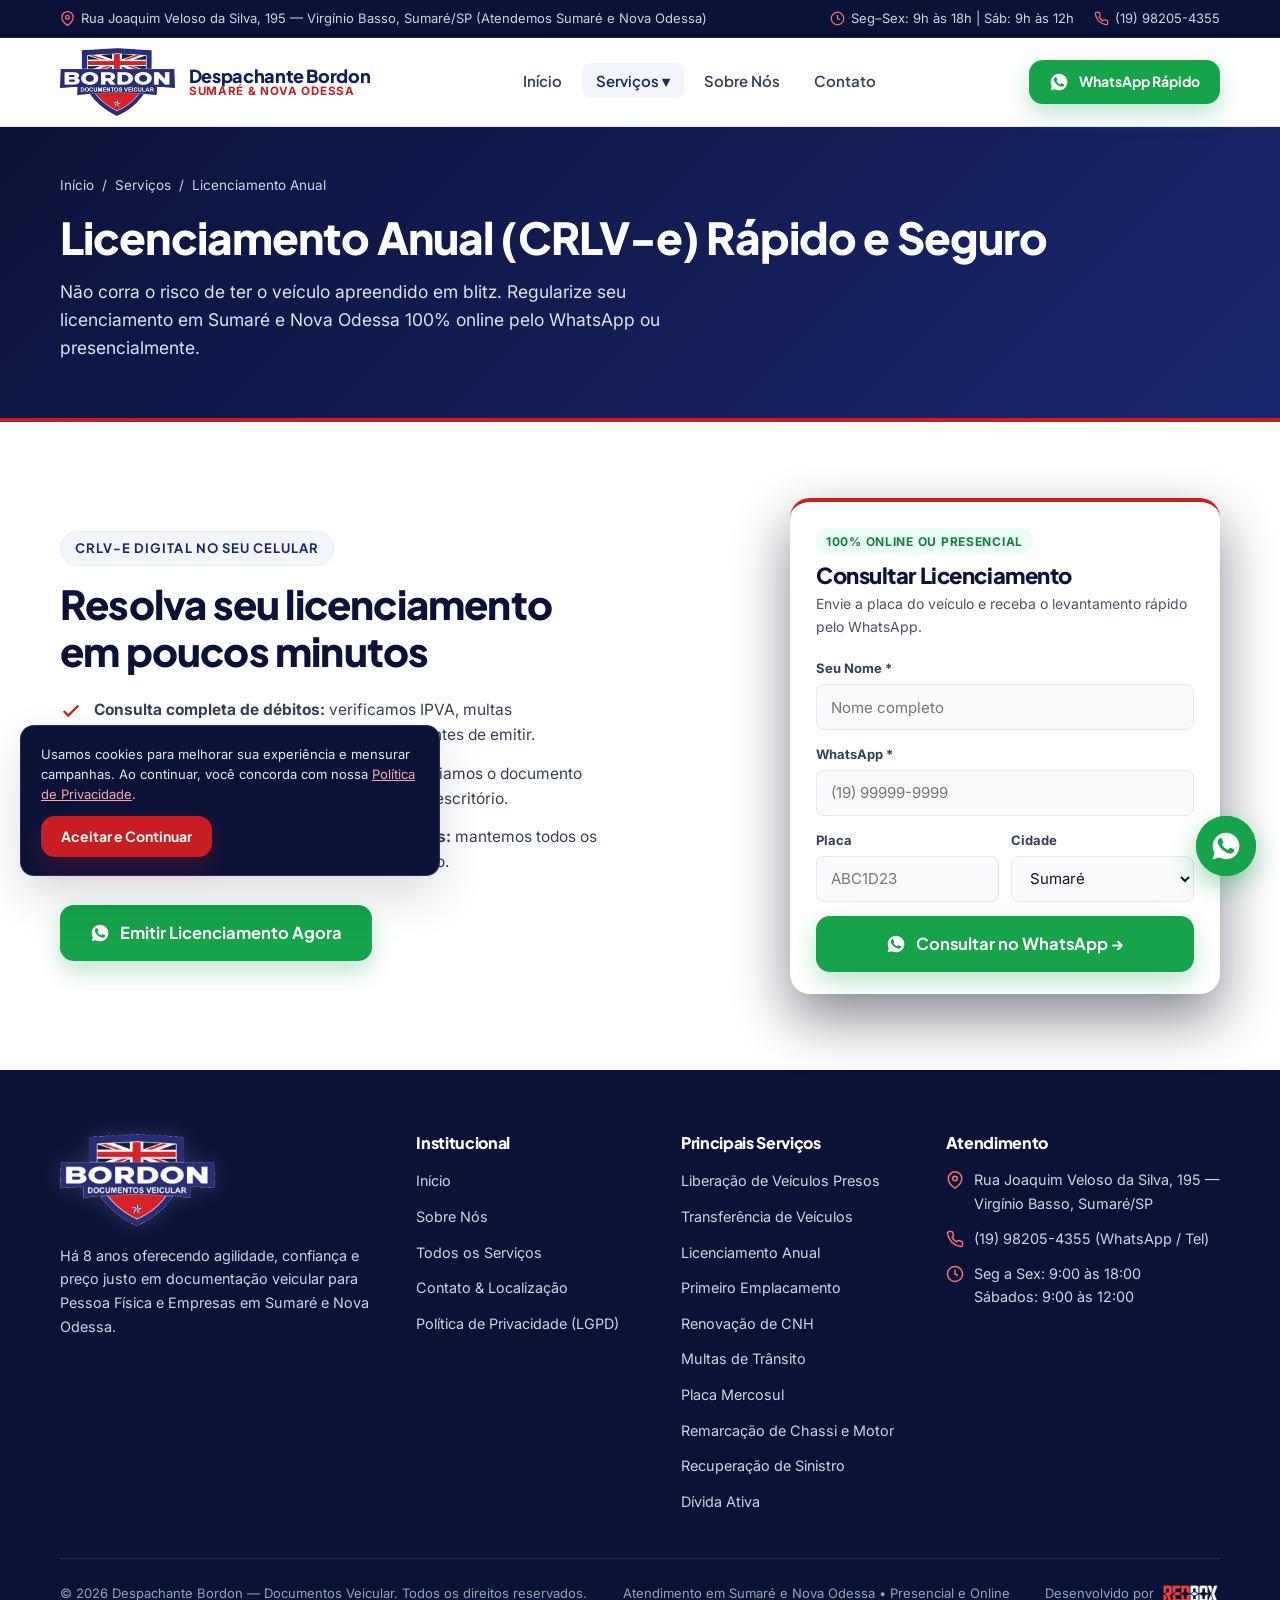
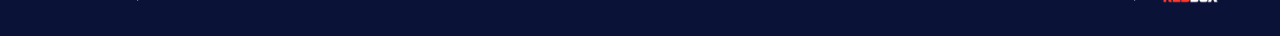
<file: servicos/licenciamento.html>
<!DOCTYPE html>
<html lang="pt-BR">
<head>
  <meta charset="UTF-8">
  <meta name="viewport" content="width=device-width, initial-scale=1.0">
  <title>Licenciamento Anual (CRLV-e) em Sumaré e Nova Odessa | Despachante Bordon</title>
  <meta name="description" content="Emita o Licenciamento Anual (CRLV-e) do seu carro ou moto com rapidez em Sumaré e Nova Odessa. Consulta de débitos, IPVA e multas 100% online ou presencial.">
  <meta name="theme-color" content="#1A2870">
  <meta property="og:type" content="website">
  <meta property="og:locale" content="pt_BR">
  <meta property="og:site_name" content="Despachante Bordon">
  <meta property="og:title" content="Licenciamento Anual (CRLV-e) em Sumaré e Nova Odessa | Despachante Bordon">
  <meta property="og:description" content="Emita o Licenciamento Anual (CRLV-e) do seu carro ou moto com rapidez em Sumaré e Nova Odessa. Consulta de débitos, IPVA e multas 100% online ou presencial.">
  <meta property="og:image" content="https://despachante-bordon.vercel.app/assets/img/og-despachante-bordon.jpg?v=2">
  <meta property="og:image:width" content="1024">
  <meta property="og:image:height" content="576">
  <meta name="twitter:card" content="summary_large_image">
  <meta name="twitter:image" content="https://despachante-bordon.vercel.app/assets/img/og-despachante-bordon.jpg?v=2">
  <link rel="preconnect" href="https://fonts.googleapis.com">
  <link rel="preconnect" href="https://fonts.gstatic.com" crossorigin>
  <link href="https://fonts.googleapis.com/css2?family=Inter:wght@400;500;600;700&family=Plus+Jakarta+Sans:wght@600;700;800&display=swap" rel="stylesheet">
  <link rel="icon" href="/favicon.ico" sizes="any">
  <link rel="shortcut icon" href="/favicon.ico">
  <link rel="icon" type="image/png" href="https://despachante-bordon.vercel.app/assets/img/logo-bordon.png">
  <link rel="apple-touch-icon" sizes="180x180" href="https://despachante-bordon.vercel.app/assets/img/apple-touch-icon.png">
  <link rel="stylesheet" href="../assets/css/styles.css">
</head>
<body>
  <a href="#conteudo" class="skip-link">Pular para o conteúdo principal</a>

  <!-- Top Bar Local -->
  <div class="topbar">
    <div class="container topbar-inner">
      <div class="topbar-group">
        <span class="topbar-item">
          <svg viewBox="0 0 24 24" fill="none" stroke="currentColor" stroke-width="2" aria-hidden="true"><path d="M21 10c0 7-9 13-9 13s-9-6-9-13a9 9 0 0 1 18 0z"/><circle cx="12" cy="10" r="3"/></svg>
          Rua Joaquim Veloso da Silva, 195 — Virgínio Basso, Sumaré/SP (Atendemos Sumaré e Nova Odessa)
        </span>
      </div>
      <div class="topbar-group">
        <span class="topbar-item">
          <svg viewBox="0 0 24 24" fill="none" stroke="currentColor" stroke-width="2" aria-hidden="true"><circle cx="12" cy="12" r="10"/><path d="M12 6v6l4 2"/></svg>
          Seg–Sex: 9h às 18h | Sáb: 9h às 12h
        </span>
        <span class="topbar-item">
          <svg viewBox="0 0 24 24" fill="none" stroke="currentColor" stroke-width="2" aria-hidden="true"><path d="M22 16.92v3a2 2 0 0 1-2.18 2 19.79 19.79 0 0 1-8.63-3.07 19.5 19.5 0 0 1-6-6 19.79 19.79 0 0 1-3.07-8.67A2 2 0 0 1 4.11 2h3a2 2 0 0 1 2 1.72c.127.96.361 1.903.7 2.81a2 2 0 0 1-.45 2.11L8.09 9.91a16 16 0 0 0 6 6l1.27-1.27a2 2 0 0 1 2.11-.45c.907.339 1.85.573 2.81.7A2 2 0 0 1 22 16.92z"/></svg>
          <a href="tel:+5519982054355" data-track="phone" data-label="topbar_phone">(19) 98205-4355</a>
        </span>
      </div>
    </div>
  </div>

  <!-- Header -->
  <header class="site-header">
    <div class="container header-inner">
      <a href="/" class="brand-logo" aria-label="Despachante Bordon — Página Inicial">
        <img src="../assets/img/logo-bordon.png" alt="Logotipo Despachante Bordon Documentos Veicular" width="115" height="68">
        <div class="brand-text">
          <span class="brand-name">Despachante Bordon</span>
          <span class="brand-sub">Sumaré &amp; Nova Odessa</span>
        </div>
      </a>

      <nav class="nav-desktop" aria-label="Navegação Principal">
        <ul class="nav-links">
          <li><a href="/" class="nav-link">Início</a></li>
          <li class="nav-dropdown">
            <a href="/servicos" class="nav-link active">Serviços ▾</a>
            <div class="nav-dropdown-menu" role="menu">
              <a href="/servicos/liberacao-de-veiculos">Liberação de Veículos Presos <span class="nav-badge-urgent">Urgente</span></a>
              <a href="/servicos/transferencia-de-veiculos">Transferência de Veículos</a>
              <a href="/servicos/licenciamento">Licenciamento Anual (CRLV-e)</a>
              <a href="/servicos/primeiro-emplacamento">Primeiro Emplacamento</a>
              <a href="/servicos/renovacao-cnh">Renovação de CNH</a>
              <a href="/servicos/multas">Multas de Trânsito</a>
              <a href="/servicos/placa-mercosul">Placa Mercosul</a>
              <a href="/servicos/remarcacao-chassi-motor">Remarcação de Chassi e Motor</a>
              <a href="/servicos/recuperacao-de-sinistro">Recuperação de Sinistro</a>
              <a href="/servicos/divida-ativa">Dívida Ativa &amp; Débitos</a>
              <a href="/servicos">Ver todos os serviços →</a>
            </div>
          </li>
          <li><a href="/sobre" class="nav-link">Sobre Nós</a></li>
          <li><a href="/contato" class="nav-link">Contato</a></li>
        </ul>
      </nav>

      <div class="header-actions">
        <a href="https://wa.me/5519982054355?text=Ol%C3%A1%2C%20Despachante%20Bordon!%20Gostaria%20de%20um%20or%C3%A7amento%20para%20meu%20ve%C3%ADculo."
           target="_blank" rel="noopener noreferrer"
           class="btn btn-wa btn-sm"
           data-track="whatsapp" data-label="header_cta" data-service="geral">
          <svg viewBox="0 0 24 24" fill="currentColor" aria-hidden="true"><path d="M12.031 2C6.51 2 2.02 6.49 2.02 12.01c0 1.77.46 3.5 1.34 5.02L2 22l5.12-1.34a9.98 9.98 0 0 0 4.91 1.29h.01c5.52 0 10.01-4.49 10.01-10.01S17.55 2 12.03 2zm5.82 14.13c-.25.7-1.44 1.34-1.99 1.42-.52.08-1.18.11-1.91-.12-.44-.14-1-.33-1.72-.64-3.03-1.31-5.01-4.38-5.16-4.58-.15-.2-1.23-1.64-1.23-3.13 0-1.49.78-2.22 1.06-2.52.28-.3.61-.38.81-.38.2 0 .41.01.58.01.19.01.44-.07.69.53.25.6.86 2.1.94 2.25.08.15.13.33.03.53-.1.2-.15.33-.3.5-.15.18-.32.39-.45.53-.15.15-.31.32-.13.62.18.3.79 1.3 1.69 2.11 1.16 1.03 2.14 1.35 2.44 1.5.3.15.48.13.66-.08.18-.2.76-.88.96-1.18.2-.3.41-.25.68-.15.28.1 1.77.83 2.07.98.3.15.5.23.58.35.07.13.07.73-.18 1.43z"/></svg>
          WhatsApp Rápido
        </a>
        <button class="mobile-menu-btn" type="button" aria-label="Abrir menu" aria-expanded="false" aria-controls="mobile-nav">
          <svg width="24" height="24" viewBox="0 0 24 24" fill="none" stroke="currentColor" stroke-width="2.2"><line x1="3" y1="6" x2="21" y2="6"/><line x1="3" y1="12" x2="21" y2="12"/><line x1="3" y1="18" x2="21" y2="18"/></svg>
        </button>
      </div>
    </div>
  </header>

  <!-- Mobile Navigation Drawer -->
  <nav id="mobile-nav" class="mobile-nav" aria-label="Menu Mobile">
    <div class="mobile-nav-list">
      <a href="/">Início</a>
      <a href="/servicos">Todos os Serviços</a>
      <a href="/servicos/liberacao-de-veiculos" class="sub-item">Liberação de Veículos Presos</a>
      <a href="/servicos/transferencia-de-veiculos" class="sub-item">Transferência de Veículos</a>
      <a href="/servicos/licenciamento" class="sub-item">Licenciamento Anual</a>
      <a href="/servicos/primeiro-emplacamento" class="sub-item">Primeiro Emplacamento</a>
      <a href="/servicos/renovacao-cnh" class="sub-item">Renovação de CNH</a>
      <a href="/servicos/multas" class="sub-item">Multas de Trânsito</a>
      <a href="/servicos/placa-mercosul" class="sub-item">Placa Mercosul</a>
      <a href="/servicos/remarcacao-chassi-motor" class="sub-item">Remarcação de Chassi e Motor</a>
      <a href="/servicos/recuperacao-de-sinistro" class="sub-item">Recuperação de Sinistro</a>
      <a href="/servicos/divida-ativa" class="sub-item">Dívida Ativa</a>
      <a href="/sobre">Sobre Nós (8 Anos)</a>
      <a href="/contato">Contato &amp; Endereço</a>
    </div>
    <a href="https://wa.me/5519982054355?text=Ol%C3%A1%2C%20Despachante%20Bordon!%20Preciso%20de%20atendimento."
       target="_blank" rel="noopener noreferrer"
       class="btn btn-wa btn-block" data-track="whatsapp" data-label="mobile_drawer">
      <svg viewBox="0 0 24 24" fill="currentColor" aria-hidden="true"><path d="M12.031 2C6.51 2 2.02 6.49 2.02 12.01c0 1.77.46 3.5 1.34 5.02L2 22l5.12-1.34a9.98 9.98 0 0 0 4.91 1.29h.01c5.52 0 10.01-4.49 10.01-10.01S17.55 2 12.03 2zm5.82 14.13c-.25.7-1.44 1.34-1.99 1.42-.52.08-1.18.11-1.91-.12-.44-.14-1-.33-1.72-.64-3.03-1.31-5.01-4.38-5.16-4.58-.15-.2-1.23-1.64-1.23-3.13 0-1.49.78-2.22 1.06-2.52.28-.3.61-.38.81-.38.2 0 .41.01.58.01.19.01.44-.07.69.53.25.6.86 2.1.94 2.25.08.15.13.33.03.53-.1.2-.15.33-.3.5-.15.18-.32.39-.45.53-.15.15-.31.32-.13.62.18.3.79 1.3 1.69 2.11 1.16 1.03 2.14 1.35 2.44 1.5.3.15.48.13.66-.08.18-.2.76-.88.96-1.18.2-.3.41-.25.68-.15.28.1 1.77.83 2.07.98.3.15.5.23.58.35.07.13.07.73-.18 1.43z"/></svg> Falar no WhatsApp (19) 98205-4355
    </a>
  </nav>
  <main id="conteudo">
    <section class="page-hero">
      <div class="container">
        <nav class="breadcrumb"><a href="/">Início</a> <span>/</span> <a href="/servicos">Serviços</a> <span>/</span> <span>Licenciamento Anual</span></nav>
        <h1>Licenciamento Anual (CRLV-e) Rápido e Seguro</h1>
        <p>Não corra o risco de ter o veículo apreendido em blitz. Regularize seu licenciamento em Sumaré e Nova Odessa 100% online pelo WhatsApp ou presencialmente.</p>
      </div>
    </section>

    <section class="section">
      <div class="container split-grid">
        <div>
          <span class="eyebrow eyebrow-navy">CRLV-e Digital no seu Celular</span>
          <h2 class="section-title">Resolva seu licenciamento em poucos minutos</h2>
          <ul class="check-list">
            <li><svg viewBox="0 0 24 24" fill="none" stroke="currentColor" stroke-width="2.5"><polyline points="20 6 9 17 4 12"/></svg><span><strong>Consulta completa de débitos:</strong> verificamos IPVA, multas municipais/estaduais/federais e Dívida Ativa antes de emitir.</span></li>
            <li><svg viewBox="0 0 24 24" fill="none" stroke="currentColor" stroke-width="2.5"><polyline points="20 6 9 17 4 12"/></svg><span><strong>Emissão rápida do CRLV-e (PDF e Digital):</strong> enviamos o documento oficial direto no seu WhatsApp ou impresso no escritório.</span></li>
            <li><svg viewBox="0 0 24 24" fill="none" stroke="currentColor" stroke-width="2.5"><polyline points="20 6 9 17 4 12"/></svg><span><strong>Licenciamento em lote para Empresas e Frotas:</strong> mantemos todos os veículos da sua empresa regularizados no prazo.</span></li>
          </ul>
          <a href="https://wa.me/5519982054355?text=Quero%20fazer%20o%20Licenciamento%20Anual%20do%20meu%20ve%C3%ADculo." target="_blank" rel="noopener noreferrer" class="btn btn-wa btn-lg" data-track="whatsapp" data-service="licenciamento"><svg viewBox="0 0 24 24" fill="currentColor" aria-hidden="true"><path d="M12.031 2C6.51 2 2.02 6.49 2.02 12.01c0 1.77.46 3.5 1.34 5.02L2 22l5.12-1.34a9.98 9.98 0 0 0 4.91 1.29h.01c5.52 0 10.01-4.49 10.01-10.01S17.55 2 12.03 2zm5.82 14.13c-.25.7-1.44 1.34-1.99 1.42-.52.08-1.18.11-1.91-.12-.44-.14-1-.33-1.72-.64-3.03-1.31-5.01-4.38-5.16-4.58-.15-.2-1.23-1.64-1.23-3.13 0-1.49.78-2.22 1.06-2.52.28-.3.61-.38.81-.38.2 0 .41.01.58.01.19.01.44-.07.69.53.25.6.86 2.1.94 2.25.08.15.13.33.03.53-.1.2-.15.33-.3.5-.15.18-.32.39-.45.53-.15.15-.31.32-.13.62.18.3.79 1.3 1.69 2.11 1.16 1.03 2.14 1.35 2.44 1.5.3.15.48.13.66-.08.18-.2.76-.88.96-1.18.2-.3.41-.25.68-.15.28.1 1.77.83 2.07.98.3.15.5.23.58.35.07.13.07.73-.18 1.43z"/></svg> Emitir Licenciamento Agora</a>
        </div>

        <div class="lead-card">
          <div class="lead-card-header">
            <span class="lead-card-tag">100% Online ou Presencial</span>
            <h2>Consultar Licenciamento</h2>
            <p>Envie a placa do veículo e receba o levantamento rápido pelo WhatsApp.</p>
          </div>
          <form data-bordon-form="lp_licenciamento">
            <input type="hidden" name="servico" value="Licenciamento Anual (CRLV-e)">
            <div class="form-group"><label class="form-label" for="lc-nome">Seu Nome *</label><input class="form-control" type="text" id="lc-nome" name="nome" required placeholder="Nome completo"></div>
            <div class="form-group"><label class="form-label" for="lc-tel">WhatsApp *</label><input class="form-control" type="tel" id="lc-tel" name="telefone" required placeholder="(19) 99999-9999"></div>
            <div class="form-row-2">
              <div class="form-group"><label class="form-label" for="lc-placa">Placa</label><input class="form-control" type="text" id="lc-placa" name="placa" placeholder="ABC1D23" maxlength="8"></div>
              <div class="form-group"><label class="form-label" for="lc-cidade">Cidade</label><select class="form-control" id="lc-cidade" name="cidade"><option value="Sumaré">Sumaré</option><option value="Nova Odessa">Nova Odessa</option></select></div>
            </div>
            <button type="submit" class="btn btn-wa btn-block btn-lg"><svg viewBox="0 0 24 24" fill="currentColor" aria-hidden="true"><path d="M12.031 2C6.51 2 2.02 6.49 2.02 12.01c0 1.77.46 3.5 1.34 5.02L2 22l5.12-1.34a9.98 9.98 0 0 0 4.91 1.29h.01c5.52 0 10.01-4.49 10.01-10.01S17.55 2 12.03 2zm5.82 14.13c-.25.7-1.44 1.34-1.99 1.42-.52.08-1.18.11-1.91-.12-.44-.14-1-.33-1.72-.64-3.03-1.31-5.01-4.38-5.16-4.58-.15-.2-1.23-1.64-1.23-3.13 0-1.49.78-2.22 1.06-2.52.28-.3.61-.38.81-.38.2 0 .41.01.58.01.19.01.44-.07.69.53.25.6.86 2.1.94 2.25.08.15.13.33.03.53-.1.2-.15.33-.3.5-.15.18-.32.39-.45.53-.15.15-.31.32-.13.62.18.3.79 1.3 1.69 2.11 1.16 1.03 2.14 1.35 2.44 1.5.3.15.48.13.66-.08.18-.2.76-.88.96-1.18.2-.3.41-.25.68-.15.28.1 1.77.83 2.07.98.3.15.5.23.58.35.07.13.07.73-.18 1.43z"/></svg> Consultar no WhatsApp →</button>
            <div class="form-feedback" aria-live="polite"></div>
          </form>
        </div>
      </div>
    </section>
  </main>

  <!-- FOOTER -->
  <footer class="site-footer">
    <div class="container">
      <div class="footer-grid">
        <div>
          <a href="/" class="footer-logo" aria-label="Despachante Bordon">
            <img src="../assets/img/logo-bordon.png" alt="Logotipo Despachante Bordon" width="155" height="92" loading="lazy">
          </a>
          <p style="font-size: 0.9rem; line-height: 1.65; color: #CBD5E1;">
            Há 8 anos oferecendo agilidade, confiança e preço justo em documentação veicular para Pessoa Física e Empresas em Sumaré e Nova Odessa.
          </p>
        </div>

        <div class="footer-col">
          <h4>Institucional</h4>
          <ul class="footer-links">
            <li><a href="/">Início</a></li>
            <li><a href="/sobre">Sobre Nós</a></li>
            <li><a href="/servicos">Todos os Serviços</a></li>
            <li><a href="/contato">Contato &amp; Localização</a></li>
            <li><a href="/politica-de-privacidade">Política de Privacidade (LGPD)</a></li>
          </ul>
        </div>

        <div class="footer-col">
          <h4>Principais Serviços</h4>
          <ul class="footer-links">
            <li><a href="/servicos/liberacao-de-veiculos">Liberação de Veículos Presos</a></li>
            <li><a href="/servicos/transferencia-de-veiculos">Transferência de Veículos</a></li>
            <li><a href="/servicos/licenciamento">Licenciamento Anual</a></li>
            <li><a href="/servicos/primeiro-emplacamento">Primeiro Emplacamento</a></li>
            <li><a href="/servicos/renovacao-cnh">Renovação de CNH</a></li>
            <li><a href="/servicos/multas">Multas de Trânsito</a></li>
            <li><a href="/servicos/placa-mercosul">Placa Mercosul</a></li>
            <li><a href="/servicos/remarcacao-chassi-motor">Remarcação de Chassi e Motor</a></li>
            <li><a href="/servicos/recuperacao-de-sinistro">Recuperação de Sinistro</a></li>
            <li><a href="/servicos/divida-ativa">Dívida Ativa</a></li>
          </ul>
        </div>

        <div class="footer-col">
          <h4>Atendimento</h4>
          <div class="footer-contact-item">
            <svg viewBox="0 0 24 24" fill="none" stroke="currentColor" stroke-width="2" aria-hidden="true"><path d="M21 10c0 7-9 13-9 13s-9-6-9-13a9 9 0 0 1 18 0z"/><circle cx="12" cy="10" r="3"/></svg>
            <span>Rua Joaquim Veloso da Silva, 195 — Virgínio Basso, Sumaré/SP</span>
          </div>
          <div class="footer-contact-item">
            <svg viewBox="0 0 24 24" fill="none" stroke="currentColor" stroke-width="2" aria-hidden="true"><path d="M22 16.92v3a2 2 0 0 1-2.18 2 19.79 19.79 0 0 1-8.63-3.07 19.5 19.5 0 0 1-6-6 19.79 19.79 0 0 1-3.07-8.67A2 2 0 0 1 4.11 2h3a2 2 0 0 1 2 1.72c.127.96.361 1.903.7 2.81a2 2 0 0 1-.45 2.11L8.09 9.91a16 16 0 0 0 6 6l1.27-1.27a2 2 0 0 1 2.11-.45c.907.339 1.85.573 2.81.7A2 2 0 0 1 22 16.92z"/></svg>
            <a href="tel:+5519982054355" data-track="phone" data-label="footer_phone">(19) 98205-4355 (WhatsApp / Tel)</a>
          </div>
          <div class="footer-contact-item">
            <svg viewBox="0 0 24 24" fill="none" stroke="currentColor" stroke-width="2" aria-hidden="true"><circle cx="12" cy="12" r="10"/><path d="M12 6v6l4 2"/></svg>
            <span>Seg a Sex: 9:00 às 18:00<br>Sábados: 9:00 às 12:00</span>
          </div>
        </div>
      </div>

      <div class="footer-bottom">
        <span>© 2026 Despachante Bordon — Documentos Veicular. Todos os direitos reservados.</span>
        <span>Atendimento em Sumaré e Nova Odessa • Presencial e Online</span>
        <div class="footer-dev">
          <span>Desenvolvido por</span>
          <a href="https://redboxmkt.com.br" target="_blank" rel="noopener noreferrer" aria-label="Agência Redbox - Marketing Digital" title="Agência Redbox">
            <img src="../assets/img/logo-redbox.png" alt="Agência Redbox" width="76" height="26">
          </a>
        </div>
      </div>
    </div>
  </footer>

  <!-- Botão Flutuante WhatsApp Pulsante (Somente Ícone) -->
  <a href="https://wa.me/5519982054355?text=Ol%C3%A1%2C%20Despachante%20Bordon!%20Gostaria%20de%20um%20atendimento."
     target="_blank" rel="noopener noreferrer"
     class="wa-float"
     aria-label="Falar no WhatsApp com Despachante Bordon"
     title="Falar no WhatsApp"
     data-track="whatsapp" data-label="floating_button">
    <svg viewBox="0 0 24 24" fill="currentColor" aria-hidden="true"><path d="M12.031 2C6.51 2 2.02 6.49 2.02 12.01c0 1.77.46 3.5 1.34 5.02L2 22l5.12-1.34a9.98 9.98 0 0 0 4.91 1.29h.01c5.52 0 10.01-4.49 10.01-10.01S17.55 2 12.03 2zm5.82 14.13c-.25.7-1.44 1.34-1.99 1.42-.52.08-1.18.11-1.91-.12-.44-.14-1-.33-1.72-.64-3.03-1.31-5.01-4.38-5.16-4.58-.15-.2-1.23-1.64-1.23-3.13 0-1.49.78-2.22 1.06-2.52.28-.3.61-.38.81-.38.2 0 .41.01.58.01.19.01.44-.07.69.53.25.6.86 2.1.94 2.25.08.15.13.33.03.53-.1.2-.15.33-.3.5-.15.18-.32.39-.45.53-.15.15-.31.32-.13.62.18.3.79 1.3 1.69 2.11 1.16 1.03 2.14 1.35 2.44 1.5.3.15.48.13.66-.08.18-.2.76-.88.96-1.18.2-.3.41-.25.68-.15.28.1 1.77.83 2.07.98.3.15.5.23.58.35.07.13.07.73-.18 1.43z"/></svg>
  </a>

  <!-- Banner LGPD -->
  <div id="cookie-banner" class="cookie-banner" role="dialog" aria-label="Aviso de Privacidade e Cookies">
    <p>Usamos cookies para melhorar sua experiência e mensurar campanhas. Ao continuar, você concorda com nossa <a href="/politica-de-privacidade">Política de Privacidade</a>.</p>
    <div class="cookie-actions">
      <button id="cookie-accept" type="button" class="btn btn-red btn-sm">Aceitar e Continuar</button>
    </div>
  </div>

  <script src="../assets/js/main.js" defer></script>
</body>
</html>
</file>
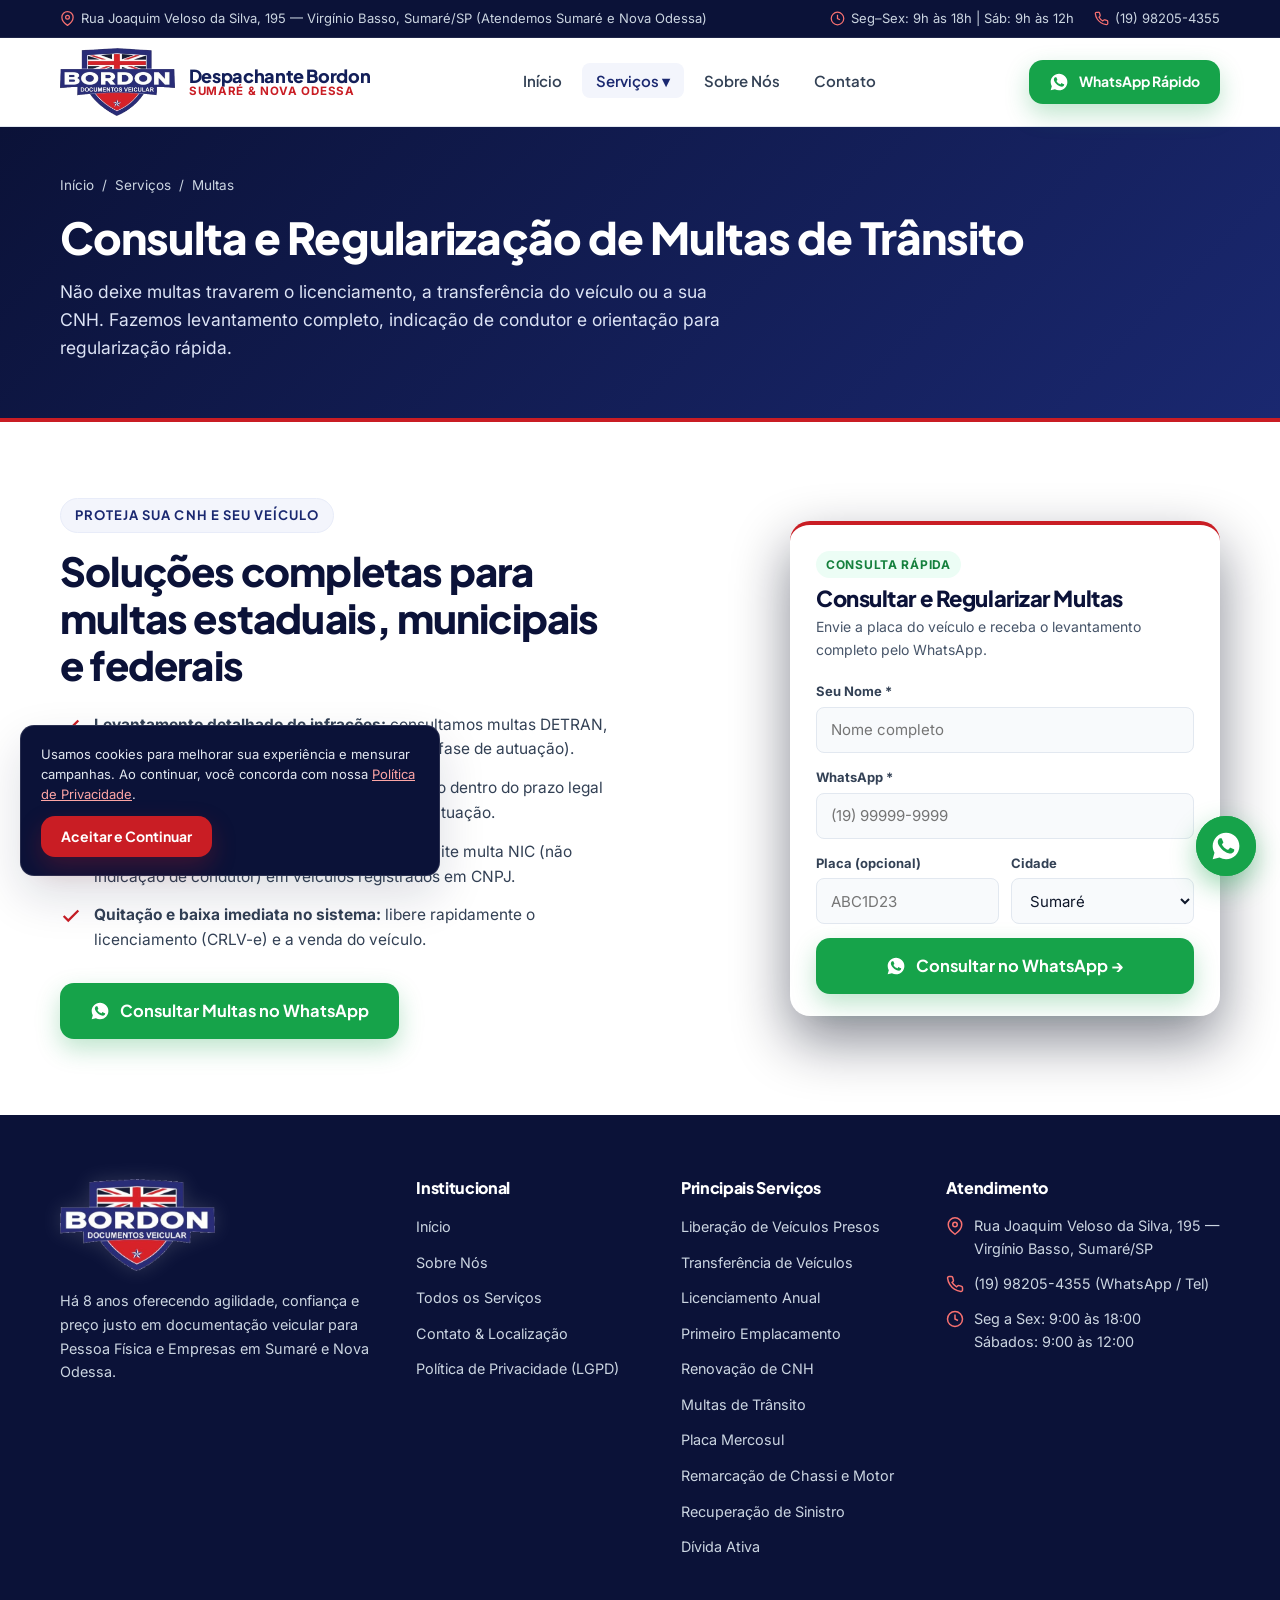
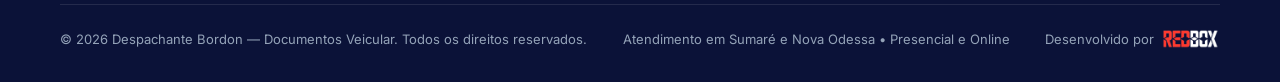
<file: servicos/multas.html>
<!DOCTYPE html>
<html lang="pt-BR">
<head>
  <meta charset="UTF-8">
  <meta name="viewport" content="width=device-width, initial-scale=1.0">
  <title>Multas de Trânsito em Sumaré e Nova Odessa | Despachante Bordon</title>
  <meta name="description" content="Despachante em Sumaré e Nova Odessa para consulta, regularização, indicação de condutor e recurso de multas de trânsito. Evite bloqueios no licenciamento e na CNH.">
  <meta name="theme-color" content="#1A2870">
  <meta property="og:type" content="website">
  <meta property="og:locale" content="pt_BR">
  <meta property="og:site_name" content="Despachante Bordon">
  <meta property="og:title" content="Multas de Trânsito em Sumaré e Nova Odessa | Despachante Bordon">
  <meta property="og:description" content="Consulta completa, regularização, indicação de condutor e recursos de multas em Sumaré e Nova Odessa com agilidade e preço justo.">
  <meta property="og:image" content="https://despachante-bordon.vercel.app/assets/img/og-despachante-bordon.jpg?v=2">
  <meta property="og:image:width" content="1024">
  <meta property="og:image:height" content="576">
  <meta name="twitter:card" content="summary_large_image">
  <meta name="twitter:image" content="https://despachante-bordon.vercel.app/assets/img/og-despachante-bordon.jpg?v=2">
  <link rel="preconnect" href="https://fonts.googleapis.com">
  <link rel="preconnect" href="https://fonts.gstatic.com" crossorigin>
  <link href="https://fonts.googleapis.com/css2?family=Inter:wght@400;500;600;700&family=Plus+Jakarta+Sans:wght@600;700;800&display=swap" rel="stylesheet">
  <link rel="icon" href="/favicon.ico" sizes="any">
  <link rel="shortcut icon" href="/favicon.ico">
  <link rel="icon" type="image/png" href="https://despachante-bordon.vercel.app/assets/img/logo-bordon.png">
  <link rel="apple-touch-icon" sizes="180x180" href="https://despachante-bordon.vercel.app/assets/img/apple-touch-icon.png">
  <link rel="stylesheet" href="../assets/css/styles.css">
</head>
<body>
  <a href="#conteudo" class="skip-link">Pular para o conteúdo principal</a>

  <!-- Top Bar Local -->
  <div class="topbar">
    <div class="container topbar-inner">
      <div class="topbar-group">
        <span class="topbar-item">
          <svg viewBox="0 0 24 24" fill="none" stroke="currentColor" stroke-width="2" aria-hidden="true"><path d="M21 10c0 7-9 13-9 13s-9-6-9-13a9 9 0 0 1 18 0z"/><circle cx="12" cy="10" r="3"/></svg>
          Rua Joaquim Veloso da Silva, 195 — Virgínio Basso, Sumaré/SP (Atendemos Sumaré e Nova Odessa)
        </span>
      </div>
      <div class="topbar-group">
        <span class="topbar-item">
          <svg viewBox="0 0 24 24" fill="none" stroke="currentColor" stroke-width="2" aria-hidden="true"><circle cx="12" cy="12" r="10"/><path d="M12 6v6l4 2"/></svg>
          Seg–Sex: 9h às 18h | Sáb: 9h às 12h
        </span>
        <span class="topbar-item">
          <svg viewBox="0 0 24 24" fill="none" stroke="currentColor" stroke-width="2" aria-hidden="true"><path d="M22 16.92v3a2 2 0 0 1-2.18 2 19.79 19.79 0 0 1-8.63-3.07 19.5 19.5 0 0 1-6-6 19.79 19.79 0 0 1-3.07-8.67A2 2 0 0 1 4.11 2h3a2 2 0 0 1 2 1.72c.127.96.361 1.903.7 2.81a2 2 0 0 1-.45 2.11L8.09 9.91a16 16 0 0 0 6 6l1.27-1.27a2 2 0 0 1 2.11-.45c.907.339 1.85.573 2.81.7A2 2 0 0 1 22 16.92z"/></svg>
          <a href="tel:+5519982054355" data-track="phone" data-label="topbar_phone">(19) 98205-4355</a>
        </span>
      </div>
    </div>
  </div>

  <!-- Header -->
  <header class="site-header">
    <div class="container header-inner">
      <a href="/" class="brand-logo" aria-label="Despachante Bordon — Página Inicial">
        <img src="../assets/img/logo-bordon.png" alt="Logotipo Despachante Bordon Documentos Veicular" width="115" height="68">
        <div class="brand-text">
          <span class="brand-name">Despachante Bordon</span>
          <span class="brand-sub">Sumaré &amp; Nova Odessa</span>
        </div>
      </a>

      <nav class="nav-desktop" aria-label="Navegação Principal">
        <ul class="nav-links">
          <li><a href="/" class="nav-link">Início</a></li>
          <li class="nav-dropdown">
            <a href="/servicos" class="nav-link active">Serviços ▾</a>
            <div class="nav-dropdown-menu" role="menu">
              <a href="/servicos/liberacao-de-veiculos">Liberação de Veículos Presos <span class="nav-badge-urgent">Urgente</span></a>
              <a href="/servicos/transferencia-de-veiculos">Transferência de Veículos</a>
              <a href="/servicos/licenciamento">Licenciamento Anual (CRLV-e)</a>
              <a href="/servicos/primeiro-emplacamento">Primeiro Emplacamento</a>
              <a href="/servicos/renovacao-cnh">Renovação de CNH</a>
              <a href="/servicos/multas">Multas de Trânsito</a>
              <a href="/servicos/placa-mercosul">Placa Mercosul</a>
              <a href="/servicos/remarcacao-chassi-motor">Remarcação de Chassi e Motor</a>
              <a href="/servicos/recuperacao-de-sinistro">Recuperação de Sinistro</a>
              <a href="/servicos/divida-ativa">Dívida Ativa &amp; Débitos</a>
              <a href="/servicos">Ver todos os serviços →</a>
            </div>
          </li>
          <li><a href="/sobre" class="nav-link">Sobre Nós</a></li>
          <li><a href="/contato" class="nav-link">Contato</a></li>
        </ul>
      </nav>

      <div class="header-actions">
        <a href="https://wa.me/5519982054355?text=Ol%C3%A1%2C%20Despachante%20Bordon!%20Gostaria%20de%20um%20or%C3%A7amento%20para%20meu%20ve%C3%ADculo."
           target="_blank" rel="noopener noreferrer"
           class="btn btn-wa btn-sm"
           data-track="whatsapp" data-label="header_cta" data-service="geral">
          <svg viewBox="0 0 24 24" fill="currentColor" aria-hidden="true"><path d="M12.031 2C6.51 2 2.02 6.49 2.02 12.01c0 1.77.46 3.5 1.34 5.02L2 22l5.12-1.34a9.98 9.98 0 0 0 4.91 1.29h.01c5.52 0 10.01-4.49 10.01-10.01S17.55 2 12.03 2zm5.82 14.13c-.25.7-1.44 1.34-1.99 1.42-.52.08-1.18.11-1.91-.12-.44-.14-1-.33-1.72-.64-3.03-1.31-5.01-4.38-5.16-4.58-.15-.2-1.23-1.64-1.23-3.13 0-1.49.78-2.22 1.06-2.52.28-.3.61-.38.81-.38.2 0 .41.01.58.01.19.01.44-.07.69.53.25.6.86 2.1.94 2.25.08.15.13.33.03.53-.1.2-.15.33-.3.5-.15.18-.32.39-.45.53-.15.15-.31.32-.13.62.18.3.79 1.3 1.69 2.11 1.16 1.03 2.14 1.35 2.44 1.5.3.15.48.13.66-.08.18-.2.76-.88.96-1.18.2-.3.41-.25.68-.15.28.1 1.77.83 2.07.98.3.15.5.23.58.35.07.13.07.73-.18 1.43z"/></svg>
          WhatsApp Rápido
        </a>
        <button class="mobile-menu-btn" type="button" aria-label="Abrir menu" aria-expanded="false" aria-controls="mobile-nav">
          <svg width="24" height="24" viewBox="0 0 24 24" fill="none" stroke="currentColor" stroke-width="2.2"><line x1="3" y1="6" x2="21" y2="6"/><line x1="3" y1="12" x2="21" y2="12"/><line x1="3" y1="18" x2="21" y2="18"/></svg>
        </button>
      </div>
    </div>
  </header>

  <!-- Mobile Navigation Drawer -->
  <nav id="mobile-nav" class="mobile-nav" aria-label="Menu Mobile">
    <div class="mobile-nav-list">
      <a href="/">Início</a>
      <a href="/servicos">Todos os Serviços</a>
      <a href="/servicos/liberacao-de-veiculos" class="sub-item">Liberação de Veículos Presos</a>
      <a href="/servicos/transferencia-de-veiculos" class="sub-item">Transferência de Veículos</a>
      <a href="/servicos/licenciamento" class="sub-item">Licenciamento Anual</a>
      <a href="/servicos/primeiro-emplacamento" class="sub-item">Primeiro Emplacamento</a>
      <a href="/servicos/renovacao-cnh" class="sub-item">Renovação de CNH</a>
      <a href="/servicos/multas" class="sub-item">Multas de Trânsito</a>
      <a href="/servicos/placa-mercosul" class="sub-item">Placa Mercosul</a>
      <a href="/servicos/remarcacao-chassi-motor" class="sub-item">Remarcação de Chassi e Motor</a>
      <a href="/servicos/recuperacao-de-sinistro" class="sub-item">Recuperação de Sinistro</a>
      <a href="/servicos/divida-ativa" class="sub-item">Dívida Ativa</a>
      <a href="/sobre">Sobre Nós (8 Anos)</a>
      <a href="/contato">Contato &amp; Endereço</a>
    </div>
    <a href="https://wa.me/5519982054355?text=Ol%C3%A1%2C%20Despachante%20Bordon!%20Preciso%20de%20atendimento."
       target="_blank" rel="noopener noreferrer"
       class="btn btn-wa btn-block" data-track="whatsapp" data-label="mobile_drawer">
      <svg viewBox="0 0 24 24" fill="currentColor" aria-hidden="true"><path d="M12.031 2C6.51 2 2.02 6.49 2.02 12.01c0 1.77.46 3.5 1.34 5.02L2 22l5.12-1.34a9.98 9.98 0 0 0 4.91 1.29h.01c5.52 0 10.01-4.49 10.01-10.01S17.55 2 12.03 2zm5.82 14.13c-.25.7-1.44 1.34-1.99 1.42-.52.08-1.18.11-1.91-.12-.44-.14-1-.33-1.72-.64-3.03-1.31-5.01-4.38-5.16-4.58-.15-.2-1.23-1.64-1.23-3.13 0-1.49.78-2.22 1.06-2.52.28-.3.61-.38.81-.38.2 0 .41.01.58.01.19.01.44-.07.69.53.25.6.86 2.1.94 2.25.08.15.13.33.03.53-.1.2-.15.33-.3.5-.15.18-.32.39-.45.53-.15.15-.31.32-.13.62.18.3.79 1.3 1.69 2.11 1.16 1.03 2.14 1.35 2.44 1.5.3.15.48.13.66-.08.18-.2.76-.88.96-1.18.2-.3.41-.25.68-.15.28.1 1.77.83 2.07.98.3.15.5.23.58.35.07.13.07.73-.18 1.43z"/></svg> Falar no WhatsApp (19) 98205-4355
    </a>
  </nav>
  <main id="conteudo">
    <section class="page-hero">
      <div class="container">
        <nav class="breadcrumb" aria-label="Breadcrumb">
          <a href="/">Início</a> <span>/</span> <a href="/servicos">Serviços</a> <span>/</span> <span>Multas</span>
        </nav>
        <h1>Consulta e Regularização de Multas de Trânsito</h1>
        <p>Não deixe multas travarem o licenciamento, a transferência do veículo ou a sua CNH. Fazemos levantamento completo, indicação de condutor e orientação para regularização rápida.</p>
      </div>
    </section>

    <section class="section">
      <div class="container split-grid">
        <div>
          <span class="eyebrow eyebrow-navy">Proteja sua CNH e seu Veículo</span>
          <h2 class="section-title">Soluções completas para multas estaduais, municipais e federais</h2>
          <ul class="check-list">
            <li><svg viewBox="0 0 24 24" fill="none" stroke="currentColor" stroke-width="2.5"><polyline points="20 6 9 17 4 12"/></svg><span><strong>Levantamento detalhado de infrações:</strong> consultamos multas DETRAN, DER, PRF, RENAINF e prefeituras (inclusive em fase de autuação).</span></li>
            <li><svg viewBox="0 0 24 24" fill="none" stroke="currentColor" stroke-width="2.5"><polyline points="20 6 9 17 4 12"/></svg><span><strong>Indicação de condutor e recursos:</strong> apoio rápido dentro do prazo legal para defesa prévia, JARI e transferência de pontuação.</span></li>
            <li><svg viewBox="0 0 24 24" fill="none" stroke="currentColor" stroke-width="2.5"><polyline points="20 6 9 17 4 12"/></svg><span><strong>Regularização para empresas e frotas (PJ):</strong> evite multa NIC (não indicação de condutor) em veículos registrados em CNPJ.</span></li>
            <li><svg viewBox="0 0 24 24" fill="none" stroke="currentColor" stroke-width="2.5"><polyline points="20 6 9 17 4 12"/></svg><span><strong>Quitação e baixa imediata no sistema:</strong> libere rapidamente o licenciamento (CRLV-e) e a venda do veículo.</span></li>
          </ul>
          <a href="https://wa.me/5519982054355?text=Ol%C3%A1%2C%20preciso%20consultar%20ou%20regularizar%20Multas%20do%20meu%20ve%C3%ADculo." target="_blank" rel="noopener noreferrer" class="btn btn-wa btn-lg" data-track="whatsapp" data-service="multas">
            <svg viewBox="0 0 24 24" fill="currentColor" aria-hidden="true"><path d="M12.031 2C6.51 2 2.02 6.49 2.02 12.01c0 1.77.46 3.5 1.34 5.02L2 22l5.12-1.34a9.98 9.98 0 0 0 4.91 1.29h.01c5.52 0 10.01-4.49 10.01-10.01S17.55 2 12.03 2zm5.82 14.13c-.25.7-1.44 1.34-1.99 1.42-.52.08-1.18.11-1.91-.12-.44-.14-1-.33-1.72-.64-3.03-1.31-5.01-4.38-5.16-4.58-.15-.2-1.23-1.64-1.23-3.13 0-1.49.78-2.22 1.06-2.52.28-.3.61-.38.81-.38.2 0 .41.01.58.01.19.01.44-.07.69.53.25.6.86 2.1.94 2.25.08.15.13.33.03.53-.1.2-.15.33-.3.5-.15.18-.32.39-.45.53-.15.15-.31.32-.13.62.18.3.79 1.3 1.69 2.11 1.16 1.03 2.14 1.35 2.44 1.5.3.15.48.13.66-.08.18-.2.76-.88.96-1.18.2-.3.41-.25.68-.15.28.1 1.77.83 2.07.98.3.15.5.23.58.35.07.13.07.73-.18 1.43z"/></svg>
            Consultar Multas no WhatsApp
          </a>
        </div>

        <div class="lead-card">
          <div class="lead-card-header">
            <span class="lead-card-tag">Consulta Rápida</span>
            <h2>Consultar e Regularizar Multas</h2>
            <p>Envie a placa do veículo e receba o levantamento completo pelo WhatsApp.</p>
          </div>
          <form data-bordon-form="lp_multas">
            <input type="hidden" name="servico" value="Multas de Trânsito">
            <div class="form-group"><label class="form-label" for="m-nome">Seu Nome *</label><input class="form-control" type="text" id="m-nome" name="nome" required placeholder="Nome completo"></div>
            <div class="form-group"><label class="form-label" for="m-tel">WhatsApp *</label><input class="form-control" type="tel" id="m-tel" name="telefone" required placeholder="(19) 99999-9999"></div>
            <div class="form-row-2">
              <div class="form-group"><label class="form-label" for="m-placa">Placa (opcional)</label><input class="form-control" type="text" id="m-placa" name="placa" placeholder="ABC1D23" maxlength="8"></div>
              <div class="form-group"><label class="form-label" for="m-cidade">Cidade</label><select class="form-control" id="m-cidade" name="cidade"><option value="Sumaré">Sumaré</option><option value="Nova Odessa">Nova Odessa</option></select></div>
            </div>
            <button type="submit" class="btn btn-wa btn-block btn-lg">
              <svg viewBox="0 0 24 24" fill="currentColor" aria-hidden="true"><path d="M12.031 2C6.51 2 2.02 6.49 2.02 12.01c0 1.77.46 3.5 1.34 5.02L2 22l5.12-1.34a9.98 9.98 0 0 0 4.91 1.29h.01c5.52 0 10.01-4.49 10.01-10.01S17.55 2 12.03 2zm5.82 14.13c-.25.7-1.44 1.34-1.99 1.42-.52.08-1.18.11-1.91-.12-.44-.14-1-.33-1.72-.64-3.03-1.31-5.01-4.38-5.16-4.58-.15-.2-1.23-1.64-1.23-3.13 0-1.49.78-2.22 1.06-2.52.28-.3.61-.38.81-.38.2 0 .41.01.58.01.19.01.44-.07.69.53.25.6.86 2.1.94 2.25.08.15.13.33.03.53-.1.2-.15.33-.3.5-.15.18-.32.39-.45.53-.15.15-.31.32-.13.62.18.3.79 1.3 1.69 2.11 1.16 1.03 2.14 1.35 2.44 1.5.3.15.48.13.66-.08.18-.2.76-.88.96-1.18.2-.3.41-.25.68-.15.28.1 1.77.83 2.07.98.3.15.5.23.58.35.07.13.07.73-.18 1.43z"/></svg>
              Consultar no WhatsApp →
            </button>
            <div class="form-feedback" aria-live="polite"></div>
          </form>
        </div>
      </div>
    </section>
  </main>

  <!-- FOOTER -->
  <footer class="site-footer">
    <div class="container">
      <div class="footer-grid">
        <div>
          <a href="/" class="footer-logo" aria-label="Despachante Bordon">
            <img src="../assets/img/logo-bordon.png" alt="Logotipo Despachante Bordon" width="155" height="92" loading="lazy">
          </a>
          <p style="font-size: 0.9rem; line-height: 1.65; color: #CBD5E1;">
            Há 8 anos oferecendo agilidade, confiança e preço justo em documentação veicular para Pessoa Física e Empresas em Sumaré e Nova Odessa.
          </p>
        </div>

        <div class="footer-col">
          <h4>Institucional</h4>
          <ul class="footer-links">
            <li><a href="/">Início</a></li>
            <li><a href="/sobre">Sobre Nós</a></li>
            <li><a href="/servicos">Todos os Serviços</a></li>
            <li><a href="/contato">Contato &amp; Localização</a></li>
            <li><a href="/politica-de-privacidade">Política de Privacidade (LGPD)</a></li>
          </ul>
        </div>

        <div class="footer-col">
          <h4>Principais Serviços</h4>
          <ul class="footer-links">
            <li><a href="/servicos/liberacao-de-veiculos">Liberação de Veículos Presos</a></li>
            <li><a href="/servicos/transferencia-de-veiculos">Transferência de Veículos</a></li>
            <li><a href="/servicos/licenciamento">Licenciamento Anual</a></li>
            <li><a href="/servicos/primeiro-emplacamento">Primeiro Emplacamento</a></li>
            <li><a href="/servicos/renovacao-cnh">Renovação de CNH</a></li>
            <li><a href="/servicos/multas">Multas de Trânsito</a></li>
            <li><a href="/servicos/placa-mercosul">Placa Mercosul</a></li>
            <li><a href="/servicos/remarcacao-chassi-motor">Remarcação de Chassi e Motor</a></li>
            <li><a href="/servicos/recuperacao-de-sinistro">Recuperação de Sinistro</a></li>
            <li><a href="/servicos/divida-ativa">Dívida Ativa</a></li>
          </ul>
        </div>

        <div class="footer-col">
          <h4>Atendimento</h4>
          <div class="footer-contact-item">
            <svg viewBox="0 0 24 24" fill="none" stroke="currentColor" stroke-width="2" aria-hidden="true"><path d="M21 10c0 7-9 13-9 13s-9-6-9-13a9 9 0 0 1 18 0z"/><circle cx="12" cy="10" r="3"/></svg>
            <span>Rua Joaquim Veloso da Silva, 195 — Virgínio Basso, Sumaré/SP</span>
          </div>
          <div class="footer-contact-item">
            <svg viewBox="0 0 24 24" fill="none" stroke="currentColor" stroke-width="2" aria-hidden="true"><path d="M22 16.92v3a2 2 0 0 1-2.18 2 19.79 19.79 0 0 1-8.63-3.07 19.5 19.5 0 0 1-6-6 19.79 19.79 0 0 1-3.07-8.67A2 2 0 0 1 4.11 2h3a2 2 0 0 1 2 1.72c.127.96.361 1.903.7 2.81a2 2 0 0 1-.45 2.11L8.09 9.91a16 16 0 0 0 6 6l1.27-1.27a2 2 0 0 1 2.11-.45c.907.339 1.85.573 2.81.7A2 2 0 0 1 22 16.92z"/></svg>
            <a href="tel:+5519982054355" data-track="phone" data-label="footer_phone">(19) 98205-4355 (WhatsApp / Tel)</a>
          </div>
          <div class="footer-contact-item">
            <svg viewBox="0 0 24 24" fill="none" stroke="currentColor" stroke-width="2" aria-hidden="true"><circle cx="12" cy="12" r="10"/><path d="M12 6v6l4 2"/></svg>
            <span>Seg a Sex: 9:00 às 18:00<br>Sábados: 9:00 às 12:00</span>
          </div>
        </div>
      </div>

      <div class="footer-bottom">
        <span>© 2026 Despachante Bordon — Documentos Veicular. Todos os direitos reservados.</span>
        <span>Atendimento em Sumaré e Nova Odessa • Presencial e Online</span>
        <div class="footer-dev">
          <span>Desenvolvido por</span>
          <a href="https://redboxmkt.com.br" target="_blank" rel="noopener noreferrer" aria-label="Agência Redbox - Marketing Digital" title="Agência Redbox">
            <img src="../assets/img/logo-redbox.png" alt="Agência Redbox" width="76" height="26">
          </a>
        </div>
      </div>
    </div>
  </footer>

  <!-- Botão Flutuante WhatsApp Pulsante (Somente Ícone) -->
  <a href="https://wa.me/5519982054355?text=Ol%C3%A1%2C%20Despachante%20Bordon!%20Gostaria%20de%20um%20atendimento."
     target="_blank" rel="noopener noreferrer"
     class="wa-float"
     aria-label="Falar no WhatsApp com Despachante Bordon"
     title="Falar no WhatsApp"
     data-track="whatsapp" data-label="floating_button">
    <svg viewBox="0 0 24 24" fill="currentColor" aria-hidden="true"><path d="M12.031 2C6.51 2 2.02 6.49 2.02 12.01c0 1.77.46 3.5 1.34 5.02L2 22l5.12-1.34a9.98 9.98 0 0 0 4.91 1.29h.01c5.52 0 10.01-4.49 10.01-10.01S17.55 2 12.03 2zm5.82 14.13c-.25.7-1.44 1.34-1.99 1.42-.52.08-1.18.11-1.91-.12-.44-.14-1-.33-1.72-.64-3.03-1.31-5.01-4.38-5.16-4.58-.15-.2-1.23-1.64-1.23-3.13 0-1.49.78-2.22 1.06-2.52.28-.3.61-.38.81-.38.2 0 .41.01.58.01.19.01.44-.07.69.53.25.6.86 2.1.94 2.25.08.15.13.33.03.53-.1.2-.15.33-.3.5-.15.18-.32.39-.45.53-.15.15-.31.32-.13.62.18.3.79 1.3 1.69 2.11 1.16 1.03 2.14 1.35 2.44 1.5.3.15.48.13.66-.08.18-.2.76-.88.96-1.18.2-.3.41-.25.68-.15.28.1 1.77.83 2.07.98.3.15.5.23.58.35.07.13.07.73-.18 1.43z"/></svg>
  </a>

  <!-- Banner LGPD -->
  <div id="cookie-banner" class="cookie-banner" role="dialog" aria-label="Aviso de Privacidade e Cookies">
    <p>Usamos cookies para melhorar sua experiência e mensurar campanhas. Ao continuar, você concorda com nossa <a href="/politica-de-privacidade">Política de Privacidade</a>.</p>
    <div class="cookie-actions">
      <button id="cookie-accept" type="button" class="btn btn-red btn-sm">Aceitar e Continuar</button>
    </div>
  </div>

  <script src="../assets/js/main.js" defer></script>
</body>
</html>
</file>
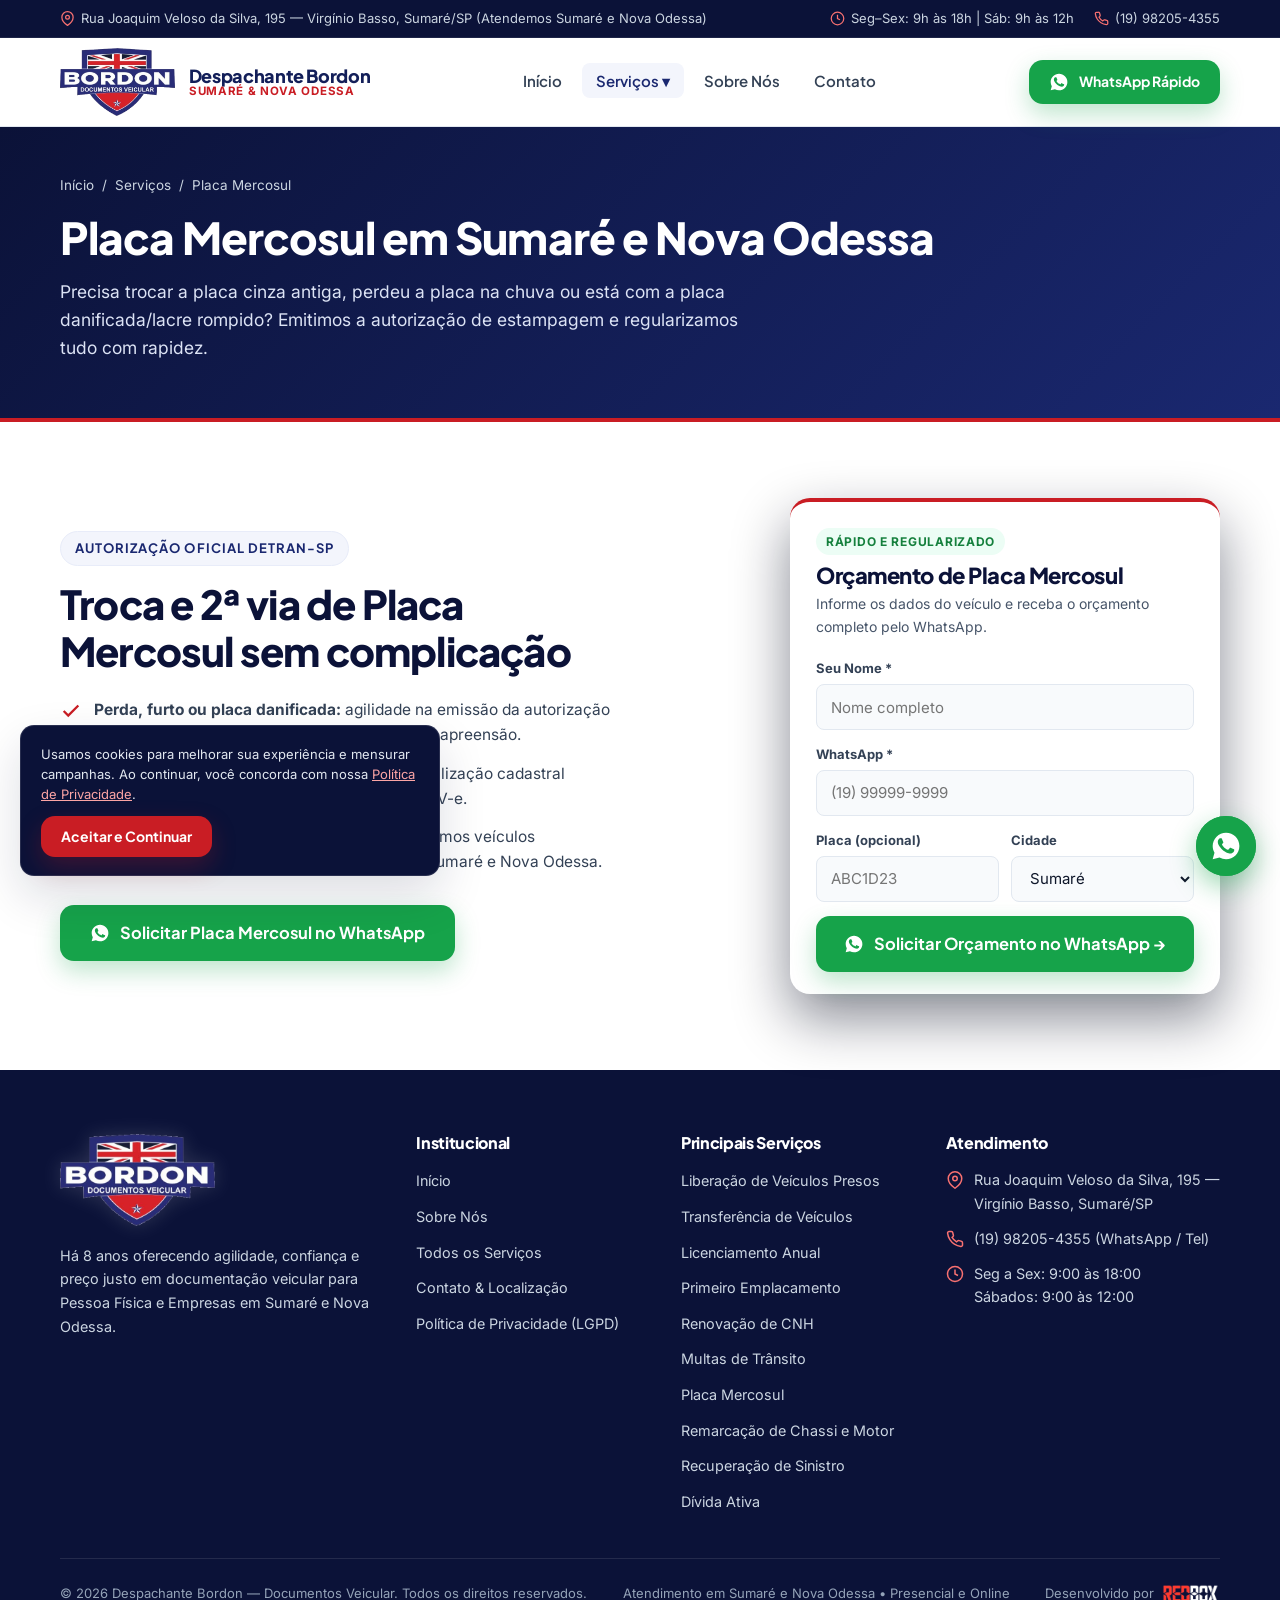
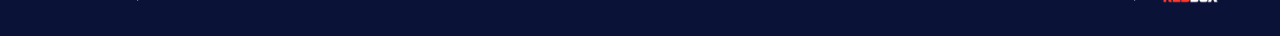
<file: servicos/placa-mercosul.html>
<!DOCTYPE html>
<html lang="pt-BR">
<head>
  <meta charset="UTF-8">
  <meta name="viewport" content="width=device-width, initial-scale=1.0">
  <title>Placa Mercosul em Sumaré e Nova Odessa | Despachante Bordon</title>
  <meta name="description" content="Despachante em Sumaré e Nova Odessa para troca de Placa Mercosul, 2ª via por perda ou dano e autorização de estampagem no Detran-SP com agilidade e preço justo.">
  <meta name="theme-color" content="#1A2870">
  <meta property="og:type" content="website">
  <meta property="og:locale" content="pt_BR">
  <meta property="og:site_name" content="Despachante Bordon">
  <meta property="og:title" content="Placa Mercosul em Sumaré e Nova Odessa | Despachante Bordon">
  <meta property="og:description" content="Troca para Placa Mercosul, 2ª via por perda/furto ou placa danificada em Sumaré e Nova Odessa com agilidade e preço justo.">
  <meta property="og:image" content="https://despachante-bordon.vercel.app/assets/img/og-despachante-bordon.jpg?v=2">
  <meta property="og:image:width" content="1024">
  <meta property="og:image:height" content="576">
  <meta name="twitter:card" content="summary_large_image">
  <meta name="twitter:image" content="https://despachante-bordon.vercel.app/assets/img/og-despachante-bordon.jpg?v=2">
  <link rel="preconnect" href="https://fonts.googleapis.com">
  <link rel="preconnect" href="https://fonts.gstatic.com" crossorigin>
  <link href="https://fonts.googleapis.com/css2?family=Inter:wght@400;500;600;700&family=Plus+Jakarta+Sans:wght@600;700;800&display=swap" rel="stylesheet">
  <link rel="icon" href="/favicon.ico" sizes="any">
  <link rel="shortcut icon" href="/favicon.ico">
  <link rel="icon" type="image/png" href="https://despachante-bordon.vercel.app/assets/img/logo-bordon.png">
  <link rel="apple-touch-icon" sizes="180x180" href="https://despachante-bordon.vercel.app/assets/img/apple-touch-icon.png">
  <link rel="stylesheet" href="../assets/css/styles.css">
</head>
<body>
  <a href="#conteudo" class="skip-link">Pular para o conteúdo principal</a>

  <!-- Top Bar Local -->
  <div class="topbar">
    <div class="container topbar-inner">
      <div class="topbar-group">
        <span class="topbar-item">
          <svg viewBox="0 0 24 24" fill="none" stroke="currentColor" stroke-width="2" aria-hidden="true"><path d="M21 10c0 7-9 13-9 13s-9-6-9-13a9 9 0 0 1 18 0z"/><circle cx="12" cy="10" r="3"/></svg>
          Rua Joaquim Veloso da Silva, 195 — Virgínio Basso, Sumaré/SP (Atendemos Sumaré e Nova Odessa)
        </span>
      </div>
      <div class="topbar-group">
        <span class="topbar-item">
          <svg viewBox="0 0 24 24" fill="none" stroke="currentColor" stroke-width="2" aria-hidden="true"><circle cx="12" cy="12" r="10"/><path d="M12 6v6l4 2"/></svg>
          Seg–Sex: 9h às 18h | Sáb: 9h às 12h
        </span>
        <span class="topbar-item">
          <svg viewBox="0 0 24 24" fill="none" stroke="currentColor" stroke-width="2" aria-hidden="true"><path d="M22 16.92v3a2 2 0 0 1-2.18 2 19.79 19.79 0 0 1-8.63-3.07 19.5 19.5 0 0 1-6-6 19.79 19.79 0 0 1-3.07-8.67A2 2 0 0 1 4.11 2h3a2 2 0 0 1 2 1.72c.127.96.361 1.903.7 2.81a2 2 0 0 1-.45 2.11L8.09 9.91a16 16 0 0 0 6 6l1.27-1.27a2 2 0 0 1 2.11-.45c.907.339 1.85.573 2.81.7A2 2 0 0 1 22 16.92z"/></svg>
          <a href="tel:+5519982054355" data-track="phone" data-label="topbar_phone">(19) 98205-4355</a>
        </span>
      </div>
    </div>
  </div>

  <!-- Header -->
  <header class="site-header">
    <div class="container header-inner">
      <a href="/" class="brand-logo" aria-label="Despachante Bordon — Página Inicial">
        <img src="../assets/img/logo-bordon.png" alt="Logotipo Despachante Bordon Documentos Veicular" width="115" height="68">
        <div class="brand-text">
          <span class="brand-name">Despachante Bordon</span>
          <span class="brand-sub">Sumaré &amp; Nova Odessa</span>
        </div>
      </a>

      <nav class="nav-desktop" aria-label="Navegação Principal">
        <ul class="nav-links">
          <li><a href="/" class="nav-link">Início</a></li>
          <li class="nav-dropdown">
            <a href="/servicos" class="nav-link active">Serviços ▾</a>
            <div class="nav-dropdown-menu" role="menu">
              <a href="/servicos/liberacao-de-veiculos">Liberação de Veículos Presos <span class="nav-badge-urgent">Urgente</span></a>
              <a href="/servicos/transferencia-de-veiculos">Transferência de Veículos</a>
              <a href="/servicos/licenciamento">Licenciamento Anual (CRLV-e)</a>
              <a href="/servicos/primeiro-emplacamento">Primeiro Emplacamento</a>
              <a href="/servicos/renovacao-cnh">Renovação de CNH</a>
              <a href="/servicos/multas">Multas de Trânsito</a>
              <a href="/servicos/placa-mercosul">Placa Mercosul</a>
              <a href="/servicos/remarcacao-chassi-motor">Remarcação de Chassi e Motor</a>
              <a href="/servicos/recuperacao-de-sinistro">Recuperação de Sinistro</a>
              <a href="/servicos/divida-ativa">Dívida Ativa &amp; Débitos</a>
              <a href="/servicos">Ver todos os serviços →</a>
            </div>
          </li>
          <li><a href="/sobre" class="nav-link">Sobre Nós</a></li>
          <li><a href="/contato" class="nav-link">Contato</a></li>
        </ul>
      </nav>

      <div class="header-actions">
        <a href="https://wa.me/5519982054355?text=Ol%C3%A1%2C%20Despachante%20Bordon!%20Gostaria%20de%20um%20or%C3%A7amento%20para%20meu%20ve%C3%ADculo."
           target="_blank" rel="noopener noreferrer"
           class="btn btn-wa btn-sm"
           data-track="whatsapp" data-label="header_cta" data-service="geral">
          <svg viewBox="0 0 24 24" fill="currentColor" aria-hidden="true"><path d="M12.031 2C6.51 2 2.02 6.49 2.02 12.01c0 1.77.46 3.5 1.34 5.02L2 22l5.12-1.34a9.98 9.98 0 0 0 4.91 1.29h.01c5.52 0 10.01-4.49 10.01-10.01S17.55 2 12.03 2zm5.82 14.13c-.25.7-1.44 1.34-1.99 1.42-.52.08-1.18.11-1.91-.12-.44-.14-1-.33-1.72-.64-3.03-1.31-5.01-4.38-5.16-4.58-.15-.2-1.23-1.64-1.23-3.13 0-1.49.78-2.22 1.06-2.52.28-.3.61-.38.81-.38.2 0 .41.01.58.01.19.01.44-.07.69.53.25.6.86 2.1.94 2.25.08.15.13.33.03.53-.1.2-.15.33-.3.5-.15.18-.32.39-.45.53-.15.15-.31.32-.13.62.18.3.79 1.3 1.69 2.11 1.16 1.03 2.14 1.35 2.44 1.5.3.15.48.13.66-.08.18-.2.76-.88.96-1.18.2-.3.41-.25.68-.15.28.1 1.77.83 2.07.98.3.15.5.23.58.35.07.13.07.73-.18 1.43z"/></svg>
          WhatsApp Rápido
        </a>
        <button class="mobile-menu-btn" type="button" aria-label="Abrir menu" aria-expanded="false" aria-controls="mobile-nav">
          <svg width="24" height="24" viewBox="0 0 24 24" fill="none" stroke="currentColor" stroke-width="2.2"><line x1="3" y1="6" x2="21" y2="6"/><line x1="3" y1="12" x2="21" y2="12"/><line x1="3" y1="18" x2="21" y2="18"/></svg>
        </button>
      </div>
    </div>
  </header>

  <!-- Mobile Navigation Drawer -->
  <nav id="mobile-nav" class="mobile-nav" aria-label="Menu Mobile">
    <div class="mobile-nav-list">
      <a href="/">Início</a>
      <a href="/servicos">Todos os Serviços</a>
      <a href="/servicos/liberacao-de-veiculos" class="sub-item">Liberação de Veículos Presos</a>
      <a href="/servicos/transferencia-de-veiculos" class="sub-item">Transferência de Veículos</a>
      <a href="/servicos/licenciamento" class="sub-item">Licenciamento Anual</a>
      <a href="/servicos/primeiro-emplacamento" class="sub-item">Primeiro Emplacamento</a>
      <a href="/servicos/renovacao-cnh" class="sub-item">Renovação de CNH</a>
      <a href="/servicos/multas" class="sub-item">Multas de Trânsito</a>
      <a href="/servicos/placa-mercosul" class="sub-item">Placa Mercosul</a>
      <a href="/servicos/remarcacao-chassi-motor" class="sub-item">Remarcação de Chassi e Motor</a>
      <a href="/servicos/recuperacao-de-sinistro" class="sub-item">Recuperação de Sinistro</a>
      <a href="/servicos/divida-ativa" class="sub-item">Dívida Ativa</a>
      <a href="/sobre">Sobre Nós (8 Anos)</a>
      <a href="/contato">Contato &amp; Endereço</a>
    </div>
    <a href="https://wa.me/5519982054355?text=Ol%C3%A1%2C%20Despachante%20Bordon!%20Preciso%20de%20atendimento."
       target="_blank" rel="noopener noreferrer"
       class="btn btn-wa btn-block" data-track="whatsapp" data-label="mobile_drawer">
      <svg viewBox="0 0 24 24" fill="currentColor" aria-hidden="true"><path d="M12.031 2C6.51 2 2.02 6.49 2.02 12.01c0 1.77.46 3.5 1.34 5.02L2 22l5.12-1.34a9.98 9.98 0 0 0 4.91 1.29h.01c5.52 0 10.01-4.49 10.01-10.01S17.55 2 12.03 2zm5.82 14.13c-.25.7-1.44 1.34-1.99 1.42-.52.08-1.18.11-1.91-.12-.44-.14-1-.33-1.72-.64-3.03-1.31-5.01-4.38-5.16-4.58-.15-.2-1.23-1.64-1.23-3.13 0-1.49.78-2.22 1.06-2.52.28-.3.61-.38.81-.38.2 0 .41.01.58.01.19.01.44-.07.69.53.25.6.86 2.1.94 2.25.08.15.13.33.03.53-.1.2-.15.33-.3.5-.15.18-.32.39-.45.53-.15.15-.31.32-.13.62.18.3.79 1.3 1.69 2.11 1.16 1.03 2.14 1.35 2.44 1.5.3.15.48.13.66-.08.18-.2.76-.88.96-1.18.2-.3.41-.25.68-.15.28.1 1.77.83 2.07.98.3.15.5.23.58.35.07.13.07.73-.18 1.43z"/></svg> Falar no WhatsApp (19) 98205-4355
    </a>
  </nav>
  <main id="conteudo">
    <section class="page-hero">
      <div class="container">
        <nav class="breadcrumb" aria-label="Breadcrumb">
          <a href="/">Início</a> <span>/</span> <a href="/servicos">Serviços</a> <span>/</span> <span>Placa Mercosul</span>
        </nav>
        <h1>Placa Mercosul em Sumaré e Nova Odessa</h1>
        <p>Precisa trocar a placa cinza antiga, perdeu a placa na chuva ou está com a placa danificada/lacre rompido? Emitimos a autorização de estampagem e regularizamos tudo com rapidez.</p>
      </div>
    </section>

    <section class="section">
      <div class="container split-grid">
        <div>
          <span class="eyebrow eyebrow-navy">Autorização Oficial Detran-SP</span>
          <h2 class="section-title">Troca e 2ª via de Placa Mercosul sem complicação</h2>
          <ul class="check-list">
            <li><svg viewBox="0 0 24 24" fill="none" stroke="currentColor" stroke-width="2.5"><polyline points="20 6 9 17 4 12"/></svg><span><strong>Perda, furto ou placa danificada:</strong> agilidade na emissão da autorização de estampagem para evitar multa gravíssima e apreensão.</span></li>
            <li><svg viewBox="0 0 24 24" fill="none" stroke="currentColor" stroke-width="2.5"><polyline points="20 6 9 17 4 12"/></svg><span><strong>Conversão da placa cinza para Mercosul:</strong> atualização cadastral completa no Detran-SP e emissão do novo CRLV-e.</span></li>
            <li><svg viewBox="0 0 24 24" fill="none" stroke="currentColor" stroke-width="2.5"><polyline points="20 6 9 17 4 12"/></svg><span><strong>Carros, motos, utilitários e caminhões:</strong> atendemos veículos particulares (PF) e frotas comerciais (PJ) em Sumaré e Nova Odessa.</span></li>
          </ul>
          <a href="https://wa.me/5519982054355?text=Ol%C3%A1%2C%20preciso%20de%20or%C3%A7amento%20para%20Placa%20Mercosul." target="_blank" rel="noopener noreferrer" class="btn btn-wa btn-lg" data-track="whatsapp" data-service="placa_mercosul">
            <svg viewBox="0 0 24 24" fill="currentColor" aria-hidden="true"><path d="M12.031 2C6.51 2 2.02 6.49 2.02 12.01c0 1.77.46 3.5 1.34 5.02L2 22l5.12-1.34a9.98 9.98 0 0 0 4.91 1.29h.01c5.52 0 10.01-4.49 10.01-10.01S17.55 2 12.03 2zm5.82 14.13c-.25.7-1.44 1.34-1.99 1.42-.52.08-1.18.11-1.91-.12-.44-.14-1-.33-1.72-.64-3.03-1.31-5.01-4.38-5.16-4.58-.15-.2-1.23-1.64-1.23-3.13 0-1.49.78-2.22 1.06-2.52.28-.3.61-.38.81-.38.2 0 .41.01.58.01.19.01.44-.07.69.53.25.6.86 2.1.94 2.25.08.15.13.33.03.53-.1.2-.15.33-.3.5-.15.18-.32.39-.45.53-.15.15-.31.32-.13.62.18.3.79 1.3 1.69 2.11 1.16 1.03 2.14 1.35 2.44 1.5.3.15.48.13.66-.08.18-.2.76-.88.96-1.18.2-.3.41-.25.68-.15.28.1 1.77.83 2.07.98.3.15.5.23.58.35.07.13.07.73-.18 1.43z"/></svg>
            Solicitar Placa Mercosul no WhatsApp
          </a>
        </div>

        <div class="lead-card">
          <div class="lead-card-header">
            <span class="lead-card-tag">Rápido e Regularizado</span>
            <h2>Orçamento de Placa Mercosul</h2>
            <p>Informe os dados do veículo e receba o orçamento completo pelo WhatsApp.</p>
          </div>
          <form data-bordon-form="lp_placa_mercosul">
            <input type="hidden" name="servico" value="Placa Mercosul">
            <div class="form-group"><label class="form-label" for="pm-nome">Seu Nome *</label><input class="form-control" type="text" id="pm-nome" name="nome" required placeholder="Nome completo"></div>
            <div class="form-group"><label class="form-label" for="pm-tel">WhatsApp *</label><input class="form-control" type="tel" id="pm-tel" name="telefone" required placeholder="(19) 99999-9999"></div>
            <div class="form-row-2">
              <div class="form-group"><label class="form-label" for="pm-placa">Placa (opcional)</label><input class="form-control" type="text" id="pm-placa" name="placa" placeholder="ABC1D23" maxlength="8"></div>
              <div class="form-group"><label class="form-label" for="pm-cidade">Cidade</label><select class="form-control" id="pm-cidade" name="cidade"><option value="Sumaré">Sumaré</option><option value="Nova Odessa">Nova Odessa</option></select></div>
            </div>
            <button type="submit" class="btn btn-wa btn-block btn-lg">
              <svg viewBox="0 0 24 24" fill="currentColor" aria-hidden="true"><path d="M12.031 2C6.51 2 2.02 6.49 2.02 12.01c0 1.77.46 3.5 1.34 5.02L2 22l5.12-1.34a9.98 9.98 0 0 0 4.91 1.29h.01c5.52 0 10.01-4.49 10.01-10.01S17.55 2 12.03 2zm5.82 14.13c-.25.7-1.44 1.34-1.99 1.42-.52.08-1.18.11-1.91-.12-.44-.14-1-.33-1.72-.64-3.03-1.31-5.01-4.38-5.16-4.58-.15-.2-1.23-1.64-1.23-3.13 0-1.49.78-2.22 1.06-2.52.28-.3.61-.38.81-.38.2 0 .41.01.58.01.19.01.44-.07.69.53.25.6.86 2.1.94 2.25.08.15.13.33.03.53-.1.2-.15.33-.3.5-.15.18-.32.39-.45.53-.15.15-.31.32-.13.62.18.3.79 1.3 1.69 2.11 1.16 1.03 2.14 1.35 2.44 1.5.3.15.48.13.66-.08.18-.2.76-.88.96-1.18.2-.3.41-.25.68-.15.28.1 1.77.83 2.07.98.3.15.5.23.58.35.07.13.07.73-.18 1.43z"/></svg>
              Solicitar Orçamento no WhatsApp →
            </button>
            <div class="form-feedback" aria-live="polite"></div>
          </form>
        </div>
      </div>
    </section>
  </main>

  <!-- FOOTER -->
  <footer class="site-footer">
    <div class="container">
      <div class="footer-grid">
        <div>
          <a href="/" class="footer-logo" aria-label="Despachante Bordon">
            <img src="../assets/img/logo-bordon.png" alt="Logotipo Despachante Bordon" width="155" height="92" loading="lazy">
          </a>
          <p style="font-size: 0.9rem; line-height: 1.65; color: #CBD5E1;">
            Há 8 anos oferecendo agilidade, confiança e preço justo em documentação veicular para Pessoa Física e Empresas em Sumaré e Nova Odessa.
          </p>
        </div>

        <div class="footer-col">
          <h4>Institucional</h4>
          <ul class="footer-links">
            <li><a href="/">Início</a></li>
            <li><a href="/sobre">Sobre Nós</a></li>
            <li><a href="/servicos">Todos os Serviços</a></li>
            <li><a href="/contato">Contato &amp; Localização</a></li>
            <li><a href="/politica-de-privacidade">Política de Privacidade (LGPD)</a></li>
          </ul>
        </div>

        <div class="footer-col">
          <h4>Principais Serviços</h4>
          <ul class="footer-links">
            <li><a href="/servicos/liberacao-de-veiculos">Liberação de Veículos Presos</a></li>
            <li><a href="/servicos/transferencia-de-veiculos">Transferência de Veículos</a></li>
            <li><a href="/servicos/licenciamento">Licenciamento Anual</a></li>
            <li><a href="/servicos/primeiro-emplacamento">Primeiro Emplacamento</a></li>
            <li><a href="/servicos/renovacao-cnh">Renovação de CNH</a></li>
            <li><a href="/servicos/multas">Multas de Trânsito</a></li>
            <li><a href="/servicos/placa-mercosul">Placa Mercosul</a></li>
            <li><a href="/servicos/remarcacao-chassi-motor">Remarcação de Chassi e Motor</a></li>
            <li><a href="/servicos/recuperacao-de-sinistro">Recuperação de Sinistro</a></li>
            <li><a href="/servicos/divida-ativa">Dívida Ativa</a></li>
          </ul>
        </div>

        <div class="footer-col">
          <h4>Atendimento</h4>
          <div class="footer-contact-item">
            <svg viewBox="0 0 24 24" fill="none" stroke="currentColor" stroke-width="2" aria-hidden="true"><path d="M21 10c0 7-9 13-9 13s-9-6-9-13a9 9 0 0 1 18 0z"/><circle cx="12" cy="10" r="3"/></svg>
            <span>Rua Joaquim Veloso da Silva, 195 — Virgínio Basso, Sumaré/SP</span>
          </div>
          <div class="footer-contact-item">
            <svg viewBox="0 0 24 24" fill="none" stroke="currentColor" stroke-width="2" aria-hidden="true"><path d="M22 16.92v3a2 2 0 0 1-2.18 2 19.79 19.79 0 0 1-8.63-3.07 19.5 19.5 0 0 1-6-6 19.79 19.79 0 0 1-3.07-8.67A2 2 0 0 1 4.11 2h3a2 2 0 0 1 2 1.72c.127.96.361 1.903.7 2.81a2 2 0 0 1-.45 2.11L8.09 9.91a16 16 0 0 0 6 6l1.27-1.27a2 2 0 0 1 2.11-.45c.907.339 1.85.573 2.81.7A2 2 0 0 1 22 16.92z"/></svg>
            <a href="tel:+5519982054355" data-track="phone" data-label="footer_phone">(19) 98205-4355 (WhatsApp / Tel)</a>
          </div>
          <div class="footer-contact-item">
            <svg viewBox="0 0 24 24" fill="none" stroke="currentColor" stroke-width="2" aria-hidden="true"><circle cx="12" cy="12" r="10"/><path d="M12 6v6l4 2"/></svg>
            <span>Seg a Sex: 9:00 às 18:00<br>Sábados: 9:00 às 12:00</span>
          </div>
        </div>
      </div>

      <div class="footer-bottom">
        <span>© 2026 Despachante Bordon — Documentos Veicular. Todos os direitos reservados.</span>
        <span>Atendimento em Sumaré e Nova Odessa • Presencial e Online</span>
        <div class="footer-dev">
          <span>Desenvolvido por</span>
          <a href="https://redboxmkt.com.br" target="_blank" rel="noopener noreferrer" aria-label="Agência Redbox - Marketing Digital" title="Agência Redbox">
            <img src="../assets/img/logo-redbox.png" alt="Agência Redbox" width="76" height="26">
          </a>
        </div>
      </div>
    </div>
  </footer>

  <!-- Botão Flutuante WhatsApp Pulsante (Somente Ícone) -->
  <a href="https://wa.me/5519982054355?text=Ol%C3%A1%2C%20Despachante%20Bordon!%20Gostaria%20de%20um%20atendimento."
     target="_blank" rel="noopener noreferrer"
     class="wa-float"
     aria-label="Falar no WhatsApp com Despachante Bordon"
     title="Falar no WhatsApp"
     data-track="whatsapp" data-label="floating_button">
    <svg viewBox="0 0 24 24" fill="currentColor" aria-hidden="true"><path d="M12.031 2C6.51 2 2.02 6.49 2.02 12.01c0 1.77.46 3.5 1.34 5.02L2 22l5.12-1.34a9.98 9.98 0 0 0 4.91 1.29h.01c5.52 0 10.01-4.49 10.01-10.01S17.55 2 12.03 2zm5.82 14.13c-.25.7-1.44 1.34-1.99 1.42-.52.08-1.18.11-1.91-.12-.44-.14-1-.33-1.72-.64-3.03-1.31-5.01-4.38-5.16-4.58-.15-.2-1.23-1.64-1.23-3.13 0-1.49.78-2.22 1.06-2.52.28-.3.61-.38.81-.38.2 0 .41.01.58.01.19.01.44-.07.69.53.25.6.86 2.1.94 2.25.08.15.13.33.03.53-.1.2-.15.33-.3.5-.15.18-.32.39-.45.53-.15.15-.31.32-.13.62.18.3.79 1.3 1.69 2.11 1.16 1.03 2.14 1.35 2.44 1.5.3.15.48.13.66-.08.18-.2.76-.88.96-1.18.2-.3.41-.25.68-.15.28.1 1.77.83 2.07.98.3.15.5.23.58.35.07.13.07.73-.18 1.43z"/></svg>
  </a>

  <!-- Banner LGPD -->
  <div id="cookie-banner" class="cookie-banner" role="dialog" aria-label="Aviso de Privacidade e Cookies">
    <p>Usamos cookies para melhorar sua experiência e mensurar campanhas. Ao continuar, você concorda com nossa <a href="/politica-de-privacidade">Política de Privacidade</a>.</p>
    <div class="cookie-actions">
      <button id="cookie-accept" type="button" class="btn btn-red btn-sm">Aceitar e Continuar</button>
    </div>
  </div>

  <script src="../assets/js/main.js" defer></script>
</body>
</html>
</file>
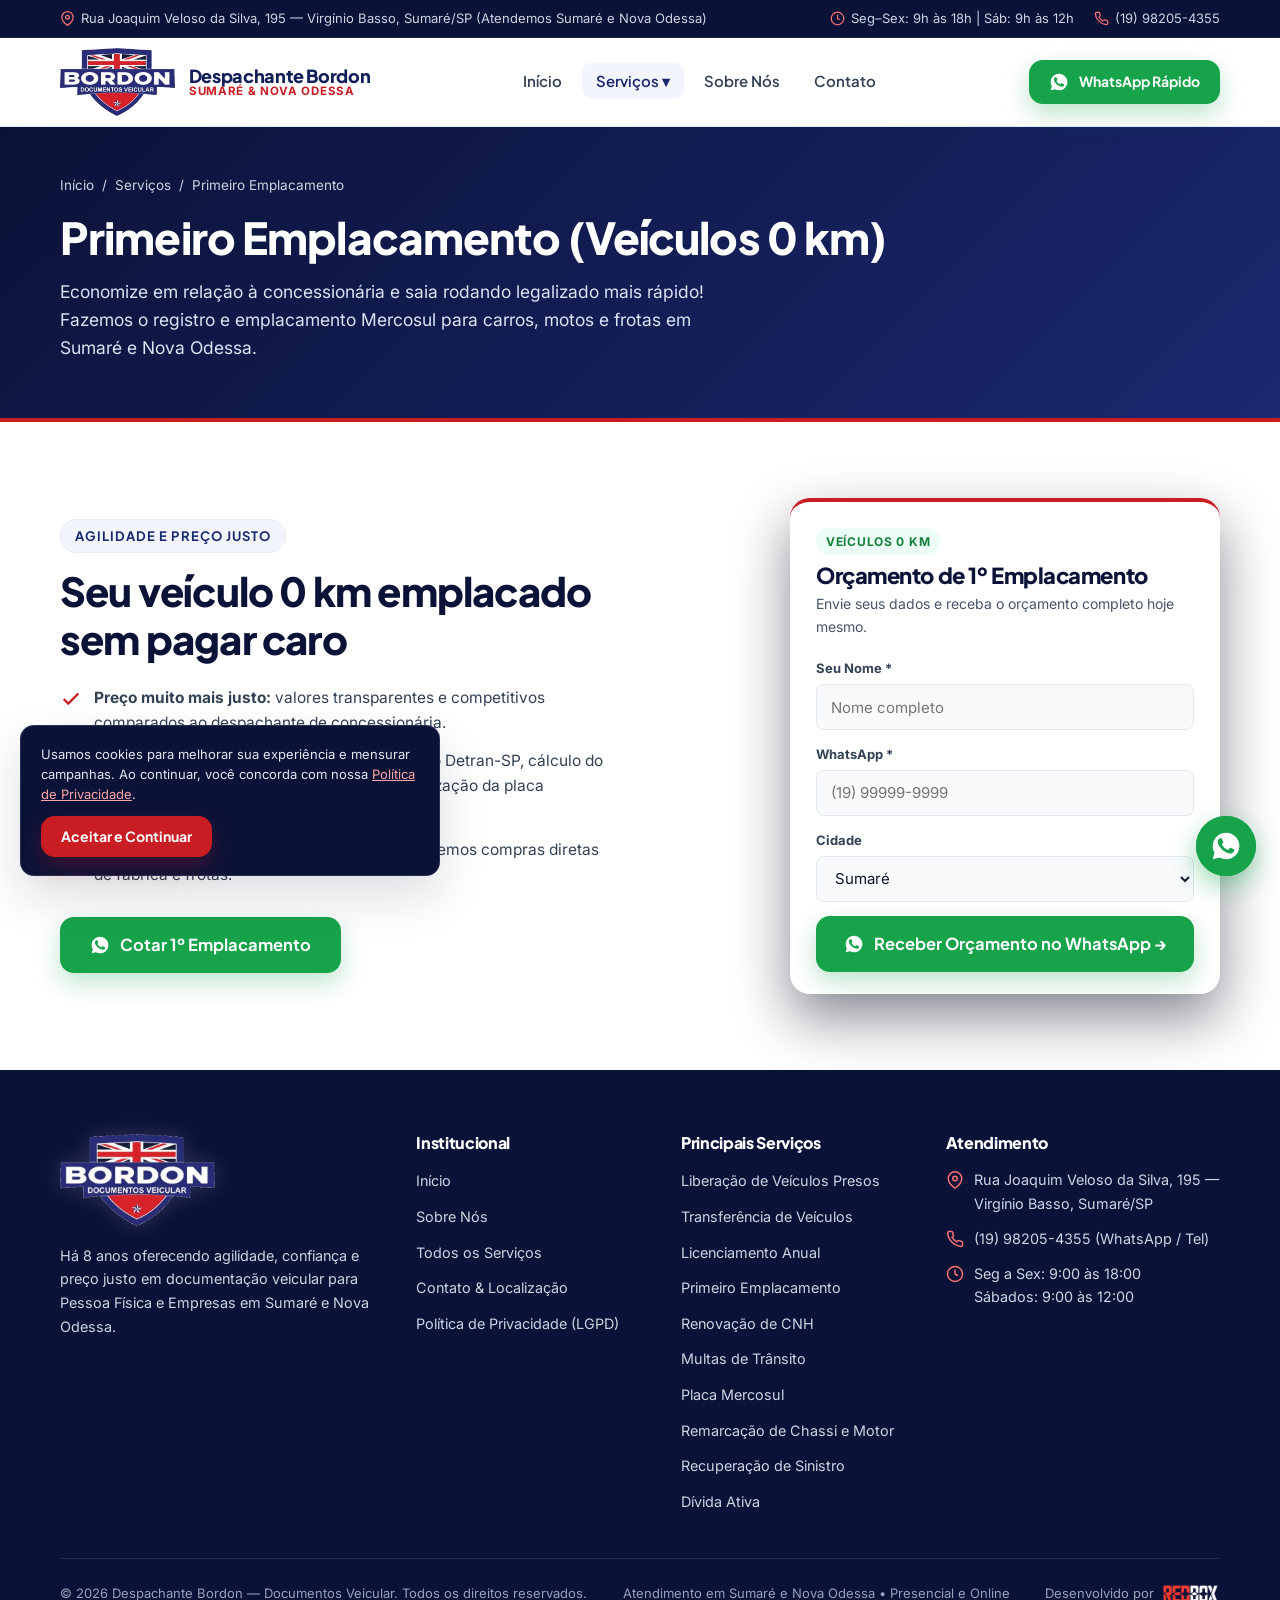
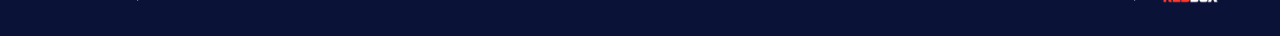
<file: servicos/primeiro-emplacamento.html>
<!DOCTYPE html>
<html lang="pt-BR">
<head>
  <meta charset="UTF-8">
  <meta name="viewport" content="width=device-width, initial-scale=1.0">
  <title>Primeiro Emplacamento em Sumaré e Nova Odessa | Despachante Bordon</title>
  <meta name="description" content="Comprou carro ou moto 0 km? Faça o Primeiro Emplacamento com placa Mercosul em Sumaré e Nova Odessa pagando preço justo e com rapidez no Despachante Bordon.">
  <meta name="theme-color" content="#1A2870">
  <meta property="og:type" content="website">
  <meta property="og:locale" content="pt_BR">
  <meta property="og:site_name" content="Despachante Bordon">
  <meta property="og:title" content="Primeiro Emplacamento em Sumaré e Nova Odessa | Despachante Bordon">
  <meta property="og:description" content="Comprou carro ou moto 0 km? Faça o Primeiro Emplacamento com placa Mercosul em Sumaré e Nova Odessa pagando preço justo e com rapidez no Despachante Bordon.">
  <meta property="og:image" content="https://despachante-bordon.vercel.app/assets/img/og-despachante-bordon.jpg?v=2">
  <meta property="og:image:width" content="1024">
  <meta property="og:image:height" content="576">
  <meta name="twitter:card" content="summary_large_image">
  <meta name="twitter:image" content="https://despachante-bordon.vercel.app/assets/img/og-despachante-bordon.jpg?v=2">
  <link rel="preconnect" href="https://fonts.googleapis.com">
  <link rel="preconnect" href="https://fonts.gstatic.com" crossorigin>
  <link href="https://fonts.googleapis.com/css2?family=Inter:wght@400;500;600;700&family=Plus+Jakarta+Sans:wght@600;700;800&display=swap" rel="stylesheet">
  <link rel="icon" href="/favicon.ico" sizes="any">
  <link rel="shortcut icon" href="/favicon.ico">
  <link rel="icon" type="image/png" href="https://despachante-bordon.vercel.app/assets/img/logo-bordon.png">
  <link rel="apple-touch-icon" sizes="180x180" href="https://despachante-bordon.vercel.app/assets/img/apple-touch-icon.png">
  <link rel="stylesheet" href="../assets/css/styles.css">
</head>
<body>
  <a href="#conteudo" class="skip-link">Pular para o conteúdo principal</a>

  <!-- Top Bar Local -->
  <div class="topbar">
    <div class="container topbar-inner">
      <div class="topbar-group">
        <span class="topbar-item">
          <svg viewBox="0 0 24 24" fill="none" stroke="currentColor" stroke-width="2" aria-hidden="true"><path d="M21 10c0 7-9 13-9 13s-9-6-9-13a9 9 0 0 1 18 0z"/><circle cx="12" cy="10" r="3"/></svg>
          Rua Joaquim Veloso da Silva, 195 — Virgínio Basso, Sumaré/SP (Atendemos Sumaré e Nova Odessa)
        </span>
      </div>
      <div class="topbar-group">
        <span class="topbar-item">
          <svg viewBox="0 0 24 24" fill="none" stroke="currentColor" stroke-width="2" aria-hidden="true"><circle cx="12" cy="12" r="10"/><path d="M12 6v6l4 2"/></svg>
          Seg–Sex: 9h às 18h | Sáb: 9h às 12h
        </span>
        <span class="topbar-item">
          <svg viewBox="0 0 24 24" fill="none" stroke="currentColor" stroke-width="2" aria-hidden="true"><path d="M22 16.92v3a2 2 0 0 1-2.18 2 19.79 19.79 0 0 1-8.63-3.07 19.5 19.5 0 0 1-6-6 19.79 19.79 0 0 1-3.07-8.67A2 2 0 0 1 4.11 2h3a2 2 0 0 1 2 1.72c.127.96.361 1.903.7 2.81a2 2 0 0 1-.45 2.11L8.09 9.91a16 16 0 0 0 6 6l1.27-1.27a2 2 0 0 1 2.11-.45c.907.339 1.85.573 2.81.7A2 2 0 0 1 22 16.92z"/></svg>
          <a href="tel:+5519982054355" data-track="phone" data-label="topbar_phone">(19) 98205-4355</a>
        </span>
      </div>
    </div>
  </div>

  <!-- Header -->
  <header class="site-header">
    <div class="container header-inner">
      <a href="/" class="brand-logo" aria-label="Despachante Bordon — Página Inicial">
        <img src="../assets/img/logo-bordon.png" alt="Logotipo Despachante Bordon Documentos Veicular" width="115" height="68">
        <div class="brand-text">
          <span class="brand-name">Despachante Bordon</span>
          <span class="brand-sub">Sumaré &amp; Nova Odessa</span>
        </div>
      </a>

      <nav class="nav-desktop" aria-label="Navegação Principal">
        <ul class="nav-links">
          <li><a href="/" class="nav-link">Início</a></li>
          <li class="nav-dropdown">
            <a href="/servicos" class="nav-link active">Serviços ▾</a>
            <div class="nav-dropdown-menu" role="menu">
              <a href="/servicos/liberacao-de-veiculos">Liberação de Veículos Presos <span class="nav-badge-urgent">Urgente</span></a>
              <a href="/servicos/transferencia-de-veiculos">Transferência de Veículos</a>
              <a href="/servicos/licenciamento">Licenciamento Anual (CRLV-e)</a>
              <a href="/servicos/primeiro-emplacamento">Primeiro Emplacamento</a>
              <a href="/servicos/renovacao-cnh">Renovação de CNH</a>
              <a href="/servicos/multas">Multas de Trânsito</a>
              <a href="/servicos/placa-mercosul">Placa Mercosul</a>
              <a href="/servicos/remarcacao-chassi-motor">Remarcação de Chassi e Motor</a>
              <a href="/servicos/recuperacao-de-sinistro">Recuperação de Sinistro</a>
              <a href="/servicos/divida-ativa">Dívida Ativa &amp; Débitos</a>
              <a href="/servicos">Ver todos os serviços →</a>
            </div>
          </li>
          <li><a href="/sobre" class="nav-link">Sobre Nós</a></li>
          <li><a href="/contato" class="nav-link">Contato</a></li>
        </ul>
      </nav>

      <div class="header-actions">
        <a href="https://wa.me/5519982054355?text=Ol%C3%A1%2C%20Despachante%20Bordon!%20Gostaria%20de%20um%20or%C3%A7amento%20para%20meu%20ve%C3%ADculo."
           target="_blank" rel="noopener noreferrer"
           class="btn btn-wa btn-sm"
           data-track="whatsapp" data-label="header_cta" data-service="geral">
          <svg viewBox="0 0 24 24" fill="currentColor" aria-hidden="true"><path d="M12.031 2C6.51 2 2.02 6.49 2.02 12.01c0 1.77.46 3.5 1.34 5.02L2 22l5.12-1.34a9.98 9.98 0 0 0 4.91 1.29h.01c5.52 0 10.01-4.49 10.01-10.01S17.55 2 12.03 2zm5.82 14.13c-.25.7-1.44 1.34-1.99 1.42-.52.08-1.18.11-1.91-.12-.44-.14-1-.33-1.72-.64-3.03-1.31-5.01-4.38-5.16-4.58-.15-.2-1.23-1.64-1.23-3.13 0-1.49.78-2.22 1.06-2.52.28-.3.61-.38.81-.38.2 0 .41.01.58.01.19.01.44-.07.69.53.25.6.86 2.1.94 2.25.08.15.13.33.03.53-.1.2-.15.33-.3.5-.15.18-.32.39-.45.53-.15.15-.31.32-.13.62.18.3.79 1.3 1.69 2.11 1.16 1.03 2.14 1.35 2.44 1.5.3.15.48.13.66-.08.18-.2.76-.88.96-1.18.2-.3.41-.25.68-.15.28.1 1.77.83 2.07.98.3.15.5.23.58.35.07.13.07.73-.18 1.43z"/></svg>
          WhatsApp Rápido
        </a>
        <button class="mobile-menu-btn" type="button" aria-label="Abrir menu" aria-expanded="false" aria-controls="mobile-nav">
          <svg width="24" height="24" viewBox="0 0 24 24" fill="none" stroke="currentColor" stroke-width="2.2"><line x1="3" y1="6" x2="21" y2="6"/><line x1="3" y1="12" x2="21" y2="12"/><line x1="3" y1="18" x2="21" y2="18"/></svg>
        </button>
      </div>
    </div>
  </header>

  <!-- Mobile Navigation Drawer -->
  <nav id="mobile-nav" class="mobile-nav" aria-label="Menu Mobile">
    <div class="mobile-nav-list">
      <a href="/">Início</a>
      <a href="/servicos">Todos os Serviços</a>
      <a href="/servicos/liberacao-de-veiculos" class="sub-item">Liberação de Veículos Presos</a>
      <a href="/servicos/transferencia-de-veiculos" class="sub-item">Transferência de Veículos</a>
      <a href="/servicos/licenciamento" class="sub-item">Licenciamento Anual</a>
      <a href="/servicos/primeiro-emplacamento" class="sub-item">Primeiro Emplacamento</a>
      <a href="/servicos/renovacao-cnh" class="sub-item">Renovação de CNH</a>
      <a href="/servicos/multas" class="sub-item">Multas de Trânsito</a>
      <a href="/servicos/placa-mercosul" class="sub-item">Placa Mercosul</a>
      <a href="/servicos/remarcacao-chassi-motor" class="sub-item">Remarcação de Chassi e Motor</a>
      <a href="/servicos/recuperacao-de-sinistro" class="sub-item">Recuperação de Sinistro</a>
      <a href="/servicos/divida-ativa" class="sub-item">Dívida Ativa</a>
      <a href="/sobre">Sobre Nós (8 Anos)</a>
      <a href="/contato">Contato &amp; Endereço</a>
    </div>
    <a href="https://wa.me/5519982054355?text=Ol%C3%A1%2C%20Despachante%20Bordon!%20Preciso%20de%20atendimento."
       target="_blank" rel="noopener noreferrer"
       class="btn btn-wa btn-block" data-track="whatsapp" data-label="mobile_drawer">
      <svg viewBox="0 0 24 24" fill="currentColor" aria-hidden="true"><path d="M12.031 2C6.51 2 2.02 6.49 2.02 12.01c0 1.77.46 3.5 1.34 5.02L2 22l5.12-1.34a9.98 9.98 0 0 0 4.91 1.29h.01c5.52 0 10.01-4.49 10.01-10.01S17.55 2 12.03 2zm5.82 14.13c-.25.7-1.44 1.34-1.99 1.42-.52.08-1.18.11-1.91-.12-.44-.14-1-.33-1.72-.64-3.03-1.31-5.01-4.38-5.16-4.58-.15-.2-1.23-1.64-1.23-3.13 0-1.49.78-2.22 1.06-2.52.28-.3.61-.38.81-.38.2 0 .41.01.58.01.19.01.44-.07.69.53.25.6.86 2.1.94 2.25.08.15.13.33.03.53-.1.2-.15.33-.3.5-.15.18-.32.39-.45.53-.15.15-.31.32-.13.62.18.3.79 1.3 1.69 2.11 1.16 1.03 2.14 1.35 2.44 1.5.3.15.48.13.66-.08.18-.2.76-.88.96-1.18.2-.3.41-.25.68-.15.28.1 1.77.83 2.07.98.3.15.5.23.58.35.07.13.07.73-.18 1.43z"/></svg> Falar no WhatsApp (19) 98205-4355
    </a>
  </nav>
  <main id="conteudo">
    <section class="page-hero">
      <div class="container">
        <nav class="breadcrumb"><a href="/">Início</a> <span>/</span> <a href="/servicos">Serviços</a> <span>/</span> <span>Primeiro Emplacamento</span></nav>
        <h1>Primeiro Emplacamento (Veículos 0 km)</h1>
        <p>Economize em relação à concessionária e saia rodando legalizado mais rápido! Fazemos o registro e emplacamento Mercosul para carros, motos e frotas em Sumaré e Nova Odessa.</p>
      </div>
    </section>

    <section class="section">
      <div class="container split-grid">
        <div>
          <span class="eyebrow eyebrow-navy">Agilidade e Preço Justo</span>
          <h2 class="section-title">Seu veículo 0 km emplacado sem pagar caro</h2>
          <ul class="check-list">
            <li><svg viewBox="0 0 24 24" fill="none" stroke="currentColor" stroke-width="2.5"><polyline points="20 6 9 17 4 12"/></svg><span><strong>Preço muito mais justo:</strong> valores transparentes e competitivos comparados ao despachante de concessionária.</span></li>
            <li><svg viewBox="0 0 24 24" fill="none" stroke="currentColor" stroke-width="2.5"><polyline points="20 6 9 17 4 12"/></svg><span><strong>Processo completo:</strong> cadastro da Nota Fiscal no Detran-SP, cálculo do IPVA proporcional, emissão do CRLV-e e autorização da placa Mercosul.</span></li>
            <li><svg viewBox="0 0 24 24" fill="none" stroke="currentColor" stroke-width="2.5"><polyline points="20 6 9 17 4 12"/></svg><span><strong>Pessoa Física, PCD e Empresas (CNPJ):</strong> atendemos compras diretas de fábrica e frotas.</span></li>
          </ul>
          <a href="https://wa.me/5519982054355?text=Quero%20or%C3%A7amento%20para%20Primeiro%20Emplacamento." target="_blank" rel="noopener noreferrer" class="btn btn-wa btn-lg" data-track="whatsapp" data-service="emplacamento"><svg viewBox="0 0 24 24" fill="currentColor" aria-hidden="true"><path d="M12.031 2C6.51 2 2.02 6.49 2.02 12.01c0 1.77.46 3.5 1.34 5.02L2 22l5.12-1.34a9.98 9.98 0 0 0 4.91 1.29h.01c5.52 0 10.01-4.49 10.01-10.01S17.55 2 12.03 2zm5.82 14.13c-.25.7-1.44 1.34-1.99 1.42-.52.08-1.18.11-1.91-.12-.44-.14-1-.33-1.72-.64-3.03-1.31-5.01-4.38-5.16-4.58-.15-.2-1.23-1.64-1.23-3.13 0-1.49.78-2.22 1.06-2.52.28-.3.61-.38.81-.38.2 0 .41.01.58.01.19.01.44-.07.69.53.25.6.86 2.1.94 2.25.08.15.13.33.03.53-.1.2-.15.33-.3.5-.15.18-.32.39-.45.53-.15.15-.31.32-.13.62.18.3.79 1.3 1.69 2.11 1.16 1.03 2.14 1.35 2.44 1.5.3.15.48.13.66-.08.18-.2.76-.88.96-1.18.2-.3.41-.25.68-.15.28.1 1.77.83 2.07.98.3.15.5.23.58.35.07.13.07.73-.18 1.43z"/></svg> Cotar 1º Emplacamento</a>
        </div>

        <div class="lead-card">
          <div class="lead-card-header">
            <span class="lead-card-tag">Veículos 0 km</span>
            <h2>Orçamento de 1º Emplacamento</h2>
            <p>Envie seus dados e receba o orçamento completo hoje mesmo.</p>
          </div>
          <form data-bordon-form="lp_emplacamento">
            <input type="hidden" name="servico" value="Primeiro Emplacamento">
            <div class="form-group"><label class="form-label" for="e-nome">Seu Nome *</label><input class="form-control" type="text" id="e-nome" name="nome" required placeholder="Nome completo"></div>
            <div class="form-group"><label class="form-label" for="e-tel">WhatsApp *</label><input class="form-control" type="tel" id="e-tel" name="telefone" required placeholder="(19) 99999-9999"></div>
            <div class="form-group"><label class="form-label" for="e-cidade">Cidade</label><select class="form-control" id="e-cidade" name="cidade"><option value="Sumaré">Sumaré</option><option value="Nova Odessa">Nova Odessa</option></select></div>
            <button type="submit" class="btn btn-wa btn-block btn-lg"><svg viewBox="0 0 24 24" fill="currentColor" aria-hidden="true"><path d="M12.031 2C6.51 2 2.02 6.49 2.02 12.01c0 1.77.46 3.5 1.34 5.02L2 22l5.12-1.34a9.98 9.98 0 0 0 4.91 1.29h.01c5.52 0 10.01-4.49 10.01-10.01S17.55 2 12.03 2zm5.82 14.13c-.25.7-1.44 1.34-1.99 1.42-.52.08-1.18.11-1.91-.12-.44-.14-1-.33-1.72-.64-3.03-1.31-5.01-4.38-5.16-4.58-.15-.2-1.23-1.64-1.23-3.13 0-1.49.78-2.22 1.06-2.52.28-.3.61-.38.81-.38.2 0 .41.01.58.01.19.01.44-.07.69.53.25.6.86 2.1.94 2.25.08.15.13.33.03.53-.1.2-.15.33-.3.5-.15.18-.32.39-.45.53-.15.15-.31.32-.13.62.18.3.79 1.3 1.69 2.11 1.16 1.03 2.14 1.35 2.44 1.5.3.15.48.13.66-.08.18-.2.76-.88.96-1.18.2-.3.41-.25.68-.15.28.1 1.77.83 2.07.98.3.15.5.23.58.35.07.13.07.73-.18 1.43z"/></svg> Receber Orçamento no WhatsApp →</button>
            <div class="form-feedback" aria-live="polite"></div>
          </form>
        </div>
      </div>
    </section>
  </main>

  <!-- FOOTER -->
  <footer class="site-footer">
    <div class="container">
      <div class="footer-grid">
        <div>
          <a href="/" class="footer-logo" aria-label="Despachante Bordon">
            <img src="../assets/img/logo-bordon.png" alt="Logotipo Despachante Bordon" width="155" height="92" loading="lazy">
          </a>
          <p style="font-size: 0.9rem; line-height: 1.65; color: #CBD5E1;">
            Há 8 anos oferecendo agilidade, confiança e preço justo em documentação veicular para Pessoa Física e Empresas em Sumaré e Nova Odessa.
          </p>
        </div>

        <div class="footer-col">
          <h4>Institucional</h4>
          <ul class="footer-links">
            <li><a href="/">Início</a></li>
            <li><a href="/sobre">Sobre Nós</a></li>
            <li><a href="/servicos">Todos os Serviços</a></li>
            <li><a href="/contato">Contato &amp; Localização</a></li>
            <li><a href="/politica-de-privacidade">Política de Privacidade (LGPD)</a></li>
          </ul>
        </div>

        <div class="footer-col">
          <h4>Principais Serviços</h4>
          <ul class="footer-links">
            <li><a href="/servicos/liberacao-de-veiculos">Liberação de Veículos Presos</a></li>
            <li><a href="/servicos/transferencia-de-veiculos">Transferência de Veículos</a></li>
            <li><a href="/servicos/licenciamento">Licenciamento Anual</a></li>
            <li><a href="/servicos/primeiro-emplacamento">Primeiro Emplacamento</a></li>
            <li><a href="/servicos/renovacao-cnh">Renovação de CNH</a></li>
            <li><a href="/servicos/multas">Multas de Trânsito</a></li>
            <li><a href="/servicos/placa-mercosul">Placa Mercosul</a></li>
            <li><a href="/servicos/remarcacao-chassi-motor">Remarcação de Chassi e Motor</a></li>
            <li><a href="/servicos/recuperacao-de-sinistro">Recuperação de Sinistro</a></li>
            <li><a href="/servicos/divida-ativa">Dívida Ativa</a></li>
          </ul>
        </div>

        <div class="footer-col">
          <h4>Atendimento</h4>
          <div class="footer-contact-item">
            <svg viewBox="0 0 24 24" fill="none" stroke="currentColor" stroke-width="2" aria-hidden="true"><path d="M21 10c0 7-9 13-9 13s-9-6-9-13a9 9 0 0 1 18 0z"/><circle cx="12" cy="10" r="3"/></svg>
            <span>Rua Joaquim Veloso da Silva, 195 — Virgínio Basso, Sumaré/SP</span>
          </div>
          <div class="footer-contact-item">
            <svg viewBox="0 0 24 24" fill="none" stroke="currentColor" stroke-width="2" aria-hidden="true"><path d="M22 16.92v3a2 2 0 0 1-2.18 2 19.79 19.79 0 0 1-8.63-3.07 19.5 19.5 0 0 1-6-6 19.79 19.79 0 0 1-3.07-8.67A2 2 0 0 1 4.11 2h3a2 2 0 0 1 2 1.72c.127.96.361 1.903.7 2.81a2 2 0 0 1-.45 2.11L8.09 9.91a16 16 0 0 0 6 6l1.27-1.27a2 2 0 0 1 2.11-.45c.907.339 1.85.573 2.81.7A2 2 0 0 1 22 16.92z"/></svg>
            <a href="tel:+5519982054355" data-track="phone" data-label="footer_phone">(19) 98205-4355 (WhatsApp / Tel)</a>
          </div>
          <div class="footer-contact-item">
            <svg viewBox="0 0 24 24" fill="none" stroke="currentColor" stroke-width="2" aria-hidden="true"><circle cx="12" cy="12" r="10"/><path d="M12 6v6l4 2"/></svg>
            <span>Seg a Sex: 9:00 às 18:00<br>Sábados: 9:00 às 12:00</span>
          </div>
        </div>
      </div>

      <div class="footer-bottom">
        <span>© 2026 Despachante Bordon — Documentos Veicular. Todos os direitos reservados.</span>
        <span>Atendimento em Sumaré e Nova Odessa • Presencial e Online</span>
        <div class="footer-dev">
          <span>Desenvolvido por</span>
          <a href="https://redboxmkt.com.br" target="_blank" rel="noopener noreferrer" aria-label="Agência Redbox - Marketing Digital" title="Agência Redbox">
            <img src="../assets/img/logo-redbox.png" alt="Agência Redbox" width="76" height="26">
          </a>
        </div>
      </div>
    </div>
  </footer>

  <!-- Botão Flutuante WhatsApp Pulsante (Somente Ícone) -->
  <a href="https://wa.me/5519982054355?text=Ol%C3%A1%2C%20Despachante%20Bordon!%20Gostaria%20de%20um%20atendimento."
     target="_blank" rel="noopener noreferrer"
     class="wa-float"
     aria-label="Falar no WhatsApp com Despachante Bordon"
     title="Falar no WhatsApp"
     data-track="whatsapp" data-label="floating_button">
    <svg viewBox="0 0 24 24" fill="currentColor" aria-hidden="true"><path d="M12.031 2C6.51 2 2.02 6.49 2.02 12.01c0 1.77.46 3.5 1.34 5.02L2 22l5.12-1.34a9.98 9.98 0 0 0 4.91 1.29h.01c5.52 0 10.01-4.49 10.01-10.01S17.55 2 12.03 2zm5.82 14.13c-.25.7-1.44 1.34-1.99 1.42-.52.08-1.18.11-1.91-.12-.44-.14-1-.33-1.72-.64-3.03-1.31-5.01-4.38-5.16-4.58-.15-.2-1.23-1.64-1.23-3.13 0-1.49.78-2.22 1.06-2.52.28-.3.61-.38.81-.38.2 0 .41.01.58.01.19.01.44-.07.69.53.25.6.86 2.1.94 2.25.08.15.13.33.03.53-.1.2-.15.33-.3.5-.15.18-.32.39-.45.53-.15.15-.31.32-.13.62.18.3.79 1.3 1.69 2.11 1.16 1.03 2.14 1.35 2.44 1.5.3.15.48.13.66-.08.18-.2.76-.88.96-1.18.2-.3.41-.25.68-.15.28.1 1.77.83 2.07.98.3.15.5.23.58.35.07.13.07.73-.18 1.43z"/></svg>
  </a>

  <!-- Banner LGPD -->
  <div id="cookie-banner" class="cookie-banner" role="dialog" aria-label="Aviso de Privacidade e Cookies">
    <p>Usamos cookies para melhorar sua experiência e mensurar campanhas. Ao continuar, você concorda com nossa <a href="/politica-de-privacidade">Política de Privacidade</a>.</p>
    <div class="cookie-actions">
      <button id="cookie-accept" type="button" class="btn btn-red btn-sm">Aceitar e Continuar</button>
    </div>
  </div>

  <script src="../assets/js/main.js" defer></script>
</body>
</html>
</file>
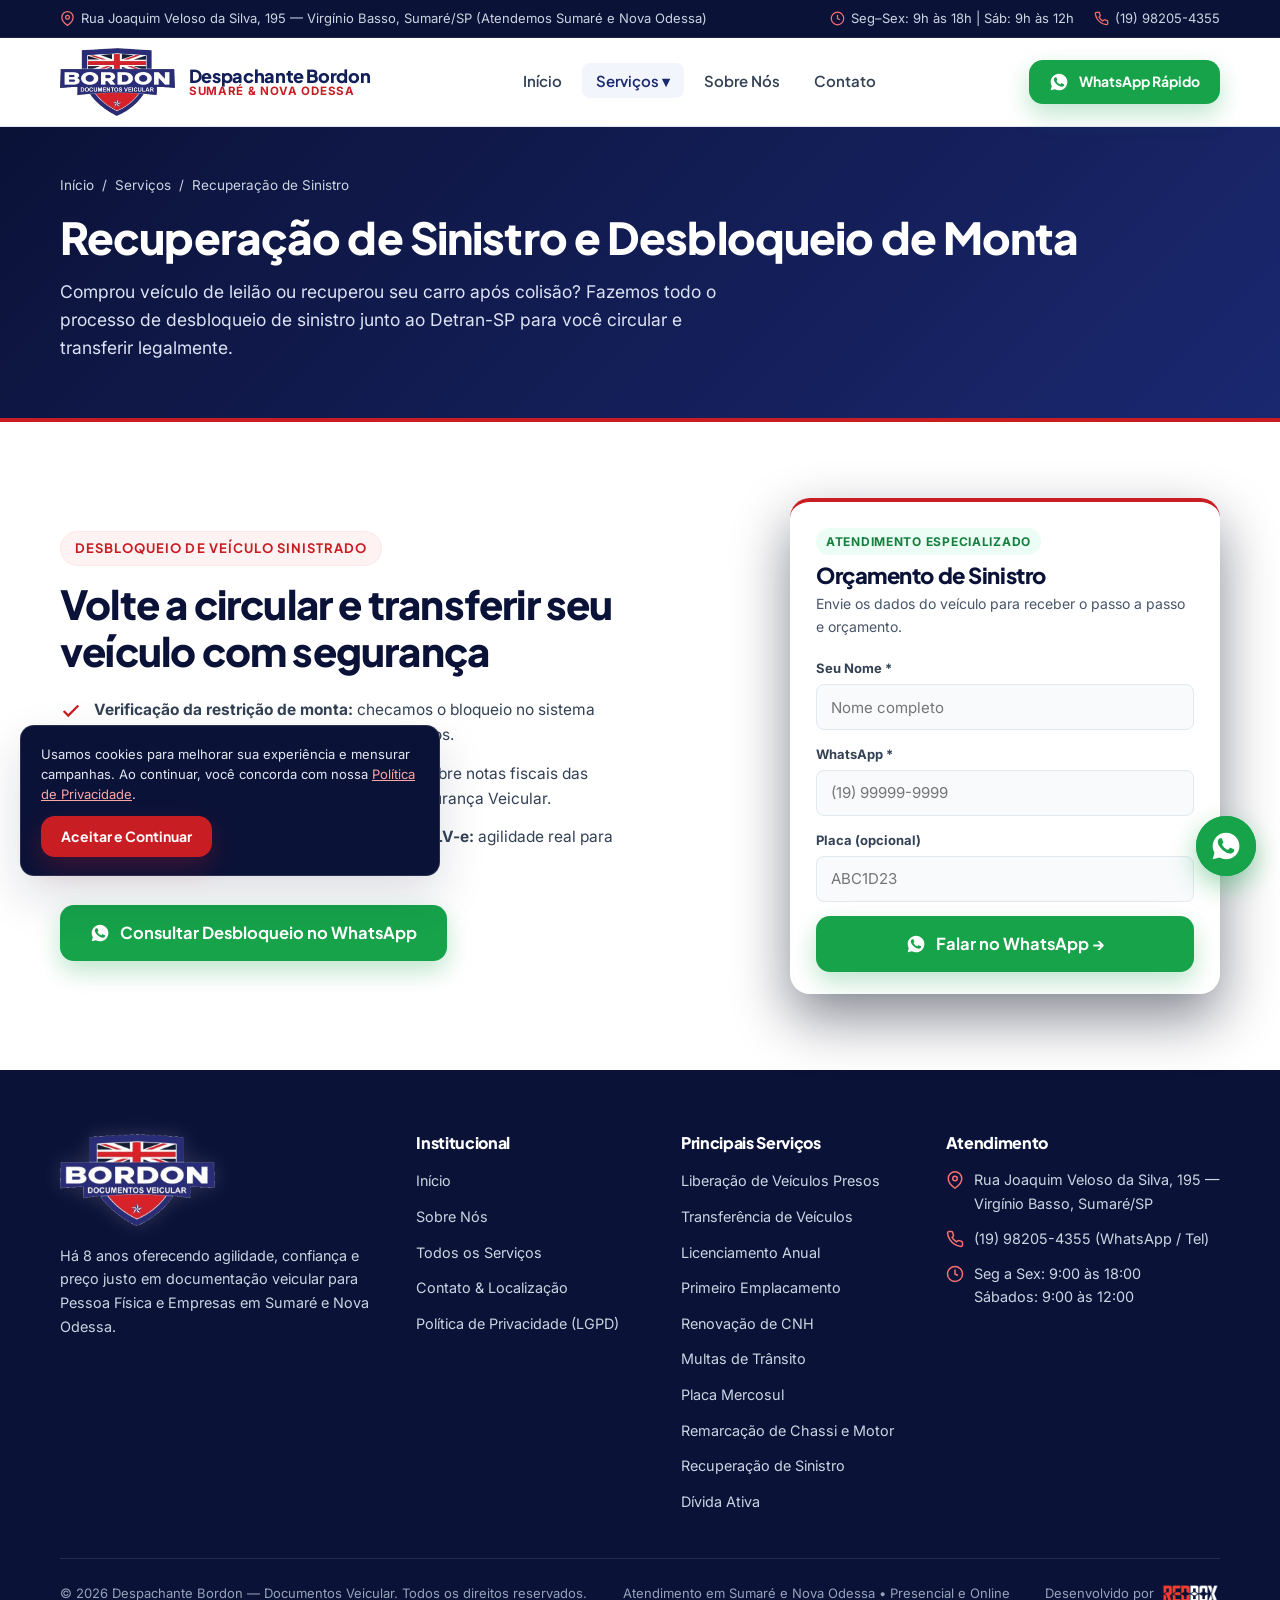
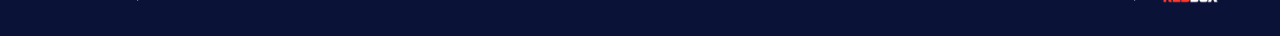
<file: servicos/recuperacao-de-sinistro.html>
<!DOCTYPE html>
<html lang="pt-BR">
<head>
  <meta charset="UTF-8">
  <meta name="viewport" content="width=device-width, initial-scale=1.0">
  <title>Recuperação de Sinistro em Sumaré e Nova Odessa | Despachante Bordon</title>
  <meta name="description" content="Desbloqueio e Recuperação de Sinistro (média monta) em Sumaré e Nova Odessa. Orientação CSV Inmetro, baixa de restrição no Detran-SP e regularização completa.">
  <meta name="theme-color" content="#1A2870">
  <meta property="og:type" content="website">
  <meta property="og:locale" content="pt_BR">
  <meta property="og:site_name" content="Despachante Bordon">
  <meta property="og:title" content="Recuperação de Sinistro em Sumaré e Nova Odessa | Despachante Bordon">
  <meta property="og:description" content="Desbloqueio e Recuperação de Sinistro (média monta) em Sumaré e Nova Odessa. Orientação CSV Inmetro, baixa de restrição no Detran-SP e regularização completa.">
  <meta property="og:image" content="https://despachante-bordon.vercel.app/assets/img/og-despachante-bordon.jpg?v=2">
  <meta property="og:image:width" content="1024">
  <meta property="og:image:height" content="576">
  <meta name="twitter:card" content="summary_large_image">
  <meta name="twitter:image" content="https://despachante-bordon.vercel.app/assets/img/og-despachante-bordon.jpg?v=2">
  <link rel="preconnect" href="https://fonts.googleapis.com">
  <link rel="preconnect" href="https://fonts.gstatic.com" crossorigin>
  <link href="https://fonts.googleapis.com/css2?family=Inter:wght@400;500;600;700&family=Plus+Jakarta+Sans:wght@600;700;800&display=swap" rel="stylesheet">
  <link rel="icon" href="/favicon.ico" sizes="any">
  <link rel="shortcut icon" href="/favicon.ico">
  <link rel="icon" type="image/png" href="https://despachante-bordon.vercel.app/assets/img/logo-bordon.png">
  <link rel="apple-touch-icon" sizes="180x180" href="https://despachante-bordon.vercel.app/assets/img/apple-touch-icon.png">
  <link rel="stylesheet" href="../assets/css/styles.css">
</head>
<body>
  <a href="#conteudo" class="skip-link">Pular para o conteúdo principal</a>

  <!-- Top Bar Local -->
  <div class="topbar">
    <div class="container topbar-inner">
      <div class="topbar-group">
        <span class="topbar-item">
          <svg viewBox="0 0 24 24" fill="none" stroke="currentColor" stroke-width="2" aria-hidden="true"><path d="M21 10c0 7-9 13-9 13s-9-6-9-13a9 9 0 0 1 18 0z"/><circle cx="12" cy="10" r="3"/></svg>
          Rua Joaquim Veloso da Silva, 195 — Virgínio Basso, Sumaré/SP (Atendemos Sumaré e Nova Odessa)
        </span>
      </div>
      <div class="topbar-group">
        <span class="topbar-item">
          <svg viewBox="0 0 24 24" fill="none" stroke="currentColor" stroke-width="2" aria-hidden="true"><circle cx="12" cy="12" r="10"/><path d="M12 6v6l4 2"/></svg>
          Seg–Sex: 9h às 18h | Sáb: 9h às 12h
        </span>
        <span class="topbar-item">
          <svg viewBox="0 0 24 24" fill="none" stroke="currentColor" stroke-width="2" aria-hidden="true"><path d="M22 16.92v3a2 2 0 0 1-2.18 2 19.79 19.79 0 0 1-8.63-3.07 19.5 19.5 0 0 1-6-6 19.79 19.79 0 0 1-3.07-8.67A2 2 0 0 1 4.11 2h3a2 2 0 0 1 2 1.72c.127.96.361 1.903.7 2.81a2 2 0 0 1-.45 2.11L8.09 9.91a16 16 0 0 0 6 6l1.27-1.27a2 2 0 0 1 2.11-.45c.907.339 1.85.573 2.81.7A2 2 0 0 1 22 16.92z"/></svg>
          <a href="tel:+5519982054355" data-track="phone" data-label="topbar_phone">(19) 98205-4355</a>
        </span>
      </div>
    </div>
  </div>

  <!-- Header -->
  <header class="site-header">
    <div class="container header-inner">
      <a href="/" class="brand-logo" aria-label="Despachante Bordon — Página Inicial">
        <img src="../assets/img/logo-bordon.png" alt="Logotipo Despachante Bordon Documentos Veicular" width="115" height="68">
        <div class="brand-text">
          <span class="brand-name">Despachante Bordon</span>
          <span class="brand-sub">Sumaré &amp; Nova Odessa</span>
        </div>
      </a>

      <nav class="nav-desktop" aria-label="Navegação Principal">
        <ul class="nav-links">
          <li><a href="/" class="nav-link">Início</a></li>
          <li class="nav-dropdown">
            <a href="/servicos" class="nav-link active">Serviços ▾</a>
            <div class="nav-dropdown-menu" role="menu">
              <a href="/servicos/liberacao-de-veiculos">Liberação de Veículos Presos <span class="nav-badge-urgent">Urgente</span></a>
              <a href="/servicos/transferencia-de-veiculos">Transferência de Veículos</a>
              <a href="/servicos/licenciamento">Licenciamento Anual (CRLV-e)</a>
              <a href="/servicos/primeiro-emplacamento">Primeiro Emplacamento</a>
              <a href="/servicos/renovacao-cnh">Renovação de CNH</a>
              <a href="/servicos/multas">Multas de Trânsito</a>
              <a href="/servicos/placa-mercosul">Placa Mercosul</a>
              <a href="/servicos/remarcacao-chassi-motor">Remarcação de Chassi e Motor</a>
              <a href="/servicos/recuperacao-de-sinistro">Recuperação de Sinistro</a>
              <a href="/servicos/divida-ativa">Dívida Ativa &amp; Débitos</a>
              <a href="/servicos">Ver todos os serviços →</a>
            </div>
          </li>
          <li><a href="/sobre" class="nav-link">Sobre Nós</a></li>
          <li><a href="/contato" class="nav-link">Contato</a></li>
        </ul>
      </nav>

      <div class="header-actions">
        <a href="https://wa.me/5519982054355?text=Ol%C3%A1%2C%20Despachante%20Bordon!%20Gostaria%20de%20um%20or%C3%A7amento%20para%20meu%20ve%C3%ADculo."
           target="_blank" rel="noopener noreferrer"
           class="btn btn-wa btn-sm"
           data-track="whatsapp" data-label="header_cta" data-service="geral">
          <svg viewBox="0 0 24 24" fill="currentColor" aria-hidden="true"><path d="M12.031 2C6.51 2 2.02 6.49 2.02 12.01c0 1.77.46 3.5 1.34 5.02L2 22l5.12-1.34a9.98 9.98 0 0 0 4.91 1.29h.01c5.52 0 10.01-4.49 10.01-10.01S17.55 2 12.03 2zm5.82 14.13c-.25.7-1.44 1.34-1.99 1.42-.52.08-1.18.11-1.91-.12-.44-.14-1-.33-1.72-.64-3.03-1.31-5.01-4.38-5.16-4.58-.15-.2-1.23-1.64-1.23-3.13 0-1.49.78-2.22 1.06-2.52.28-.3.61-.38.81-.38.2 0 .41.01.58.01.19.01.44-.07.69.53.25.6.86 2.1.94 2.25.08.15.13.33.03.53-.1.2-.15.33-.3.5-.15.18-.32.39-.45.53-.15.15-.31.32-.13.62.18.3.79 1.3 1.69 2.11 1.16 1.03 2.14 1.35 2.44 1.5.3.15.48.13.66-.08.18-.2.76-.88.96-1.18.2-.3.41-.25.68-.15.28.1 1.77.83 2.07.98.3.15.5.23.58.35.07.13.07.73-.18 1.43z"/></svg>
          WhatsApp Rápido
        </a>
        <button class="mobile-menu-btn" type="button" aria-label="Abrir menu" aria-expanded="false" aria-controls="mobile-nav">
          <svg width="24" height="24" viewBox="0 0 24 24" fill="none" stroke="currentColor" stroke-width="2.2"><line x1="3" y1="6" x2="21" y2="6"/><line x1="3" y1="12" x2="21" y2="12"/><line x1="3" y1="18" x2="21" y2="18"/></svg>
        </button>
      </div>
    </div>
  </header>

  <!-- Mobile Navigation Drawer -->
  <nav id="mobile-nav" class="mobile-nav" aria-label="Menu Mobile">
    <div class="mobile-nav-list">
      <a href="/">Início</a>
      <a href="/servicos">Todos os Serviços</a>
      <a href="/servicos/liberacao-de-veiculos" class="sub-item">Liberação de Veículos Presos</a>
      <a href="/servicos/transferencia-de-veiculos" class="sub-item">Transferência de Veículos</a>
      <a href="/servicos/licenciamento" class="sub-item">Licenciamento Anual</a>
      <a href="/servicos/primeiro-emplacamento" class="sub-item">Primeiro Emplacamento</a>
      <a href="/servicos/renovacao-cnh" class="sub-item">Renovação de CNH</a>
      <a href="/servicos/multas" class="sub-item">Multas de Trânsito</a>
      <a href="/servicos/placa-mercosul" class="sub-item">Placa Mercosul</a>
      <a href="/servicos/remarcacao-chassi-motor" class="sub-item">Remarcação de Chassi e Motor</a>
      <a href="/servicos/recuperacao-de-sinistro" class="sub-item">Recuperação de Sinistro</a>
      <a href="/servicos/divida-ativa" class="sub-item">Dívida Ativa</a>
      <a href="/sobre">Sobre Nós (8 Anos)</a>
      <a href="/contato">Contato &amp; Endereço</a>
    </div>
    <a href="https://wa.me/5519982054355?text=Ol%C3%A1%2C%20Despachante%20Bordon!%20Preciso%20de%20atendimento."
       target="_blank" rel="noopener noreferrer"
       class="btn btn-wa btn-block" data-track="whatsapp" data-label="mobile_drawer">
      <svg viewBox="0 0 24 24" fill="currentColor" aria-hidden="true"><path d="M12.031 2C6.51 2 2.02 6.49 2.02 12.01c0 1.77.46 3.5 1.34 5.02L2 22l5.12-1.34a9.98 9.98 0 0 0 4.91 1.29h.01c5.52 0 10.01-4.49 10.01-10.01S17.55 2 12.03 2zm5.82 14.13c-.25.7-1.44 1.34-1.99 1.42-.52.08-1.18.11-1.91-.12-.44-.14-1-.33-1.72-.64-3.03-1.31-5.01-4.38-5.16-4.58-.15-.2-1.23-1.64-1.23-3.13 0-1.49.78-2.22 1.06-2.52.28-.3.61-.38.81-.38.2 0 .41.01.58.01.19.01.44-.07.69.53.25.6.86 2.1.94 2.25.08.15.13.33.03.53-.1.2-.15.33-.3.5-.15.18-.32.39-.45.53-.15.15-.31.32-.13.62.18.3.79 1.3 1.69 2.11 1.16 1.03 2.14 1.35 2.44 1.5.3.15.48.13.66-.08.18-.2.76-.88.96-1.18.2-.3.41-.25.68-.15.28.1 1.77.83 2.07.98.3.15.5.23.58.35.07.13.07.73-.18 1.43z"/></svg> Falar no WhatsApp (19) 98205-4355
    </a>
  </nav>
  <main id="conteudo">
    <section class="page-hero">
      <div class="container">
        <nav class="breadcrumb"><a href="/">Início</a> <span>/</span> <a href="/servicos">Serviços</a> <span>/</span> <span>Recuperação de Sinistro</span></nav>
        <h1>Recuperação de Sinistro e Desbloqueio de Monta</h1>
        <p>Comprou veículo de leilão ou recuperou seu carro após colisão? Fazemos todo o processo de desbloqueio de sinistro junto ao Detran-SP para você circular e transferir legalmente.</p>
      </div>
    </section>

    <section class="section">
      <div class="container split-grid">
        <div>
          <span class="eyebrow">Desbloqueio de Veículo Sinistrado</span>
          <h2 class="section-title">Volte a circular e transferir seu veículo com segurança</h2>
          <ul class="check-list">
            <li><svg viewBox="0 0 24 24" fill="none" stroke="currentColor" stroke-width="2.5"><polyline points="20 6 9 17 4 12"/></svg><span><strong>Verificação da restrição de monta:</strong> checamos o bloqueio no sistema para indicar exatamente os documentos exigidos.</span></li>
            <li><svg viewBox="0 0 24 24" fill="none" stroke="currentColor" stroke-width="2.5"><polyline points="20 6 9 17 4 12"/></svg><span><strong>Orientação para CSV (Inmetro):</strong> orientamos sobre notas fiscais das peças, reparo e emissão do Certificado de Segurança Veicular.</span></li>
            <li><svg viewBox="0 0 24 24" fill="none" stroke="currentColor" stroke-width="2.5"><polyline points="20 6 9 17 4 12"/></svg><span><strong>Baixa do bloqueio e emissão do novo CRV/CRLV-e:</strong> agilidade real para liberar o veículo para uso ou revenda.</span></li>
          </ul>
          <a href="https://wa.me/5519982054355?text=Quero%20fazer%20Recupera%C3%A7%C3%A3o%20de%20Sinistro%20do%20meu%20ve%C3%ADculo." target="_blank" rel="noopener noreferrer" class="btn btn-wa btn-lg" data-track="whatsapp" data-service="sinistro"><svg viewBox="0 0 24 24" fill="currentColor" aria-hidden="true"><path d="M12.031 2C6.51 2 2.02 6.49 2.02 12.01c0 1.77.46 3.5 1.34 5.02L2 22l5.12-1.34a9.98 9.98 0 0 0 4.91 1.29h.01c5.52 0 10.01-4.49 10.01-10.01S17.55 2 12.03 2zm5.82 14.13c-.25.7-1.44 1.34-1.99 1.42-.52.08-1.18.11-1.91-.12-.44-.14-1-.33-1.72-.64-3.03-1.31-5.01-4.38-5.16-4.58-.15-.2-1.23-1.64-1.23-3.13 0-1.49.78-2.22 1.06-2.52.28-.3.61-.38.81-.38.2 0 .41.01.58.01.19.01.44-.07.69.53.25.6.86 2.1.94 2.25.08.15.13.33.03.53-.1.2-.15.33-.3.5-.15.18-.32.39-.45.53-.15.15-.31.32-.13.62.18.3.79 1.3 1.69 2.11 1.16 1.03 2.14 1.35 2.44 1.5.3.15.48.13.66-.08.18-.2.76-.88.96-1.18.2-.3.41-.25.68-.15.28.1 1.77.83 2.07.98.3.15.5.23.58.35.07.13.07.73-.18 1.43z"/></svg> Consultar Desbloqueio no WhatsApp</a>
        </div>

        <div class="lead-card">
          <div class="lead-card-header">
            <span class="lead-card-tag">Atendimento Especializado</span>
            <h2>Orçamento de Sinistro</h2>
            <p>Envie os dados do veículo para receber o passo a passo e orçamento.</p>
          </div>
          <form data-bordon-form="lp_sinistro">
            <input type="hidden" name="servico" value="Recuperação de Sinistro">
            <div class="form-group"><label class="form-label" for="s-nome">Seu Nome *</label><input class="form-control" type="text" id="s-nome" name="nome" required placeholder="Nome completo"></div>
            <div class="form-group"><label class="form-label" for="s-tel">WhatsApp *</label><input class="form-control" type="tel" id="s-tel" name="telefone" required placeholder="(19) 99999-9999"></div>
            <div class="form-group"><label class="form-label" for="s-placa">Placa (opcional)</label><input class="form-control" type="text" id="s-placa" name="placa" placeholder="ABC1D23" maxlength="8"></div>
            <button type="submit" class="btn btn-wa btn-block btn-lg"><svg viewBox="0 0 24 24" fill="currentColor" aria-hidden="true"><path d="M12.031 2C6.51 2 2.02 6.49 2.02 12.01c0 1.77.46 3.5 1.34 5.02L2 22l5.12-1.34a9.98 9.98 0 0 0 4.91 1.29h.01c5.52 0 10.01-4.49 10.01-10.01S17.55 2 12.03 2zm5.82 14.13c-.25.7-1.44 1.34-1.99 1.42-.52.08-1.18.11-1.91-.12-.44-.14-1-.33-1.72-.64-3.03-1.31-5.01-4.38-5.16-4.58-.15-.2-1.23-1.64-1.23-3.13 0-1.49.78-2.22 1.06-2.52.28-.3.61-.38.81-.38.2 0 .41.01.58.01.19.01.44-.07.69.53.25.6.86 2.1.94 2.25.08.15.13.33.03.53-.1.2-.15.33-.3.5-.15.18-.32.39-.45.53-.15.15-.31.32-.13.62.18.3.79 1.3 1.69 2.11 1.16 1.03 2.14 1.35 2.44 1.5.3.15.48.13.66-.08.18-.2.76-.88.96-1.18.2-.3.41-.25.68-.15.28.1 1.77.83 2.07.98.3.15.5.23.58.35.07.13.07.73-.18 1.43z"/></svg> Falar no WhatsApp →</button>
            <div class="form-feedback" aria-live="polite"></div>
          </form>
        </div>
      </div>
    </section>
  </main>

  <!-- FOOTER -->
  <footer class="site-footer">
    <div class="container">
      <div class="footer-grid">
        <div>
          <a href="/" class="footer-logo" aria-label="Despachante Bordon">
            <img src="../assets/img/logo-bordon.png" alt="Logotipo Despachante Bordon" width="155" height="92" loading="lazy">
          </a>
          <p style="font-size: 0.9rem; line-height: 1.65; color: #CBD5E1;">
            Há 8 anos oferecendo agilidade, confiança e preço justo em documentação veicular para Pessoa Física e Empresas em Sumaré e Nova Odessa.
          </p>
        </div>

        <div class="footer-col">
          <h4>Institucional</h4>
          <ul class="footer-links">
            <li><a href="/">Início</a></li>
            <li><a href="/sobre">Sobre Nós</a></li>
            <li><a href="/servicos">Todos os Serviços</a></li>
            <li><a href="/contato">Contato &amp; Localização</a></li>
            <li><a href="/politica-de-privacidade">Política de Privacidade (LGPD)</a></li>
          </ul>
        </div>

        <div class="footer-col">
          <h4>Principais Serviços</h4>
          <ul class="footer-links">
            <li><a href="/servicos/liberacao-de-veiculos">Liberação de Veículos Presos</a></li>
            <li><a href="/servicos/transferencia-de-veiculos">Transferência de Veículos</a></li>
            <li><a href="/servicos/licenciamento">Licenciamento Anual</a></li>
            <li><a href="/servicos/primeiro-emplacamento">Primeiro Emplacamento</a></li>
            <li><a href="/servicos/renovacao-cnh">Renovação de CNH</a></li>
            <li><a href="/servicos/multas">Multas de Trânsito</a></li>
            <li><a href="/servicos/placa-mercosul">Placa Mercosul</a></li>
            <li><a href="/servicos/remarcacao-chassi-motor">Remarcação de Chassi e Motor</a></li>
            <li><a href="/servicos/recuperacao-de-sinistro">Recuperação de Sinistro</a></li>
            <li><a href="/servicos/divida-ativa">Dívida Ativa</a></li>
          </ul>
        </div>

        <div class="footer-col">
          <h4>Atendimento</h4>
          <div class="footer-contact-item">
            <svg viewBox="0 0 24 24" fill="none" stroke="currentColor" stroke-width="2" aria-hidden="true"><path d="M21 10c0 7-9 13-9 13s-9-6-9-13a9 9 0 0 1 18 0z"/><circle cx="12" cy="10" r="3"/></svg>
            <span>Rua Joaquim Veloso da Silva, 195 — Virgínio Basso, Sumaré/SP</span>
          </div>
          <div class="footer-contact-item">
            <svg viewBox="0 0 24 24" fill="none" stroke="currentColor" stroke-width="2" aria-hidden="true"><path d="M22 16.92v3a2 2 0 0 1-2.18 2 19.79 19.79 0 0 1-8.63-3.07 19.5 19.5 0 0 1-6-6 19.79 19.79 0 0 1-3.07-8.67A2 2 0 0 1 4.11 2h3a2 2 0 0 1 2 1.72c.127.96.361 1.903.7 2.81a2 2 0 0 1-.45 2.11L8.09 9.91a16 16 0 0 0 6 6l1.27-1.27a2 2 0 0 1 2.11-.45c.907.339 1.85.573 2.81.7A2 2 0 0 1 22 16.92z"/></svg>
            <a href="tel:+5519982054355" data-track="phone" data-label="footer_phone">(19) 98205-4355 (WhatsApp / Tel)</a>
          </div>
          <div class="footer-contact-item">
            <svg viewBox="0 0 24 24" fill="none" stroke="currentColor" stroke-width="2" aria-hidden="true"><circle cx="12" cy="12" r="10"/><path d="M12 6v6l4 2"/></svg>
            <span>Seg a Sex: 9:00 às 18:00<br>Sábados: 9:00 às 12:00</span>
          </div>
        </div>
      </div>

      <div class="footer-bottom">
        <span>© 2026 Despachante Bordon — Documentos Veicular. Todos os direitos reservados.</span>
        <span>Atendimento em Sumaré e Nova Odessa • Presencial e Online</span>
        <div class="footer-dev">
          <span>Desenvolvido por</span>
          <a href="https://redboxmkt.com.br" target="_blank" rel="noopener noreferrer" aria-label="Agência Redbox - Marketing Digital" title="Agência Redbox">
            <img src="../assets/img/logo-redbox.png" alt="Agência Redbox" width="76" height="26">
          </a>
        </div>
      </div>
    </div>
  </footer>

  <!-- Botão Flutuante WhatsApp Pulsante (Somente Ícone) -->
  <a href="https://wa.me/5519982054355?text=Ol%C3%A1%2C%20Despachante%20Bordon!%20Gostaria%20de%20um%20atendimento."
     target="_blank" rel="noopener noreferrer"
     class="wa-float"
     aria-label="Falar no WhatsApp com Despachante Bordon"
     title="Falar no WhatsApp"
     data-track="whatsapp" data-label="floating_button">
    <svg viewBox="0 0 24 24" fill="currentColor" aria-hidden="true"><path d="M12.031 2C6.51 2 2.02 6.49 2.02 12.01c0 1.77.46 3.5 1.34 5.02L2 22l5.12-1.34a9.98 9.98 0 0 0 4.91 1.29h.01c5.52 0 10.01-4.49 10.01-10.01S17.55 2 12.03 2zm5.82 14.13c-.25.7-1.44 1.34-1.99 1.42-.52.08-1.18.11-1.91-.12-.44-.14-1-.33-1.72-.64-3.03-1.31-5.01-4.38-5.16-4.58-.15-.2-1.23-1.64-1.23-3.13 0-1.49.78-2.22 1.06-2.52.28-.3.61-.38.81-.38.2 0 .41.01.58.01.19.01.44-.07.69.53.25.6.86 2.1.94 2.25.08.15.13.33.03.53-.1.2-.15.33-.3.5-.15.18-.32.39-.45.53-.15.15-.31.32-.13.62.18.3.79 1.3 1.69 2.11 1.16 1.03 2.14 1.35 2.44 1.5.3.15.48.13.66-.08.18-.2.76-.88.96-1.18.2-.3.41-.25.68-.15.28.1 1.77.83 2.07.98.3.15.5.23.58.35.07.13.07.73-.18 1.43z"/></svg>
  </a>

  <!-- Banner LGPD -->
  <div id="cookie-banner" class="cookie-banner" role="dialog" aria-label="Aviso de Privacidade e Cookies">
    <p>Usamos cookies para melhorar sua experiência e mensurar campanhas. Ao continuar, você concorda com nossa <a href="/politica-de-privacidade">Política de Privacidade</a>.</p>
    <div class="cookie-actions">
      <button id="cookie-accept" type="button" class="btn btn-red btn-sm">Aceitar e Continuar</button>
    </div>
  </div>

  <script src="../assets/js/main.js" defer></script>
</body>
</html>
</file>
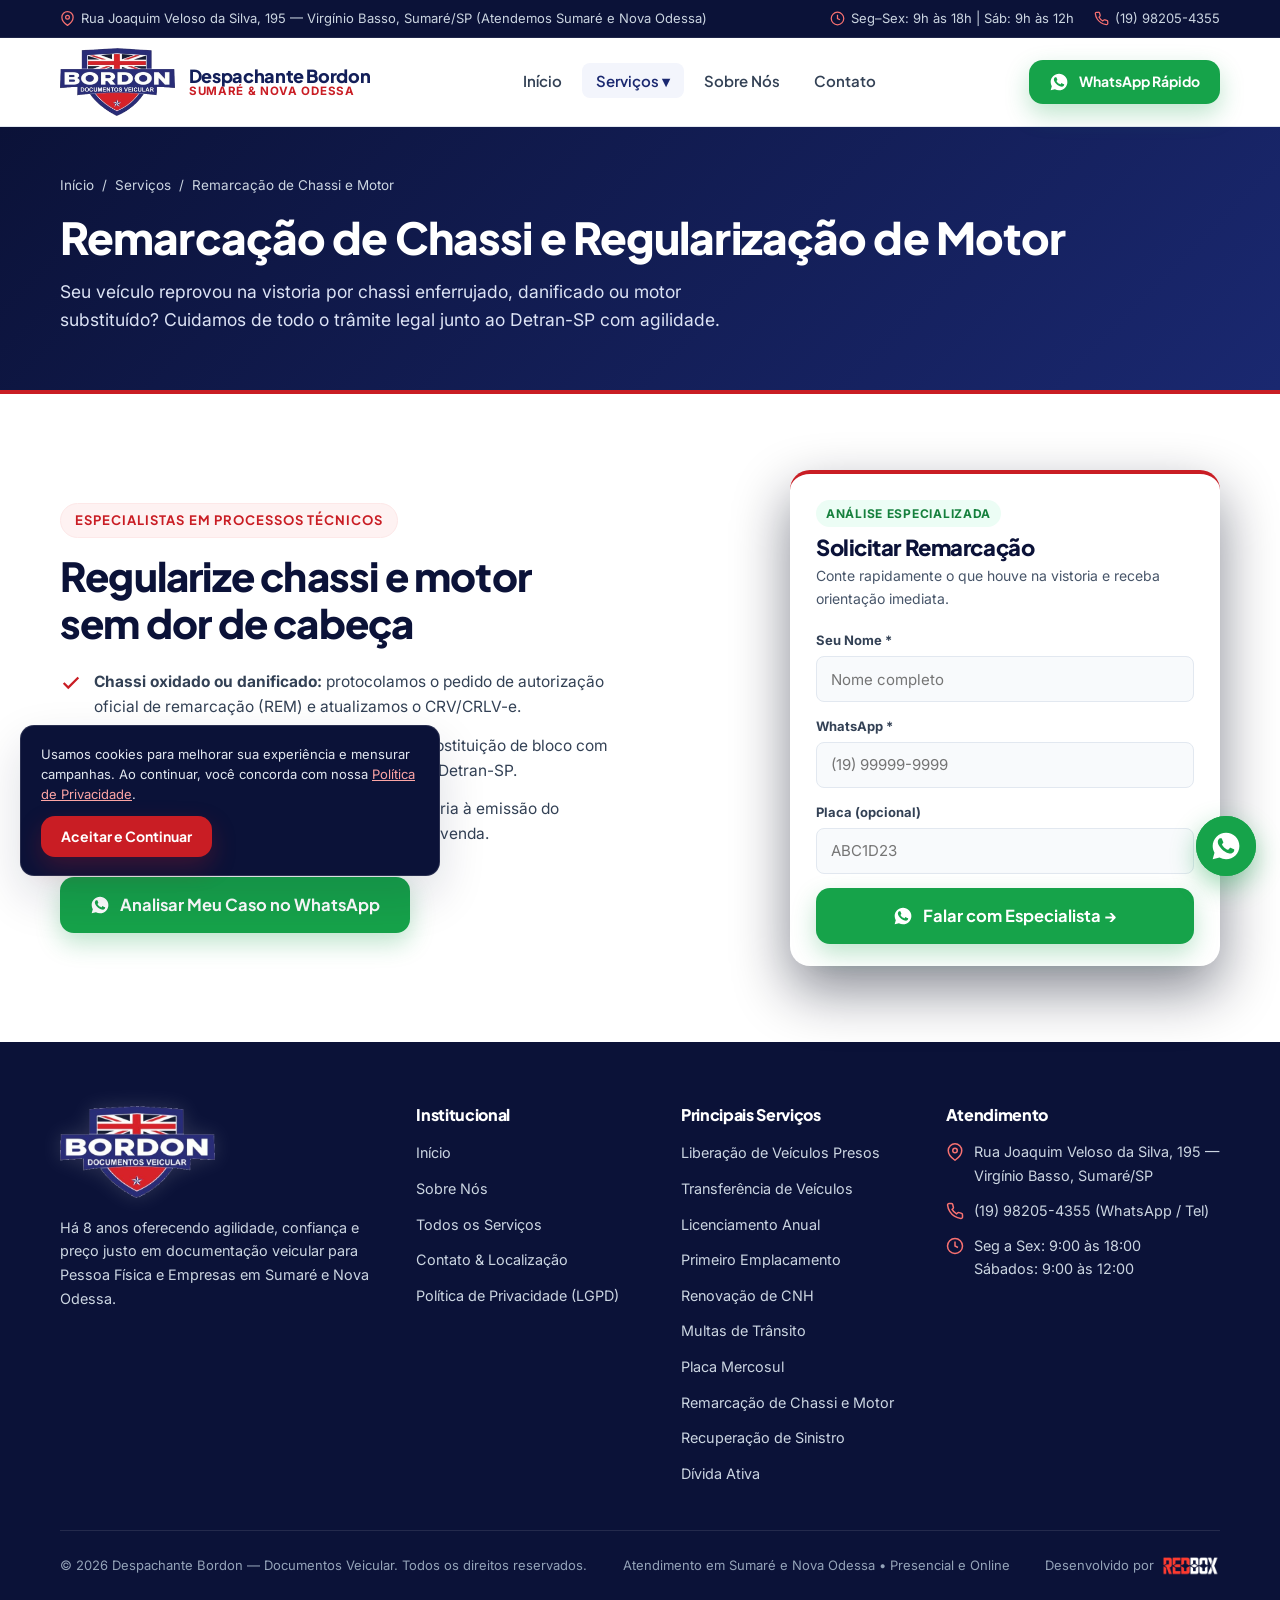
<file: servicos/remarcacao-chassi-motor.html>
<!DOCTYPE html>
<html lang="pt-BR">
<head>
  <meta charset="UTF-8">
  <meta name="viewport" content="width=device-width, initial-scale=1.0">
  <title>Remarcação de Chassi e Motor em Sumaré e Nova Odessa | Despachante Bordon</title>
  <meta name="description" content="Regularização e autorização para Remarcação de Chassi e Motor (oxidação, avaria ou troca de bloco) em Sumaré e Nova Odessa. Conte com os 8 anos de experiência do Despachante Bordon.">
  <meta name="theme-color" content="#1A2870">
  <meta property="og:type" content="website">
  <meta property="og:locale" content="pt_BR">
  <meta property="og:site_name" content="Despachante Bordon">
  <meta property="og:title" content="Remarcação de Chassi e Motor em Sumaré e Nova Odessa | Despachante Bordon">
  <meta property="og:description" content="Regularização e autorização para Remarcação de Chassi e Motor (oxidação, avaria ou troca de bloco) em Sumaré e Nova Odessa. Conte com os 8 anos de experiência do Despachante Bordon.">
  <meta property="og:image" content="https://despachante-bordon.vercel.app/assets/img/og-despachante-bordon.jpg?v=2">
  <meta property="og:image:width" content="1024">
  <meta property="og:image:height" content="576">
  <meta name="twitter:card" content="summary_large_image">
  <meta name="twitter:image" content="https://despachante-bordon.vercel.app/assets/img/og-despachante-bordon.jpg?v=2">
  <link rel="preconnect" href="https://fonts.googleapis.com">
  <link rel="preconnect" href="https://fonts.gstatic.com" crossorigin>
  <link href="https://fonts.googleapis.com/css2?family=Inter:wght@400;500;600;700&family=Plus+Jakarta+Sans:wght@600;700;800&display=swap" rel="stylesheet">
  <link rel="icon" href="/favicon.ico" sizes="any">
  <link rel="shortcut icon" href="/favicon.ico">
  <link rel="icon" type="image/png" href="https://despachante-bordon.vercel.app/assets/img/logo-bordon.png">
  <link rel="apple-touch-icon" sizes="180x180" href="https://despachante-bordon.vercel.app/assets/img/apple-touch-icon.png">
  <link rel="stylesheet" href="../assets/css/styles.css">
</head>
<body>
  <a href="#conteudo" class="skip-link">Pular para o conteúdo principal</a>

  <!-- Top Bar Local -->
  <div class="topbar">
    <div class="container topbar-inner">
      <div class="topbar-group">
        <span class="topbar-item">
          <svg viewBox="0 0 24 24" fill="none" stroke="currentColor" stroke-width="2" aria-hidden="true"><path d="M21 10c0 7-9 13-9 13s-9-6-9-13a9 9 0 0 1 18 0z"/><circle cx="12" cy="10" r="3"/></svg>
          Rua Joaquim Veloso da Silva, 195 — Virgínio Basso, Sumaré/SP (Atendemos Sumaré e Nova Odessa)
        </span>
      </div>
      <div class="topbar-group">
        <span class="topbar-item">
          <svg viewBox="0 0 24 24" fill="none" stroke="currentColor" stroke-width="2" aria-hidden="true"><circle cx="12" cy="12" r="10"/><path d="M12 6v6l4 2"/></svg>
          Seg–Sex: 9h às 18h | Sáb: 9h às 12h
        </span>
        <span class="topbar-item">
          <svg viewBox="0 0 24 24" fill="none" stroke="currentColor" stroke-width="2" aria-hidden="true"><path d="M22 16.92v3a2 2 0 0 1-2.18 2 19.79 19.79 0 0 1-8.63-3.07 19.5 19.5 0 0 1-6-6 19.79 19.79 0 0 1-3.07-8.67A2 2 0 0 1 4.11 2h3a2 2 0 0 1 2 1.72c.127.96.361 1.903.7 2.81a2 2 0 0 1-.45 2.11L8.09 9.91a16 16 0 0 0 6 6l1.27-1.27a2 2 0 0 1 2.11-.45c.907.339 1.85.573 2.81.7A2 2 0 0 1 22 16.92z"/></svg>
          <a href="tel:+5519982054355" data-track="phone" data-label="topbar_phone">(19) 98205-4355</a>
        </span>
      </div>
    </div>
  </div>

  <!-- Header -->
  <header class="site-header">
    <div class="container header-inner">
      <a href="/" class="brand-logo" aria-label="Despachante Bordon — Página Inicial">
        <img src="../assets/img/logo-bordon.png" alt="Logotipo Despachante Bordon Documentos Veicular" width="115" height="68">
        <div class="brand-text">
          <span class="brand-name">Despachante Bordon</span>
          <span class="brand-sub">Sumaré &amp; Nova Odessa</span>
        </div>
      </a>

      <nav class="nav-desktop" aria-label="Navegação Principal">
        <ul class="nav-links">
          <li><a href="/" class="nav-link">Início</a></li>
          <li class="nav-dropdown">
            <a href="/servicos" class="nav-link active">Serviços ▾</a>
            <div class="nav-dropdown-menu" role="menu">
              <a href="/servicos/liberacao-de-veiculos">Liberação de Veículos Presos <span class="nav-badge-urgent">Urgente</span></a>
              <a href="/servicos/transferencia-de-veiculos">Transferência de Veículos</a>
              <a href="/servicos/licenciamento">Licenciamento Anual (CRLV-e)</a>
              <a href="/servicos/primeiro-emplacamento">Primeiro Emplacamento</a>
              <a href="/servicos/renovacao-cnh">Renovação de CNH</a>
              <a href="/servicos/multas">Multas de Trânsito</a>
              <a href="/servicos/placa-mercosul">Placa Mercosul</a>
              <a href="/servicos/remarcacao-chassi-motor">Remarcação de Chassi e Motor</a>
              <a href="/servicos/recuperacao-de-sinistro">Recuperação de Sinistro</a>
              <a href="/servicos/divida-ativa">Dívida Ativa &amp; Débitos</a>
              <a href="/servicos">Ver todos os serviços →</a>
            </div>
          </li>
          <li><a href="/sobre" class="nav-link">Sobre Nós</a></li>
          <li><a href="/contato" class="nav-link">Contato</a></li>
        </ul>
      </nav>

      <div class="header-actions">
        <a href="https://wa.me/5519982054355?text=Ol%C3%A1%2C%20Despachante%20Bordon!%20Gostaria%20de%20um%20or%C3%A7amento%20para%20meu%20ve%C3%ADculo."
           target="_blank" rel="noopener noreferrer"
           class="btn btn-wa btn-sm"
           data-track="whatsapp" data-label="header_cta" data-service="geral">
          <svg viewBox="0 0 24 24" fill="currentColor" aria-hidden="true"><path d="M12.031 2C6.51 2 2.02 6.49 2.02 12.01c0 1.77.46 3.5 1.34 5.02L2 22l5.12-1.34a9.98 9.98 0 0 0 4.91 1.29h.01c5.52 0 10.01-4.49 10.01-10.01S17.55 2 12.03 2zm5.82 14.13c-.25.7-1.44 1.34-1.99 1.42-.52.08-1.18.11-1.91-.12-.44-.14-1-.33-1.72-.64-3.03-1.31-5.01-4.38-5.16-4.58-.15-.2-1.23-1.64-1.23-3.13 0-1.49.78-2.22 1.06-2.52.28-.3.61-.38.81-.38.2 0 .41.01.58.01.19.01.44-.07.69.53.25.6.86 2.1.94 2.25.08.15.13.33.03.53-.1.2-.15.33-.3.5-.15.18-.32.39-.45.53-.15.15-.31.32-.13.62.18.3.79 1.3 1.69 2.11 1.16 1.03 2.14 1.35 2.44 1.5.3.15.48.13.66-.08.18-.2.76-.88.96-1.18.2-.3.41-.25.68-.15.28.1 1.77.83 2.07.98.3.15.5.23.58.35.07.13.07.73-.18 1.43z"/></svg>
          WhatsApp Rápido
        </a>
        <button class="mobile-menu-btn" type="button" aria-label="Abrir menu" aria-expanded="false" aria-controls="mobile-nav">
          <svg width="24" height="24" viewBox="0 0 24 24" fill="none" stroke="currentColor" stroke-width="2.2"><line x1="3" y1="6" x2="21" y2="6"/><line x1="3" y1="12" x2="21" y2="12"/><line x1="3" y1="18" x2="21" y2="18"/></svg>
        </button>
      </div>
    </div>
  </header>

  <!-- Mobile Navigation Drawer -->
  <nav id="mobile-nav" class="mobile-nav" aria-label="Menu Mobile">
    <div class="mobile-nav-list">
      <a href="/">Início</a>
      <a href="/servicos">Todos os Serviços</a>
      <a href="/servicos/liberacao-de-veiculos" class="sub-item">Liberação de Veículos Presos</a>
      <a href="/servicos/transferencia-de-veiculos" class="sub-item">Transferência de Veículos</a>
      <a href="/servicos/licenciamento" class="sub-item">Licenciamento Anual</a>
      <a href="/servicos/primeiro-emplacamento" class="sub-item">Primeiro Emplacamento</a>
      <a href="/servicos/renovacao-cnh" class="sub-item">Renovação de CNH</a>
      <a href="/servicos/multas" class="sub-item">Multas de Trânsito</a>
      <a href="/servicos/placa-mercosul" class="sub-item">Placa Mercosul</a>
      <a href="/servicos/remarcacao-chassi-motor" class="sub-item">Remarcação de Chassi e Motor</a>
      <a href="/servicos/recuperacao-de-sinistro" class="sub-item">Recuperação de Sinistro</a>
      <a href="/servicos/divida-ativa" class="sub-item">Dívida Ativa</a>
      <a href="/sobre">Sobre Nós (8 Anos)</a>
      <a href="/contato">Contato &amp; Endereço</a>
    </div>
    <a href="https://wa.me/5519982054355?text=Ol%C3%A1%2C%20Despachante%20Bordon!%20Preciso%20de%20atendimento."
       target="_blank" rel="noopener noreferrer"
       class="btn btn-wa btn-block" data-track="whatsapp" data-label="mobile_drawer">
      <svg viewBox="0 0 24 24" fill="currentColor" aria-hidden="true"><path d="M12.031 2C6.51 2 2.02 6.49 2.02 12.01c0 1.77.46 3.5 1.34 5.02L2 22l5.12-1.34a9.98 9.98 0 0 0 4.91 1.29h.01c5.52 0 10.01-4.49 10.01-10.01S17.55 2 12.03 2zm5.82 14.13c-.25.7-1.44 1.34-1.99 1.42-.52.08-1.18.11-1.91-.12-.44-.14-1-.33-1.72-.64-3.03-1.31-5.01-4.38-5.16-4.58-.15-.2-1.23-1.64-1.23-3.13 0-1.49.78-2.22 1.06-2.52.28-.3.61-.38.81-.38.2 0 .41.01.58.01.19.01.44-.07.69.53.25.6.86 2.1.94 2.25.08.15.13.33.03.53-.1.2-.15.33-.3.5-.15.18-.32.39-.45.53-.15.15-.31.32-.13.62.18.3.79 1.3 1.69 2.11 1.16 1.03 2.14 1.35 2.44 1.5.3.15.48.13.66-.08.18-.2.76-.88.96-1.18.2-.3.41-.25.68-.15.28.1 1.77.83 2.07.98.3.15.5.23.58.35.07.13.07.73-.18 1.43z"/></svg> Falar no WhatsApp (19) 98205-4355
    </a>
  </nav>
  <main id="conteudo">
    <section class="page-hero">
      <div class="container">
        <nav class="breadcrumb"><a href="/">Início</a> <span>/</span> <a href="/servicos">Serviços</a> <span>/</span> <span>Remarcação de Chassi e Motor</span></nav>
        <h1>Remarcação de Chassi e Regularização de Motor</h1>
        <p>Seu veículo reprovou na vistoria por chassi enferrujado, danificado ou motor substituído? Cuidamos de todo o trâmite legal junto ao Detran-SP com agilidade.</p>
      </div>
    </section>

    <section class="section">
      <div class="container split-grid">
        <div>
          <span class="eyebrow">Especialistas em Processos Técnicos</span>
          <h2 class="section-title">Regularize chassi e motor sem dor de cabeça</h2>
          <ul class="check-list">
            <li><svg viewBox="0 0 24 24" fill="none" stroke="currentColor" stroke-width="2.5"><polyline points="20 6 9 17 4 12"/></svg><span><strong>Chassi oxidado ou danificado:</strong> protocolamos o pedido de autorização oficial de remarcação (REM) e atualizamos o CRV/CRLV-e.</span></li>
            <li><svg viewBox="0 0 24 24" fill="none" stroke="currentColor" stroke-width="2.5"><polyline points="20 6 9 17 4 12"/></svg><span><strong>Troca ou cadastro de motor:</strong> regularizamos substituição de bloco com nota fiscal ou declaração conforme normas do Detran-SP.</span></li>
            <li><svg viewBox="0 0 24 24" fill="none" stroke="currentColor" stroke-width="2.5"><polyline points="20 6 9 17 4 12"/></svg><span><strong>Acompanhamento completo:</strong> do laudo de vistoria à emissão do documento definitivo apto para transferência e venda.</span></li>
          </ul>
          <a href="https://wa.me/5519982054355?text=Preciso%20de%20an%C3%A1lise%20para%20Remarca%C3%A7%C3%A3o%20de%20Chassi%20ou%20Motor." target="_blank" rel="noopener noreferrer" class="btn btn-wa btn-lg" data-track="whatsapp" data-service="remarcacao"><svg viewBox="0 0 24 24" fill="currentColor" aria-hidden="true"><path d="M12.031 2C6.51 2 2.02 6.49 2.02 12.01c0 1.77.46 3.5 1.34 5.02L2 22l5.12-1.34a9.98 9.98 0 0 0 4.91 1.29h.01c5.52 0 10.01-4.49 10.01-10.01S17.55 2 12.03 2zm5.82 14.13c-.25.7-1.44 1.34-1.99 1.42-.52.08-1.18.11-1.91-.12-.44-.14-1-.33-1.72-.64-3.03-1.31-5.01-4.38-5.16-4.58-.15-.2-1.23-1.64-1.23-3.13 0-1.49.78-2.22 1.06-2.52.28-.3.61-.38.81-.38.2 0 .41.01.58.01.19.01.44-.07.69.53.25.6.86 2.1.94 2.25.08.15.13.33.03.53-.1.2-.15.33-.3.5-.15.18-.32.39-.45.53-.15.15-.31.32-.13.62.18.3.79 1.3 1.69 2.11 1.16 1.03 2.14 1.35 2.44 1.5.3.15.48.13.66-.08.18-.2.76-.88.96-1.18.2-.3.41-.25.68-.15.28.1 1.77.83 2.07.98.3.15.5.23.58.35.07.13.07.73-.18 1.43z"/></svg> Analisar Meu Caso no WhatsApp</a>
        </div>

        <div class="lead-card">
          <div class="lead-card-header">
            <span class="lead-card-tag">Análise Especializada</span>
            <h2>Solicitar Remarcação</h2>
            <p>Conte rapidamente o que houve na vistoria e receba orientação imediata.</p>
          </div>
          <form data-bordon-form="lp_remarcacao">
            <input type="hidden" name="servico" value="Remarcação de Chassi e Motor">
            <div class="form-group"><label class="form-label" for="r-nome">Seu Nome *</label><input class="form-control" type="text" id="r-nome" name="nome" required placeholder="Nome completo"></div>
            <div class="form-group"><label class="form-label" for="r-tel">WhatsApp *</label><input class="form-control" type="tel" id="r-tel" name="telefone" required placeholder="(19) 99999-9999"></div>
            <div class="form-group"><label class="form-label" for="r-placa">Placa (opcional)</label><input class="form-control" type="text" id="r-placa" name="placa" placeholder="ABC1D23" maxlength="8"></div>
            <button type="submit" class="btn btn-wa btn-block btn-lg"><svg viewBox="0 0 24 24" fill="currentColor" aria-hidden="true"><path d="M12.031 2C6.51 2 2.02 6.49 2.02 12.01c0 1.77.46 3.5 1.34 5.02L2 22l5.12-1.34a9.98 9.98 0 0 0 4.91 1.29h.01c5.52 0 10.01-4.49 10.01-10.01S17.55 2 12.03 2zm5.82 14.13c-.25.7-1.44 1.34-1.99 1.42-.52.08-1.18.11-1.91-.12-.44-.14-1-.33-1.72-.64-3.03-1.31-5.01-4.38-5.16-4.58-.15-.2-1.23-1.64-1.23-3.13 0-1.49.78-2.22 1.06-2.52.28-.3.61-.38.81-.38.2 0 .41.01.58.01.19.01.44-.07.69.53.25.6.86 2.1.94 2.25.08.15.13.33.03.53-.1.2-.15.33-.3.5-.15.18-.32.39-.45.53-.15.15-.31.32-.13.62.18.3.79 1.3 1.69 2.11 1.16 1.03 2.14 1.35 2.44 1.5.3.15.48.13.66-.08.18-.2.76-.88.96-1.18.2-.3.41-.25.68-.15.28.1 1.77.83 2.07.98.3.15.5.23.58.35.07.13.07.73-.18 1.43z"/></svg> Falar com Especialista →</button>
            <div class="form-feedback" aria-live="polite"></div>
          </form>
        </div>
      </div>
    </section>
  </main>

  <!-- FOOTER -->
  <footer class="site-footer">
    <div class="container">
      <div class="footer-grid">
        <div>
          <a href="/" class="footer-logo" aria-label="Despachante Bordon">
            <img src="../assets/img/logo-bordon.png" alt="Logotipo Despachante Bordon" width="155" height="92" loading="lazy">
          </a>
          <p style="font-size: 0.9rem; line-height: 1.65; color: #CBD5E1;">
            Há 8 anos oferecendo agilidade, confiança e preço justo em documentação veicular para Pessoa Física e Empresas em Sumaré e Nova Odessa.
          </p>
        </div>

        <div class="footer-col">
          <h4>Institucional</h4>
          <ul class="footer-links">
            <li><a href="/">Início</a></li>
            <li><a href="/sobre">Sobre Nós</a></li>
            <li><a href="/servicos">Todos os Serviços</a></li>
            <li><a href="/contato">Contato &amp; Localização</a></li>
            <li><a href="/politica-de-privacidade">Política de Privacidade (LGPD)</a></li>
          </ul>
        </div>

        <div class="footer-col">
          <h4>Principais Serviços</h4>
          <ul class="footer-links">
            <li><a href="/servicos/liberacao-de-veiculos">Liberação de Veículos Presos</a></li>
            <li><a href="/servicos/transferencia-de-veiculos">Transferência de Veículos</a></li>
            <li><a href="/servicos/licenciamento">Licenciamento Anual</a></li>
            <li><a href="/servicos/primeiro-emplacamento">Primeiro Emplacamento</a></li>
            <li><a href="/servicos/renovacao-cnh">Renovação de CNH</a></li>
            <li><a href="/servicos/multas">Multas de Trânsito</a></li>
            <li><a href="/servicos/placa-mercosul">Placa Mercosul</a></li>
            <li><a href="/servicos/remarcacao-chassi-motor">Remarcação de Chassi e Motor</a></li>
            <li><a href="/servicos/recuperacao-de-sinistro">Recuperação de Sinistro</a></li>
            <li><a href="/servicos/divida-ativa">Dívida Ativa</a></li>
          </ul>
        </div>

        <div class="footer-col">
          <h4>Atendimento</h4>
          <div class="footer-contact-item">
            <svg viewBox="0 0 24 24" fill="none" stroke="currentColor" stroke-width="2" aria-hidden="true"><path d="M21 10c0 7-9 13-9 13s-9-6-9-13a9 9 0 0 1 18 0z"/><circle cx="12" cy="10" r="3"/></svg>
            <span>Rua Joaquim Veloso da Silva, 195 — Virgínio Basso, Sumaré/SP</span>
          </div>
          <div class="footer-contact-item">
            <svg viewBox="0 0 24 24" fill="none" stroke="currentColor" stroke-width="2" aria-hidden="true"><path d="M22 16.92v3a2 2 0 0 1-2.18 2 19.79 19.79 0 0 1-8.63-3.07 19.5 19.5 0 0 1-6-6 19.79 19.79 0 0 1-3.07-8.67A2 2 0 0 1 4.11 2h3a2 2 0 0 1 2 1.72c.127.96.361 1.903.7 2.81a2 2 0 0 1-.45 2.11L8.09 9.91a16 16 0 0 0 6 6l1.27-1.27a2 2 0 0 1 2.11-.45c.907.339 1.85.573 2.81.7A2 2 0 0 1 22 16.92z"/></svg>
            <a href="tel:+5519982054355" data-track="phone" data-label="footer_phone">(19) 98205-4355 (WhatsApp / Tel)</a>
          </div>
          <div class="footer-contact-item">
            <svg viewBox="0 0 24 24" fill="none" stroke="currentColor" stroke-width="2" aria-hidden="true"><circle cx="12" cy="12" r="10"/><path d="M12 6v6l4 2"/></svg>
            <span>Seg a Sex: 9:00 às 18:00<br>Sábados: 9:00 às 12:00</span>
          </div>
        </div>
      </div>

      <div class="footer-bottom">
        <span>© 2026 Despachante Bordon — Documentos Veicular. Todos os direitos reservados.</span>
        <span>Atendimento em Sumaré e Nova Odessa • Presencial e Online</span>
        <div class="footer-dev">
          <span>Desenvolvido por</span>
          <a href="https://redboxmkt.com.br" target="_blank" rel="noopener noreferrer" aria-label="Agência Redbox - Marketing Digital" title="Agência Redbox">
            <img src="../assets/img/logo-redbox.png" alt="Agência Redbox" width="76" height="26">
          </a>
        </div>
      </div>
    </div>
  </footer>

  <!-- Botão Flutuante WhatsApp Pulsante (Somente Ícone) -->
  <a href="https://wa.me/5519982054355?text=Ol%C3%A1%2C%20Despachante%20Bordon!%20Gostaria%20de%20um%20atendimento."
     target="_blank" rel="noopener noreferrer"
     class="wa-float"
     aria-label="Falar no WhatsApp com Despachante Bordon"
     title="Falar no WhatsApp"
     data-track="whatsapp" data-label="floating_button">
    <svg viewBox="0 0 24 24" fill="currentColor" aria-hidden="true"><path d="M12.031 2C6.51 2 2.02 6.49 2.02 12.01c0 1.77.46 3.5 1.34 5.02L2 22l5.12-1.34a9.98 9.98 0 0 0 4.91 1.29h.01c5.52 0 10.01-4.49 10.01-10.01S17.55 2 12.03 2zm5.82 14.13c-.25.7-1.44 1.34-1.99 1.42-.52.08-1.18.11-1.91-.12-.44-.14-1-.33-1.72-.64-3.03-1.31-5.01-4.38-5.16-4.58-.15-.2-1.23-1.64-1.23-3.13 0-1.49.78-2.22 1.06-2.52.28-.3.61-.38.81-.38.2 0 .41.01.58.01.19.01.44-.07.69.53.25.6.86 2.1.94 2.25.08.15.13.33.03.53-.1.2-.15.33-.3.5-.15.18-.32.39-.45.53-.15.15-.31.32-.13.62.18.3.79 1.3 1.69 2.11 1.16 1.03 2.14 1.35 2.44 1.5.3.15.48.13.66-.08.18-.2.76-.88.96-1.18.2-.3.41-.25.68-.15.28.1 1.77.83 2.07.98.3.15.5.23.58.35.07.13.07.73-.18 1.43z"/></svg>
  </a>

  <!-- Banner LGPD -->
  <div id="cookie-banner" class="cookie-banner" role="dialog" aria-label="Aviso de Privacidade e Cookies">
    <p>Usamos cookies para melhorar sua experiência e mensurar campanhas. Ao continuar, você concorda com nossa <a href="/politica-de-privacidade">Política de Privacidade</a>.</p>
    <div class="cookie-actions">
      <button id="cookie-accept" type="button" class="btn btn-red btn-sm">Aceitar e Continuar</button>
    </div>
  </div>

  <script src="../assets/js/main.js" defer></script>
</body>
</html>
</file>
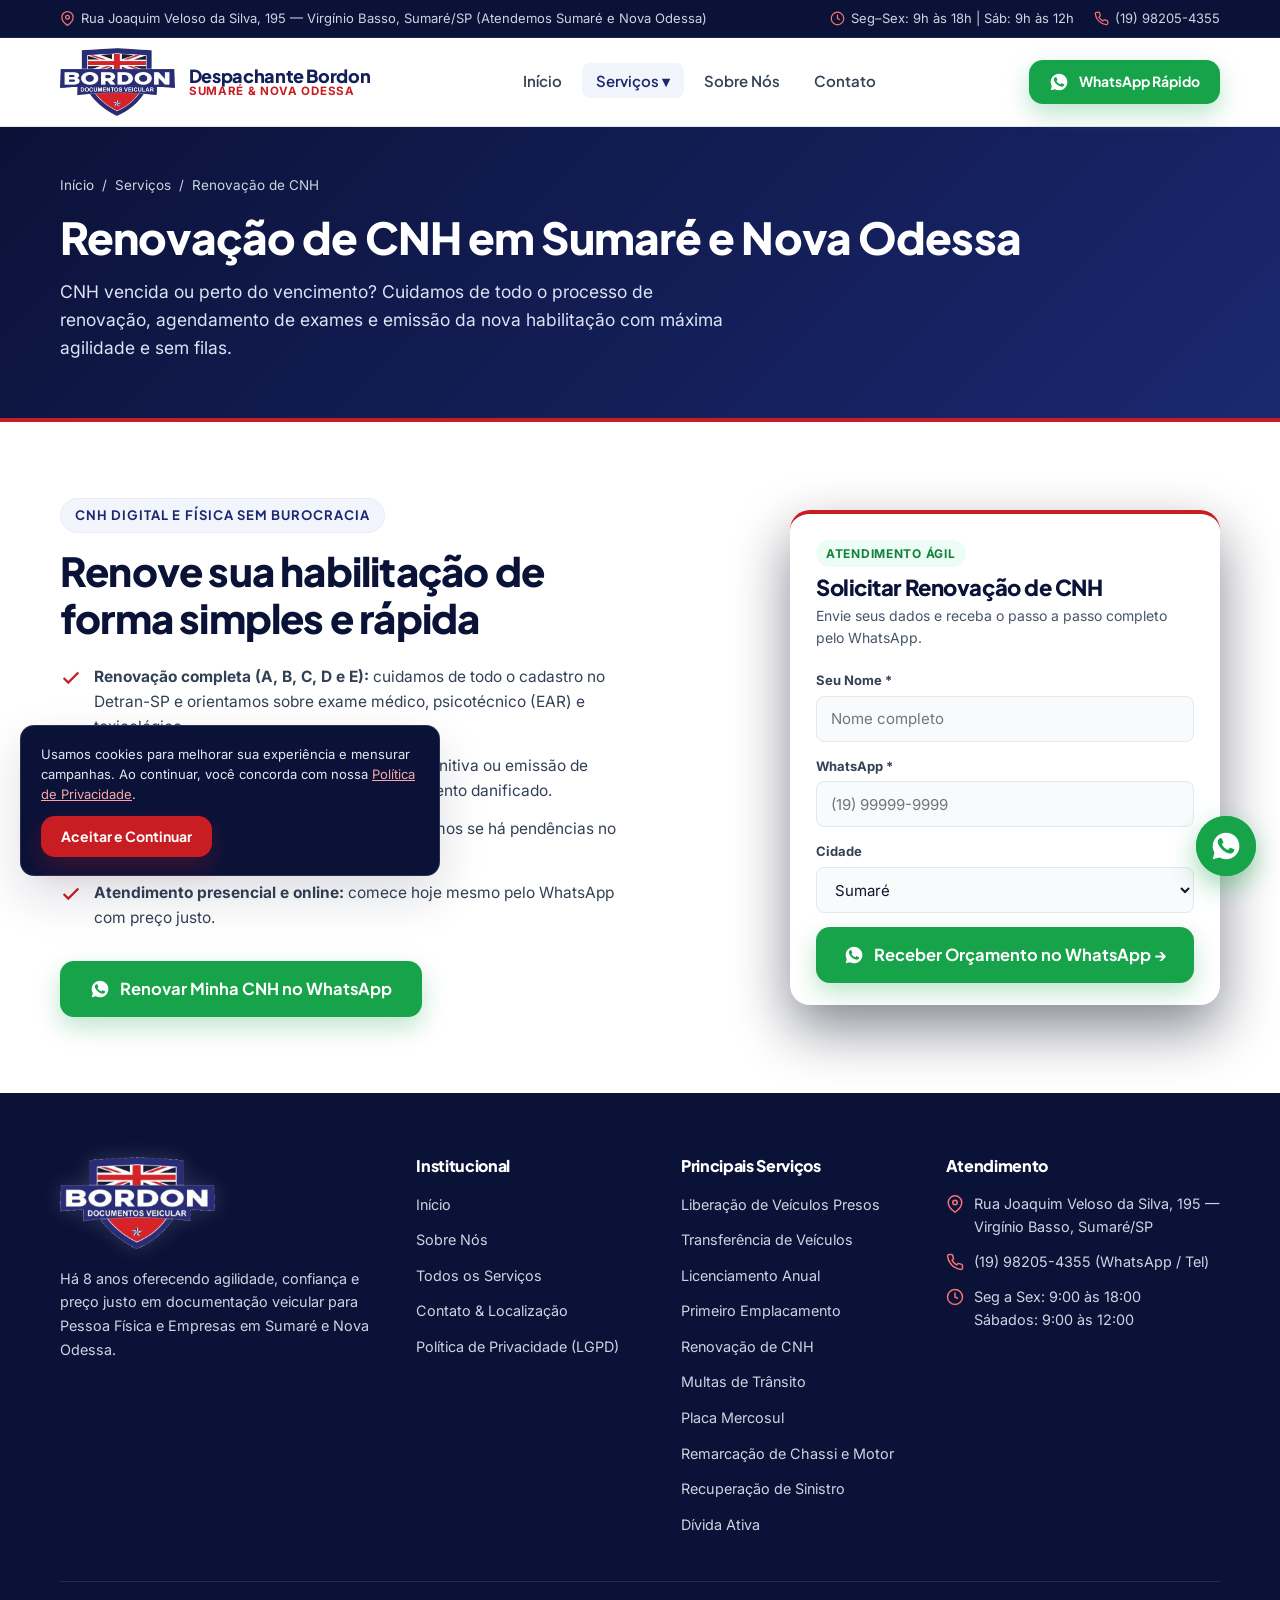
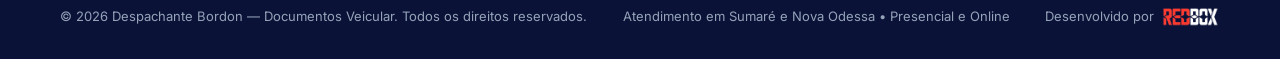
<file: servicos/renovacao-cnh.html>
<!DOCTYPE html>
<html lang="pt-BR">
<head>
  <meta charset="UTF-8">
  <meta name="viewport" content="width=device-width, initial-scale=1.0">
  <title>Renovação de CNH em Sumaré e Nova Odessa | Despachante Bordon</title>
  <meta name="description" content="Despachante em Sumaré e Nova Odessa para Renovação de CNH rápida e sem filas. Agendamento de exame médico, toxicológico, 2ª via e CNH definitiva.">
  <meta name="theme-color" content="#1A2870">
  <meta property="og:type" content="website">
  <meta property="og:locale" content="pt_BR">
  <meta property="og:site_name" content="Despachante Bordon">
  <meta property="og:title" content="Renovação de CNH em Sumaré e Nova Odessa | Despachante Bordon">
  <meta property="og:description" content="Renove sua CNH com agilidade, confiança e preço justo em Sumaré e Nova Odessa. Atendimento presencial e online.">
  <meta property="og:image" content="https://despachante-bordon.vercel.app/assets/img/og-despachante-bordon.jpg?v=2">
  <meta property="og:image:width" content="1024">
  <meta property="og:image:height" content="576">
  <meta name="twitter:card" content="summary_large_image">
  <meta name="twitter:image" content="https://despachante-bordon.vercel.app/assets/img/og-despachante-bordon.jpg?v=2">
  <link rel="preconnect" href="https://fonts.googleapis.com">
  <link rel="preconnect" href="https://fonts.gstatic.com" crossorigin>
  <link href="https://fonts.googleapis.com/css2?family=Inter:wght@400;500;600;700&family=Plus+Jakarta+Sans:wght@600;700;800&display=swap" rel="stylesheet">
  <link rel="icon" href="/favicon.ico" sizes="any">
  <link rel="shortcut icon" href="/favicon.ico">
  <link rel="icon" type="image/png" href="https://despachante-bordon.vercel.app/assets/img/logo-bordon.png">
  <link rel="apple-touch-icon" sizes="180x180" href="https://despachante-bordon.vercel.app/assets/img/apple-touch-icon.png">
  <link rel="stylesheet" href="../assets/css/styles.css">
</head>
<body>
  <a href="#conteudo" class="skip-link">Pular para o conteúdo principal</a>

  <!-- Top Bar Local -->
  <div class="topbar">
    <div class="container topbar-inner">
      <div class="topbar-group">
        <span class="topbar-item">
          <svg viewBox="0 0 24 24" fill="none" stroke="currentColor" stroke-width="2" aria-hidden="true"><path d="M21 10c0 7-9 13-9 13s-9-6-9-13a9 9 0 0 1 18 0z"/><circle cx="12" cy="10" r="3"/></svg>
          Rua Joaquim Veloso da Silva, 195 — Virgínio Basso, Sumaré/SP (Atendemos Sumaré e Nova Odessa)
        </span>
      </div>
      <div class="topbar-group">
        <span class="topbar-item">
          <svg viewBox="0 0 24 24" fill="none" stroke="currentColor" stroke-width="2" aria-hidden="true"><circle cx="12" cy="12" r="10"/><path d="M12 6v6l4 2"/></svg>
          Seg–Sex: 9h às 18h | Sáb: 9h às 12h
        </span>
        <span class="topbar-item">
          <svg viewBox="0 0 24 24" fill="none" stroke="currentColor" stroke-width="2" aria-hidden="true"><path d="M22 16.92v3a2 2 0 0 1-2.18 2 19.79 19.79 0 0 1-8.63-3.07 19.5 19.5 0 0 1-6-6 19.79 19.79 0 0 1-3.07-8.67A2 2 0 0 1 4.11 2h3a2 2 0 0 1 2 1.72c.127.96.361 1.903.7 2.81a2 2 0 0 1-.45 2.11L8.09 9.91a16 16 0 0 0 6 6l1.27-1.27a2 2 0 0 1 2.11-.45c.907.339 1.85.573 2.81.7A2 2 0 0 1 22 16.92z"/></svg>
          <a href="tel:+5519982054355" data-track="phone" data-label="topbar_phone">(19) 98205-4355</a>
        </span>
      </div>
    </div>
  </div>

  <!-- Header -->
  <header class="site-header">
    <div class="container header-inner">
      <a href="/" class="brand-logo" aria-label="Despachante Bordon — Página Inicial">
        <img src="../assets/img/logo-bordon.png" alt="Logotipo Despachante Bordon Documentos Veicular" width="115" height="68">
        <div class="brand-text">
          <span class="brand-name">Despachante Bordon</span>
          <span class="brand-sub">Sumaré &amp; Nova Odessa</span>
        </div>
      </a>

      <nav class="nav-desktop" aria-label="Navegação Principal">
        <ul class="nav-links">
          <li><a href="/" class="nav-link">Início</a></li>
          <li class="nav-dropdown">
            <a href="/servicos" class="nav-link active">Serviços ▾</a>
            <div class="nav-dropdown-menu" role="menu">
              <a href="/servicos/liberacao-de-veiculos">Liberação de Veículos Presos <span class="nav-badge-urgent">Urgente</span></a>
              <a href="/servicos/transferencia-de-veiculos">Transferência de Veículos</a>
              <a href="/servicos/licenciamento">Licenciamento Anual (CRLV-e)</a>
              <a href="/servicos/primeiro-emplacamento">Primeiro Emplacamento</a>
              <a href="/servicos/renovacao-cnh">Renovação de CNH</a>
              <a href="/servicos/multas">Multas de Trânsito</a>
              <a href="/servicos/placa-mercosul">Placa Mercosul</a>
              <a href="/servicos/remarcacao-chassi-motor">Remarcação de Chassi e Motor</a>
              <a href="/servicos/recuperacao-de-sinistro">Recuperação de Sinistro</a>
              <a href="/servicos/divida-ativa">Dívida Ativa &amp; Débitos</a>
              <a href="/servicos">Ver todos os serviços →</a>
            </div>
          </li>
          <li><a href="/sobre" class="nav-link">Sobre Nós</a></li>
          <li><a href="/contato" class="nav-link">Contato</a></li>
        </ul>
      </nav>

      <div class="header-actions">
        <a href="https://wa.me/5519982054355?text=Ol%C3%A1%2C%20Despachante%20Bordon!%20Gostaria%20de%20um%20or%C3%A7amento%20para%20meu%20ve%C3%ADculo."
           target="_blank" rel="noopener noreferrer"
           class="btn btn-wa btn-sm"
           data-track="whatsapp" data-label="header_cta" data-service="geral">
          <svg viewBox="0 0 24 24" fill="currentColor" aria-hidden="true"><path d="M12.031 2C6.51 2 2.02 6.49 2.02 12.01c0 1.77.46 3.5 1.34 5.02L2 22l5.12-1.34a9.98 9.98 0 0 0 4.91 1.29h.01c5.52 0 10.01-4.49 10.01-10.01S17.55 2 12.03 2zm5.82 14.13c-.25.7-1.44 1.34-1.99 1.42-.52.08-1.18.11-1.91-.12-.44-.14-1-.33-1.72-.64-3.03-1.31-5.01-4.38-5.16-4.58-.15-.2-1.23-1.64-1.23-3.13 0-1.49.78-2.22 1.06-2.52.28-.3.61-.38.81-.38.2 0 .41.01.58.01.19.01.44-.07.69.53.25.6.86 2.1.94 2.25.08.15.13.33.03.53-.1.2-.15.33-.3.5-.15.18-.32.39-.45.53-.15.15-.31.32-.13.62.18.3.79 1.3 1.69 2.11 1.16 1.03 2.14 1.35 2.44 1.5.3.15.48.13.66-.08.18-.2.76-.88.96-1.18.2-.3.41-.25.68-.15.28.1 1.77.83 2.07.98.3.15.5.23.58.35.07.13.07.73-.18 1.43z"/></svg>
          WhatsApp Rápido
        </a>
        <button class="mobile-menu-btn" type="button" aria-label="Abrir menu" aria-expanded="false" aria-controls="mobile-nav">
          <svg width="24" height="24" viewBox="0 0 24 24" fill="none" stroke="currentColor" stroke-width="2.2"><line x1="3" y1="6" x2="21" y2="6"/><line x1="3" y1="12" x2="21" y2="12"/><line x1="3" y1="18" x2="21" y2="18"/></svg>
        </button>
      </div>
    </div>
  </header>

  <!-- Mobile Navigation Drawer -->
  <nav id="mobile-nav" class="mobile-nav" aria-label="Menu Mobile">
    <div class="mobile-nav-list">
      <a href="/">Início</a>
      <a href="/servicos">Todos os Serviços</a>
      <a href="/servicos/liberacao-de-veiculos" class="sub-item">Liberação de Veículos Presos</a>
      <a href="/servicos/transferencia-de-veiculos" class="sub-item">Transferência de Veículos</a>
      <a href="/servicos/licenciamento" class="sub-item">Licenciamento Anual</a>
      <a href="/servicos/primeiro-emplacamento" class="sub-item">Primeiro Emplacamento</a>
      <a href="/servicos/renovacao-cnh" class="sub-item">Renovação de CNH</a>
      <a href="/servicos/multas" class="sub-item">Multas de Trânsito</a>
      <a href="/servicos/placa-mercosul" class="sub-item">Placa Mercosul</a>
      <a href="/servicos/remarcacao-chassi-motor" class="sub-item">Remarcação de Chassi e Motor</a>
      <a href="/servicos/recuperacao-de-sinistro" class="sub-item">Recuperação de Sinistro</a>
      <a href="/servicos/divida-ativa" class="sub-item">Dívida Ativa</a>
      <a href="/sobre">Sobre Nós (8 Anos)</a>
      <a href="/contato">Contato &amp; Endereço</a>
    </div>
    <a href="https://wa.me/5519982054355?text=Ol%C3%A1%2C%20Despachante%20Bordon!%20Preciso%20de%20atendimento."
       target="_blank" rel="noopener noreferrer"
       class="btn btn-wa btn-block" data-track="whatsapp" data-label="mobile_drawer">
      <svg viewBox="0 0 24 24" fill="currentColor" aria-hidden="true"><path d="M12.031 2C6.51 2 2.02 6.49 2.02 12.01c0 1.77.46 3.5 1.34 5.02L2 22l5.12-1.34a9.98 9.98 0 0 0 4.91 1.29h.01c5.52 0 10.01-4.49 10.01-10.01S17.55 2 12.03 2zm5.82 14.13c-.25.7-1.44 1.34-1.99 1.42-.52.08-1.18.11-1.91-.12-.44-.14-1-.33-1.72-.64-3.03-1.31-5.01-4.38-5.16-4.58-.15-.2-1.23-1.64-1.23-3.13 0-1.49.78-2.22 1.06-2.52.28-.3.61-.38.81-.38.2 0 .41.01.58.01.19.01.44-.07.69.53.25.6.86 2.1.94 2.25.08.15.13.33.03.53-.1.2-.15.33-.3.5-.15.18-.32.39-.45.53-.15.15-.31.32-.13.62.18.3.79 1.3 1.69 2.11 1.16 1.03 2.14 1.35 2.44 1.5.3.15.48.13.66-.08.18-.2.76-.88.96-1.18.2-.3.41-.25.68-.15.28.1 1.77.83 2.07.98.3.15.5.23.58.35.07.13.07.73-.18 1.43z"/></svg> Falar no WhatsApp (19) 98205-4355
    </a>
  </nav>
  <main id="conteudo">
    <section class="page-hero">
      <div class="container">
        <nav class="breadcrumb" aria-label="Breadcrumb">
          <a href="/">Início</a> <span>/</span> <a href="/servicos">Serviços</a> <span>/</span> <span>Renovação de CNH</span>
        </nav>
        <h1>Renovação de CNH em Sumaré e Nova Odessa</h1>
        <p>CNH vencida ou perto do vencimento? Cuidamos de todo o processo de renovação, agendamento de exames e emissão da nova habilitação com máxima agilidade e sem filas.</p>
      </div>
    </section>

    <section class="section">
      <div class="container split-grid">
        <div>
          <span class="eyebrow eyebrow-navy">CNH Digital e Física sem Burocracia</span>
          <h2 class="section-title">Renove sua habilitação de forma simples e rápida</h2>
          <ul class="check-list">
            <li><svg viewBox="0 0 24 24" fill="none" stroke="currentColor" stroke-width="2.5"><polyline points="20 6 9 17 4 12"/></svg><span><strong>Renovação completa (A, B, C, D e E):</strong> cuidamos de todo o cadastro no Detran-SP e orientamos sobre exame médico, psicotécnico (EAR) e toxicológico.</span></li>
            <li><svg viewBox="0 0 24 24" fill="none" stroke="currentColor" stroke-width="2.5"><polyline points="20 6 9 17 4 12"/></svg><span><strong>CNH Definitiva e 2ª Via:</strong> troca da PPD pela definitiva ou emissão de segunda via em caso de perda, furto ou documento danificado.</span></li>
            <li><svg viewBox="0 0 24 24" fill="none" stroke="currentColor" stroke-width="2.5"><polyline points="20 6 9 17 4 12"/></svg><span><strong>Verificação de bloqueios e pontuação:</strong> checamos se há pendências no prontuário antes de iniciar o processo.</span></li>
            <li><svg viewBox="0 0 24 24" fill="none" stroke="currentColor" stroke-width="2.5"><polyline points="20 6 9 17 4 12"/></svg><span><strong>Atendimento presencial e online:</strong> comece hoje mesmo pelo WhatsApp com preço justo.</span></li>
          </ul>
          <a href="https://wa.me/5519982054355?text=Ol%C3%A1%2C%20quero%20fazer%20a%20Renova%C3%A7%C3%A3o%20da%20minha%20CNH." target="_blank" rel="noopener noreferrer" class="btn btn-wa btn-lg" data-track="whatsapp" data-service="renovacao_cnh">
            <svg viewBox="0 0 24 24" fill="currentColor" aria-hidden="true"><path d="M12.031 2C6.51 2 2.02 6.49 2.02 12.01c0 1.77.46 3.5 1.34 5.02L2 22l5.12-1.34a9.98 9.98 0 0 0 4.91 1.29h.01c5.52 0 10.01-4.49 10.01-10.01S17.55 2 12.03 2zm5.82 14.13c-.25.7-1.44 1.34-1.99 1.42-.52.08-1.18.11-1.91-.12-.44-.14-1-.33-1.72-.64-3.03-1.31-5.01-4.38-5.16-4.58-.15-.2-1.23-1.64-1.23-3.13 0-1.49.78-2.22 1.06-2.52.28-.3.61-.38.81-.38.2 0 .41.01.58.01.19.01.44-.07.69.53.25.6.86 2.1.94 2.25.08.15.13.33.03.53-.1.2-.15.33-.3.5-.15.18-.32.39-.45.53-.15.15-.31.32-.13.62.18.3.79 1.3 1.69 2.11 1.16 1.03 2.14 1.35 2.44 1.5.3.15.48.13.66-.08.18-.2.76-.88.96-1.18.2-.3.41-.25.68-.15.28.1 1.77.83 2.07.98.3.15.5.23.58.35.07.13.07.73-.18 1.43z"/></svg>
            Renovar Minha CNH no WhatsApp
          </a>
        </div>

        <div class="lead-card">
          <div class="lead-card-header">
            <span class="lead-card-tag">Atendimento Ágil</span>
            <h2>Solicitar Renovação de CNH</h2>
            <p>Envie seus dados e receba o passo a passo completo pelo WhatsApp.</p>
          </div>
          <form data-bordon-form="lp_renovacao_cnh">
            <input type="hidden" name="servico" value="Renovação de CNH">
            <div class="form-group"><label class="form-label" for="cnh-nome">Seu Nome *</label><input class="form-control" type="text" id="cnh-nome" name="nome" required placeholder="Nome completo"></div>
            <div class="form-group"><label class="form-label" for="cnh-tel">WhatsApp *</label><input class="form-control" type="tel" id="cnh-tel" name="telefone" required placeholder="(19) 99999-9999"></div>
            <div class="form-group"><label class="form-label" for="cnh-cidade">Cidade</label><select class="form-control" id="cnh-cidade" name="cidade"><option value="Sumaré">Sumaré</option><option value="Nova Odessa">Nova Odessa</option><option value="Outra cidade">Outra cidade</option></select></div>
            <button type="submit" class="btn btn-wa btn-block btn-lg">
              <svg viewBox="0 0 24 24" fill="currentColor" aria-hidden="true"><path d="M12.031 2C6.51 2 2.02 6.49 2.02 12.01c0 1.77.46 3.5 1.34 5.02L2 22l5.12-1.34a9.98 9.98 0 0 0 4.91 1.29h.01c5.52 0 10.01-4.49 10.01-10.01S17.55 2 12.03 2zm5.82 14.13c-.25.7-1.44 1.34-1.99 1.42-.52.08-1.18.11-1.91-.12-.44-.14-1-.33-1.72-.64-3.03-1.31-5.01-4.38-5.16-4.58-.15-.2-1.23-1.64-1.23-3.13 0-1.49.78-2.22 1.06-2.52.28-.3.61-.38.81-.38.2 0 .41.01.58.01.19.01.44-.07.69.53.25.6.86 2.1.94 2.25.08.15.13.33.03.53-.1.2-.15.33-.3.5-.15.18-.32.39-.45.53-.15.15-.31.32-.13.62.18.3.79 1.3 1.69 2.11 1.16 1.03 2.14 1.35 2.44 1.5.3.15.48.13.66-.08.18-.2.76-.88.96-1.18.2-.3.41-.25.68-.15.28.1 1.77.83 2.07.98.3.15.5.23.58.35.07.13.07.73-.18 1.43z"/></svg>
              Receber Orçamento no WhatsApp →
            </button>
            <div class="form-feedback" aria-live="polite"></div>
          </form>
        </div>
      </div>
    </section>
  </main>

  <!-- FOOTER -->
  <footer class="site-footer">
    <div class="container">
      <div class="footer-grid">
        <div>
          <a href="/" class="footer-logo" aria-label="Despachante Bordon">
            <img src="../assets/img/logo-bordon.png" alt="Logotipo Despachante Bordon" width="155" height="92" loading="lazy">
          </a>
          <p style="font-size: 0.9rem; line-height: 1.65; color: #CBD5E1;">
            Há 8 anos oferecendo agilidade, confiança e preço justo em documentação veicular para Pessoa Física e Empresas em Sumaré e Nova Odessa.
          </p>
        </div>

        <div class="footer-col">
          <h4>Institucional</h4>
          <ul class="footer-links">
            <li><a href="/">Início</a></li>
            <li><a href="/sobre">Sobre Nós</a></li>
            <li><a href="/servicos">Todos os Serviços</a></li>
            <li><a href="/contato">Contato &amp; Localização</a></li>
            <li><a href="/politica-de-privacidade">Política de Privacidade (LGPD)</a></li>
          </ul>
        </div>

        <div class="footer-col">
          <h4>Principais Serviços</h4>
          <ul class="footer-links">
            <li><a href="/servicos/liberacao-de-veiculos">Liberação de Veículos Presos</a></li>
            <li><a href="/servicos/transferencia-de-veiculos">Transferência de Veículos</a></li>
            <li><a href="/servicos/licenciamento">Licenciamento Anual</a></li>
            <li><a href="/servicos/primeiro-emplacamento">Primeiro Emplacamento</a></li>
            <li><a href="/servicos/renovacao-cnh">Renovação de CNH</a></li>
            <li><a href="/servicos/multas">Multas de Trânsito</a></li>
            <li><a href="/servicos/placa-mercosul">Placa Mercosul</a></li>
            <li><a href="/servicos/remarcacao-chassi-motor">Remarcação de Chassi e Motor</a></li>
            <li><a href="/servicos/recuperacao-de-sinistro">Recuperação de Sinistro</a></li>
            <li><a href="/servicos/divida-ativa">Dívida Ativa</a></li>
          </ul>
        </div>

        <div class="footer-col">
          <h4>Atendimento</h4>
          <div class="footer-contact-item">
            <svg viewBox="0 0 24 24" fill="none" stroke="currentColor" stroke-width="2" aria-hidden="true"><path d="M21 10c0 7-9 13-9 13s-9-6-9-13a9 9 0 0 1 18 0z"/><circle cx="12" cy="10" r="3"/></svg>
            <span>Rua Joaquim Veloso da Silva, 195 — Virgínio Basso, Sumaré/SP</span>
          </div>
          <div class="footer-contact-item">
            <svg viewBox="0 0 24 24" fill="none" stroke="currentColor" stroke-width="2" aria-hidden="true"><path d="M22 16.92v3a2 2 0 0 1-2.18 2 19.79 19.79 0 0 1-8.63-3.07 19.5 19.5 0 0 1-6-6 19.79 19.79 0 0 1-3.07-8.67A2 2 0 0 1 4.11 2h3a2 2 0 0 1 2 1.72c.127.96.361 1.903.7 2.81a2 2 0 0 1-.45 2.11L8.09 9.91a16 16 0 0 0 6 6l1.27-1.27a2 2 0 0 1 2.11-.45c.907.339 1.85.573 2.81.7A2 2 0 0 1 22 16.92z"/></svg>
            <a href="tel:+5519982054355" data-track="phone" data-label="footer_phone">(19) 98205-4355 (WhatsApp / Tel)</a>
          </div>
          <div class="footer-contact-item">
            <svg viewBox="0 0 24 24" fill="none" stroke="currentColor" stroke-width="2" aria-hidden="true"><circle cx="12" cy="12" r="10"/><path d="M12 6v6l4 2"/></svg>
            <span>Seg a Sex: 9:00 às 18:00<br>Sábados: 9:00 às 12:00</span>
          </div>
        </div>
      </div>

      <div class="footer-bottom">
        <span>© 2026 Despachante Bordon — Documentos Veicular. Todos os direitos reservados.</span>
        <span>Atendimento em Sumaré e Nova Odessa • Presencial e Online</span>
        <div class="footer-dev">
          <span>Desenvolvido por</span>
          <a href="https://redboxmkt.com.br" target="_blank" rel="noopener noreferrer" aria-label="Agência Redbox - Marketing Digital" title="Agência Redbox">
            <img src="../assets/img/logo-redbox.png" alt="Agência Redbox" width="76" height="26">
          </a>
        </div>
      </div>
    </div>
  </footer>

  <!-- Botão Flutuante WhatsApp Pulsante (Somente Ícone) -->
  <a href="https://wa.me/5519982054355?text=Ol%C3%A1%2C%20Despachante%20Bordon!%20Gostaria%20de%20um%20atendimento."
     target="_blank" rel="noopener noreferrer"
     class="wa-float"
     aria-label="Falar no WhatsApp com Despachante Bordon"
     title="Falar no WhatsApp"
     data-track="whatsapp" data-label="floating_button">
    <svg viewBox="0 0 24 24" fill="currentColor" aria-hidden="true"><path d="M12.031 2C6.51 2 2.02 6.49 2.02 12.01c0 1.77.46 3.5 1.34 5.02L2 22l5.12-1.34a9.98 9.98 0 0 0 4.91 1.29h.01c5.52 0 10.01-4.49 10.01-10.01S17.55 2 12.03 2zm5.82 14.13c-.25.7-1.44 1.34-1.99 1.42-.52.08-1.18.11-1.91-.12-.44-.14-1-.33-1.72-.64-3.03-1.31-5.01-4.38-5.16-4.58-.15-.2-1.23-1.64-1.23-3.13 0-1.49.78-2.22 1.06-2.52.28-.3.61-.38.81-.38.2 0 .41.01.58.01.19.01.44-.07.69.53.25.6.86 2.1.94 2.25.08.15.13.33.03.53-.1.2-.15.33-.3.5-.15.18-.32.39-.45.53-.15.15-.31.32-.13.62.18.3.79 1.3 1.69 2.11 1.16 1.03 2.14 1.35 2.44 1.5.3.15.48.13.66-.08.18-.2.76-.88.96-1.18.2-.3.41-.25.68-.15.28.1 1.77.83 2.07.98.3.15.5.23.58.35.07.13.07.73-.18 1.43z"/></svg>
  </a>

  <!-- Banner LGPD -->
  <div id="cookie-banner" class="cookie-banner" role="dialog" aria-label="Aviso de Privacidade e Cookies">
    <p>Usamos cookies para melhorar sua experiência e mensurar campanhas. Ao continuar, você concorda com nossa <a href="/politica-de-privacidade">Política de Privacidade</a>.</p>
    <div class="cookie-actions">
      <button id="cookie-accept" type="button" class="btn btn-red btn-sm">Aceitar e Continuar</button>
    </div>
  </div>

  <script src="../assets/js/main.js" defer></script>
</body>
</html>
</file>
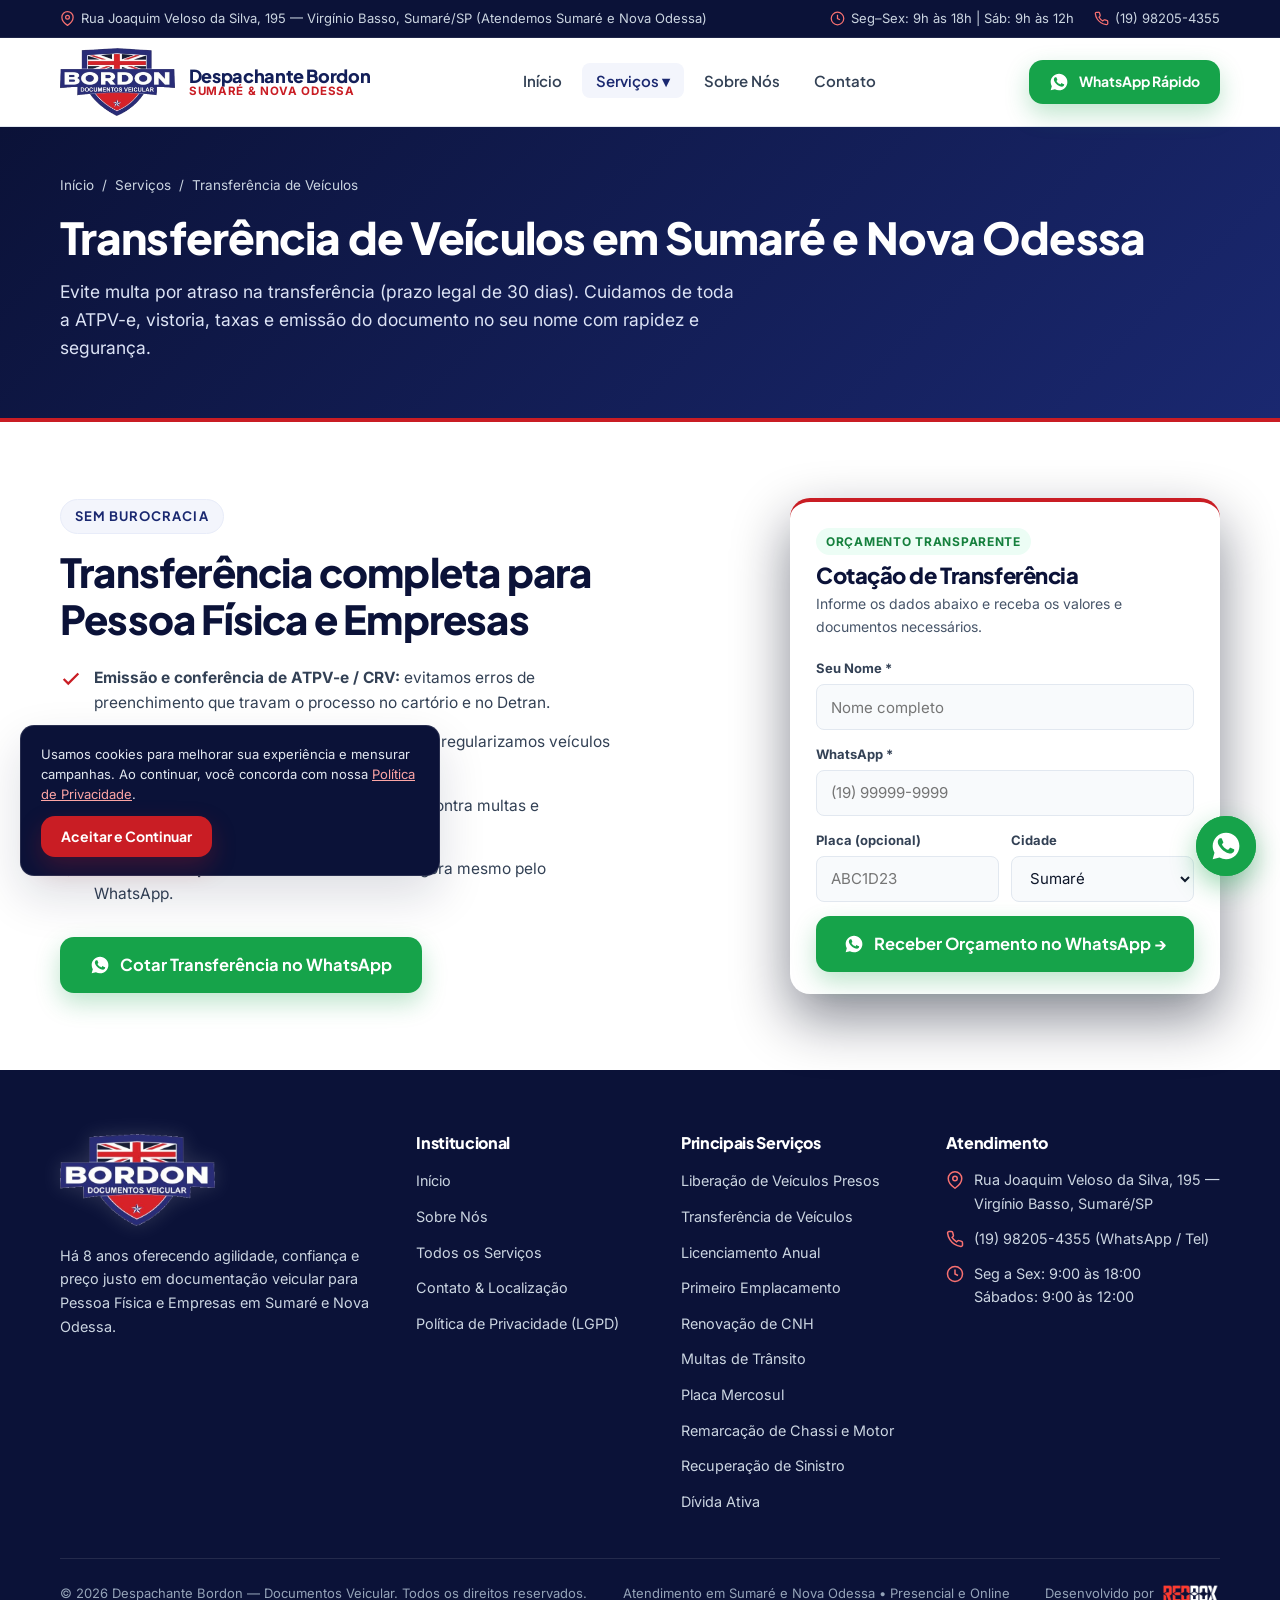
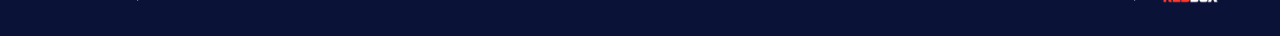
<file: servicos/transferencia-de-veiculos.html>
<!DOCTYPE html>
<html lang="pt-BR">
<head>
  <meta charset="UTF-8">
  <meta name="viewport" content="width=device-width, initial-scale=1.0">
  <title>Transferência de Veículos em Sumaré e Nova Odessa | Despachante Bordon</title>
  <meta name="description" content="Faça a transferência do seu veículo em Sumaré e Nova Odessa com agilidade, confiança e preço justo. ATPV-e, vistoria, troca de placa Mercosul e emissão do CRLV-e.">
  <meta name="theme-color" content="#1A2870">
  <meta property="og:type" content="website">
  <meta property="og:locale" content="pt_BR">
  <meta property="og:site_name" content="Despachante Bordon">
  <meta property="og:title" content="Transferência de Veículos em Sumaré e Nova Odessa | Despachante Bordon">
  <meta property="og:description" content="Faça a transferência do seu veículo em Sumaré e Nova Odessa com agilidade, confiança e preço justo. ATPV-e, vistoria, troca de placa Mercosul e emissão do CRLV-e.">
  <meta property="og:image" content="https://despachante-bordon.vercel.app/assets/img/og-despachante-bordon.jpg?v=2">
  <meta property="og:image:width" content="1024">
  <meta property="og:image:height" content="576">
  <meta name="twitter:card" content="summary_large_image">
  <meta name="twitter:image" content="https://despachante-bordon.vercel.app/assets/img/og-despachante-bordon.jpg?v=2">
  <link rel="preconnect" href="https://fonts.googleapis.com">
  <link rel="preconnect" href="https://fonts.gstatic.com" crossorigin>
  <link href="https://fonts.googleapis.com/css2?family=Inter:wght@400;500;600;700&family=Plus+Jakarta+Sans:wght@600;700;800&display=swap" rel="stylesheet">
  <link rel="icon" href="/favicon.ico" sizes="any">
  <link rel="shortcut icon" href="/favicon.ico">
  <link rel="icon" type="image/png" href="https://despachante-bordon.vercel.app/assets/img/logo-bordon.png">
  <link rel="apple-touch-icon" sizes="180x180" href="https://despachante-bordon.vercel.app/assets/img/apple-touch-icon.png">
  <link rel="stylesheet" href="../assets/css/styles.css">
</head>
<body>
  <a href="#conteudo" class="skip-link">Pular para o conteúdo principal</a>

  <!-- Top Bar Local -->
  <div class="topbar">
    <div class="container topbar-inner">
      <div class="topbar-group">
        <span class="topbar-item">
          <svg viewBox="0 0 24 24" fill="none" stroke="currentColor" stroke-width="2" aria-hidden="true"><path d="M21 10c0 7-9 13-9 13s-9-6-9-13a9 9 0 0 1 18 0z"/><circle cx="12" cy="10" r="3"/></svg>
          Rua Joaquim Veloso da Silva, 195 — Virgínio Basso, Sumaré/SP (Atendemos Sumaré e Nova Odessa)
        </span>
      </div>
      <div class="topbar-group">
        <span class="topbar-item">
          <svg viewBox="0 0 24 24" fill="none" stroke="currentColor" stroke-width="2" aria-hidden="true"><circle cx="12" cy="12" r="10"/><path d="M12 6v6l4 2"/></svg>
          Seg–Sex: 9h às 18h | Sáb: 9h às 12h
        </span>
        <span class="topbar-item">
          <svg viewBox="0 0 24 24" fill="none" stroke="currentColor" stroke-width="2" aria-hidden="true"><path d="M22 16.92v3a2 2 0 0 1-2.18 2 19.79 19.79 0 0 1-8.63-3.07 19.5 19.5 0 0 1-6-6 19.79 19.79 0 0 1-3.07-8.67A2 2 0 0 1 4.11 2h3a2 2 0 0 1 2 1.72c.127.96.361 1.903.7 2.81a2 2 0 0 1-.45 2.11L8.09 9.91a16 16 0 0 0 6 6l1.27-1.27a2 2 0 0 1 2.11-.45c.907.339 1.85.573 2.81.7A2 2 0 0 1 22 16.92z"/></svg>
          <a href="tel:+5519982054355" data-track="phone" data-label="topbar_phone">(19) 98205-4355</a>
        </span>
      </div>
    </div>
  </div>

  <!-- Header -->
  <header class="site-header">
    <div class="container header-inner">
      <a href="/" class="brand-logo" aria-label="Despachante Bordon — Página Inicial">
        <img src="../assets/img/logo-bordon.png" alt="Logotipo Despachante Bordon Documentos Veicular" width="115" height="68">
        <div class="brand-text">
          <span class="brand-name">Despachante Bordon</span>
          <span class="brand-sub">Sumaré &amp; Nova Odessa</span>
        </div>
      </a>

      <nav class="nav-desktop" aria-label="Navegação Principal">
        <ul class="nav-links">
          <li><a href="/" class="nav-link">Início</a></li>
          <li class="nav-dropdown">
            <a href="/servicos" class="nav-link active">Serviços ▾</a>
            <div class="nav-dropdown-menu" role="menu">
              <a href="/servicos/liberacao-de-veiculos">Liberação de Veículos Presos <span class="nav-badge-urgent">Urgente</span></a>
              <a href="/servicos/transferencia-de-veiculos">Transferência de Veículos</a>
              <a href="/servicos/licenciamento">Licenciamento Anual (CRLV-e)</a>
              <a href="/servicos/primeiro-emplacamento">Primeiro Emplacamento</a>
              <a href="/servicos/renovacao-cnh">Renovação de CNH</a>
              <a href="/servicos/multas">Multas de Trânsito</a>
              <a href="/servicos/placa-mercosul">Placa Mercosul</a>
              <a href="/servicos/remarcacao-chassi-motor">Remarcação de Chassi e Motor</a>
              <a href="/servicos/recuperacao-de-sinistro">Recuperação de Sinistro</a>
              <a href="/servicos/divida-ativa">Dívida Ativa &amp; Débitos</a>
              <a href="/servicos">Ver todos os serviços →</a>
            </div>
          </li>
          <li><a href="/sobre" class="nav-link">Sobre Nós</a></li>
          <li><a href="/contato" class="nav-link">Contato</a></li>
        </ul>
      </nav>

      <div class="header-actions">
        <a href="https://wa.me/5519982054355?text=Ol%C3%A1%2C%20Despachante%20Bordon!%20Gostaria%20de%20um%20or%C3%A7amento%20para%20meu%20ve%C3%ADculo."
           target="_blank" rel="noopener noreferrer"
           class="btn btn-wa btn-sm"
           data-track="whatsapp" data-label="header_cta" data-service="geral">
          <svg viewBox="0 0 24 24" fill="currentColor" aria-hidden="true"><path d="M12.031 2C6.51 2 2.02 6.49 2.02 12.01c0 1.77.46 3.5 1.34 5.02L2 22l5.12-1.34a9.98 9.98 0 0 0 4.91 1.29h.01c5.52 0 10.01-4.49 10.01-10.01S17.55 2 12.03 2zm5.82 14.13c-.25.7-1.44 1.34-1.99 1.42-.52.08-1.18.11-1.91-.12-.44-.14-1-.33-1.72-.64-3.03-1.31-5.01-4.38-5.16-4.58-.15-.2-1.23-1.64-1.23-3.13 0-1.49.78-2.22 1.06-2.52.28-.3.61-.38.81-.38.2 0 .41.01.58.01.19.01.44-.07.69.53.25.6.86 2.1.94 2.25.08.15.13.33.03.53-.1.2-.15.33-.3.5-.15.18-.32.39-.45.53-.15.15-.31.32-.13.62.18.3.79 1.3 1.69 2.11 1.16 1.03 2.14 1.35 2.44 1.5.3.15.48.13.66-.08.18-.2.76-.88.96-1.18.2-.3.41-.25.68-.15.28.1 1.77.83 2.07.98.3.15.5.23.58.35.07.13.07.73-.18 1.43z"/></svg>
          WhatsApp Rápido
        </a>
        <button class="mobile-menu-btn" type="button" aria-label="Abrir menu" aria-expanded="false" aria-controls="mobile-nav">
          <svg width="24" height="24" viewBox="0 0 24 24" fill="none" stroke="currentColor" stroke-width="2.2"><line x1="3" y1="6" x2="21" y2="6"/><line x1="3" y1="12" x2="21" y2="12"/><line x1="3" y1="18" x2="21" y2="18"/></svg>
        </button>
      </div>
    </div>
  </header>

  <!-- Mobile Navigation Drawer -->
  <nav id="mobile-nav" class="mobile-nav" aria-label="Menu Mobile">
    <div class="mobile-nav-list">
      <a href="/">Início</a>
      <a href="/servicos">Todos os Serviços</a>
      <a href="/servicos/liberacao-de-veiculos" class="sub-item">Liberação de Veículos Presos</a>
      <a href="/servicos/transferencia-de-veiculos" class="sub-item">Transferência de Veículos</a>
      <a href="/servicos/licenciamento" class="sub-item">Licenciamento Anual</a>
      <a href="/servicos/primeiro-emplacamento" class="sub-item">Primeiro Emplacamento</a>
      <a href="/servicos/renovacao-cnh" class="sub-item">Renovação de CNH</a>
      <a href="/servicos/multas" class="sub-item">Multas de Trânsito</a>
      <a href="/servicos/placa-mercosul" class="sub-item">Placa Mercosul</a>
      <a href="/servicos/remarcacao-chassi-motor" class="sub-item">Remarcação de Chassi e Motor</a>
      <a href="/servicos/recuperacao-de-sinistro" class="sub-item">Recuperação de Sinistro</a>
      <a href="/servicos/divida-ativa" class="sub-item">Dívida Ativa</a>
      <a href="/sobre">Sobre Nós (8 Anos)</a>
      <a href="/contato">Contato &amp; Endereço</a>
    </div>
    <a href="https://wa.me/5519982054355?text=Ol%C3%A1%2C%20Despachante%20Bordon!%20Preciso%20de%20atendimento."
       target="_blank" rel="noopener noreferrer"
       class="btn btn-wa btn-block" data-track="whatsapp" data-label="mobile_drawer">
      <svg viewBox="0 0 24 24" fill="currentColor" aria-hidden="true"><path d="M12.031 2C6.51 2 2.02 6.49 2.02 12.01c0 1.77.46 3.5 1.34 5.02L2 22l5.12-1.34a9.98 9.98 0 0 0 4.91 1.29h.01c5.52 0 10.01-4.49 10.01-10.01S17.55 2 12.03 2zm5.82 14.13c-.25.7-1.44 1.34-1.99 1.42-.52.08-1.18.11-1.91-.12-.44-.14-1-.33-1.72-.64-3.03-1.31-5.01-4.38-5.16-4.58-.15-.2-1.23-1.64-1.23-3.13 0-1.49.78-2.22 1.06-2.52.28-.3.61-.38.81-.38.2 0 .41.01.58.01.19.01.44-.07.69.53.25.6.86 2.1.94 2.25.08.15.13.33.03.53-.1.2-.15.33-.3.5-.15.18-.32.39-.45.53-.15.15-.31.32-.13.62.18.3.79 1.3 1.69 2.11 1.16 1.03 2.14 1.35 2.44 1.5.3.15.48.13.66-.08.18-.2.76-.88.96-1.18.2-.3.41-.25.68-.15.28.1 1.77.83 2.07.98.3.15.5.23.58.35.07.13.07.73-.18 1.43z"/></svg> Falar no WhatsApp (19) 98205-4355
    </a>
  </nav>
  <main id="conteudo">
    <section class="page-hero">
      <div class="container">
        <nav class="breadcrumb"><a href="/">Início</a> <span>/</span> <a href="/servicos">Serviços</a> <span>/</span> <span>Transferência de Veículos</span></nav>
        <h1>Transferência de Veículos em Sumaré e Nova Odessa</h1>
        <p>Evite multa por atraso na transferência (prazo legal de 30 dias). Cuidamos de toda a ATPV-e, vistoria, taxas e emissão do documento no seu nome com rapidez e segurança.</p>
      </div>
    </section>

    <section class="section">
      <div class="container split-grid">
        <div>
          <span class="eyebrow eyebrow-navy">Sem Burocracia</span>
          <h2 class="section-title">Transferência completa para Pessoa Física e Empresas</h2>
          <ul class="check-list">
            <li><svg viewBox="0 0 24 24" fill="none" stroke="currentColor" stroke-width="2.5"><polyline points="20 6 9 17 4 12"/></svg><span><strong>Emissão e conferência de ATPV-e / CRV:</strong> evitamos erros de preenchimento que travam o processo no cartório e no Detran.</span></li>
            <li><svg viewBox="0 0 24 24" fill="none" stroke="currentColor" stroke-width="2.5"><polyline points="20 6 9 17 4 12"/></svg><span><strong>Transferência de município e placa Mercosul:</strong> regularizamos veículos comprados em outras cidades ou estados.</span></li>
            <li><svg viewBox="0 0 24 24" fill="none" stroke="currentColor" stroke-width="2.5"><polyline points="20 6 9 17 4 12"/></svg><span><strong>Comunicação de venda:</strong> protege o vendedor contra multas e pontuação indevida após a entrega do carro.</span></li>
            <li><svg viewBox="0 0 24 24" fill="none" stroke="currentColor" stroke-width="2.5"><polyline points="20 6 9 17 4 12"/></svg><span><strong>Atendimento presencial e online:</strong> comece agora mesmo pelo WhatsApp.</span></li>
          </ul>
          <a href="https://wa.me/5519982054355?text=Ol%C3%A1%2C%20quero%20or%C3%A7amento%20para%20Transfer%C3%AAncia%20de%20Ve%C3%ADculo." target="_blank" rel="noopener noreferrer" class="btn btn-wa btn-lg" data-track="whatsapp" data-service="transferencia"><svg viewBox="0 0 24 24" fill="currentColor" aria-hidden="true"><path d="M12.031 2C6.51 2 2.02 6.49 2.02 12.01c0 1.77.46 3.5 1.34 5.02L2 22l5.12-1.34a9.98 9.98 0 0 0 4.91 1.29h.01c5.52 0 10.01-4.49 10.01-10.01S17.55 2 12.03 2zm5.82 14.13c-.25.7-1.44 1.34-1.99 1.42-.52.08-1.18.11-1.91-.12-.44-.14-1-.33-1.72-.64-3.03-1.31-5.01-4.38-5.16-4.58-.15-.2-1.23-1.64-1.23-3.13 0-1.49.78-2.22 1.06-2.52.28-.3.61-.38.81-.38.2 0 .41.01.58.01.19.01.44-.07.69.53.25.6.86 2.1.94 2.25.08.15.13.33.03.53-.1.2-.15.33-.3.5-.15.18-.32.39-.45.53-.15.15-.31.32-.13.62.18.3.79 1.3 1.69 2.11 1.16 1.03 2.14 1.35 2.44 1.5.3.15.48.13.66-.08.18-.2.76-.88.96-1.18.2-.3.41-.25.68-.15.28.1 1.77.83 2.07.98.3.15.5.23.58.35.07.13.07.73-.18 1.43z"/></svg> Cotar Transferência no WhatsApp</a>
        </div>

        <div class="lead-card">
          <div class="lead-card-header">
            <span class="lead-card-tag">Orçamento Transparente</span>
            <h2>Cotação de Transferência</h2>
            <p>Informe os dados abaixo e receba os valores e documentos necessários.</p>
          </div>
          <form data-bordon-form="lp_transferencia">
            <input type="hidden" name="servico" value="Transferência de Veículo">
            <div class="form-group"><label class="form-label" for="t-nome">Seu Nome *</label><input class="form-control" type="text" id="t-nome" name="nome" required placeholder="Nome completo"></div>
            <div class="form-group"><label class="form-label" for="t-tel">WhatsApp *</label><input class="form-control" type="tel" id="t-tel" name="telefone" required placeholder="(19) 99999-9999"></div>
            <div class="form-row-2">
              <div class="form-group"><label class="form-label" for="t-placa">Placa (opcional)</label><input class="form-control" type="text" id="t-placa" name="placa" placeholder="ABC1D23" maxlength="8"></div>
              <div class="form-group"><label class="form-label" for="t-cidade">Cidade</label><select class="form-control" id="t-cidade" name="cidade"><option value="Sumaré">Sumaré</option><option value="Nova Odessa">Nova Odessa</option></select></div>
            </div>
            <button type="submit" class="btn btn-wa btn-block btn-lg"><svg viewBox="0 0 24 24" fill="currentColor" aria-hidden="true"><path d="M12.031 2C6.51 2 2.02 6.49 2.02 12.01c0 1.77.46 3.5 1.34 5.02L2 22l5.12-1.34a9.98 9.98 0 0 0 4.91 1.29h.01c5.52 0 10.01-4.49 10.01-10.01S17.55 2 12.03 2zm5.82 14.13c-.25.7-1.44 1.34-1.99 1.42-.52.08-1.18.11-1.91-.12-.44-.14-1-.33-1.72-.64-3.03-1.31-5.01-4.38-5.16-4.58-.15-.2-1.23-1.64-1.23-3.13 0-1.49.78-2.22 1.06-2.52.28-.3.61-.38.81-.38.2 0 .41.01.58.01.19.01.44-.07.69.53.25.6.86 2.1.94 2.25.08.15.13.33.03.53-.1.2-.15.33-.3.5-.15.18-.32.39-.45.53-.15.15-.31.32-.13.62.18.3.79 1.3 1.69 2.11 1.16 1.03 2.14 1.35 2.44 1.5.3.15.48.13.66-.08.18-.2.76-.88.96-1.18.2-.3.41-.25.68-.15.28.1 1.77.83 2.07.98.3.15.5.23.58.35.07.13.07.73-.18 1.43z"/></svg> Receber Orçamento no WhatsApp →</button>
            <div class="form-feedback" aria-live="polite"></div>
          </form>
        </div>
      </div>
    </section>
  </main>

  <!-- FOOTER -->
  <footer class="site-footer">
    <div class="container">
      <div class="footer-grid">
        <div>
          <a href="/" class="footer-logo" aria-label="Despachante Bordon">
            <img src="../assets/img/logo-bordon.png" alt="Logotipo Despachante Bordon" width="155" height="92" loading="lazy">
          </a>
          <p style="font-size: 0.9rem; line-height: 1.65; color: #CBD5E1;">
            Há 8 anos oferecendo agilidade, confiança e preço justo em documentação veicular para Pessoa Física e Empresas em Sumaré e Nova Odessa.
          </p>
        </div>

        <div class="footer-col">
          <h4>Institucional</h4>
          <ul class="footer-links">
            <li><a href="/">Início</a></li>
            <li><a href="/sobre">Sobre Nós</a></li>
            <li><a href="/servicos">Todos os Serviços</a></li>
            <li><a href="/contato">Contato &amp; Localização</a></li>
            <li><a href="/politica-de-privacidade">Política de Privacidade (LGPD)</a></li>
          </ul>
        </div>

        <div class="footer-col">
          <h4>Principais Serviços</h4>
          <ul class="footer-links">
            <li><a href="/servicos/liberacao-de-veiculos">Liberação de Veículos Presos</a></li>
            <li><a href="/servicos/transferencia-de-veiculos">Transferência de Veículos</a></li>
            <li><a href="/servicos/licenciamento">Licenciamento Anual</a></li>
            <li><a href="/servicos/primeiro-emplacamento">Primeiro Emplacamento</a></li>
            <li><a href="/servicos/renovacao-cnh">Renovação de CNH</a></li>
            <li><a href="/servicos/multas">Multas de Trânsito</a></li>
            <li><a href="/servicos/placa-mercosul">Placa Mercosul</a></li>
            <li><a href="/servicos/remarcacao-chassi-motor">Remarcação de Chassi e Motor</a></li>
            <li><a href="/servicos/recuperacao-de-sinistro">Recuperação de Sinistro</a></li>
            <li><a href="/servicos/divida-ativa">Dívida Ativa</a></li>
          </ul>
        </div>

        <div class="footer-col">
          <h4>Atendimento</h4>
          <div class="footer-contact-item">
            <svg viewBox="0 0 24 24" fill="none" stroke="currentColor" stroke-width="2" aria-hidden="true"><path d="M21 10c0 7-9 13-9 13s-9-6-9-13a9 9 0 0 1 18 0z"/><circle cx="12" cy="10" r="3"/></svg>
            <span>Rua Joaquim Veloso da Silva, 195 — Virgínio Basso, Sumaré/SP</span>
          </div>
          <div class="footer-contact-item">
            <svg viewBox="0 0 24 24" fill="none" stroke="currentColor" stroke-width="2" aria-hidden="true"><path d="M22 16.92v3a2 2 0 0 1-2.18 2 19.79 19.79 0 0 1-8.63-3.07 19.5 19.5 0 0 1-6-6 19.79 19.79 0 0 1-3.07-8.67A2 2 0 0 1 4.11 2h3a2 2 0 0 1 2 1.72c.127.96.361 1.903.7 2.81a2 2 0 0 1-.45 2.11L8.09 9.91a16 16 0 0 0 6 6l1.27-1.27a2 2 0 0 1 2.11-.45c.907.339 1.85.573 2.81.7A2 2 0 0 1 22 16.92z"/></svg>
            <a href="tel:+5519982054355" data-track="phone" data-label="footer_phone">(19) 98205-4355 (WhatsApp / Tel)</a>
          </div>
          <div class="footer-contact-item">
            <svg viewBox="0 0 24 24" fill="none" stroke="currentColor" stroke-width="2" aria-hidden="true"><circle cx="12" cy="12" r="10"/><path d="M12 6v6l4 2"/></svg>
            <span>Seg a Sex: 9:00 às 18:00<br>Sábados: 9:00 às 12:00</span>
          </div>
        </div>
      </div>

      <div class="footer-bottom">
        <span>© 2026 Despachante Bordon — Documentos Veicular. Todos os direitos reservados.</span>
        <span>Atendimento em Sumaré e Nova Odessa • Presencial e Online</span>
        <div class="footer-dev">
          <span>Desenvolvido por</span>
          <a href="https://redboxmkt.com.br" target="_blank" rel="noopener noreferrer" aria-label="Agência Redbox - Marketing Digital" title="Agência Redbox">
            <img src="../assets/img/logo-redbox.png" alt="Agência Redbox" width="76" height="26">
          </a>
        </div>
      </div>
    </div>
  </footer>

  <!-- Botão Flutuante WhatsApp Pulsante (Somente Ícone) -->
  <a href="https://wa.me/5519982054355?text=Ol%C3%A1%2C%20Despachante%20Bordon!%20Gostaria%20de%20um%20atendimento."
     target="_blank" rel="noopener noreferrer"
     class="wa-float"
     aria-label="Falar no WhatsApp com Despachante Bordon"
     title="Falar no WhatsApp"
     data-track="whatsapp" data-label="floating_button">
    <svg viewBox="0 0 24 24" fill="currentColor" aria-hidden="true"><path d="M12.031 2C6.51 2 2.02 6.49 2.02 12.01c0 1.77.46 3.5 1.34 5.02L2 22l5.12-1.34a9.98 9.98 0 0 0 4.91 1.29h.01c5.52 0 10.01-4.49 10.01-10.01S17.55 2 12.03 2zm5.82 14.13c-.25.7-1.44 1.34-1.99 1.42-.52.08-1.18.11-1.91-.12-.44-.14-1-.33-1.72-.64-3.03-1.31-5.01-4.38-5.16-4.58-.15-.2-1.23-1.64-1.23-3.13 0-1.49.78-2.22 1.06-2.52.28-.3.61-.38.81-.38.2 0 .41.01.58.01.19.01.44-.07.69.53.25.6.86 2.1.94 2.25.08.15.13.33.03.53-.1.2-.15.33-.3.5-.15.18-.32.39-.45.53-.15.15-.31.32-.13.62.18.3.79 1.3 1.69 2.11 1.16 1.03 2.14 1.35 2.44 1.5.3.15.48.13.66-.08.18-.2.76-.88.96-1.18.2-.3.41-.25.68-.15.28.1 1.77.83 2.07.98.3.15.5.23.58.35.07.13.07.73-.18 1.43z"/></svg>
  </a>

  <!-- Banner LGPD -->
  <div id="cookie-banner" class="cookie-banner" role="dialog" aria-label="Aviso de Privacidade e Cookies">
    <p>Usamos cookies para melhorar sua experiência e mensurar campanhas. Ao continuar, você concorda com nossa <a href="/politica-de-privacidade">Política de Privacidade</a>.</p>
    <div class="cookie-actions">
      <button id="cookie-accept" type="button" class="btn btn-red btn-sm">Aceitar e Continuar</button>
    </div>
  </div>

  <script src="../assets/js/main.js" defer></script>
</body>
</html>
</file>
<file: assets/css/styles.css>
/* ==========================================================================
   Despachante Bordon — Design System & Core Styles
   Identidade Visual: Azul Marinho Royal (#1A2870), Vermelho Carmesim (#C91D24),
   Branco Puro & Neutros Modernos. Otimizado para Core Web Vitals & Conversão.
   ========================================================================== */

:root {
  /* Cores da Marca (extraídas do logotipo BORDON) */
  --navy-950: #0B1238;
  --navy-900: #131F59;
  --navy-800: #1A2870;
  --navy-700: #24378F;
  --navy-100: #E8ECF9;
  --navy-50:  #F3F5FC;

  --red-700:  #A8141A;
  --red-600:  #C91D24;
  --red-500:  #E0242B;
  --red-100:  #FDE8E8;
  --red-50:   #FEF2F2;

  /* Conversão (WhatsApp & Confiança) */
  --wa-600:   #16A34A;
  --wa-700:   #15803D;
  --wa-50:    #ECFDF5;

  /* Neutros */
  --white:    #FFFFFF;
  --slate-50: #F8FAFC;
  --slate-100:#F1F5F9;
  --slate-200:#E2E8F0;
  --slate-300:#CBD5E1;
  --slate-500:#64748B;
  --slate-600:#475569;
  --slate-700:#334155;
  --slate-800:#1E293B;
  --slate-900:#0F172A;

  /* Tipografia */
  --font-display: 'Plus Jakarta Sans', -apple-system, BlinkMacSystemFont, 'Segoe UI', Roboto, sans-serif;
  --font-body: 'Inter', -apple-system, BlinkMacSystemFont, 'Segoe UI', Roboto, sans-serif;

  /* Espaçamento & Layout */
  --container-max: 1200px;
  --radius-sm: 8px;
  --radius-md: 14px;
  --radius-lg: 20px;
  --radius-xl: 28px;
  --radius-full: 9999px;

  /* Sombras */
  --shadow-xs: 0 1px 2px rgba(11, 18, 56, 0.05);
  --shadow-sm: 0 4px 12px rgba(11, 18, 56, 0.06);
  --shadow-md: 0 10px 28px rgba(11, 18, 56, 0.09);
  --shadow-lg: 0 20px 48px rgba(11, 18, 56, 0.14);
  --shadow-red: 0 10px 24px rgba(201, 29, 36, 0.25);
  --shadow-wa: 0 10px 24px rgba(22, 163, 74, 0.28);

  /* Transições */
  --transition: 0.22s cubic-bezier(0.22, 1, 0.36, 1);
}

/* Reset & Base */
*, *::before, *::after {
  box-sizing: border-box;
  margin: 0;
  padding: 0;
}

html {
  scroll-behavior: smooth;
  -webkit-text-size-adjust: 100%;
  font-size: 16px;
  overflow-x: clip;
  scrollbar-color: var(--red-600) var(--slate-100);
  scrollbar-width: thin;
}

/* Barra de rolagem personalizada (Chrome, Edge, Safari) */
::-webkit-scrollbar {
  width: 10px;
}

::-webkit-scrollbar-track {
  background: var(--slate-100);
}

::-webkit-scrollbar-thumb {
  background: var(--red-600);
  border-radius: 9999px;
  border: 2px solid var(--slate-100);
}

::-webkit-scrollbar-thumb:hover {
  background: var(--red-700);
}

body {
  font-family: var(--font-body);
  color: var(--slate-800);
  background-color: var(--white);
  line-height: 1.6;
  overflow-x: clip;
  max-width: 100%;
  -webkit-font-smoothing: antialiased;
  -moz-osx-font-smoothing: grayscale;
}

img, picture, svg {
  display: block;
  max-width: 100%;
}

img {
  height: auto;
}

a {
  color: inherit;
  text-decoration: none;
}

button, input, select, textarea {
  font: inherit;
  color: inherit;
}

ul, ol {
  list-style: none;
}

h1, h2, h3, h4, h5 {
  font-family: var(--font-display);
  color: var(--navy-950);
  line-height: 1.18;
  letter-spacing: -0.02em;
  font-weight: 800;
}

/* Skip link para acessibilidade */
.skip-link {
  position: absolute;
  top: -100px;
  left: 16px;
  background: var(--navy-800);
  color: var(--white);
  padding: 10px 16px;
  border-radius: var(--radius-sm);
  z-index: 9999;
  font-weight: 600;
}
.skip-link:focus {
  top: 16px;
}

/* Utilitários */
.container {
  width: 100%;
  max-width: var(--container-max);
  margin-inline: auto;
  padding-inline: 20px;
}

.section {
  padding-block: 76px;
}

.section-sm {
  padding-block: 52px;
}

.bg-light {
  background-color: var(--slate-50);
}

.bg-navy {
  background-color: var(--navy-900);
  color: var(--white);
}

.text-center {
  text-align: center;
}

.sr-only {
  position: absolute;
  width: 1px;
  height: 1px;
  padding: 0;
  margin: -1px;
  overflow: hidden;
  clip: rect(0, 0, 0, 0);
  white-space: nowrap;
  border: 0;
}

/* Eyebrow / Section Header */
.section-header {
  max-width: 720px;
  margin-bottom: 48px;
}

.section-header.centered {
  margin-inline: auto;
  text-align: center;
}

.eyebrow {
  display: inline-flex;
  align-items: center;
  gap: 8px;
  font-family: var(--font-display);
  font-size: 0.8125rem;
  font-weight: 700;
  text-transform: uppercase;
  letter-spacing: 0.08em;
  color: var(--red-600);
  background: var(--red-50);
  border: 1px solid var(--red-100);
  padding: 6px 14px;
  border-radius: var(--radius-full);
  margin-bottom: 14px;
}

.eyebrow-navy {
  color: var(--navy-800);
  background: var(--navy-50);
  border-color: var(--navy-100);
}

.eyebrow-dark {
  color: #FCA5A5;
  background: rgba(201, 29, 36, 0.18);
  border-color: rgba(252, 165, 165, 0.25);
}

.section-title {
  font-size: clamp(1.75rem, 3.2vw, 2.5rem);
  margin-bottom: 14px;
}

.bg-navy .section-title,
.bg-navy h2,
.bg-navy h3 {
  color: var(--white);
}

.section-subtitle {
  font-size: 1.0625rem;
  color: var(--slate-600);
  line-height: 1.65;
}

.bg-navy .section-subtitle {
  color: #CBD5E1;
}

/* Botões com efeito shine + elevação suave no hover */
.btn {
  position: relative;
  overflow: hidden;
  display: inline-flex;
  align-items: center;
  justify-content: center;
  gap: 10px;
  font-family: var(--font-display);
  font-weight: 700;
  font-size: 0.96875rem;
  padding: 14px 24px;
  border-radius: var(--radius-md);
  border: 2px solid transparent;
  cursor: pointer;
  transition: transform 0.28s cubic-bezier(0.22, 1, 0.36, 1),
              background-color 0.25s ease,
              box-shadow 0.28s cubic-bezier(0.22, 1, 0.36, 1),
              border-color 0.25s ease,
              color 0.25s ease;
  text-align: center;
  line-height: 1.2;
  white-space: nowrap;
  z-index: 1;
}

.btn::after {
  content: "";
  position: absolute;
  top: 0;
  left: -120%;
  width: 65%;
  height: 100%;
  background: linear-gradient(120deg, transparent 0%, rgba(255, 255, 255, 0.28) 50%, transparent 100%);
  transform: skewX(-22deg);
  transition: left 0.65s cubic-bezier(0.22, 1, 0.36, 1);
  pointer-events: none;
}

.btn:hover::after {
  left: 145%;
}

.btn:hover {
  transform: translateY(-3px);
}

.btn:active {
  transform: translateY(0) scale(0.98);
}

.btn svg {
  width: 20px;
  height: 20px;
  flex-shrink: 0;
  transition: transform 0.28s cubic-bezier(0.22, 1, 0.36, 1);
}

.btn:hover svg {
  transform: scale(1.12);
}

.btn-wa {
  background-color: var(--wa-600);
  color: var(--white);
  box-shadow: var(--shadow-wa);
}
.btn-wa:hover {
  background-color: var(--wa-700);
  box-shadow: 0 14px 30px rgba(22, 163, 74, 0.42);
}

.btn-red {
  background-color: var(--red-600);
  color: var(--white);
  box-shadow: var(--shadow-red);
}
.btn-red:hover {
  background-color: var(--red-700);
  box-shadow: 0 14px 30px rgba(201, 29, 36, 0.42);
}

.btn-navy {
  background-color: var(--navy-800);
  color: var(--white);
  box-shadow: var(--shadow-sm);
}
.btn-navy:hover {
  background-color: var(--navy-900);
  box-shadow: 0 14px 28px rgba(11, 18, 56, 0.28);
}

.btn-outline-navy {
  background-color: transparent;
  color: var(--navy-800);
  border-color: var(--navy-800);
}
.btn-outline-navy:hover {
  background-color: var(--navy-800);
  color: var(--white);
}

.btn-outline-white {
  background-color: rgba(255, 255, 255, 0.08);
  color: var(--white);
  border-color: rgba(255, 255, 255, 0.35);
}
.btn-outline-white:hover {
  background-color: var(--white);
  color: var(--navy-900);
}

.btn-lg {
  padding: 16px 28px;
  font-size: 1.03125rem;
}

.btn-sm {
  padding: 10px 18px;
  font-size: 0.875rem;
}

.btn-block {
  width: 100%;
}

/* ==========================================================================
   Top Bar Institucional (Informação rápida para Google Ads Local)
   ========================================================================== */
.topbar {
  background-color: var(--navy-950);
  color: #E2E8F0;
  font-size: 0.8125rem;
  border-bottom: 1px solid rgba(255, 255, 255, 0.08);
}

.topbar-inner {
  display: flex;
  align-items: center;
  justify-content: space-between;
  gap: 16px;
  padding-block: 8px;
  flex-wrap: wrap;
}

.topbar-group {
  display: flex;
  align-items: center;
  gap: 20px;
  flex-wrap: wrap;
}

.topbar-item {
  display: inline-flex;
  align-items: center;
  gap: 6px;
  color: #CBD5E1;
}

.topbar-item svg {
  width: 15px;
  height: 15px;
  color: #F87171;
  flex-shrink: 0;
}

.topbar-item a:hover {
  color: var(--white);
  text-decoration: underline;
}

/* ==========================================================================
   Header & Navegação
   ========================================================================== */
.site-header {
  position: sticky;
  top: 0;
  z-index: 1000;
  background: rgba(255, 255, 255, 0.96);
  backdrop-filter: blur(12px);
  -webkit-backdrop-filter: blur(12px);
  border-bottom: 1px solid var(--slate-200);
  transition: box-shadow var(--transition);
}

.site-header.scrolled {
  box-shadow: var(--shadow-sm);
}

.header-inner {
  display: flex;
  align-items: center;
  justify-content: space-between;
  gap: 20px;
  height: 88px;
}

.brand-logo {
  display: flex;
  align-items: center;
  gap: 14px;
  flex-shrink: 0;
}

.brand-logo img {
  height: 68px;
  width: auto;
  object-fit: contain;
}

.brand-text {
  display: flex;
  flex-direction: column;
  line-height: 1.1;
}

.brand-name {
  font-family: var(--font-display);
  font-weight: 800;
  font-size: 1.125rem;
  color: var(--navy-900);
  letter-spacing: -0.02em;
}

.brand-sub {
  font-size: 0.72rem;
  font-weight: 700;
  color: var(--red-600);
  text-transform: uppercase;
  letter-spacing: 0.06em;
}

.nav-desktop {
  display: flex;
  align-items: center;
  gap: 28px;
}

.nav-links {
  display: flex;
  align-items: center;
  gap: 6px;
}

.nav-link {
  font-family: var(--font-display);
  font-weight: 600;
  font-size: 0.9375rem;
  color: var(--slate-700);
  padding: 8px 14px;
  border-radius: var(--radius-sm);
  transition: color var(--transition), background-color var(--transition);
}

.nav-link:hover,
.nav-link.active {
  color: var(--navy-800);
  background-color: var(--navy-50);
}

.nav-dropdown {
  position: relative;
}

.nav-dropdown-menu {
  position: absolute;
  top: calc(100% + 8px);
  left: 0;
  min-width: 280px;
  background: var(--white);
  border: 1px solid var(--slate-200);
  border-radius: var(--radius-md);
  box-shadow: var(--shadow-lg);
  padding: 10px;
  opacity: 0;
  visibility: hidden;
  transform: translateY(8px);
  transition: opacity var(--transition), transform var(--transition), visibility var(--transition);
  z-index: 100;
}

.nav-dropdown:hover .nav-dropdown-menu,
.nav-dropdown:focus-within .nav-dropdown-menu {
  opacity: 1;
  visibility: visible;
  transform: translateY(0);
}

.nav-dropdown-menu a {
  display: flex;
  align-items: center;
  justify-content: space-between;
  padding: 10px 12px;
  border-radius: var(--radius-sm);
  font-size: 0.875rem;
  font-weight: 600;
  color: var(--slate-700);
  transition: background-color var(--transition), color var(--transition);
}

.nav-dropdown-menu a:hover {
  background: var(--navy-50);
  color: var(--navy-800);
}

.nav-badge-urgent {
  font-size: 0.6875rem;
  font-weight: 700;
  text-transform: uppercase;
  background: var(--red-100);
  color: var(--red-700);
  padding: 2px 7px;
  border-radius: var(--radius-full);
}

.header-actions {
  display: flex;
  align-items: center;
  gap: 12px;
}

.mobile-menu-btn {
  display: none;
  align-items: center;
  justify-content: center;
  width: 44px;
  height: 44px;
  border-radius: var(--radius-sm);
  border: 1px solid var(--slate-200);
  background: var(--white);
  color: var(--navy-900);
  cursor: pointer;
}

/* Menu Mobile Drawer */
.mobile-nav {
  display: none;
  position: fixed;
  inset: 76px 0 0 0;
  background: var(--white);
  z-index: 999;
  padding: 24px 20px 110px;
  overflow-y: auto;
  border-top: 1px solid var(--slate-200);
}

.mobile-nav.open {
  display: block;
}

.mobile-nav-list {
  display: flex;
  flex-direction: column;
  gap: 6px;
  margin-bottom: 24px;
}

.mobile-nav-list a {
  display: flex;
  align-items: center;
  justify-content: space-between;
  padding: 13px 14px;
  border-radius: var(--radius-sm);
  font-family: var(--font-display);
  font-weight: 700;
  font-size: 1rem;
  color: var(--navy-900);
  background: var(--slate-50);
}

.mobile-nav-list a.sub-item {
  font-weight: 600;
  font-size: 0.9125rem;
  padding: 10px 14px 10px 24px;
  background: transparent;
  color: var(--slate-700);
  border-left: 2px solid var(--slate-200);
  border-radius: 0;
  margin-left: 10px;
}

/* ==========================================================================
   Hero Section (Visual Cinematográfico com Carro LED + CRLV Flutuante)
   ========================================================================== */
.hero {
  position: relative;
  background:
    radial-gradient(circle at 92% 88%, rgba(220, 38, 38, 0.42) 0%, rgba(201, 29, 36, 0.14) 24%, transparent 48%),
    radial-gradient(circle at 12% 30%, rgba(29, 78, 216, 0.32) 0%, transparent 48%),
    linear-gradient(125deg, #040B29 0%, #09174A 48%, #0E1F63 100%);
  color: var(--white);
  padding-block: 54px 66px;
  overflow: hidden;
}

.hero-car-bg {
  position: absolute;
  top: 0;
  left: 50%;
  transform: translateX(-18%);
  width: 390px;
  max-width: none;
  opacity: 0.92;
  mix-blend-mode: lighten;
  pointer-events: none;
  z-index: 1;
}

.hero-grid {
  position: relative;
  z-index: 2;
  display: grid;
  grid-template-columns: 1.24fr 0.76fr;
  gap: 36px;
  align-items: center;
}

.hero-left {
  position: relative;
}

.hero-badge {
  display: inline-flex;
  align-items: center;
  gap: 8px;
  background: rgba(15, 29, 77, 0.78);
  border: 1px solid rgba(148, 163, 184, 0.32);
  padding: 7px 16px;
  border-radius: var(--radius-full);
  font-size: 0.84375rem;
  font-weight: 600;
  color: #F1F5F9;
  margin-bottom: 18px;
}

.hero-badge-dot {
  width: 9px;
  height: 9px;
  border-radius: 50%;
  background: #22C55E;
  box-shadow: 0 0 0 4px rgba(34, 197, 94, 0.25);
}

.hero h1 {
  color: var(--white);
  font-size: clamp(2.1rem, 3.85vw, 3.2rem);
  line-height: 1.09;
  margin-bottom: 22px;
  max-width: 620px;
}

.hero h1 span {
  color: #F25560;
}

/* Área intermediária: Texto com barra vermelha + botões à esquerda, CRLV flutuante à direita */
.hero-mid-row {
  display: grid;
  grid-template-columns: 1.08fr 0.92fr;
  gap: 20px;
  align-items: center;
  margin-bottom: 28px;
}

.hero-lead {
  font-size: 0.96875rem;
  color: #E2E8F0;
  line-height: 1.62;
  padding-left: 16px;
  border-left: 3px solid #E0242B;
  margin-bottom: 24px;
}

.hero-cta-row {
  display: flex;
  flex-wrap: wrap;
  align-items: stretch;
  gap: 12px;
}

.hero-cta-row .btn {
  padding: 13px 18px;
  border-radius: 12px;
  font-size: 0.9rem;
}

.hero-btn-icon {
  display: inline-flex;
  align-items: center;
  justify-content: center;
  flex-shrink: 0;
}

.hero-btn-arrow {
  display: none;
  font-size: 1.5rem;
  font-weight: 500;
  line-height: 1;
  margin-left: auto;
  opacity: 0.9;
}

.hero-btn-urgent {
  text-align: left;
  line-height: 1.2;
}

/* Cartão CRLV Flutuante na Hero */
.hero-crlv-wrap {
  position: relative;
  width: 248px;
  margin-left: auto;
  padding-bottom: 26px;
  padding-right: 18px;
}

.hero-crlv-card {
  background: linear-gradient(180deg, rgba(220, 245, 232, 0.95) 0%, rgba(196, 234, 214, 0.92) 100%);
  border: 1.5px solid rgba(125, 211, 252, 0.65);
  border-radius: 14px;
  overflow: hidden;
  box-shadow: 0 20px 44px rgba(2, 6, 23, 0.55), 0 0 26px rgba(56, 189, 248, 0.28);
  transform: perspective(700px) rotateY(-8deg) rotateX(3deg);
}

.hero-crlv-head {
  background: linear-gradient(90deg, #0D5E38 0%, #0B4A2E 100%);
  padding: 10px 12px;
  color: var(--white);
}

.hero-crlv-head-top {
  display: flex;
  align-items: center;
  gap: 8px;
  margin-bottom: 6px;
}

.hero-crlv-head-top small {
  display: block;
  font-size: 0.46rem;
  font-weight: 700;
  letter-spacing: 0.04em;
  color: #D1FAE5;
  line-height: 1.25;
}

.hero-crlv-head-sub {
  font-family: var(--font-display);
  font-size: 0.62rem;
  font-weight: 800;
  letter-spacing: 0.04em;
  color: #FFFFFF;
  border-top: 1px solid rgba(255, 255, 255, 0.22);
  padding-top: 5px;
}

.hero-crlv-body {
  padding: 12px;
  display: grid;
  grid-template-columns: 1.2fr 0.8fr;
  gap: 10px;
  align-items: start;
  min-height: 132px;
}

.hero-crlv-lines span {
  display: block;
  height: 7px;
  border-radius: 4px;
  background: rgba(15, 118, 110, 0.22);
  margin-bottom: 8px;
}

.hero-crlv-lines span:nth-child(2) { width: 78%; }
.hero-crlv-lines span:nth-child(3) { width: 92%; }
.hero-crlv-lines span:nth-child(4) { width: 65%; }
.hero-crlv-lines span:nth-child(5) { width: 85%; }

.hero-crlv-qr {
  background: var(--white);
  padding: 5px;
  border-radius: 6px;
  box-shadow: 0 2px 6px rgba(0, 0, 0, 0.1);
}

.hero-crlv-shield {
  position: absolute;
  right: 0;
  top: 78px;
  width: 60px;
  height: 68px;
  filter: drop-shadow(0 10px 18px rgba(0, 0, 0, 0.35));
  z-index: 3;
}

.hero-crlv-pill {
  position: absolute;
  left: 16px;
  right: 6px;
  bottom: 0;
  z-index: 4;
  background: rgba(255, 255, 255, 0.96);
  color: var(--navy-950);
  border-radius: 12px;
  padding: 9px 12px;
  display: flex;
  align-items: center;
  justify-content: space-between;
  gap: 8px;
  box-shadow: 0 14px 28px rgba(4, 9, 30, 0.4);
}

.hero-crlv-pill strong {
  font-family: var(--font-display);
  font-size: 0.78rem;
  font-weight: 800;
  line-height: 1.15;
  color: var(--navy-950);
}

.hero-crlv-pill-check {
  width: 24px;
  height: 24px;
  border-radius: 50%;
  background: #16A34A;
  color: var(--white);
  display: flex;
  align-items: center;
  justify-content: center;
  flex-shrink: 0;
}

.hero-trust-list {
  display: grid;
  grid-template-columns: repeat(2, minmax(0, 1fr));
  gap: 12px 20px;
  padding-top: 20px;
  border-top: 1px solid rgba(255, 255, 255, 0.16);
}

.hero-trust-item {
  display: flex;
  align-items: center;
  gap: 10px;
  font-size: 0.875rem;
  font-weight: 500;
  color: #E2E8F0;
}

.hero-trust-dot {
  width: 20px;
  height: 20px;
  border-radius: 50%;
  background: #16A34A;
  color: var(--white);
  display: inline-flex;
  align-items: center;
  justify-content: center;
  flex-shrink: 0;
}

/* Card de Conversão / Cotação Expressa no Hero */
.lead-card {
  background: var(--white);
  color: var(--slate-800);
  border-radius: 20px;
  padding: 26px 26px 22px;
  box-shadow: 0 24px 56px rgba(4, 9, 30, 0.48);
  border-top: 4px solid var(--red-600);
  width: 100%;
  max-width: 430px;
  justify-self: end;
}

.form-privacy-row {
  display: flex;
  align-items: flex-start;
  justify-content: center;
  gap: 8px;
  font-size: 0.75rem;
  color: var(--slate-500);
  margin-top: 12px;
  line-height: 1.45;
}

.form-privacy-row a {
  color: var(--navy-800);
  text-decoration: underline;
}

@media (max-width: 1120px) {
  .hero-mid-row {
    grid-template-columns: 1fr;
  }

  .hero-crlv-wrap {
    display: none;
  }
}

.lead-card-header {
  margin-bottom: 20px;
}

.lead-card-tag {
  display: inline-flex;
  align-items: center;
  gap: 6px;
  font-size: 0.75rem;
  font-weight: 700;
  text-transform: uppercase;
  letter-spacing: 0.06em;
  color: var(--wa-700);
  background: var(--wa-50);
  padding: 4px 10px;
  border-radius: var(--radius-full);
  margin-bottom: 8px;
}

.lead-card h2 {
  font-size: 1.375rem;
  color: var(--navy-950);
  margin-bottom: 4px;
}

.lead-card p {
  font-size: 0.875rem;
  color: var(--slate-600);
}

.form-group {
  margin-bottom: 14px;
}

.form-label {
  display: block;
  font-size: 0.8125rem;
  font-weight: 700;
  color: var(--slate-700);
  margin-bottom: 5px;
}

.form-control {
  width: 100%;
  height: 46px;
  padding: 10px 14px;
  border: 1.5px solid var(--slate-200);
  border-radius: var(--radius-sm);
  background: var(--slate-50);
  color: var(--slate-900);
  font-size: 0.9375rem;
  transition: border-color var(--transition), background-color var(--transition), box-shadow var(--transition);
}

textarea.form-control {
  height: auto;
  min-height: 100px;
  resize: vertical;
}

.form-control:focus {
  outline: none;
  border-color: var(--navy-700);
  background: var(--white);
  box-shadow: 0 0 0 3px rgba(26, 40, 112, 0.12);
}

.form-row-2 {
  display: grid;
  grid-template-columns: 1fr 1fr;
  gap: 12px;
}

.form-privacy {
  font-size: 0.75rem;
  color: var(--slate-500);
  text-align: center;
  margin-top: 10px;
}

.form-privacy a {
  color: var(--navy-800);
  text-decoration: underline;
}

/* ==========================================================================
   Faixa de Urgência / Métricas de Autoridade
   ========================================================================== */
.stats-strip {
  background: var(--white);
  border-bottom: 1px solid var(--slate-200);
  padding-block: 28px;
}

.stats-grid {
  display: grid;
  grid-template-columns: repeat(4, 1fr);
  gap: 20px;
}

.stat-item {
  display: flex;
  align-items: center;
  gap: 14px;
  padding: 12px 16px;
  border-radius: var(--radius-md);
  background: var(--slate-50);
  border: 1px solid var(--slate-200);
}

.stat-icon {
  width: 46px;
  height: 46px;
  border-radius: var(--radius-sm);
  background: var(--navy-800);
  color: var(--white);
  display: flex;
  align-items: center;
  justify-content: center;
  flex-shrink: 0;
}

.stat-icon.red {
  background: var(--red-600);
}

.stat-value {
  font-family: var(--font-display);
  font-weight: 800;
  font-size: 1.25rem;
  color: var(--navy-950);
  line-height: 1.15;
}

.stat-label {
  font-size: 0.8125rem;
  color: var(--slate-600);
  line-height: 1.3;
}

/* ==========================================================================
   Cards de Serviços (Grid Moderno)
   ========================================================================== */
.services-grid {
  display: grid;
  grid-template-columns: repeat(3, 1fr);
  gap: 24px;
}

.service-card {
  display: flex;
  flex-direction: column;
  background: var(--white);
  border: 1px solid var(--slate-200);
  border-radius: var(--radius-lg);
  padding: 26px;
  transition: transform var(--transition), box-shadow var(--transition), border-color var(--transition);
  position: relative;
}

.service-card:hover {
  transform: translateY(-4px);
  box-shadow: var(--shadow-md);
  border-color: var(--navy-700);
}

.service-card.featured {
  border: 2px solid var(--red-600);
  background: linear-gradient(180deg, #FFFBFB 0%, #FFFFFF 100%);
}

.service-card-badge {
  position: absolute;
  top: 18px;
  right: 18px;
  font-size: 0.7rem;
  font-weight: 800;
  text-transform: uppercase;
  letter-spacing: 0.05em;
  padding: 4px 10px;
  border-radius: var(--radius-full);
  background: var(--red-600);
  color: var(--white);
}

.service-icon {
  width: 52px;
  height: 52px;
  border-radius: var(--radius-md);
  background: var(--navy-50);
  color: var(--navy-800);
  display: flex;
  align-items: center;
  justify-content: center;
  margin-bottom: 18px;
}

.service-card.featured .service-icon {
  background: var(--red-50);
  color: var(--red-600);
}

.service-card h3 {
  font-size: 1.1875rem;
  margin-bottom: 10px;
}

.service-card p {
  font-size: 0.9375rem;
  color: var(--slate-600);
  margin-bottom: 20px;
  flex-grow: 1;
}

.service-card-actions {
  display: flex;
  align-items: center;
  justify-content: space-between;
  gap: 12px;
  padding-top: 16px;
  border-top: 1px solid var(--slate-100);
}

.service-link {
  display: inline-flex;
  align-items: center;
  gap: 6px;
  font-family: var(--font-display);
  font-weight: 700;
  font-size: 0.875rem;
  color: var(--navy-800);
}

.service-link:hover {
  color: var(--red-600);
}

.service-wa-mini {
  display: inline-flex;
  align-items: center;
  justify-content: center;
  width: 40px;
  height: 40px;
  color: var(--white);
  background: var(--wa-600);
  border-radius: 50%;
  box-shadow: 0 4px 12px rgba(22, 163, 74, 0.28);
  transition: transform var(--transition), background-color var(--transition), box-shadow var(--transition);
  flex-shrink: 0;
}

.service-wa-mini svg {
  width: 21px;
  height: 21px;
}

.service-wa-mini:hover {
  background: var(--wa-700);
  transform: translateY(-2px) scale(1.06);
  box-shadow: 0 8px 18px rgba(22, 163, 74, 0.36);
}

/* ==========================================================================
   Seção "Por que escolher o Despachante Bordon?" (Layout Premium CRV Brasil)
   ========================================================================== */
.why-bordon-section {
  position: relative;
  background: radial-gradient(circle at 18% 42%, rgba(56, 189, 248, 0.14) 0%, rgba(16, 185, 129, 0.08) 26%, transparent 52%),
              linear-gradient(180deg, #F4F7FC 0%, #F8FAFD 100%);
  overflow: hidden;
}

.why-grid {
  display: grid;
  grid-template-columns: 1.05fr 0.95fr;
  gap: 56px;
  align-items: center;
}

/* Composição visual esquerda */
.why-visual {
  position: relative;
  padding: 28px 22px 46px 22px;
}

.why-backdrop {
  position: relative;
  border-radius: 28px;
  padding: 26px 26px 46px 26px;
  background:
    radial-gradient(circle at 85% 22%, rgba(59, 130, 246, 0.45) 0%, transparent 45%),
    radial-gradient(circle at 16% 78%, rgba(16, 185, 129, 0.45) 0%, transparent 42%),
    linear-gradient(145deg, #092056 0%, #0D2D72 48%, #071944 100%);
  box-shadow: 0 24px 52px rgba(9, 25, 68, 0.22);
}

/* Cartão CRV / CRLV-e Digital */
.crv-card {
  position: relative;
  z-index: 2;
  background: linear-gradient(180deg, #EFF7F2 0%, #E5F2EA 100%);
  border-radius: 18px;
  border: 2px solid #22A05B;
  overflow: hidden;
  box-shadow: 0 18px 36px rgba(5, 14, 38, 0.35);
}

.crv-header {
  display: flex;
  align-items: center;
  justify-content: space-between;
  gap: 10px;
  padding: 13px 16px;
  background: linear-gradient(90deg, #0D7A43 0%, #0A5E34 100%);
  color: var(--white);
}

.crv-header-left {
  display: flex;
  align-items: center;
  gap: 10px;
}

.crv-seal {
  width: 30px;
  height: 30px;
  border-radius: 50%;
  background: rgba(255, 255, 255, 0.16);
  display: flex;
  align-items: center;
  justify-content: center;
  flex-shrink: 0;
}

.crv-republic {
  display: block;
  font-size: 0.5625rem;
  font-weight: 700;
  letter-spacing: 0.06em;
  color: #D1FAE5;
  line-height: 1.2;
}

.crv-title {
  display: block;
  font-family: var(--font-display);
  font-size: 0.9375rem;
  font-weight: 800;
  color: var(--white);
  line-height: 1.15;
}

.crv-header-right {
  padding-left: 12px;
  border-left: 1px solid rgba(255, 255, 255, 0.28);
  font-size: 0.625rem;
  font-weight: 700;
  line-height: 1.3;
  color: #E2F8EC;
  text-align: left;
  flex-shrink: 0;
}

.crv-body {
  padding: 12px;
  display: flex;
  flex-direction: column;
  gap: 8px;
}

.crv-row-2 {
  display: grid;
  grid-template-columns: 1fr 1fr;
  gap: 8px;
}

.crv-row-3 {
  display: grid;
  grid-template-columns: 0.9fr 1.25fr 0.85fr;
  gap: 8px;
}

.crv-row-bottom {
  display: grid;
  grid-template-columns: 1.45fr 0.78fr;
  gap: 8px;
}

.crv-box {
  background: var(--white);
  border-radius: 9px;
  padding: 8px 10px;
  border: 1px solid #D1E7DA;
}

.crv-label {
  display: block;
  font-size: 0.53rem;
  font-weight: 700;
  text-transform: uppercase;
  letter-spacing: 0.04em;
  color: #15803D;
  margin-bottom: 2px;
}

.crv-val {
  display: block;
  font-family: var(--font-display);
  font-size: 0.78rem;
  font-weight: 800;
  color: var(--navy-950);
  line-height: 1.25;
}

.crv-val-sub {
  display: block;
  font-size: 0.62rem;
  color: var(--slate-600);
  margin-top: 2px;
}

.crv-pill-ok {
  display: inline-flex;
  align-items: center;
  gap: 4px;
  background: #16A34A;
  color: var(--white);
  font-family: var(--font-display);
  font-size: 0.68rem;
  font-weight: 800;
  padding: 3px 10px;
  border-radius: var(--radius-full);
}

.crv-qr-box {
  background: var(--white);
  border-radius: 9px;
  padding: 8px;
  border: 1px solid #D1E7DA;
  display: flex;
  flex-direction: column;
  align-items: center;
  justify-content: center;
  text-align: center;
}

.crv-qr-box span {
  font-size: 0.5rem;
  font-weight: 800;
  color: var(--navy-950);
  margin-top: 4px;
  letter-spacing: 0.03em;
}

.crv-strip {
  display: flex;
  align-items: center;
  gap: 8px;
  background: #D6F5E3;
  border-radius: 8px;
  padding: 7px 10px;
  font-family: var(--font-display);
  font-size: 0.62rem;
  font-weight: 800;
  color: #0E6236;
  line-height: 1.25;
}

/* Placa Mercosul completa em destaque na frente */
.crv-mercosul-peek {
  position: absolute;
  right: 12px;
  bottom: 14px;
  width: 158px;
  background: var(--white);
  border-radius: 9px;
  border: 2px solid #CBD5E1;
  box-shadow: 0 14px 30px rgba(5, 14, 38, 0.38);
  overflow: hidden;
  z-index: 7;
}

.crv-mercosul-top {
  height: 20px;
  background: #0038A8;
  color: var(--white);
  display: flex;
  align-items: center;
  justify-content: space-between;
  padding: 0 8px 0 38px;
  font-family: var(--font-display);
  font-size: 0.64rem;
  font-weight: 800;
  letter-spacing: 0.14em;
}

.crv-mercosul-body {
  display: flex;
  align-items: baseline;
  justify-content: center;
  gap: 6px;
  padding: 6px 8px 7px;
  background: var(--white);
}

.crv-mercosul-br {
  font-family: var(--font-display);
  font-size: 0.62rem;
  font-weight: 800;
  color: #0038A8;
}

.crv-mercosul-code {
  font-family: var(--font-display);
  font-size: 1.15rem;
  font-weight: 800;
  letter-spacing: 0.06em;
  color: #0B1238;
  line-height: 1;
}

/* Cards flutuantes brancos */
.why-float-card {
  position: absolute;
  z-index: 4;
  background: var(--white);
  border-radius: 14px;
  box-shadow: 0 14px 34px rgba(11, 18, 56, 0.16);
}

.why-float-exp {
  top: 0;
  right: 8px;
  display: flex;
  align-items: center;
  gap: 11px;
  padding: 12px 16px 12px 14px;
  border-left: 4px solid var(--red-600);
  max-width: 215px;
}

.why-float-exp strong {
  display: block;
  font-family: var(--font-display);
  font-size: 0.875rem;
  font-weight: 800;
  color: var(--navy-950);
  line-height: 1.2;
}

.why-float-exp span {
  display: block;
  font-size: 0.72rem;
  color: var(--slate-600);
  line-height: 1.3;
  margin-top: 2px;
}

.why-float-speed {
  top: 38%;
  left: -4px;
  padding: 12px 14px;
  border-left: 4px solid var(--red-600);
  text-align: center;
  min-width: 86px;
}

.why-float-speed strong {
  display: block;
  font-family: var(--font-display);
  font-size: 0.78rem;
  font-weight: 800;
  color: var(--navy-950);
  line-height: 1.2;
  margin-top: 4px;
}

.why-float-trust {
  right: 0;
  bottom: 132px;
  padding: 12px 14px;
  text-align: center;
  min-width: 108px;
}

.why-float-trust strong {
  display: block;
  font-family: var(--font-display);
  font-size: 0.78rem;
  font-weight: 800;
  color: var(--navy-950);
  line-height: 1.2;
  margin-top: 5px;
}

/* Barra inferior azul-marinho flutuante */
.why-bottom-banner {
  position: absolute;
  left: 16px;
  right: 34px;
  bottom: 0;
  z-index: 5;
  display: flex;
  align-items: center;
  gap: 16px;
  padding: 16px 158px 16px 22px;
  border-radius: 18px;
  background: linear-gradient(90deg, #0D255C 0%, #09183E 100%);
  color: var(--white);
  box-shadow: 0 18px 38px rgba(7, 20, 54, 0.35);
  border: 1px solid rgba(255, 255, 255, 0.14);
}

.why-banner-divider {
  width: 3px;
  height: 36px;
  border-radius: 3px;
  background: var(--red-600);
  flex-shrink: 0;
}

.why-bottom-banner strong {
  display: block;
  font-family: var(--font-display);
  font-size: 1.0625rem;
  font-weight: 800;
  color: var(--white);
  line-height: 1.2;
}

.why-bottom-banner span {
  display: block;
  font-size: 0.84375rem;
  color: #CBD5E1;
  margin-top: 2px;
}

/* Coluna direita (Texto + Underline Vermelho + Checks Vermelhos Sólidos) */
.why-pill {
  display: inline-flex;
  align-items: center;
  gap: 8px;
  background: #E4EAF7;
  color: var(--navy-900);
  font-family: var(--font-display);
  font-size: 0.78rem;
  font-weight: 800;
  text-transform: uppercase;
  letter-spacing: 0.06em;
  padding: 8px 16px;
  border-radius: var(--radius-full);
  margin-bottom: 18px;
}

.why-title {
  font-size: clamp(2rem, 3.5vw, 2.85rem);
  line-height: 1.12;
  color: var(--navy-950);
  margin-bottom: 22px;
}

.why-underline {
  position: relative;
  display: inline-block;
}

.why-underline svg {
  position: absolute;
  left: -4px;
  right: -6px;
  bottom: -10px;
  width: calc(100% + 10px);
  height: 14px;
  pointer-events: none;
}

.why-lead {
  font-size: 1.03125rem;
  color: var(--slate-700);
  line-height: 1.65;
  margin-bottom: 24px;
}

.why-check-list {
  display: flex;
  flex-direction: column;
  gap: 15px;
  margin-bottom: 30px;
}

.why-check-list li {
  display: flex;
  align-items: flex-start;
  gap: 12px;
  font-size: 0.95rem;
  color: var(--slate-700);
  line-height: 1.55;
}

.why-check-list strong {
  color: var(--navy-950);
}

.why-check-dot {
  width: 22px;
  height: 22px;
  border-radius: 50%;
  background: var(--red-600);
  color: var(--white);
  display: inline-flex;
  align-items: center;
  justify-content: center;
  flex-shrink: 0;
  margin-top: 2px;
  box-shadow: 0 4px 10px rgba(201, 29, 36, 0.25);
}

.why-actions {
  display: flex;
  flex-wrap: wrap;
  gap: 14px;
}

.why-actions .btn {
  padding: 15px 24px;
  border-radius: 12px;
}

@media (max-width: 1024px) {
  .why-grid {
    grid-template-columns: 1fr;
    gap: 40px;
  }

  .why-visual {
    max-width: 560px;
    margin-inline: auto;
    width: 100%;
  }
}

@media (max-width: 560px) {
  .why-visual {
    padding: 18px 6px 52px 6px;
  }

  .why-backdrop {
    padding: 16px 14px 40px 14px;
  }

  .why-float-speed {
    display: none;
  }

  .why-float-trust {
    bottom: 108px;
    padding: 8px 10px;
    min-width: 88px;
  }

  .why-float-exp {
    right: 0;
    padding: 8px 10px;
    max-width: 180px;
  }

  .why-bottom-banner {
    left: 6px;
    right: 6px;
    padding: 12px 14px;
  }

  .why-actions .btn {
    width: 100%;
  }
}

/* ==========================================================================
   Seção Split com Imagem (Documentos CRV, Sobre, Empresas)
   ========================================================================== */
.split-grid {
  display: grid;
  grid-template-columns: 1fr 1fr;
  gap: 48px;
  align-items: center;
}

.split-media {
  position: relative;
  border-radius: var(--radius-xl);
  overflow: hidden;
  box-shadow: var(--shadow-lg);
  background: var(--navy-900);
}

.split-media img {
  width: 100%;
  height: 100%;
  object-fit: cover;
  aspect-ratio: 4 / 3;
}

.split-media-badge {
  position: absolute;
  bottom: 18px;
  left: 18px;
  right: 18px;
  background: rgba(11, 18, 56, 0.9);
  backdrop-filter: blur(8px);
  color: var(--white);
  padding: 14px 18px;
  border-radius: var(--radius-md);
  display: flex;
  align-items: center;
  justify-content: space-between;
  gap: 12px;
  border-left: 4px solid var(--red-600);
}

.split-media-badge strong {
  display: block;
  font-family: var(--font-display);
  font-size: 0.95rem;
}

.split-media-badge span {
  font-size: 0.8125rem;
  color: #CBD5E1;
}

.check-list {
  display: flex;
  flex-direction: column;
  gap: 14px;
  margin-block: 24px 30px;
}

.check-list li {
  display: flex;
  align-items: flex-start;
  gap: 12px;
  font-size: 0.96875rem;
  color: var(--slate-700);
}

.check-list svg {
  width: 22px;
  height: 22px;
  color: var(--red-600);
  flex-shrink: 0;
  margin-top: 2px;
}

/* ==========================================================================
   Como Funciona — Timeline Horizontal Clean & Moderna (Quadro a Quadro)
   ========================================================================== */
.timeline-section {
  position: relative;
  overflow: hidden;
  background:
    linear-gradient(135deg, #F3F6FC 0%, #F3F6FC 14%, transparent 14.2%),
    linear-gradient(315deg, #F3F6FC 0%, #F3F6FC 16%, transparent 16.2%),
    #FFFFFF;
  color: var(--slate-800);
}

/* Detalhe geométrico angular vermelho e azul-marinho no canto inferior direito */
.timeline-section::before {
  content: "";
  position: absolute;
  right: 0;
  bottom: 0;
  width: 240px;
  height: 110px;
  background: linear-gradient(155deg, transparent 46%, #CC0E18 46.5%, #CC0E18 68%, #0A1D56 68.5%);
  pointer-events: none;
  z-index: 1;
}

.timeline-section .container {
  position: relative;
  z-index: 2;
}

.timeline-pill {
  display: inline-flex;
  align-items: center;
  gap: 8px;
  background: #FDECEC;
  color: #C91D24;
  font-family: var(--font-display);
  font-size: 0.78rem;
  font-weight: 800;
  text-transform: uppercase;
  letter-spacing: 0.06em;
  padding: 7px 16px;
  border-radius: var(--radius-full);
  margin-bottom: 16px;
  box-shadow: 0 4px 14px rgba(201, 29, 36, 0.08);
}

.timeline-section .section-title {
  color: #0B1742;
}

.timeline-section .section-title span {
  color: #C91D24;
}

.timeline-section .section-subtitle {
  color: var(--slate-600);
}

.timeline {
  position: relative;
  padding-top: 12px;
}

/* Linha horizontal base + progresso animado (Desktop) */
.timeline-track {
  position: absolute;
  top: 41px;
  left: 12.5%;
  right: 12.5%;
  height: 3px;
  background: var(--slate-200);
  border-radius: var(--radius-full);
  overflow: hidden;
  z-index: 1;
}

.timeline-progress {
  width: 100%;
  height: 100%;
  background: linear-gradient(90deg, #C91D24 0%, #F87171 54%, #22C55E 100%);
  transform: scaleX(0);
  transform-origin: left center;
  transition: transform 1.85s cubic-bezier(0.22, 1, 0.36, 1) 0.15s;
}

.timeline.is-visible .timeline-progress {
  transform: scaleX(1);
}

.timeline-steps {
  position: relative;
  z-index: 2;
  display: grid;
  grid-template-columns: repeat(4, 1fr);
  gap: 22px;
}

.timeline-step {
  display: flex;
  flex-direction: column;
  align-items: center;
  text-align: center;
  --step-delay: 0.15s;
}

.timeline-step:nth-child(2) { --step-delay: 0.55s; }
.timeline-step:nth-child(3) { --step-delay: 0.95s; }
.timeline-step:nth-child(4) { --step-delay: 1.35s; }

/* Nó numerado na linha do tempo */
.timeline-node {
  position: relative;
  width: 58px;
  height: 58px;
  border-radius: 50%;
  background: #0B1742;
  border: 3px solid #E0242B;
  color: var(--white);
  display: flex;
  align-items: center;
  justify-content: center;
  font-family: var(--font-display);
  font-weight: 800;
  font-size: 1.0625rem;
  margin-bottom: 24px;
  box-shadow: 0 0 0 6px #FFFFFF, 0 8px 20px rgba(11, 23, 66, 0.16);
  opacity: 0;
  transform: scale(0.55);
  transition: opacity 0.45s ease var(--step-delay),
              transform 0.55s cubic-bezier(0.34, 1.56, 0.64, 1) var(--step-delay),
              border-color var(--transition),
              background-color var(--transition);
}

.timeline-step:nth-child(4) .timeline-node {
  border-color: #16A34A;
}

.timeline-node::after {
  content: "";
  position: absolute;
  inset: -6px;
  border-radius: 50%;
  border: 2px solid rgba(224, 36, 43, 0.45);
  opacity: 0;
  transform: scale(0.85);
}

.timeline-step:nth-child(4) .timeline-node::after {
  border-color: rgba(22, 163, 74, 0.5);
}

.timeline.is-visible .timeline-node {
  opacity: 1;
  transform: scale(1);
}

.timeline.is-visible .timeline-node::after {
  animation: timelineNodeRing 1.1s ease-out calc(var(--step-delay) + 0.1s) 1 forwards;
}

@keyframes timelineNodeRing {
  0% {
    opacity: 0.9;
    transform: scale(0.95);
  }
  100% {
    opacity: 0;
    transform: scale(1.45);
  }
}

/* Card clean branco com borda inferior colorida */
.timeline-card {
  width: 100%;
  flex-grow: 1;
  background: var(--white);
  border: 1px solid #EEF2F7;
  border-bottom: 3px solid #C91D24;
  border-radius: 18px;
  padding: 26px 20px;
  box-shadow: 0 12px 32px rgba(15, 23, 42, 0.06);
  opacity: 0;
  transform: translateY(26px);
  transition: opacity 0.55s ease calc(var(--step-delay) + 0.14s),
              transform 0.6s cubic-bezier(0.22, 1, 0.36, 1) calc(var(--step-delay) + 0.14s),
              box-shadow var(--transition),
              border-color var(--transition);
}

.timeline-step:nth-child(2) .timeline-card {
  border-bottom-color: #1D4ED8;
}

.timeline-step:nth-child(4) .timeline-card {
  border-bottom-color: #16A34A;
}

.timeline.is-visible .timeline-card {
  opacity: 1;
  transform: translateY(0);
}

.timeline-step:hover .timeline-card {
  transform: translateY(-5px);
  box-shadow: 0 18px 40px rgba(11, 23, 66, 0.11);
}

.timeline-icon {
  width: 46px;
  height: 46px;
  margin: 0 auto 14px;
  border-radius: 12px;
  background: #FEF2F2;
  color: #C91D24;
  display: flex;
  align-items: center;
  justify-content: center;
  opacity: 0;
  transform: translateY(10px);
  transition: opacity 0.45s ease calc(var(--step-delay) + 0.24s),
              transform 0.45s ease calc(var(--step-delay) + 0.24s);
}

.timeline-step:nth-child(2) .timeline-icon {
  background: #EFF6FF;
  color: #1D4ED8;
}

.timeline-step:nth-child(4) .timeline-icon {
  background: #ECFDF5;
  color: #16A34A;
}

.timeline-card h3 {
  font-size: 1.0625rem;
  color: #0B1742;
  margin-bottom: 8px;
  opacity: 0;
  transform: translateY(10px);
  transition: opacity 0.45s ease calc(var(--step-delay) + 0.32s),
              transform 0.45s ease calc(var(--step-delay) + 0.32s);
}

.timeline-card p {
  color: var(--slate-600);
  font-size: 0.8875rem;
  line-height: 1.58;
  opacity: 0;
  transform: translateY(10px);
  transition: opacity 0.45s ease calc(var(--step-delay) + 0.4s),
              transform 0.45s ease calc(var(--step-delay) + 0.4s);
}

.timeline.is-visible .timeline-icon,
.timeline.is-visible .timeline-card h3,
.timeline.is-visible .timeline-card p {
  opacity: 1;
  transform: translateY(0);
}

.timeline-cta {
  text-align: center;
  margin-top: 38px;
  opacity: 0;
  transform: translateY(16px);
  transition: opacity 0.55s ease 1.75s, transform 0.55s ease 1.75s;
}

.timeline-cta .btn {
  border-radius: var(--radius-full);
  padding: 15px 30px;
}

.timeline.is-visible .timeline-cta {
  opacity: 1;
  transform: translateY(0);
}

@media (prefers-reduced-motion: reduce) {
  .timeline-progress,
  .timeline-node,
  .timeline-card,
  .timeline-icon,
  .timeline-card h3,
  .timeline-card p,
  .timeline-cta {
    opacity: 1 !important;
    transform: none !important;
    transition: none !important;
    animation: none !important;
  }
}

/* ==========================================================================
   Seção Pessoa Física & Empresas (Background Nítido 1:1 + Dark Glassmorphism)
   ========================================================================== */
.pfpj-section {
  position: relative;
  background-color: #001A55;
  background-image:
    linear-gradient(90deg, #001A55 0%, #001A55 24%, rgba(0, 26, 85, 0.88) 42%, rgba(0, 26, 85, 0.22) 58%, rgba(0, 26, 85, 0) 74%),
    url('../img/pf-pj-bg.jpg');
  background-size: cover, auto 100%;
  background-position: center, right center;
  background-repeat: no-repeat;
  color: var(--white);
  padding-block: 52px;
  overflow: hidden;
}

.pfpj-inner {
  position: relative;
  z-index: 2;
  max-width: 550px;
}

.pfpj-pill {
  display: inline-flex;
  align-items: center;
  gap: 8px;
  background: rgba(201, 29, 36, 0.22);
  border: 1px solid rgba(248, 113, 113, 0.42);
  color: #FCA5A5;
  font-family: var(--font-display);
  font-size: 0.75rem;
  font-weight: 800;
  text-transform: uppercase;
  letter-spacing: 0.06em;
  padding: 6px 14px;
  border-radius: var(--radius-full);
  margin-bottom: 14px;
  backdrop-filter: blur(6px);
  -webkit-backdrop-filter: blur(6px);
}

.pfpj-title {
  font-size: clamp(1.8rem, 2.75vw, 2.35rem);
  line-height: 1.15;
  color: var(--white);
  margin-bottom: 14px;
  text-wrap: balance;
}

.pfpj-title span {
  color: #F85A64;
}

.pfpj-lead {
  font-size: 0.9375rem;
  color: #DCE5F7;
  line-height: 1.58;
  padding-left: 14px;
  border-left: 3px solid #E0242B;
  margin-bottom: 20px;
  text-align: justify;
}

.pfpj-cards {
  display: flex;
  flex-direction: column;
  gap: 10px;
  margin-bottom: 24px;
}

.pfpj-card {
  display: flex;
  align-items: center;
  gap: 13px;
  background: rgba(4, 18, 58, 0.76);
  backdrop-filter: blur(12px);
  -webkit-backdrop-filter: blur(12px);
  border: 1px solid rgba(255, 255, 255, 0.14);
  border-radius: 13px;
  padding: 11px 14px;
  box-shadow: 0 8px 22px rgba(2, 8, 28, 0.3);
  transition: transform var(--transition), border-color var(--transition), background-color var(--transition);
}

.pfpj-card:hover {
  transform: translateX(4px);
  border-color: rgba(248, 113, 113, 0.48);
  background: rgba(8, 26, 78, 0.88);
}

.pfpj-icon {
  width: 42px;
  height: 42px;
  border-radius: 10px;
  background: linear-gradient(135deg, #DC1E26 0%, #A8141A 100%);
  color: var(--white);
  display: flex;
  align-items: center;
  justify-content: center;
  flex-shrink: 0;
  box-shadow: 0 6px 14px rgba(204, 14, 24, 0.35);
}

.pfpj-icon.navy {
  background: linear-gradient(135deg, #1E3A8A 0%, #102463 100%);
  border: 1px solid rgba(147, 197, 253, 0.32);
  box-shadow: 0 6px 14px rgba(15, 23, 42, 0.4);
}

.pfpj-card strong {
  display: block;
  font-family: var(--font-display);
  font-size: 0.9375rem;
  font-weight: 800;
  color: var(--white);
  margin-bottom: 1px;
}

.pfpj-card span {
  display: block;
  font-size: 0.825rem;
  color: #CBD5E1;
  line-height: 1.4;
}

.btn-pfpj {
  background: linear-gradient(135deg, #DC1E26 0%, #B3151C 100%);
  color: var(--white);
  border-radius: 12px;
  padding: 14px 24px;
  border: 1px solid rgba(255, 255, 255, 0.18);
  box-shadow: 0 12px 26px rgba(201, 29, 36, 0.4);
}

.btn-pfpj:hover {
  background: linear-gradient(135deg, #E6242C 0%, #C21820 100%);
  transform: translateY(-2px);
}

@media (max-width: 1024px) {
  .pfpj-section {
    background-image:
      linear-gradient(180deg, rgba(0, 26, 85, 0.88) 0%, rgba(0, 26, 85, 0.84) 100%),
      url('../img/pf-pj-bg.jpg');
    background-size: cover, cover;
    background-position: center, center;
    padding-block: 56px;
  }

  .pfpj-inner {
    max-width: 100%;
  }
}

@media (max-width: 560px) {
  .btn-pfpj {
    width: 100%;
  }
}

/* ==========================================================================
   Depoimentos / Prova Social
   ========================================================================== */
.testimonials-grid {
  display: grid;
  grid-template-columns: repeat(3, 1fr);
  gap: 24px;
}

.testimonial-card {
  background: var(--white);
  border: 1px solid var(--slate-200);
  border-radius: var(--radius-lg);
  padding: 26px;
  box-shadow: var(--shadow-xs);
  display: flex;
  flex-direction: column;
  justify-content: space-between;
}

.stars {
  color: #F59E0B;
  font-size: 1.05rem;
  letter-spacing: 2px;
  margin-bottom: 12px;
}

.testimonial-text {
  font-size: 0.95rem;
  color: var(--slate-700);
  line-height: 1.65;
  margin-bottom: 20px;
}

.testimonial-author {
  display: flex;
  align-items: center;
  gap: 12px;
  padding-top: 14px;
  border-top: 1px solid var(--slate-100);
}

.author-avatar {
  width: 42px;
  height: 42px;
  border-radius: 50%;
  background: var(--navy-800);
  color: var(--white);
  font-family: var(--font-display);
  font-weight: 800;
  font-size: 0.9rem;
  display: flex;
  align-items: center;
  justify-content: center;
}

.author-meta strong {
  display: block;
  font-size: 0.9375rem;
  color: var(--navy-950);
}

.author-meta span {
  font-size: 0.8rem;
  color: var(--slate-500);
}

/* ==========================================================================
   FAQ Accordion Nativo (<details>) — Zero JS Overhead
   ========================================================================== */
.faq-list {
  max-width: 820px;
  margin-inline: auto;
  display: flex;
  flex-direction: column;
  gap: 12px;
}

.faq-item {
  background: var(--white);
  border: 1px solid var(--slate-200);
  border-radius: var(--radius-md);
  overflow: hidden;
  transition: border-color var(--transition), box-shadow var(--transition);
}

.faq-item[open] {
  border-color: var(--navy-700);
  box-shadow: var(--shadow-sm);
}

.faq-item summary {
  list-style: none;
  cursor: pointer;
  padding: 20px 24px;
  font-family: var(--font-display);
  font-weight: 700;
  font-size: 1.03125rem;
  color: var(--navy-950);
  display: flex;
  align-items: center;
  justify-content: space-between;
  gap: 16px;
}

.faq-item summary::-webkit-details-marker {
  display: none;
}

.faq-item summary::after {
  content: "+";
  font-size: 1.4rem;
  font-weight: 500;
  color: var(--red-600);
  line-height: 1;
  transition: transform var(--transition);
}

.faq-item[open] summary::after {
  content: "−";
}

.faq-answer {
  padding: 0 24px 20px;
  color: var(--slate-600);
  font-size: 0.95rem;
  line-height: 1.68;
}

/* ==========================================================================
   Banner CTA Final & Localização
   ========================================================================== */
.cta-box {
  background: linear-gradient(135deg, var(--navy-900) 0%, var(--navy-800) 65%, var(--red-700) 100%);
  border-radius: var(--radius-xl);
  padding: 48px 40px;
  color: var(--white);
  display: flex;
  align-items: center;
  justify-content: space-between;
  gap: 32px;
  box-shadow: var(--shadow-lg);
}

.cta-box h2 {
  color: var(--white);
  font-size: clamp(1.6rem, 3vw, 2.25rem);
  margin-bottom: 10px;
}

.cta-box p {
  color: #E2E8F0;
  font-size: 1.03125rem;
  max-width: 580px;
}

.cta-box-actions {
  display: flex;
  flex-wrap: wrap;
  gap: 12px;
  flex-shrink: 0;
}

/* ==========================================================================
   Page Hero (Páginas Internas & Landing Pages de Serviços)
   ========================================================================== */
.page-hero {
  background: linear-gradient(135deg, var(--navy-950) 0%, var(--navy-800) 100%);
  color: var(--white);
  padding-block: 48px 56px;
  border-bottom: 4px solid var(--red-600);
}

.breadcrumb {
  display: flex;
  align-items: center;
  flex-wrap: wrap;
  gap: 8px;
  font-size: 0.84375rem;
  color: #CBD5E1;
  margin-bottom: 16px;
}

.breadcrumb a:hover {
  color: var(--white);
  text-decoration: underline;
}

.page-hero h1 {
  color: var(--white);
  font-size: clamp(1.85rem, 3.6vw, 2.75rem);
  margin-bottom: 14px;
}

.page-hero p {
  color: #DCE3F5;
  font-size: 1.09375rem;
  max-width: 680px;
}

/* Cards de Informação / Contato */
.info-cards-grid {
  display: grid;
  grid-template-columns: repeat(3, 1fr);
  gap: 22px;
}

.info-card {
  background: var(--white);
  border: 1px solid var(--slate-200);
  border-radius: var(--radius-lg);
  padding: 26px;
  box-shadow: var(--shadow-xs);
}

.info-card h3 {
  font-size: 1.125rem;
  margin-bottom: 8px;
}

.info-card p, .info-card a {
  font-size: 0.9375rem;
  color: var(--slate-600);
}

.map-frame {
  width: 100%;
  height: 380px;
  border: 0;
  border-radius: var(--radius-lg);
  box-shadow: var(--shadow-sm);
}

/* ==========================================================================
   Footer
   ========================================================================== */
.site-footer {
  background: var(--navy-950);
  color: #CBD5E1;
  padding-top: 64px;
  padding-bottom: 32px;
}

.footer-grid {
  display: grid;
  grid-template-columns: 1.4fr 1fr 1fr 1.2fr;
  gap: 36px;
  padding-bottom: 44px;
  border-bottom: 1px solid rgba(255, 255, 255, 0.1);
}

.footer-logo {
  display: inline-flex;
  align-items: center;
  margin-bottom: 18px;
}

.footer-logo img {
  height: 92px;
  width: auto;
  object-fit: contain;
  filter: drop-shadow(0 0 10px rgba(255, 255, 255, 0.14));
}

.footer-col h4 {
  color: var(--white);
  font-size: 1rem;
  margin-bottom: 16px;
}

.footer-links {
  display: flex;
  flex-direction: column;
  gap: 10px;
}

.footer-links a {
  font-size: 0.9rem;
  color: #CBD5E1;
  transition: color var(--transition);
}

.footer-links a:hover {
  color: var(--white);
  text-decoration: underline;
}

.footer-contact-item {
  display: flex;
  align-items: flex-start;
  gap: 10px;
  font-size: 0.9rem;
  margin-bottom: 12px;
}

.footer-contact-item svg {
  width: 18px;
  height: 18px;
  color: #F87171;
  flex-shrink: 0;
  margin-top: 3px;
}

.footer-bottom {
  display: flex;
  align-items: center;
  justify-content: space-between;
  flex-wrap: wrap;
  gap: 16px;
  padding-top: 24px;
  font-size: 0.8125rem;
  color: #94A3B8;
}

.footer-dev {
  display: inline-flex;
  align-items: center;
  gap: 8px;
  font-size: 0.8125rem;
  color: #94A3B8;
}

.footer-dev a {
  display: inline-flex;
  align-items: center;
  line-height: 1;
  transition: opacity var(--transition), transform var(--transition);
}

.footer-dev a:hover {
  opacity: 0.85;
  transform: translateY(-1px);
}

.footer-dev img {
  height: 20px;
  width: auto;
  display: block;
  object-fit: contain;
  vertical-align: middle;
}

/* ==========================================================================
   Botão Flutuante WhatsApp (Desktop) & Sticky Conversion Bar (Mobile)
   ========================================================================== */
.wa-float {
  position: fixed;
  right: 24px;
  bottom: 24px;
  z-index: 900;
  display: inline-flex;
  align-items: center;
  justify-content: center;
  width: 60px;
  height: 60px;
  background: var(--wa-600);
  color: var(--white);
  border-radius: 50%;
  box-shadow: 0 10px 26px rgba(22, 163, 74, 0.42);
  transition: transform var(--transition), background-color var(--transition);
}

.wa-float::before {
  content: "";
  position: absolute;
  inset: 0;
  border-radius: 50%;
  background: var(--wa-600);
  z-index: -1;
  animation: waPulse 2s cubic-bezier(0.22, 1, 0.36, 1) infinite;
}

@keyframes waPulse {
  0% {
    transform: scale(1);
    opacity: 0.65;
  }
  70% {
    transform: scale(1.55);
    opacity: 0;
  }
  100% {
    transform: scale(1.55);
    opacity: 0;
  }
}

.wa-float:hover {
  background: var(--wa-700);
  transform: translateY(-3px) scale(1.06);
}

.wa-float svg {
  width: 32px;
  height: 32px;
}

@media (prefers-reduced-motion: reduce) {
  .wa-float::before {
    animation: none;
  }
}

.mobile-sticky-bar {
  display: none;
  position: fixed;
  left: 0;
  right: 0;
  bottom: 0;
  z-index: 950;
  background: var(--white);
  border-top: 1px solid var(--slate-200);
  box-shadow: 0 -6px 20px rgba(11, 18, 56, 0.1);
  padding: 10px 14px calc(10px + env(safe-area-inset-bottom));
  gap: 10px;
}

.mobile-sticky-bar .btn {
  flex: 1;
  padding: 12px 14px;
  font-size: 0.875rem;
}

/* Banner LGPD / Cookies discreto */
.cookie-banner {
  position: fixed;
  left: 20px;
  bottom: 24px;
  max-width: 420px;
  background: var(--navy-950);
  color: #E2E8F0;
  padding: 18px 20px;
  border-radius: var(--radius-md);
  box-shadow: var(--shadow-lg);
  z-index: 960;
  border: 1px solid rgba(255, 255, 255, 0.12);
  display: none;
}

.cookie-banner.show {
  display: block;
}

.cookie-banner p {
  font-size: 0.8125rem;
  line-height: 1.55;
  margin-bottom: 12px;
}

.cookie-banner a {
  color: #FCA5A5;
  text-decoration: underline;
}

.cookie-actions {
  display: flex;
  gap: 10px;
}

/* ==========================================================================
   Responsividade (Tablet & Mobile — Core Web Vitals Mobile-First Ready)
   ========================================================================== */
@media (max-width: 1024px) {
  .hero-grid,
  .split-grid {
    grid-template-columns: 1fr;
    gap: 32px;
  }

  .lead-card {
    max-width: 100%;
    justify-self: stretch;
  }

  .services-grid,
  .testimonials-grid,
  .info-cards-grid {
    grid-template-columns: repeat(2, 1fr);
  }

  /* Timeline responsiva (vertical conectada em tablets e celulares) */
  .timeline-track {
    top: 28px;
    bottom: 28px;
    left: 29px;
    right: auto;
    width: 4px;
    height: auto;
  }

  .timeline-progress {
    transform: scaleY(0);
    transform-origin: top center;
    background: linear-gradient(180deg, var(--red-500) 0%, #F87171 50%, #4ADE80 100%);
  }

  .timeline.is-visible .timeline-progress {
    transform: scaleY(1);
  }

  .timeline-steps {
    grid-template-columns: 1fr;
    gap: 20px;
  }

  .timeline-step {
    flex-direction: row;
    align-items: flex-start;
    text-align: left;
    gap: 18px;
  }

  .timeline-node {
    width: 58px;
    height: 58px;
    flex-shrink: 0;
    margin-bottom: 0;
  }

  .timeline-icon {
    margin: 0 0 12px;
  }

  .stats-grid {
    grid-template-columns: repeat(2, 1fr);
  }

  .footer-grid {
    grid-template-columns: repeat(2, 1fr);
  }

  .cta-box {
    flex-direction: column;
    align-items: flex-start;
    padding: 36px 28px;
  }
}

@media (max-width: 820px) {
  .topbar {
    display: none;
  }

  .header-inner {
    height: 74px;
    gap: 10px;
  }

  .brand-logo {
    gap: 10px;
    min-width: 0;
  }

  .brand-logo img {
    height: 48px;
  }

  .brand-text {
    display: flex;
    padding-left: 10px;
    border-left: 1px solid var(--slate-300);
  }

  .brand-name {
    font-size: 0.98rem;
  }

  .brand-sub {
    font-size: 0.65rem;
  }

  .mobile-menu-btn {
    border-radius: 10px;
    flex-shrink: 0;
  }

  .nav-desktop,
  .header-actions .btn-wa {
    display: none;
  }

  .mobile-menu-btn {
    display: inline-flex;
  }

  .section {
    padding-block: 52px;
  }

  .services-grid,
  .steps-grid,
  .testimonials-grid,
  .info-cards-grid,
  .footer-grid {
    grid-template-columns: 1fr;
  }

  .footer-bottom {
    flex-direction: column;
    text-align: center;
    gap: 12px;
  }

  /* Hero Mobile Idêntica à Referência */
  .hero {
    padding-block: 24px 44px;
  }

  .hero-car-bg {
    top: 76px;
    left: auto;
    right: -48px;
    transform: none;
    width: 245px;
    opacity: 0.88;
  }

  .hero-badge {
    width: 100%;
    justify-content: center;
    text-align: center;
    font-size: 0.74rem;
    padding: 8px 12px;
    margin-bottom: 22px;
    white-space: normal;
  }

  .hero h1 {
    font-size: clamp(1.75rem, 7.6vw, 2.25rem);
    line-height: 1.12;
    margin-bottom: 18px;
    max-width: 82%;
  }

  .hero-lead {
    font-size: 0.9375rem;
    margin-bottom: 24px;
  }

  .hero-cta-row {
    flex-direction: column;
    gap: 12px;
  }

  .hero-cta-row .btn {
    width: 100%;
    min-width: 0;
    justify-content: flex-start;
    padding: 15px 18px;
    border-radius: 14px;
    gap: 14px;
    font-size: 0.95rem;
    white-space: normal;
  }

  .hero-btn-icon {
    padding-right: 14px;
    border-right: 1px solid rgba(255, 255, 255, 0.28);
  }

  .hero-btn-icon svg {
    width: 24px;
    height: 24px;
  }

  .hero-btn-label {
    text-align: left;
  }

  .hero-btn-arrow {
    display: inline-block;
  }

  .hero-trust-list,
  .form-row-2 {
    grid-template-columns: 1fr;
  }

  .lead-card {
    padding: 22px 18px;
  }

  /* Prevenir overflow em botões e containers no mobile */
  .btn {
    white-space: normal;
    max-width: 100%;
    min-width: 0;
  }

  .cta-box {
    padding: 30px 20px;
  }

  .cta-box-actions,
  .cta-box-actions .btn {
    width: 100%;
  }

  .wa-float {
    display: inline-flex;
    right: 18px;
    bottom: 20px;
    width: 58px;
    height: 58px;
  }

  .mobile-sticky-bar {
    display: none !important;
  }

  body {
    padding-bottom: 0;
  }

  .cookie-banner {
    left: 12px;
    right: 88px;
    bottom: 18px;
    max-width: none;
  }
}

@media (max-width: 480px) {
  .container {
    padding-inline: 16px;
  }

  .stats-grid {
    grid-template-columns: 1fr;
  }

  .brand-logo img {
    height: 44px;
  }

  .brand-name {
    font-size: 0.9rem;
  }

  .brand-sub {
    font-size: 0.6rem;
  }

  .hero h1 {
    max-width: 86%;
  }

  .crv-row-2,
  .crv-row-3,
  .crv-row-bottom {
    grid-template-columns: 1fr;
  }

  .crv-mercosul-peek {
    display: none;
  }

  .why-float-exp,
  .why-float-trust {
    display: none;
  }

  .why-bottom-banner {
    position: relative;
    left: 0;
    right: 0;
    margin-top: 14px;
  }

  .why-visual {
    padding: 0;
  }
}

/* ==========================================================================
   Animações de Scroll Reveal & Micro-interações (GPU 60fps / Core Web Vitals)
   ========================================================================== */
.reveal-item {
  opacity: 0;
  transform: translateY(24px);
  transition: opacity 0.6s cubic-bezier(0.22, 1, 0.36, 1) var(--reveal-delay, 0s),
              transform 0.65s cubic-bezier(0.22, 1, 0.36, 1) var(--reveal-delay, 0s);
}

.reveal-item.is-revealed {
  opacity: 1;
  transform: translateY(0);
}

/* Hover enriquecido em cards */
.service-card .service-icon,
.stat-item .stat-icon,
.pfpj-card .pfpj-icon {
  transition: transform 0.3s cubic-bezier(0.22, 1, 0.36, 1), background-color 0.25s ease;
}

.service-card:hover .service-icon,
.stat-item:hover .stat-icon,
.pfpj-card:hover .pfpj-icon {
  transform: scale(1.08) rotate(-3deg);
}

.stat-item,
.testimonial-card,
.info-card {
  transition: transform 0.28s cubic-bezier(0.22, 1, 0.36, 1),
              box-shadow 0.28s cubic-bezier(0.22, 1, 0.36, 1),
              border-color 0.25s ease;
}

.stat-item:hover,
.testimonial-card:hover,
.info-card:hover {
  transform: translateY(-4px);
  box-shadow: var(--shadow-md);
  border-color: var(--navy-700);
}

/* Levitação sutil no CRLV da Hero e nos cards flutuantes */
@keyframes floatGentle {
  0%, 100% {
    transform: translateY(0);
  }
  50% {
    transform: translateY(-7px);
  }
}

.hero-crlv-wrap {
  animation: floatGentle 5.5s ease-in-out infinite;
}

.why-float-exp {
  animation: floatGentle 5s ease-in-out infinite;
}

.why-float-speed {
  animation: floatGentle 6s ease-in-out 0.8s infinite;
}

.why-float-trust {
  animation: floatGentle 5.4s ease-in-out 1.4s infinite;
}

@media (prefers-reduced-motion: reduce) {
  .reveal-item {
    opacity: 1 !important;
    transform: none !important;
    transition: none !important;
  }

  .hero-crlv-wrap,
  .why-float-exp,
  .why-float-speed,
  .why-float-trust,
  .btn::after {
    animation: none !important;
    transition: none !important;
  }
}
</file>
